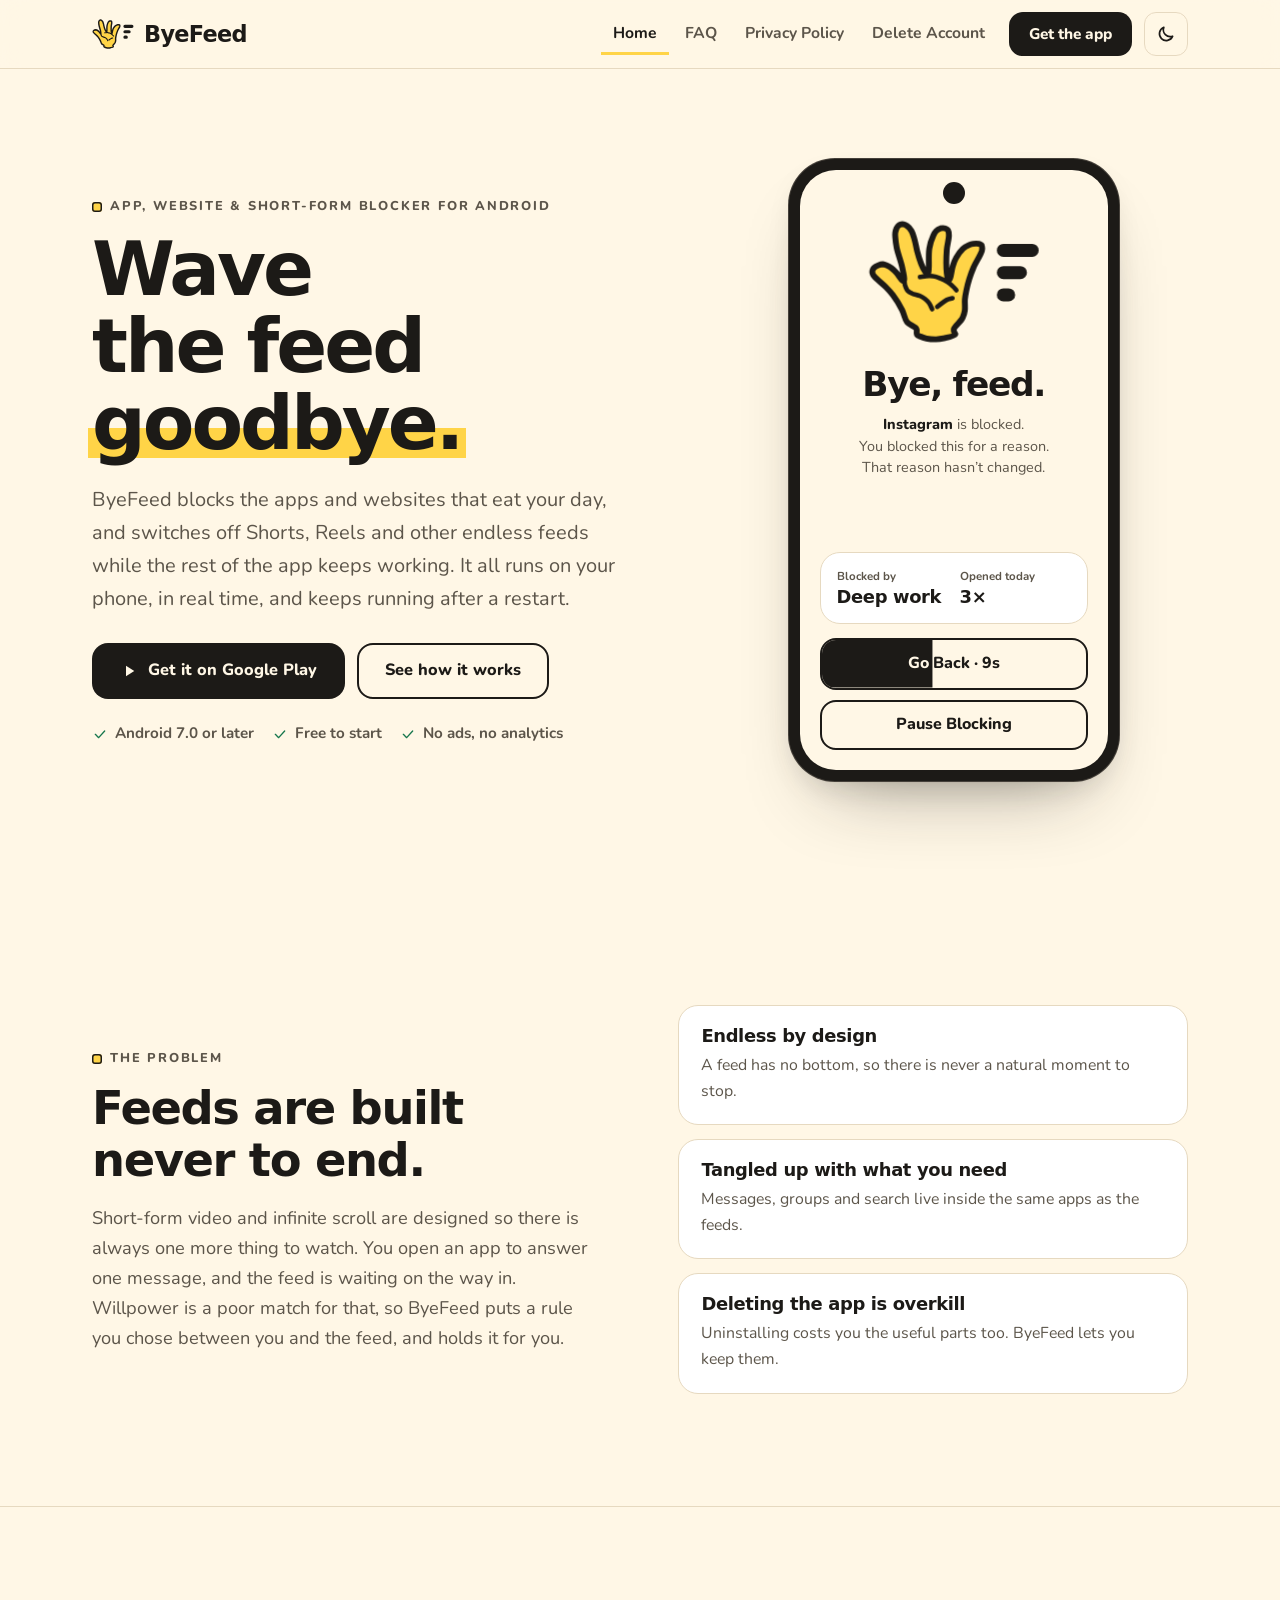
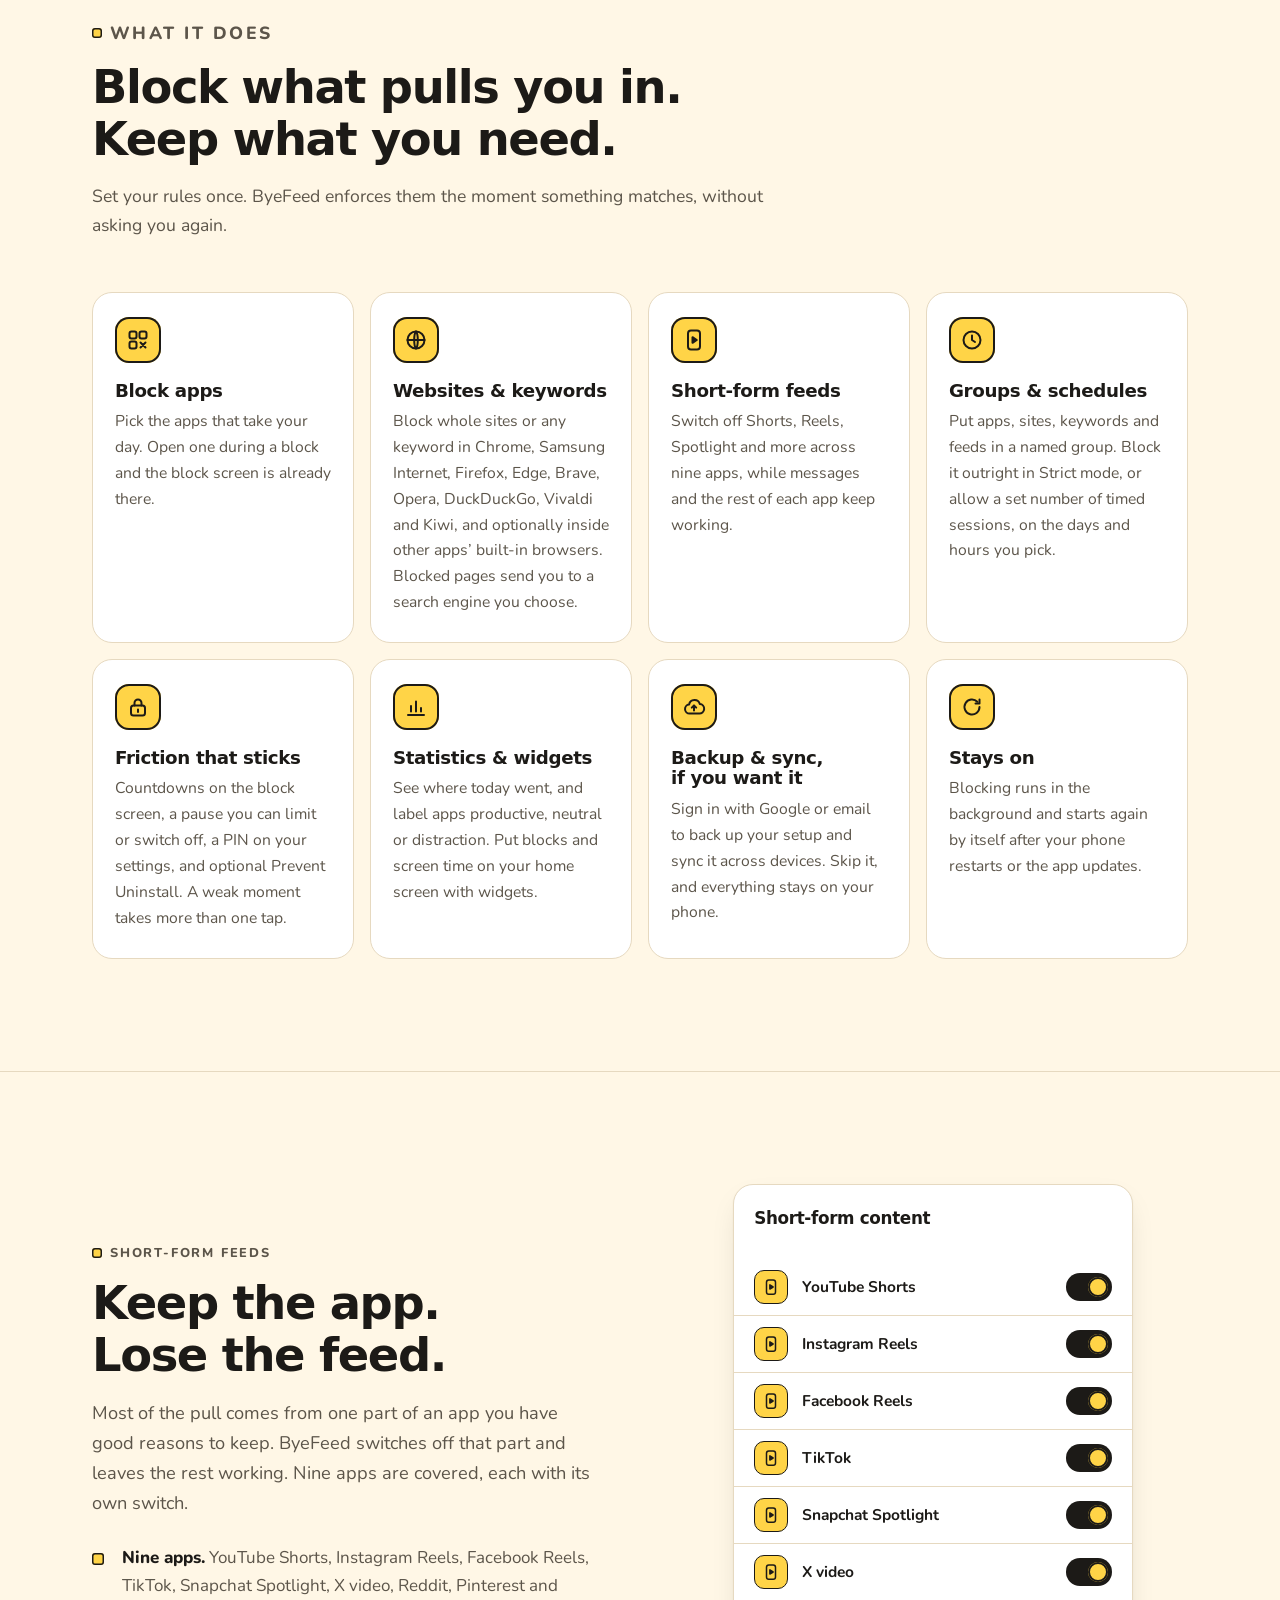
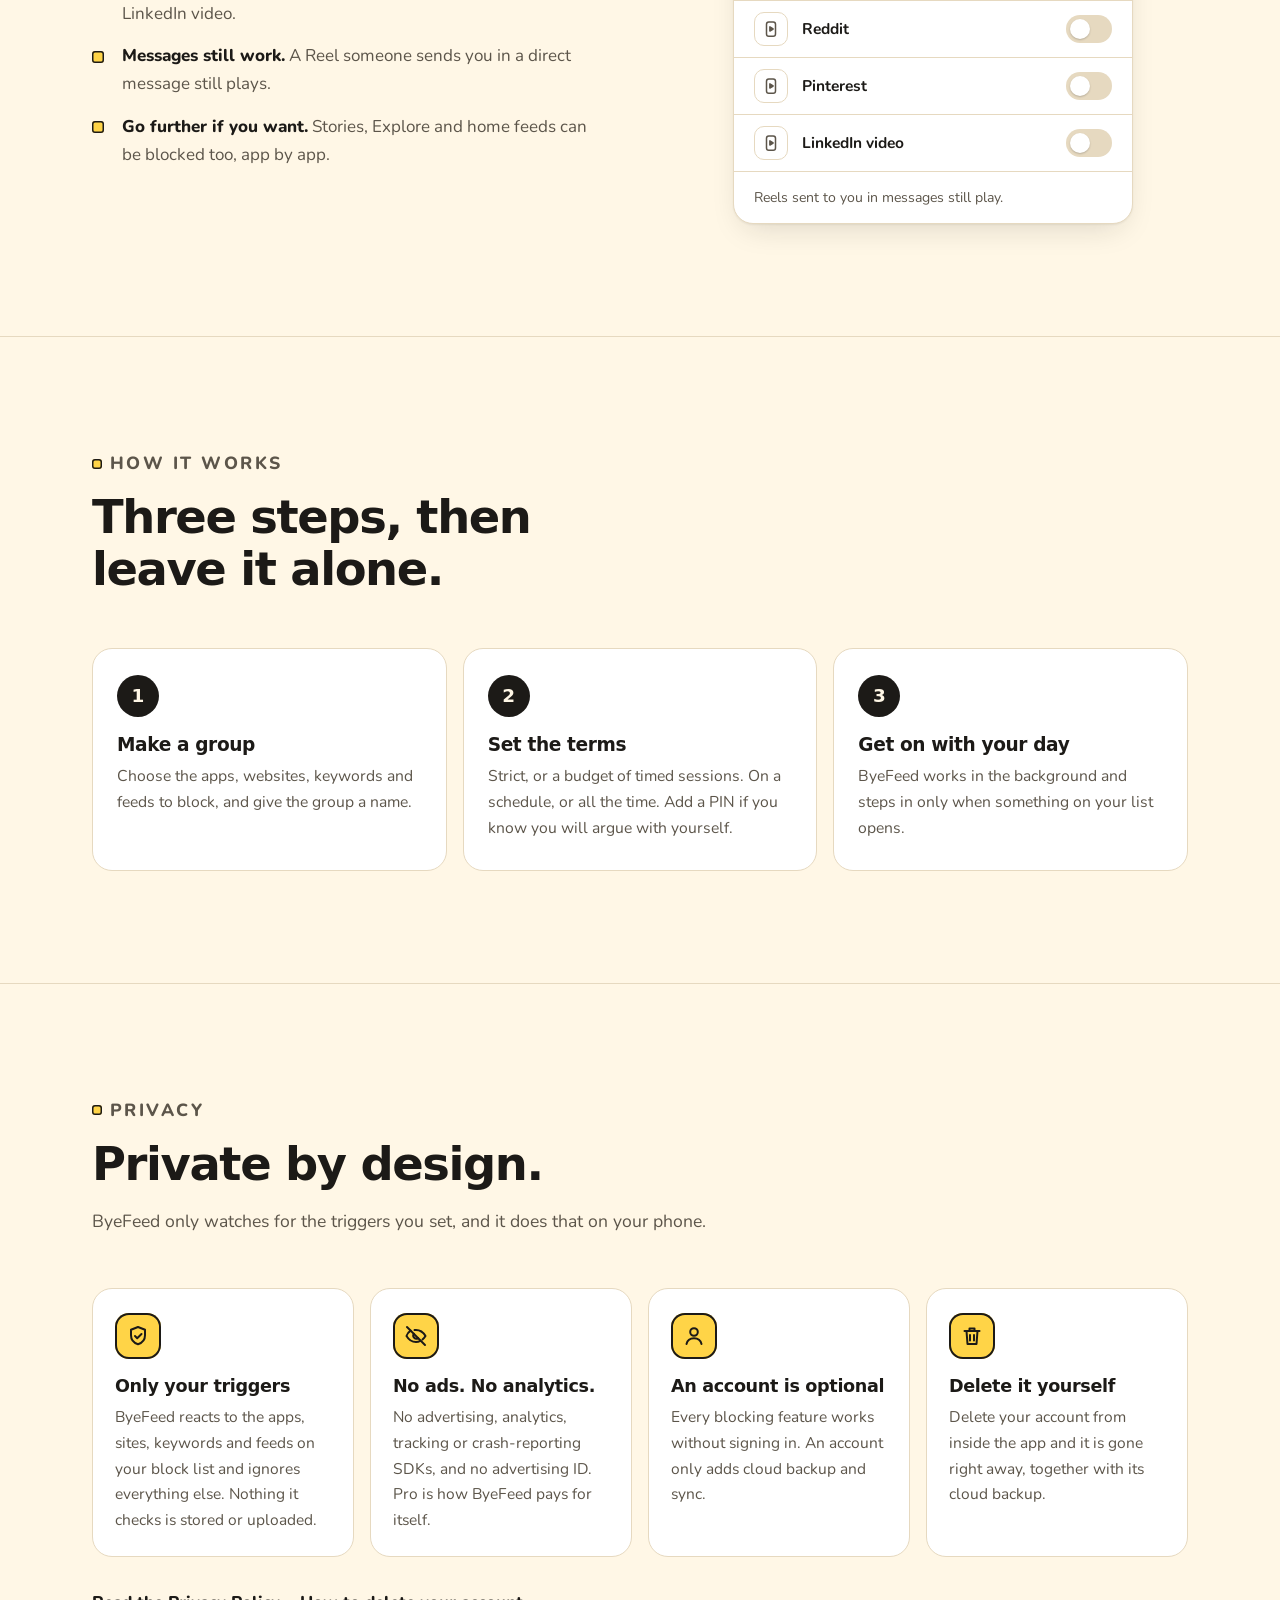
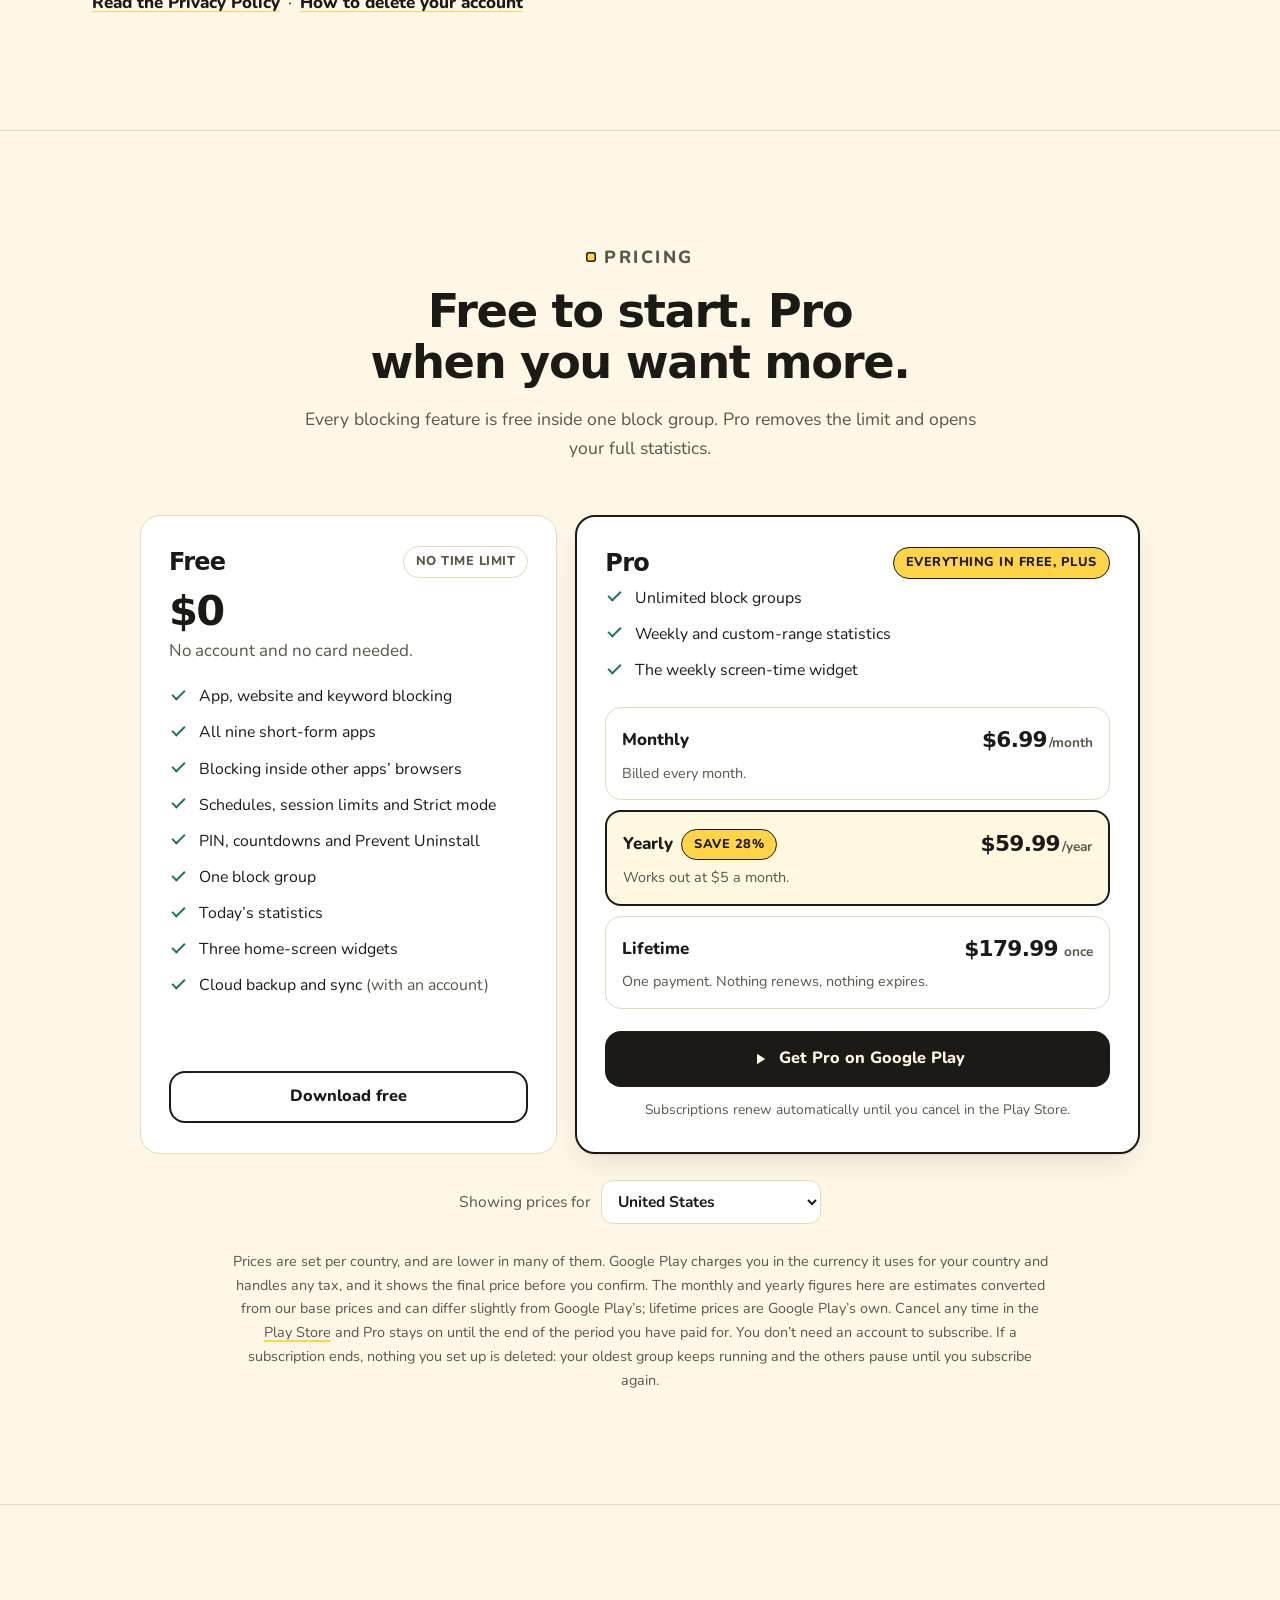
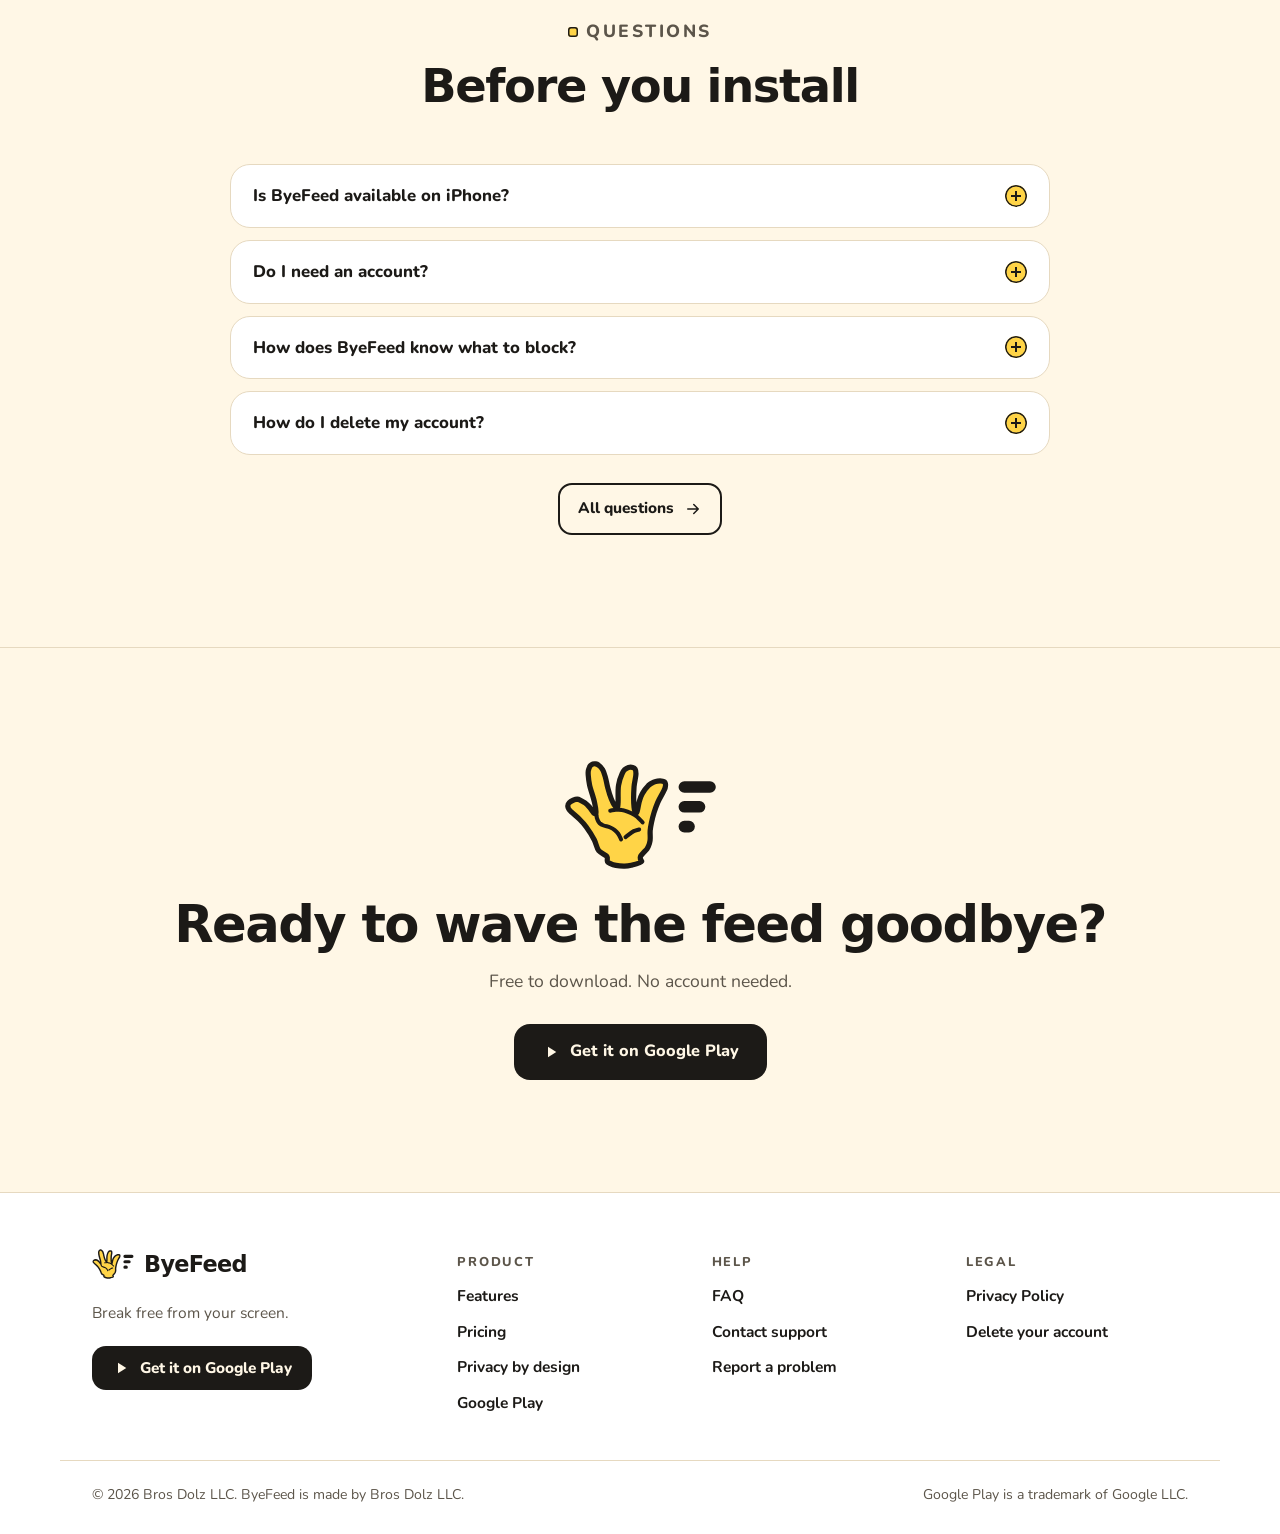
<file: index.html>
<!DOCTYPE html>
<html lang="en">
<head>
<meta charset="utf-8">
<meta name="viewport" content="width=device-width, initial-scale=1">
<title>ByeFeed | Block distracting apps, websites and short-form feeds on Android</title>
<meta name="description" content="ByeFeed blocks distracting apps and websites and switches off Shorts, Reels and other endless feeds on Android, while the rest of the app keeps working. Checks run on your phone. No ads, no analytics.">
<link rel="canonical" href="https://byefeed.app/">
<meta name="color-scheme" content="light dark">
<meta name="theme-color" content="#FFF7E6" media="(prefers-color-scheme: light)">
<meta name="theme-color" content="#1C1A17" media="(prefers-color-scheme: dark)">
<link rel="icon" href="assets/img/favicon.svg" type="image/svg+xml">
<link rel="icon" href="assets/img/icon-192.png" type="image/png" sizes="192x192">
<link rel="apple-touch-icon" href="assets/img/apple-touch-icon.png">
<link rel="preload" href="assets/fonts/sora-700.woff2" as="font" type="font/woff2" crossorigin>
<link rel="preload" href="assets/fonts/nunito-400.woff2" as="font" type="font/woff2" crossorigin>
<link rel="stylesheet" href="assets/css/site.css">
<meta property="og:type" content="website">
<meta property="og:site_name" content="ByeFeed">
<meta property="og:title" content="ByeFeed | Wave the feed goodbye">
<meta property="og:description" content="ByeFeed blocks distracting apps and websites and switches off Shorts, Reels and other endless feeds on Android, while the rest of the app keeps working. Checks run on your phone. No ads, no analytics.">
<meta property="og:url" content="https://byefeed.app/">
<meta property="og:image" content="https://byefeed.app/assets/img/og-image.png">
<meta property="og:image:width" content="1200">
<meta property="og:image:height" content="630">
<meta property="og:image:alt" content="The ByeFeed logo, a waving yellow hand, with the words Wave the feed goodbye.">
<meta property="og:locale" content="en_US">
<meta name="twitter:card" content="summary_large_image">
<meta name="twitter:title" content="ByeFeed | Wave the feed goodbye">
<meta name="twitter:description" content="ByeFeed blocks distracting apps and websites and switches off Shorts, Reels and other endless feeds on Android, while the rest of the app keeps working. Checks run on your phone. No ads, no analytics.">
<meta name="twitter:image" content="https://byefeed.app/assets/img/og-image.png">
<script type="application/ld+json">
{
  "@context": "https://schema.org",
  "@type": "SoftwareApplication",
  "name": "ByeFeed",
  "operatingSystem": "Android 7.0 or later",
  "applicationCategory": "LifestyleApplication",
  "description": "Blocks distracting apps, websites, keywords and short-form video feeds on Android.",
  "url": "https://byefeed.app/",
  "downloadUrl": "https://play.google.com/store/apps/details?id=com.byefeed.app",
  "offers": {
    "@type": "Offer",
    "price": "0",
    "priceCurrency": "USD"
  },
  "publisher": {
    "@type": "Organization",
    "name": "Bros Dolz LLC"
  }
}
</script>
<script>(function(){var d=document.documentElement,t=null;d.classList.add("js");try{t=localStorage.getItem("bf-theme")}catch(e){}if(t!=="light"&&t!=="dark")t=window.matchMedia&&matchMedia("(prefers-color-scheme: dark)").matches?"dark":"light";d.setAttribute("data-theme",t)})();</script>
<script src="assets/js/site.js" defer></script>
<script src="assets/js/pricing.js" defer></script>
</head>
<body>
<a class="skip-link" href="#main">Skip to content</a>
<svg class="sprite" aria-hidden="true" focusable="false">
  <symbol id="bf-mark" viewBox="0 0 262.8 189">
    <path d="M104.1 182.3C99.5 182.4 93.5 181.9 89.2 181C85.6 180.2 82.4 179.1 79.8 177.9C77.7 177 75.6 176.5 74.6 174.8C73.4 172.8 75.4 168.8 73.9 166.2C71.7 162.3 63.2 160.4 59.6 155.9C55.8 151 55.3 143.9 52.1 137.5C48.4 130.2 42.6 120.9 37.9 114.6C34.3 109.6 31.2 106.4 27 102.2C22 97 12.5 89.8 9.5 86.1C8.2 84.5 7.7 83.6 7.2 82.3C6.7 80.8 6.3 79.1 6.6 77.6C6.8 76.1 7.7 74.6 8.9 73.3C10.4 71.7 13.2 70.2 15.6 69.2C17.8 68.3 20.4 67.4 22.6 67.4C24.6 67.5 26.4 68.3 28.4 69.2C30.6 70.2 33 71.5 35.3 73.1C37.9 75.1 40.7 77.7 43.3 80.5C46.4 83.8 50.1 90.7 52.4 92.1C53.4 92.7 54.4 93.1 54.9 92.6C56.5 91.2 53.7 79.2 52.1 71.7C50.2 62.7 45.5 50.8 43.8 42.4C42.5 36.2 41.9 30.2 41.6 25.9C41.4 23.2 41.3 21.5 41.6 19.4C42 17.2 42.7 14.7 43.5 12.9C44 11.6 44.6 10.6 45.5 9.6C46.5 8.5 48.1 7.3 49.6 6.8C51 6.3 52.7 6.4 54.3 6.6C56 6.9 57.6 7.5 59.2 8.7C61.6 10.3 64.5 13.4 66.4 16.7C68.7 20.5 69.9 25.8 71.3 30.7C72.9 36.1 73.6 42.1 75.2 47.9C76.8 54.1 79.1 61.5 81.2 66.8C82.8 70.7 84.3 74.2 86.1 76.9C87.6 79 89.7 81.9 90.8 82C91.3 82 91.7 81.6 92 81C92.8 79.6 92.6 76.3 92.9 72.6C93.3 65.8 92.2 52 93.7 43.3C94.8 36.1 97.5 28.7 99.7 23.9C101.1 20.8 102.3 18.6 104.2 16.7C106 14.9 108.4 13.5 110.7 12.8C113 12.2 115.9 12.2 118 12.8C119.7 13.3 121.3 14.2 122.2 15.6C123.4 17.5 123.6 20.2 123.6 23.6C123.7 29.2 120.9 37.8 120.3 46.1C119.6 56.4 119.4 72.4 120.3 80.6C120.8 85.3 121.4 90.7 122.6 91.5C123 91.8 123.7 91.5 124.2 91.2C124.8 90.7 125.2 89.7 125.7 88.3C126.9 85 127.9 76.2 129.4 70.9C130.8 66.3 132 62.3 134.4 58.1C137 53.3 141.2 47.4 144.9 43.9C147.9 41.2 151.3 39.5 154.2 38.2C156.5 37.2 158.3 36.6 160.6 36.3C163.3 35.9 167.4 35.9 169.6 36.4C171 36.7 172.1 37.2 172.9 37.9C173.5 38.5 173.9 39 174.1 39.9C174.6 41.6 174.6 44.1 173.9 47.2C172.3 53.3 164.4 65 161.1 72.8C158.4 79.1 156.5 84.4 154.7 90.2C152.9 96 151.3 102.4 150.2 107.9C149.2 112.6 148.4 116.6 148 121.3C147.6 126.6 148.6 133.4 147.9 138.2C147.4 142.1 146.1 145.7 145 148.3C144.3 150 143.9 150.6 142.8 152.3C140.5 155.6 132.6 162.6 131.3 166C130.7 167.7 131 168.9 131.3 170.3C131.6 171.7 133.8 173.2 133.3 174.5C132.2 177.1 120.7 179.6 115.4 180.9C111.3 181.9 108.2 182.3 104.1 182.3Z" fill="#FFD447" stroke="#1C1A17" stroke-width="9" stroke-linejoin="round"/>
    <path d="M79.4 87.1C82.6 86.6 85.7 85.8 89 85.6C92.4 85.3 96.1 85.2 99.5 85.8C102.8 86.3 105.8 87.3 109.1 88.6C113 90.1 117.9 92.4 121.5 94.7C124.6 96.7 127.2 99 129.5 101.3C131.6 103.2 133.2 105.2 135 107.2 M56 95.6C56.1 96.9 56 98.1 56.4 99.5C57 101.5 58.4 104.7 59.4 106.4C60.1 107.5 60.6 108.1 61.5 108.9C62.9 110 64.7 111.1 67 112.1C70.2 113.6 76 114.4 79.5 116C82.5 117.3 84.8 118.7 87.1 120.5C89.4 122.3 91.4 124.3 93.1 126.7C95.1 129.4 96.4 133.1 98 136.3 M129.1 119.4C126 120.4 123.1 120.6 119.8 122.3C115.4 124.5 110.4 129.2 105.7 132.6" fill="none" stroke="#1C1A17" stroke-width="7" stroke-linecap="round"/>
    <path d="M206.8 46.4H250.8 M206.8 80.4H232.8 M206.8 114.4H214.8" fill="none" stroke="#1C1A17" style="stroke:var(--mark-bars)" stroke-width="20" stroke-linecap="round"/>
  </symbol>
  <symbol id="i-menu" viewBox="0 0 24 24" fill="none" stroke="currentColor" stroke-width="2" stroke-linecap="round" stroke-linejoin="round"><path d="M4 7h16M4 12h16M4 17h16"/></symbol>
  <symbol id="i-close" viewBox="0 0 24 24" fill="none" stroke="currentColor" stroke-width="2" stroke-linecap="round" stroke-linejoin="round"><path d="M6 6l12 12M18 6 6 18"/></symbol>
  <symbol id="i-play" viewBox="0 0 24 24" fill="none" stroke="currentColor" stroke-width="2" stroke-linecap="round" stroke-linejoin="round"><path d="M8 5v14l11-7z" fill="currentColor" stroke="none"/></symbol>
  <symbol id="i-sun" viewBox="0 0 24 24" fill="none" stroke="currentColor" stroke-width="2" stroke-linecap="round" stroke-linejoin="round"><circle cx="12" cy="12" r="4"/><path d="M12 2.5v2M12 19.5v2M4.6 4.6l1.4 1.4M18 18l1.4 1.4M2.5 12h2M19.5 12h2M4.6 19.4 6 18M18 6l1.4-1.4"/></symbol>
  <symbol id="i-moon" viewBox="0 0 24 24" fill="none" stroke="currentColor" stroke-width="2" stroke-linecap="round" stroke-linejoin="round"><path d="M20 14.6A8.2 8.2 0 0 1 9.4 4a8.2 8.2 0 1 0 10.6 10.6z"/></symbol>
  <symbol id="i-check" viewBox="0 0 24 24" fill="none" stroke="currentColor" stroke-width="2" stroke-linecap="round" stroke-linejoin="round"><path d="M5 12.5 10 17.5 19 7.5"/></symbol>
  <symbol id="i-apps" viewBox="0 0 24 24" fill="none" stroke="currentColor" stroke-width="2" stroke-linecap="round" stroke-linejoin="round"><rect x="3.5" y="3.5" width="7" height="7" rx="2"/><rect x="13.5" y="3.5" width="7" height="7" rx="2"/><rect x="3.5" y="13.5" width="7" height="7" rx="2"/><path d="m14.5 14.5 5 5m0-5-5 5"/></symbol>
  <symbol id="i-globe" viewBox="0 0 24 24" fill="none" stroke="currentColor" stroke-width="2" stroke-linecap="round" stroke-linejoin="round"><circle cx="12" cy="12" r="8.5"/><path d="M3.5 12h17M12 3.5c2.4 2.5 2.4 14.5 0 17M12 3.5c-2.4 2.5-2.4 14.5 0 17"/></symbol>
  <symbol id="i-feed" viewBox="0 0 24 24" fill="none" stroke="currentColor" stroke-width="2" stroke-linecap="round" stroke-linejoin="round"><rect x="6" y="2.5" width="12" height="19" rx="3"/><path d="M10.5 9.2v5.6l4.3-2.8z" fill="currentColor"/></symbol>
  <symbol id="i-clock" viewBox="0 0 24 24" fill="none" stroke="currentColor" stroke-width="2" stroke-linecap="round" stroke-linejoin="round"><circle cx="12" cy="12" r="8.5"/><path d="M12 7.5V12l3 2"/></symbol>
  <symbol id="i-lock" viewBox="0 0 24 24" fill="none" stroke="currentColor" stroke-width="2" stroke-linecap="round" stroke-linejoin="round"><rect x="5" y="10.5" width="14" height="10" rx="2.5"/><path d="M8.5 10.5V8a3.5 3.5 0 0 1 7 0v2.5M12 14.5v2.5"/></symbol>
  <symbol id="i-chart" viewBox="0 0 24 24" fill="none" stroke="currentColor" stroke-width="2" stroke-linecap="round" stroke-linejoin="round"><path d="M4 20h16M7 16.5V11M12 16.5V6.5M17 16.5v-3.5"/></symbol>
  <symbol id="i-cloud" viewBox="0 0 24 24" fill="none" stroke="currentColor" stroke-width="2" stroke-linecap="round" stroke-linejoin="round"><path d="M7.5 18.5a4.5 4.5 0 0 1-.4-8.98A5.5 5.5 0 0 1 17.8 9a4.75 4.75 0 0 1-.8 9.5z"/><path d="M12 15.5v-5m-2.2 2.1L12 10.4l2.2 2.2"/></symbol>
  <symbol id="i-restart" viewBox="0 0 24 24" fill="none" stroke="currentColor" stroke-width="2" stroke-linecap="round" stroke-linejoin="round"><path d="M19.5 12a7.5 7.5 0 1 1-2.2-5.3"/><path d="M19.5 4.5v4h-4"/></symbol>
  <symbol id="i-shield" viewBox="0 0 24 24" fill="none" stroke="currentColor" stroke-width="2" stroke-linecap="round" stroke-linejoin="round"><path d="M12 3 5 5.8v5.4c0 4.4 2.9 7.7 7 9 4.1-1.3 7-4.6 7-9V5.8z"/><path d="m9 12 2.2 2.2L15.5 10"/></symbol>
  <symbol id="i-eyeoff" viewBox="0 0 24 24" fill="none" stroke="currentColor" stroke-width="2" stroke-linecap="round" stroke-linejoin="round"><path d="M3 3l18 18"/><path d="M10.6 6.1A9.6 9.6 0 0 1 12 6c5 0 8.5 4.3 9.5 6-.5.8-1.5 2.2-3 3.5M6.6 6.6C4.6 7.9 3.2 9.8 2.5 12c1 1.7 4.5 6 9.5 6 1.6 0 3-.4 4.3-1.1"/><path d="M9.9 9.9a3 3 0 0 0 4.2 4.2"/></symbol>
  <symbol id="i-user" viewBox="0 0 24 24" fill="none" stroke="currentColor" stroke-width="2" stroke-linecap="round" stroke-linejoin="round"><circle cx="12" cy="8" r="3.8"/><path d="M4.5 20c.8-3.6 3.9-5.8 7.5-5.8s6.7 2.2 7.5 5.8"/></symbol>
  <symbol id="i-trash" viewBox="0 0 24 24" fill="none" stroke="currentColor" stroke-width="2" stroke-linecap="round" stroke-linejoin="round"><path d="M4.5 7h15M9.5 7V4.5h5V7M6.5 7l1 13h9l1-13"/><path d="M10 11v5.5M14 11v5.5"/></symbol>
  <symbol id="i-arrow" viewBox="0 0 24 24" fill="none" stroke="currentColor" stroke-width="2" stroke-linecap="round" stroke-linejoin="round"><path d="M5 12h14M13 6l6 6-6 6"/></symbol>
</svg>
<header class="site-header">
  <div class="wrap header-inner">
    <a class="brand" href="./"><svg class="mark" width="42" height="30" viewBox="0 0 262.8 189" aria-hidden="true" focusable="false"><use href="#bf-mark"/></svg><span class="wordmark">ByeFeed</span><span class="sr-only"> home</span></a>
    <nav class="site-nav" id="site-menu" aria-label="Main">
      <ul>
        <li><a href="./" aria-current="page">Home</a></li>
        <li><a href="faq/">FAQ</a></li>
        <li><a href="privacy/">Privacy Policy</a></li>
        <li><a href="delete-account/">Delete Account</a></li>
        <li class="nav-cta-item"><a class="btn btn-primary btn-sm" href="https://play.google.com/store/apps/details?id=com.byefeed.app">Get the app</a></li>
      </ul>
    </nav>
    <div class="header-actions">
      <button class="theme-toggle" type="button" aria-pressed="false" title="Switch to dark theme">
        <span class="sr-only">Dark theme</span>
        <svg class="icon-moon" aria-hidden="true" focusable="false"><use href="#i-moon"/></svg>
        <svg class="icon-sun" aria-hidden="true" focusable="false"><use href="#i-sun"/></svg>
      </button>
      <button class="nav-toggle" type="button" aria-expanded="false" aria-controls="site-menu">
        <span class="sr-only">Menu</span>
        <svg class="icon-open" aria-hidden="true" focusable="false"><use href="#i-menu"/></svg>
        <svg class="icon-close" aria-hidden="true" focusable="false"><use href="#i-close"/></svg>
      </button>
    </div>
  </div>
</header>
<main id="main">

  <!-- Hero -->
  <section class="hero" aria-labelledby="hero-title">
    <div class="wrap hero-grid">
      <div class="hero-copy">
        <p class="eyebrow">App, website &amp; short-form blocker for Android</p>
        <h1 class="hero-title" id="hero-title">Wave the feed <span class="hl">goodbye.</span></h1>
        <p class="hero-sub">
          ByeFeed blocks the apps and websites that eat your day, and switches off
          Shorts, Reels and other endless feeds while the rest of the app keeps
          working. It all runs on your phone, in real time, and keeps running
          after a restart.
        </p>
        <div class="cta-row">
          <a class="btn btn-primary" href="https://play.google.com/store/apps/details?id=com.byefeed.app"><svg aria-hidden="true" focusable="false"><use href="#i-play"/></svg> Get it on Google Play</a>
          <a class="btn btn-outline" href="#how">See how it works</a>
        </div>
        <ul class="hero-note">
          <li><svg aria-hidden="true" focusable="false"><use href="#i-check"/></svg> Android 7.0 or later</li>
          <li><svg aria-hidden="true" focusable="false"><use href="#i-check"/></svg> Free to start</li>
          <li><svg aria-hidden="true" focusable="false"><use href="#i-check"/></svg> No ads, no analytics</li>
        </ul>
      </div>

      <div class="hero-visual">
        <div class="phone" role="img" aria-label="ByeFeed's block screen. A waving hand above the headline Bye, feed. Instagram is blocked. It was blocked by the group Deep work and has been opened 3 times today. Below are a Go Back button counting down from 9 seconds and a Pause Blocking button.">
          <div class="phone-screen" aria-hidden="true">
            <div class="bs-moment">
              <svg class="bs-mark wave" viewBox="0 0 262.8 189" aria-hidden="true" focusable="false">
                <g class="wave-bars"><path d="M206.8 46.4H250.8 M206.8 80.4H232.8 M206.8 114.4H214.8" fill="none" style="stroke:var(--mark-bars)" stroke-width="20" stroke-linecap="round"/></g>
                <g class="wave-hand">
                  <path d="M104.1 182.3C99.5 182.4 93.5 181.9 89.2 181C85.6 180.2 82.4 179.1 79.8 177.9C77.7 177 75.6 176.5 74.6 174.8C73.4 172.8 75.4 168.8 73.9 166.2C71.7 162.3 63.2 160.4 59.6 155.9C55.8 151 55.3 143.9 52.1 137.5C48.4 130.2 42.6 120.9 37.9 114.6C34.3 109.6 31.2 106.4 27 102.2C22 97 12.5 89.8 9.5 86.1C8.2 84.5 7.7 83.6 7.2 82.3C6.7 80.8 6.3 79.1 6.6 77.6C6.8 76.1 7.7 74.6 8.9 73.3C10.4 71.7 13.2 70.2 15.6 69.2C17.8 68.3 20.4 67.4 22.6 67.4C24.6 67.5 26.4 68.3 28.4 69.2C30.6 70.2 33 71.5 35.3 73.1C37.9 75.1 40.7 77.7 43.3 80.5C46.4 83.8 50.1 90.7 52.4 92.1C53.4 92.7 54.4 93.1 54.9 92.6C56.5 91.2 53.7 79.2 52.1 71.7C50.2 62.7 45.5 50.8 43.8 42.4C42.5 36.2 41.9 30.2 41.6 25.9C41.4 23.2 41.3 21.5 41.6 19.4C42 17.2 42.7 14.7 43.5 12.9C44 11.6 44.6 10.6 45.5 9.6C46.5 8.5 48.1 7.3 49.6 6.8C51 6.3 52.7 6.4 54.3 6.6C56 6.9 57.6 7.5 59.2 8.7C61.6 10.3 64.5 13.4 66.4 16.7C68.7 20.5 69.9 25.8 71.3 30.7C72.9 36.1 73.6 42.1 75.2 47.9C76.8 54.1 79.1 61.5 81.2 66.8C82.8 70.7 84.3 74.2 86.1 76.9C87.6 79 89.7 81.9 90.8 82C91.3 82 91.7 81.6 92 81C92.8 79.6 92.6 76.3 92.9 72.6C93.3 65.8 92.2 52 93.7 43.3C94.8 36.1 97.5 28.7 99.7 23.9C101.1 20.8 102.3 18.6 104.2 16.7C106 14.9 108.4 13.5 110.7 12.8C113 12.2 115.9 12.2 118 12.8C119.7 13.3 121.3 14.2 122.2 15.6C123.4 17.5 123.6 20.2 123.6 23.6C123.7 29.2 120.9 37.8 120.3 46.1C119.6 56.4 119.4 72.4 120.3 80.6C120.8 85.3 121.4 90.7 122.6 91.5C123 91.8 123.7 91.5 124.2 91.2C124.8 90.7 125.2 89.7 125.7 88.3C126.9 85 127.9 76.2 129.4 70.9C130.8 66.3 132 62.3 134.4 58.1C137 53.3 141.2 47.4 144.9 43.9C147.9 41.2 151.3 39.5 154.2 38.2C156.5 37.2 158.3 36.6 160.6 36.3C163.3 35.9 167.4 35.9 169.6 36.4C171 36.7 172.1 37.2 172.9 37.9C173.5 38.5 173.9 39 174.1 39.9C174.6 41.6 174.6 44.1 173.9 47.2C172.3 53.3 164.4 65 161.1 72.8C158.4 79.1 156.5 84.4 154.7 90.2C152.9 96 151.3 102.4 150.2 107.9C149.2 112.6 148.4 116.6 148 121.3C147.6 126.6 148.6 133.4 147.9 138.2C147.4 142.1 146.1 145.7 145 148.3C144.3 150 143.9 150.6 142.8 152.3C140.5 155.6 132.6 162.6 131.3 166C130.7 167.7 131 168.9 131.3 170.3C131.6 171.7 133.8 173.2 133.3 174.5C132.2 177.1 120.7 179.6 115.4 180.9C111.3 181.9 108.2 182.3 104.1 182.3Z" fill="#FFD447" stroke="#1C1A17" stroke-width="9" stroke-linejoin="round"/>
                  <path d="M79.4 87.1C82.6 86.6 85.7 85.8 89 85.6C92.4 85.3 96.1 85.2 99.5 85.8C102.8 86.3 105.8 87.3 109.1 88.6C113 90.1 117.9 92.4 121.5 94.7C124.6 96.7 127.2 99 129.5 101.3C131.6 103.2 133.2 105.2 135 107.2 M56 95.6C56.1 96.9 56 98.1 56.4 99.5C57 101.5 58.4 104.7 59.4 106.4C60.1 107.5 60.6 108.1 61.5 108.9C62.9 110 64.7 111.1 67 112.1C70.2 113.6 76 114.4 79.5 116C82.5 117.3 84.8 118.7 87.1 120.5C89.4 122.3 91.4 124.3 93.1 126.7C95.1 129.4 96.4 133.1 98 136.3 M129.1 119.4C126 120.4 123.1 120.6 119.8 122.3C115.4 124.5 110.4 129.2 105.7 132.6" fill="none" stroke="#1C1A17" stroke-width="7" stroke-linecap="round"/>
                </g>
              </svg>
              <p class="bs-title">Bye, feed.</p>
              <p class="bs-copy"><b>Instagram</b> is blocked.<br>You blocked this for a reason.<br>That reason hasn&rsquo;t changed.</p>
            </div>
            <div class="bs-decision">
              <div class="facts">
                <div><span class="fact-label">Blocked by</span><span class="fact-value">Deep work</span></div>
                <div><span class="fact-label">Opened today</span><span class="fact-value">3&times;</span></div>
              </div>
              <div class="charge">
                <span class="charge-fill"></span>
                <span class="charge-label">Go Back &middot; 9s</span>
                <span class="charge-label on">Go Back &middot; 9s</span>
              </div>
              <div class="ghost-btn">Pause Blocking</div>
            </div>
          </div>
        </div>
      </div>
    </div>
  </section>

  <!-- The problem -->
  <section class="band" aria-labelledby="problem-title">
    <div class="wrap split">
      <div>
        <p class="eyebrow">The problem</p>
        <h2 class="section-title" id="problem-title">Feeds are built never to end.</h2>
        <p class="lede">
          Short-form video and infinite scroll are designed so there is always one
          more thing to watch. You open an app to answer one message, and the feed
          is waiting on the way in. Willpower is a poor match for that, so ByeFeed
          puts a rule you chose between you and the feed, and holds it for you.
        </p>
      </div>
      <ul class="points">
        <li>
          <h3>Endless by design</h3>
          <p>A feed has no bottom, so there is never a natural moment to stop.</p>
        </li>
        <li>
          <h3>Tangled up with what you need</h3>
          <p>Messages, groups and search live inside the same apps as the feeds.</p>
        </li>
        <li>
          <h3>Deleting the app is overkill</h3>
          <p>Uninstalling costs you the useful parts too. ByeFeed lets you keep them.</p>
        </li>
      </ul>
    </div>
  </section>

  <!-- Features -->
  <section class="band" id="features" aria-labelledby="features-title">
    <div class="wrap">
      <div class="section-head">
        <p class="eyebrow">What it does</p>
        <h2 class="section-title" id="features-title">Block what pulls you in. Keep what you need.</h2>
        <p>Set your rules once. ByeFeed enforces them the moment something matches, without asking you again.</p>
      </div>
      <ul class="features">
        <li class="card feature">
          <span class="ico"><svg aria-hidden="true" focusable="false"><use href="#i-apps"/></svg></span>
          <h3>Block apps</h3>
          <p>Pick the apps that take your day. Open one during a block and the block screen is already there.</p>
        </li>
        <li class="card feature">
          <span class="ico"><svg aria-hidden="true" focusable="false"><use href="#i-globe"/></svg></span>
          <h3>Websites &amp; keywords</h3>
          <p>Block whole sites or any keyword in Chrome, Samsung Internet, Firefox, Edge, Brave, Opera, DuckDuckGo, Vivaldi and Kiwi, and optionally inside other apps&rsquo; built-in browsers. Blocked pages send you to a search engine you choose.</p>
        </li>
        <li class="card feature">
          <span class="ico"><svg aria-hidden="true" focusable="false"><use href="#i-feed"/></svg></span>
          <h3>Short-form feeds</h3>
          <p>Switch off Shorts, Reels, Spotlight and more across nine apps, while messages and the rest of each app keep working.</p>
        </li>
        <li class="card feature">
          <span class="ico"><svg aria-hidden="true" focusable="false"><use href="#i-clock"/></svg></span>
          <h3>Groups &amp; schedules</h3>
          <p>Put apps, sites, keywords and feeds in a named group. Block it outright in Strict mode, or allow a set number of timed sessions, on the days and hours you pick.</p>
        </li>
        <li class="card feature">
          <span class="ico"><svg aria-hidden="true" focusable="false"><use href="#i-lock"/></svg></span>
          <h3>Friction that sticks</h3>
          <p>Countdowns on the block screen, a pause you can limit or switch off, a PIN on your settings, and optional Prevent Uninstall. A weak moment takes more than one tap.</p>
        </li>
        <li class="card feature">
          <span class="ico"><svg aria-hidden="true" focusable="false"><use href="#i-chart"/></svg></span>
          <h3>Statistics &amp; widgets</h3>
          <p>See where today went, and label apps productive, neutral or distraction. Put blocks and screen time on your home screen with widgets.</p>
        </li>
        <li class="card feature">
          <span class="ico"><svg aria-hidden="true" focusable="false"><use href="#i-cloud"/></svg></span>
          <h3>Backup &amp; sync, if you want it</h3>
          <p>Sign in with Google or email to back up your setup and sync it across devices. Skip it, and everything stays on your phone.</p>
        </li>
        <li class="card feature">
          <span class="ico"><svg aria-hidden="true" focusable="false"><use href="#i-restart"/></svg></span>
          <h3>Stays on</h3>
          <p>Blocking runs in the background and starts again by itself after your phone restarts or the app updates.</p>
        </li>
      </ul>
    </div>
  </section>

  <!-- Short-form feeds -->
  <section class="band" id="feeds" aria-labelledby="feeds-title">
    <div class="wrap split">
      <div>
        <p class="eyebrow">Short-form feeds</p>
        <h2 class="section-title" id="feeds-title">Keep the app. Lose the feed.</h2>
        <p class="lede">
          Most of the pull comes from one part of an app you have good reasons to
          keep. ByeFeed switches off that part and leaves the rest working. Nine
          apps are covered, each with its own switch.
        </p>
        <ul class="feed-list">
          <li><strong>Nine apps.</strong> YouTube Shorts, Instagram Reels, Facebook Reels, TikTok, Snapchat Spotlight, X video, Reddit, Pinterest and LinkedIn video.</li>
          <li><strong>Messages still work.</strong> A Reel someone sends you in a direct message still plays.</li>
          <li><strong>Go further if you want.</strong> Stories, Explore and home feeds can be blocked too, app by app.</li>
        </ul>
      </div>
      <div class="split-media">
        <div class="card feeds" role="img" aria-label="ByeFeed's short-form settings: a list of nine apps, each with its own switch. Six are switched on and three are off.">
          <div aria-hidden="true">
            <p class="feeds-title">Short-form content</p>
            <div class="feed-row on"><span class="feed-tile"><svg aria-hidden="true" focusable="false"><use href="#i-feed"/></svg></span><span class="feed-name">YouTube Shorts</span><span class="toggle"></span></div>
            <div class="feed-row on"><span class="feed-tile"><svg aria-hidden="true" focusable="false"><use href="#i-feed"/></svg></span><span class="feed-name">Instagram Reels</span><span class="toggle"></span></div>
            <div class="feed-row on"><span class="feed-tile"><svg aria-hidden="true" focusable="false"><use href="#i-feed"/></svg></span><span class="feed-name">Facebook Reels</span><span class="toggle"></span></div>
            <div class="feed-row on"><span class="feed-tile"><svg aria-hidden="true" focusable="false"><use href="#i-feed"/></svg></span><span class="feed-name">TikTok</span><span class="toggle"></span></div>
            <div class="feed-row on"><span class="feed-tile"><svg aria-hidden="true" focusable="false"><use href="#i-feed"/></svg></span><span class="feed-name">Snapchat Spotlight</span><span class="toggle"></span></div>
            <div class="feed-row on"><span class="feed-tile"><svg aria-hidden="true" focusable="false"><use href="#i-feed"/></svg></span><span class="feed-name">X video</span><span class="toggle"></span></div>
            <div class="feed-row"><span class="feed-tile"><svg aria-hidden="true" focusable="false"><use href="#i-feed"/></svg></span><span class="feed-name">Reddit</span><span class="toggle"></span></div>
            <div class="feed-row"><span class="feed-tile"><svg aria-hidden="true" focusable="false"><use href="#i-feed"/></svg></span><span class="feed-name">Pinterest</span><span class="toggle"></span></div>
            <div class="feed-row"><span class="feed-tile"><svg aria-hidden="true" focusable="false"><use href="#i-feed"/></svg></span><span class="feed-name">LinkedIn video</span><span class="toggle"></span></div>
            <p class="feeds-foot">Reels sent to you in messages still play.</p>
          </div>
        </div>
      </div>
    </div>
  </section>

  <!-- How it works -->
  <section class="band" id="how" aria-labelledby="how-title">
    <div class="wrap">
      <div class="section-head">
        <p class="eyebrow">How it works</p>
        <h2 class="section-title" id="how-title">Three steps, then leave it alone.</h2>
      </div>
      <ol class="steps">
        <li class="card step">
          <h3>Make a group</h3>
          <p>Choose the apps, websites, keywords and feeds to block, and give the group a name.</p>
        </li>
        <li class="card step">
          <h3>Set the terms</h3>
          <p>Strict, or a budget of timed sessions. On a schedule, or all the time. Add a PIN if you know you will argue with yourself.</p>
        </li>
        <li class="card step">
          <h3>Get on with your day</h3>
          <p>ByeFeed works in the background and steps in only when something on your list opens.</p>
        </li>
      </ol>
    </div>
  </section>

  <!-- Privacy -->
  <section class="band band-contrast" id="privacy" aria-labelledby="privacy-title">
    <div class="wrap">
      <div class="section-head">
        <p class="eyebrow">Privacy</p>
        <h2 class="section-title" id="privacy-title">Private by design.</h2>
        <p>ByeFeed only watches for the triggers you set, and it does that on your phone.</p>
      </div>
      <ul class="privacy-grid">
        <li class="card privacy-item">
          <span class="ico"><svg aria-hidden="true" focusable="false"><use href="#i-shield"/></svg></span>
          <h3>Only your triggers</h3>
          <p>ByeFeed reacts to the apps, sites, keywords and feeds on your block list and ignores everything else. Nothing it checks is stored or uploaded.</p>
        </li>
        <li class="card privacy-item">
          <span class="ico"><svg aria-hidden="true" focusable="false"><use href="#i-eyeoff"/></svg></span>
          <h3>No ads. No analytics.</h3>
          <p>No advertising, analytics, tracking or crash-reporting SDKs, and no advertising ID. Pro is how ByeFeed pays for itself.</p>
        </li>
        <li class="card privacy-item">
          <span class="ico"><svg aria-hidden="true" focusable="false"><use href="#i-user"/></svg></span>
          <h3>An account is optional</h3>
          <p>Every blocking feature works without signing in. An account only adds cloud backup and sync.</p>
        </li>
        <li class="card privacy-item">
          <span class="ico"><svg aria-hidden="true" focusable="false"><use href="#i-trash"/></svg></span>
          <h3>Delete it yourself</h3>
          <p>Delete your account from inside the app and it is gone right away, together with its cloud backup.</p>
        </li>
      </ul>
      <p class="band-foot"><a class="text-link" href="privacy/index.html">Read the Privacy Policy</a> &nbsp;&middot;&nbsp; <a class="text-link" href="delete-account/index.html">How to delete your account</a></p>
    </div>
  </section>

  <!-- Pricing -->
  <section class="band" id="pricing" aria-labelledby="pricing-title">
    <div class="wrap">
      <div class="section-head center">
        <p class="eyebrow">Pricing</p>
        <h2 class="section-title" id="pricing-title">Free to start. Pro when you want more.</h2>
        <p>Every blocking feature is free inside one block group. Pro removes the limit and opens your full statistics.</p>
      </div>

      <div class="pricing-grid">
        <article class="card plan" aria-labelledby="plan-free">
          <div class="plan-head">
            <h3 class="plan-name" id="plan-free">Free</h3>
            <span class="chip">No time limit</span>
          </div>
          <p class="price-free"><span data-price-zero>$0</span></p>
          <p class="plan-lead">No account and no card needed.</p>
          <ul class="checks">
            <li>App, website and keyword blocking</li>
            <li>All nine short-form apps</li>
            <li>Blocking inside other apps&rsquo; browsers</li>
            <li>Schedules, session limits and Strict mode</li>
            <li>PIN, countdowns and Prevent Uninstall</li>
            <li>One block group</li>
            <li>Today&rsquo;s statistics</li>
            <li>Three home-screen widgets</li>
            <li>Cloud backup and sync <span class="muted">(with an account)</span></li>
          </ul>
          <a class="btn btn-outline" href="https://play.google.com/store/apps/details?id=com.byefeed.app">Download free</a>
        </article>

        <article class="card plan plan-pro" aria-labelledby="plan-pro">
          <div class="plan-head">
            <h3 class="plan-name" id="plan-pro">Pro</h3>
            <span class="chip chip-brand">Everything in Free, plus</span>
          </div>
          <ul class="checks">
            <li>Unlimited block groups</li>
            <li>Weekly and custom-range statistics</li>
            <li>The weekly screen-time widget</li>
          </ul>
          <ul class="plan-options" aria-label="Pro plans">
            <li class="option">
              <span class="option-name">Monthly</span>
              <span class="option-price"><span data-price-monthly>$6.99</span><small>/month</small></span>
              <span class="option-note">Billed every month.</span>
            </li>
            <li class="option option-best">
              <span class="option-name">Yearly <span class="chip chip-brand save" data-price-save>Save 28%</span></span>
              <span class="option-price"><span data-price-yearly>$59.99</span><small>/year</small></span>
              <span class="option-note">Works out at <span data-price-effective>$5.00</span> a month.</span>
            </li>
            <li class="option">
              <span class="option-name">Lifetime</span>
              <span class="option-price"><span data-price-lifetime>$179.99</span><small> once</small></span>
              <span class="option-note">One payment. Nothing renews, nothing expires.</span>
            </li>
          </ul>
          <a class="btn btn-primary" href="https://play.google.com/store/apps/details?id=com.byefeed.app"><svg aria-hidden="true" focusable="false"><use href="#i-play"/></svg> Get Pro on Google Play</a>
          <p class="plan-fine">Subscriptions renew automatically until you cancel in the Play Store.</p>
        </article>
      </div>

      <p class="price-country">
        <span data-price-static>Prices shown for <strong data-price-country>United States</strong>.</span>
        <span data-price-picker hidden></span>
      </p>

      <p class="fine-print">
        Prices are set per country, and are lower in many of them. Google Play
        charges you in the currency it uses for your country and handles any
        tax, and it shows the final price before you confirm. The monthly and
        yearly figures here are estimates converted from our base prices and can
        differ slightly from Google Play&rsquo;s; lifetime prices are Google
        Play&rsquo;s own. Cancel any time in the
        <a href="https://play.google.com/store/account/subscriptions">Play Store</a>
        and Pro stays on until the end of the period you have paid for. You don&rsquo;t
        need an account to subscribe. If a subscription ends, nothing you set up is
        deleted: your oldest group keeps running and the others pause until you
        subscribe again.
      </p>
    </div>
  </section>

  <!-- FAQ teaser -->
  <section class="band" aria-labelledby="faq-title">
    <div class="wrap">
      <div class="section-head center">
        <p class="eyebrow">Questions</p>
        <h2 class="section-title" id="faq-title">Before you install</h2>
      </div>
      <div class="faq-list">
        <details class="faq-item">
          <summary>Is ByeFeed available on iPhone?</summary>
          <div class="answer">
            <p>Not at the moment. ByeFeed is Android only (Android 7.0 or later), and there is no App Store version.</p>
          </div>
        </details>
        <details class="faq-item">
          <summary>Do I need an account?</summary>
          <div class="answer">
            <p>No. Choose <strong>Continue without an account</strong> during setup and every blocking feature still works. Nothing is created on our servers and your setup stays on your phone. An account only adds cloud backup and sync across devices.</p>
          </div>
        </details>
        <details class="faq-item">
          <summary>How does ByeFeed know what to block?</summary>
          <div class="answer">
            <p>It watches only for the triggers you set: a blocked app opening, a blocked site or keyword in your browser, or a short-form feed you switched off. Everything else is ignored, and the check happens on your phone without storing anything. <a href="faq/index.html#detection">Exactly how it works</a>.</p>
          </div>
        </details>
        <details class="faq-item">
          <summary>How do I delete my account?</summary>
          <div class="answer">
            <p>In the app, open <strong>Settings</strong>, tap your account under <strong>Account</strong>, then <strong>Delete account</strong>. It takes effect immediately and removes your cloud backup. The <a href="delete-account/index.html">Delete Account page</a> covers every case, including what to do if you can&rsquo;t open the app.</p>
          </div>
        </details>
      </div>
      <p class="more-link"><a class="btn btn-outline btn-sm" href="faq/index.html">All questions <svg aria-hidden="true" focusable="false"><use href="#i-arrow"/></svg></a></p>
    </div>
  </section>

  <!-- Closing call to action -->
  <section class="band band-contrast closer" aria-labelledby="closer-title">
    <div class="wrap">
      <svg class="mark" width="153" height="110" viewBox="0 0 262.8 189" aria-hidden="true" focusable="false"><use href="#bf-mark"/></svg>
      <h2 id="closer-title">Ready to wave the feed goodbye?</h2>
      <p>Free to download. No account needed.</p>
      <div class="cta-row">
        <a class="btn btn-primary" href="https://play.google.com/store/apps/details?id=com.byefeed.app"><svg aria-hidden="true" focusable="false"><use href="#i-play"/></svg> Get it on Google Play</a>
      </div>
    </div>
  </section>

</main>
<footer class="site-footer">
  <div class="wrap footer-grid">
    <div class="footer-brand">
      <a class="brand" href="index.html"><svg class="mark" width="42" height="30" viewBox="0 0 262.8 189" aria-hidden="true" focusable="false"><use href="#bf-mark"/></svg><span class="wordmark">ByeFeed</span><span class="sr-only"> home</span></a>
      <p>Break free from your screen.</p>
      <a class="btn btn-primary btn-sm" href="https://play.google.com/store/apps/details?id=com.byefeed.app"><svg aria-hidden="true" focusable="false"><use href="#i-play"/></svg> Get it on Google Play</a>
    </div>
    <nav aria-labelledby="f-product">
      <h2 class="footer-title" id="f-product">Product</h2>
      <ul class="footer-links">
        <li><a href="#features">Features</a></li>
        <li><a href="#pricing">Pricing</a></li>
        <li><a href="#privacy">Privacy by design</a></li>
        <li><a href="https://play.google.com/store/apps/details?id=com.byefeed.app">Google Play</a></li>
      </ul>
    </nav>
    <nav aria-labelledby="f-help">
      <h2 class="footer-title" id="f-help">Help</h2>
      <ul class="footer-links">
        <li><a href="faq/index.html">FAQ</a></li>
        <li><a href="mailto:support@brosdolz.com">Contact support</a></li>
        <li><a href="faq/index.html#report-a-bug">Report a problem</a></li>
      </ul>
    </nav>
    <nav aria-labelledby="f-legal">
      <h2 class="footer-title" id="f-legal">Legal</h2>
      <ul class="footer-links">
        <li><a href="privacy/index.html">Privacy Policy</a></li>
        <li><a href="delete-account/index.html">Delete your account</a></li>
      </ul>
    </nav>
  </div>
  <div class="wrap footer-bottom">
    <p>&copy; <span data-year>2026</span> Bros Dolz LLC. ByeFeed is made by Bros Dolz LLC.</p>
    <p>Google Play is a trademark of Google LLC.</p>
  </div>
</footer>
</body>
</html>
</file>
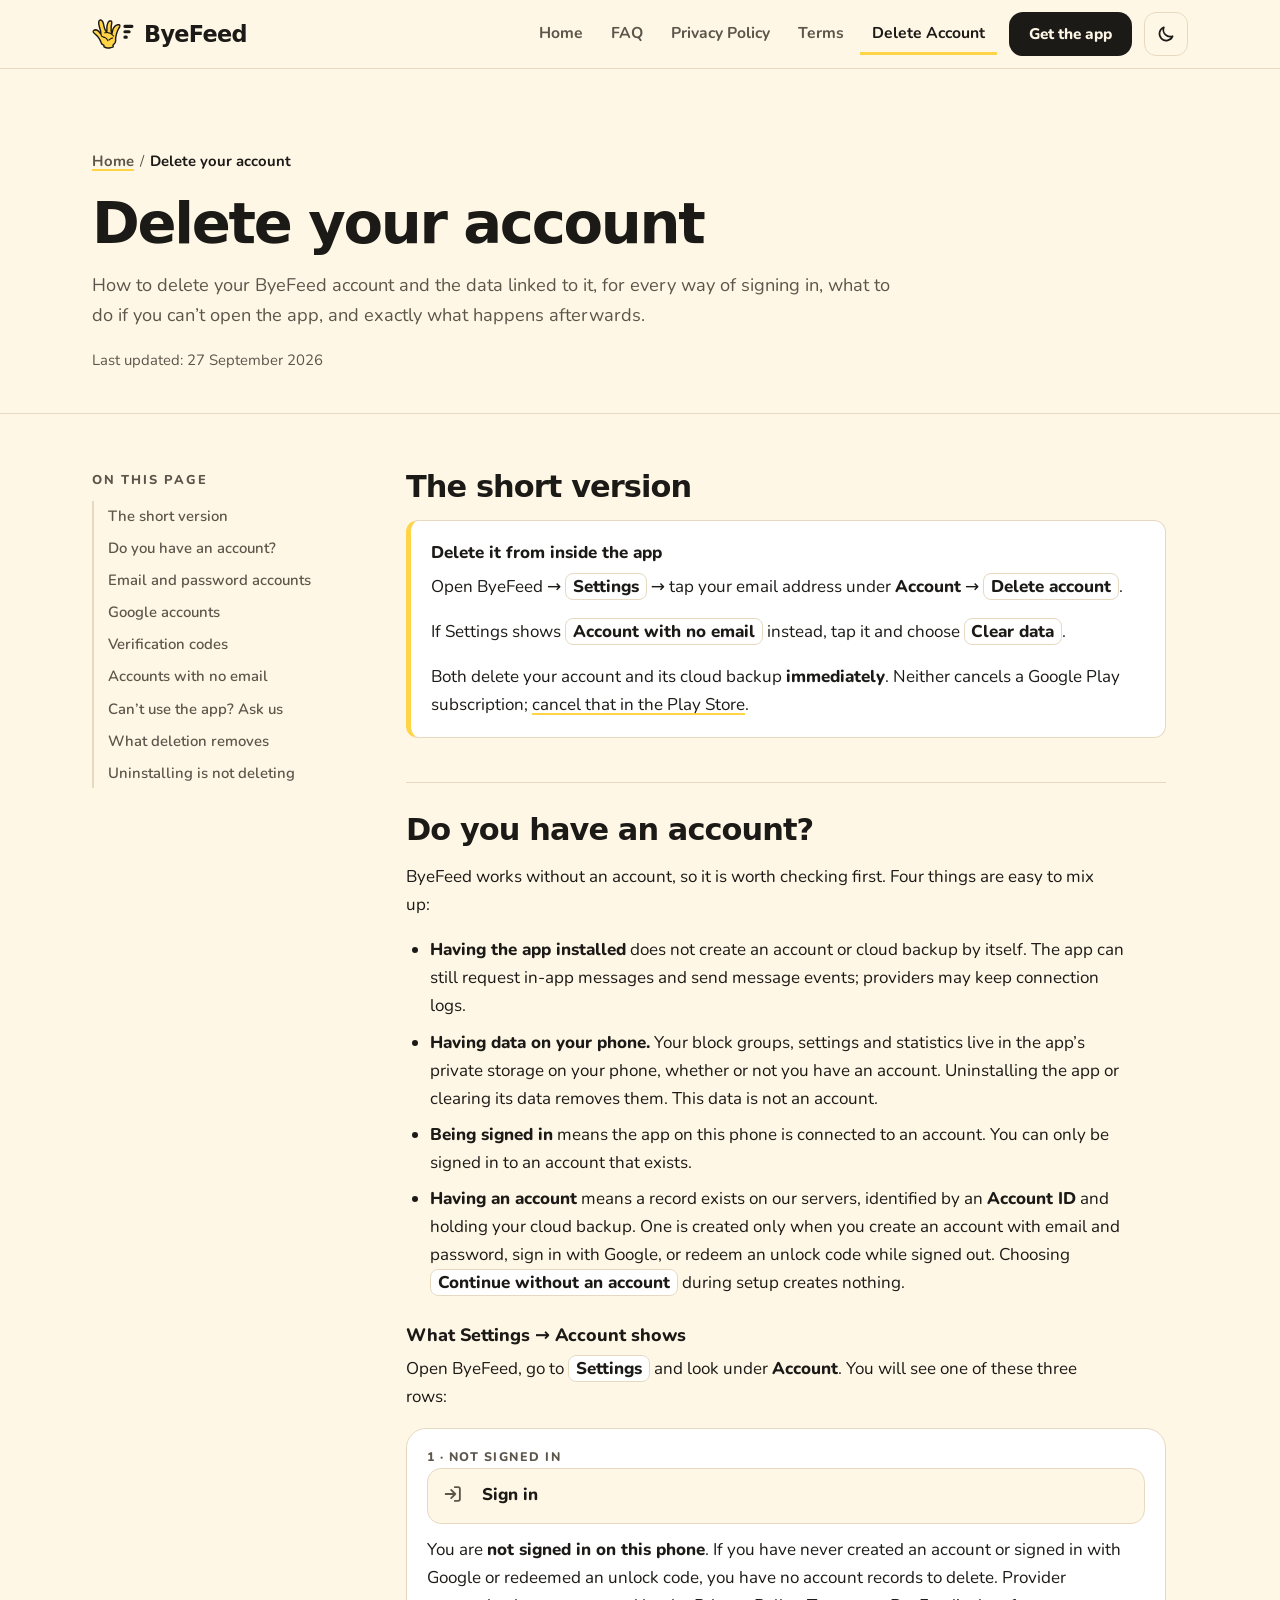
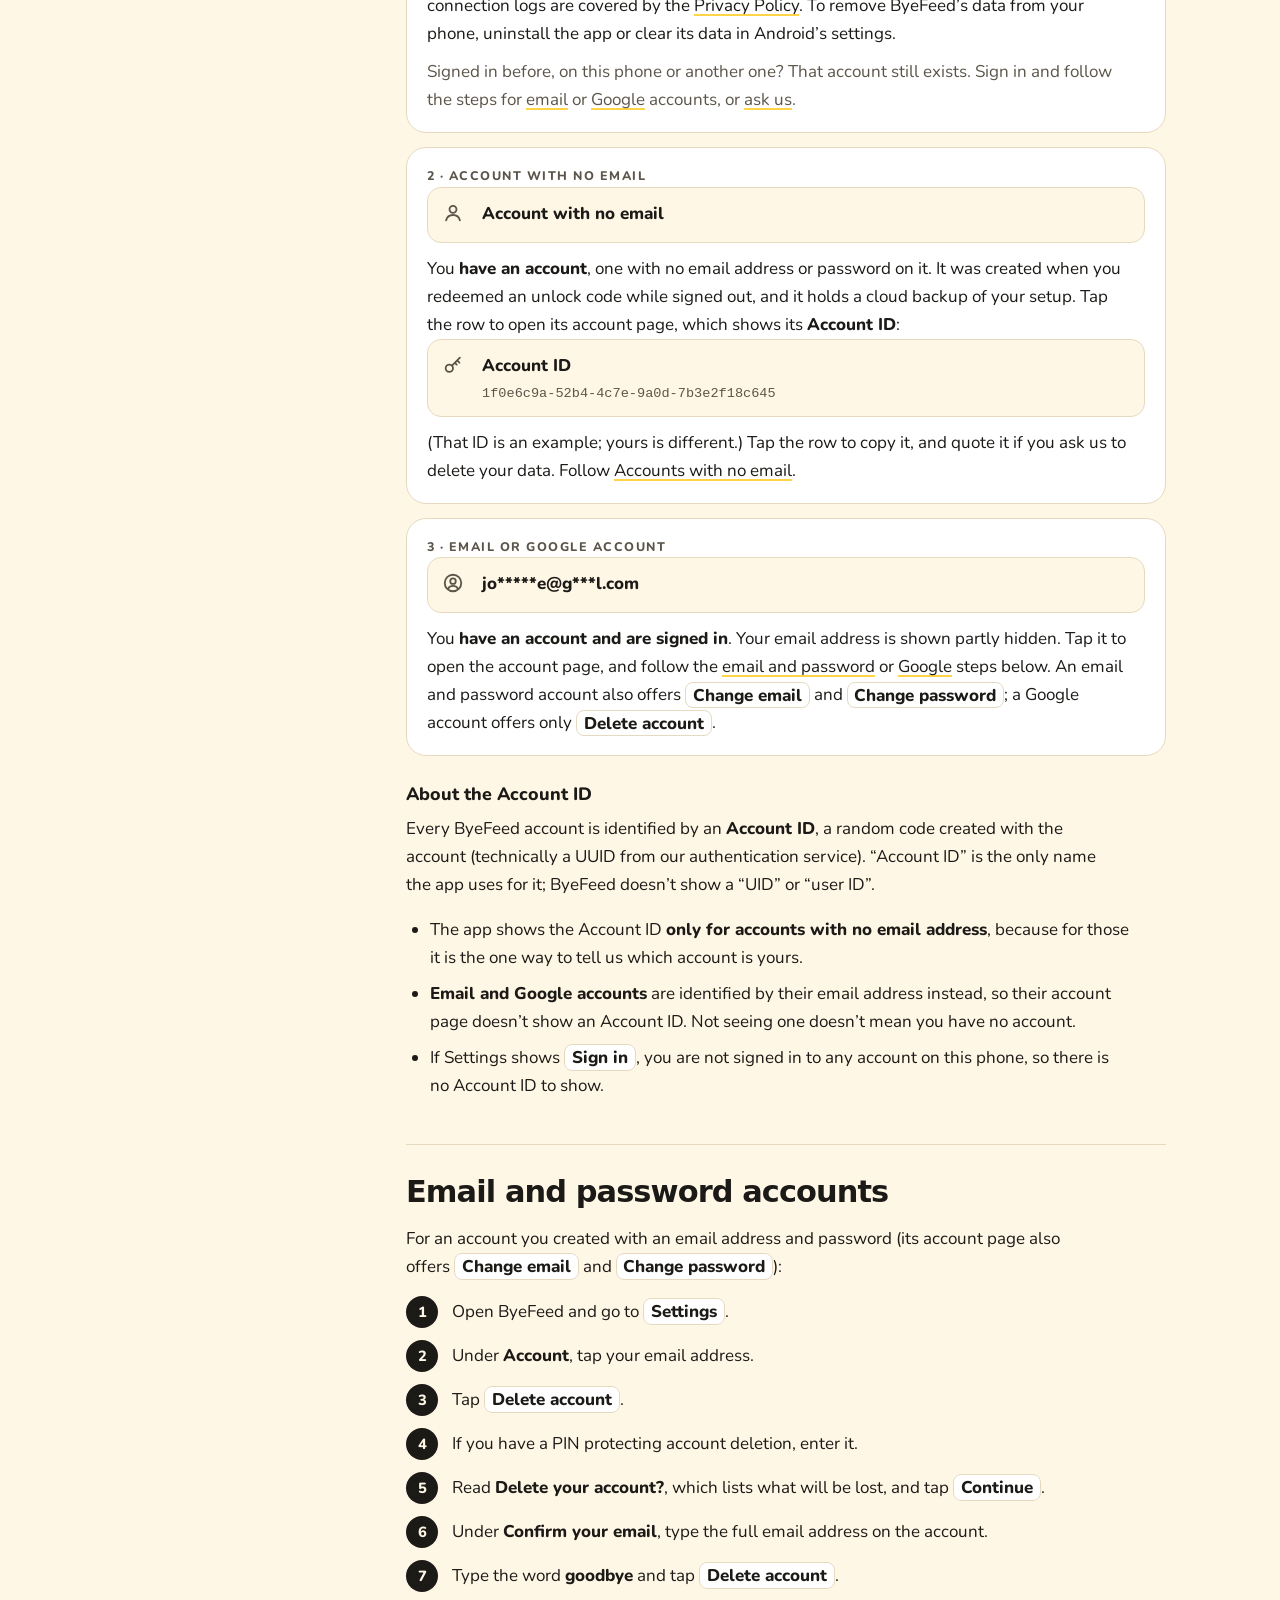
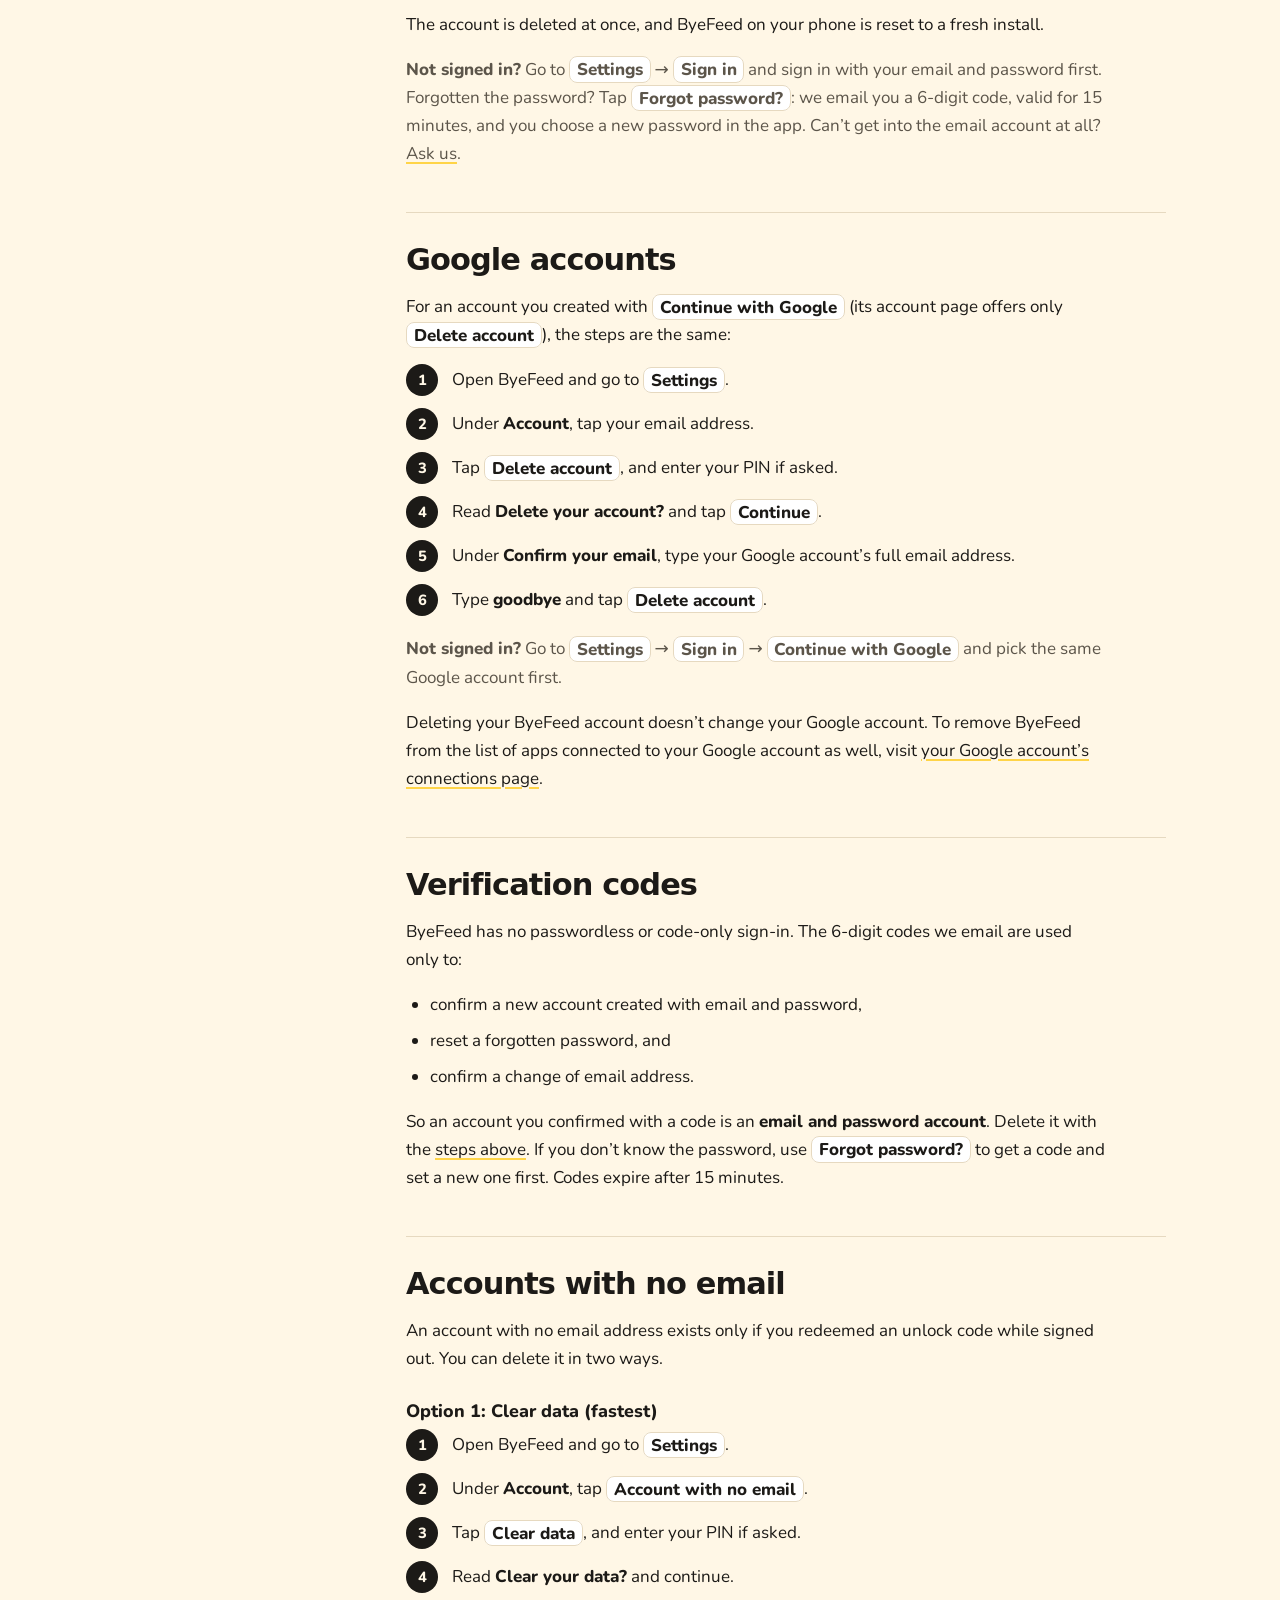
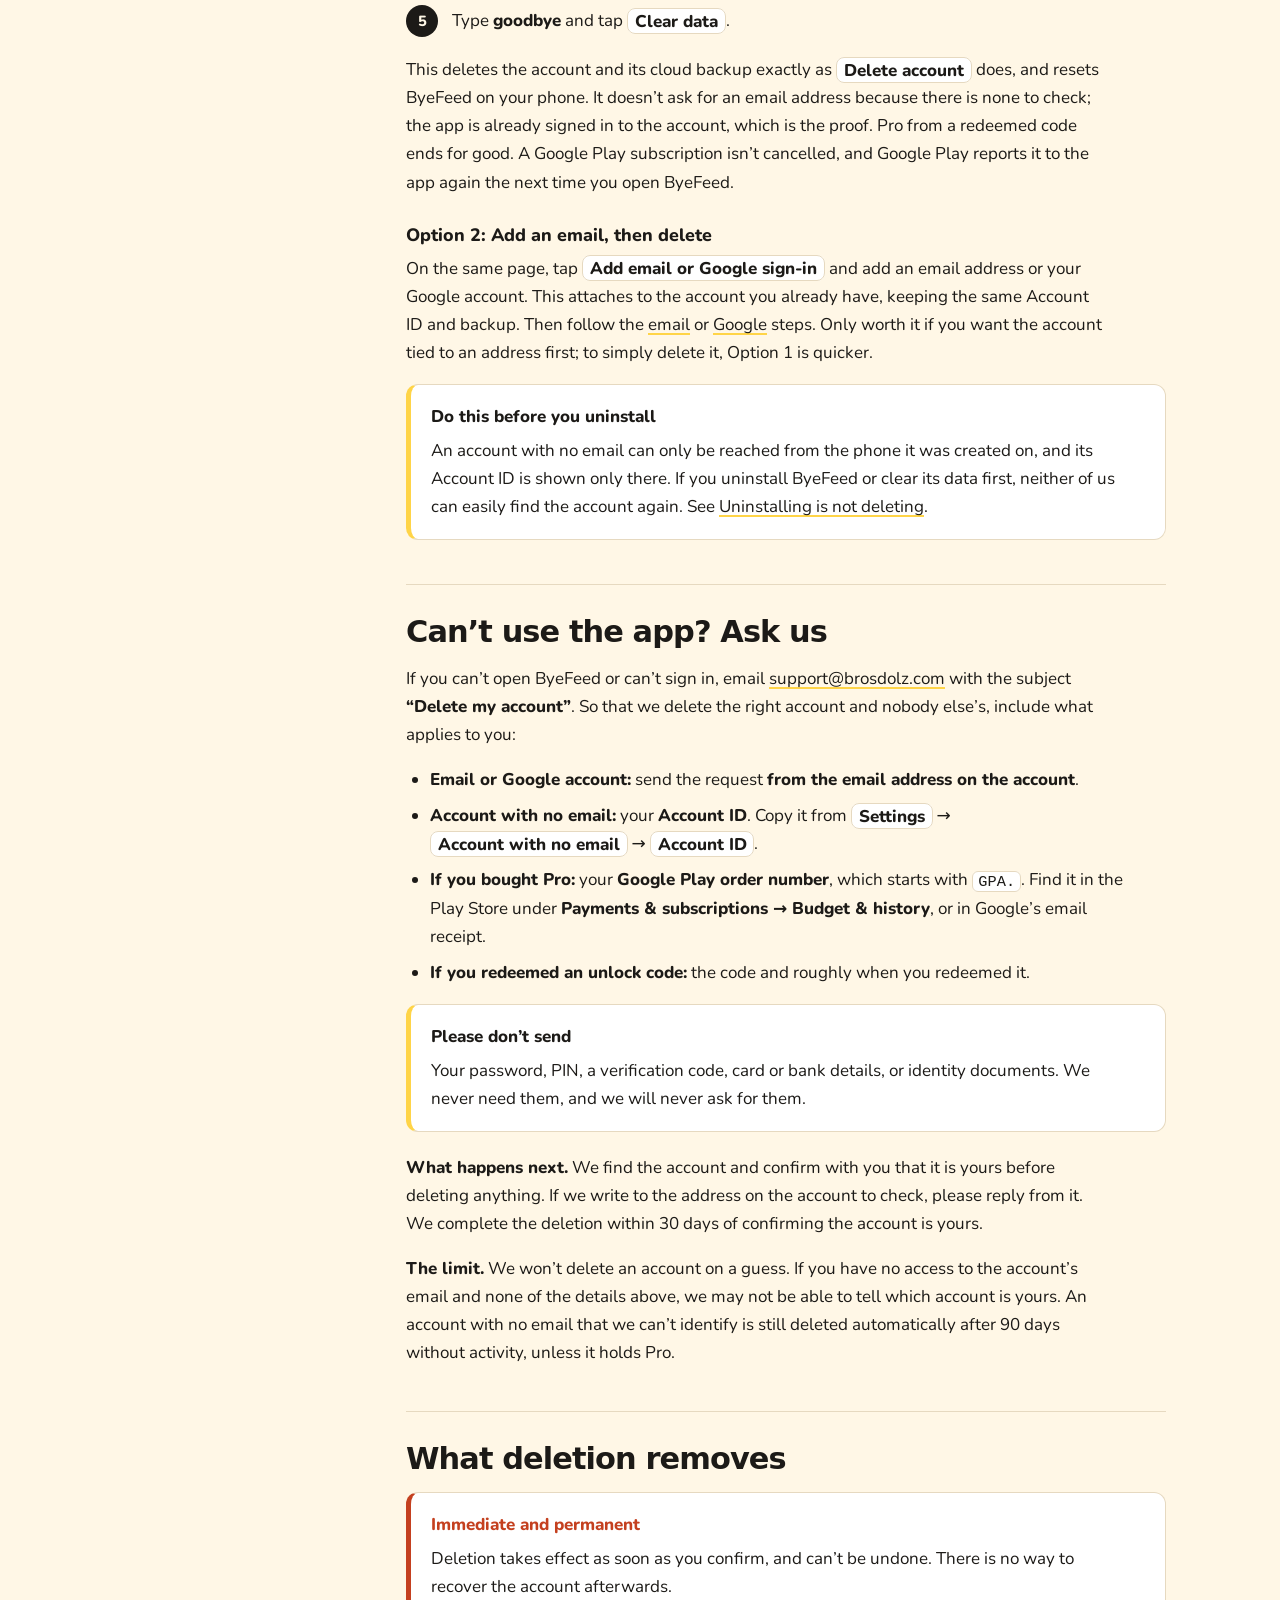
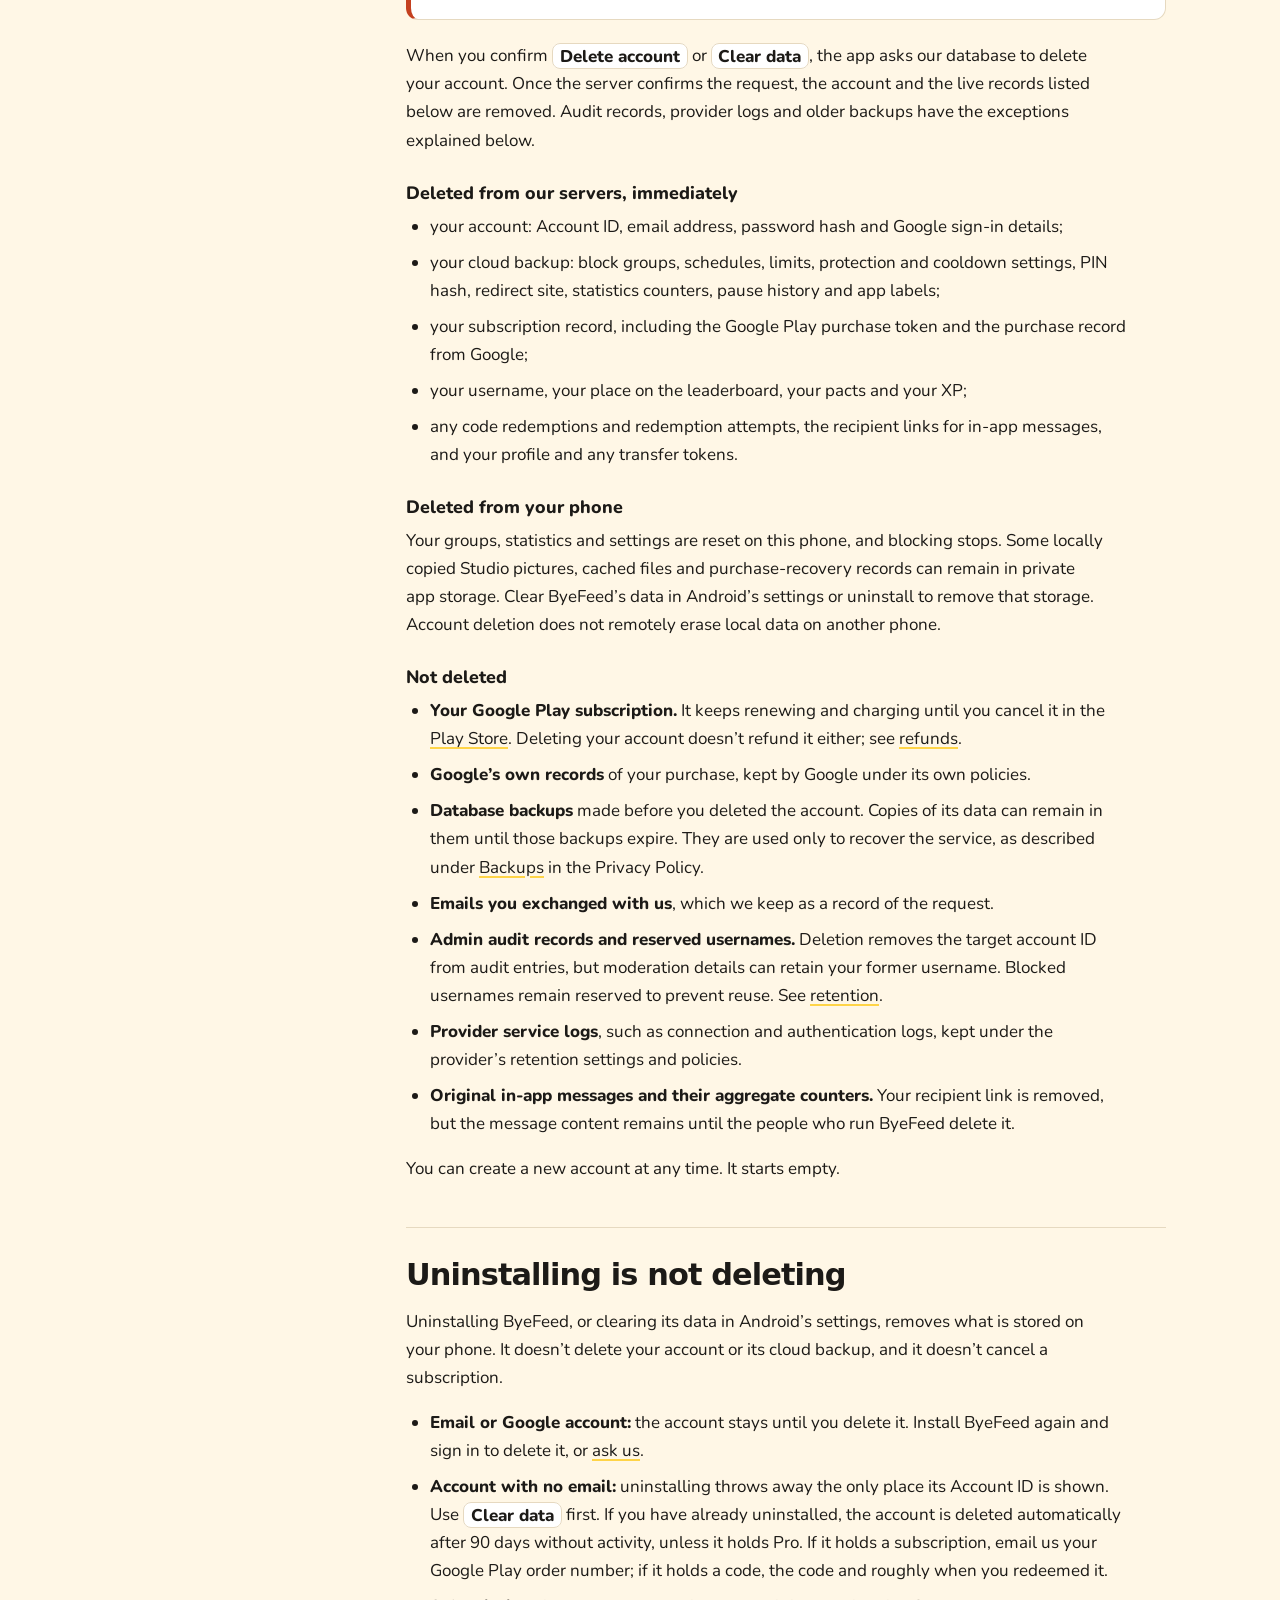
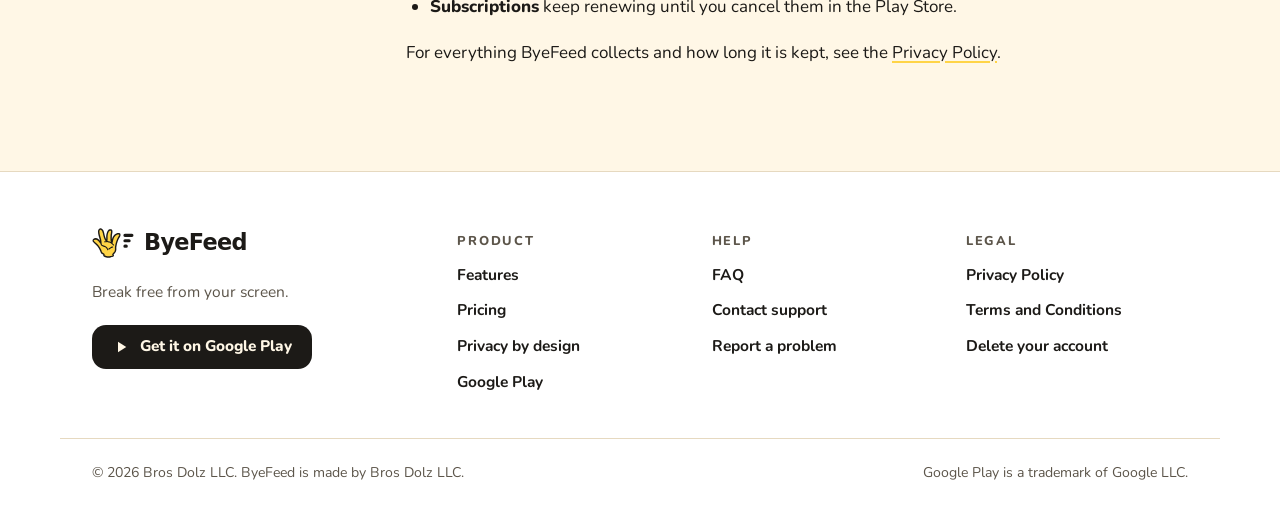
<file: delete-account/index.html>
<!DOCTYPE html>
<html lang="en">

<head>
  <meta charset="utf-8">
  <meta name="viewport" content="width=device-width, initial-scale=1">
  <title>Delete your ByeFeed account</title>
  <meta name="description"
    content="How to delete your ByeFeed account and its cloud backup: for email and Google accounts, accounts with no email, and by email if you can't open the app. What is deleted, and what isn't.">
  <link rel="canonical" href="https://byefeed.app/delete-account/">
  <meta name="color-scheme" content="light dark">
  <meta name="theme-color" content="#FFF7E6" media="(prefers-color-scheme: light)">
  <meta name="theme-color" content="#1C1A17" media="(prefers-color-scheme: dark)">
  <link rel="icon" href="../assets/img/favicon.svg" type="image/svg+xml">
  <link rel="icon" href="../assets/img/icon-192.png" type="image/png" sizes="192x192">
  <link rel="apple-touch-icon" href="../assets/img/apple-touch-icon.png">
  <link rel="preload" href="../assets/fonts/sora-700.woff2" as="font" type="font/woff2" crossorigin>
  <link rel="preload" href="../assets/fonts/nunito-400.woff2" as="font" type="font/woff2" crossorigin>
  <link rel="stylesheet" href="../assets/css/site.css">
  <meta property="og:type" content="website">
  <meta property="og:site_name" content="ByeFeed">
  <meta property="og:title" content="ByeFeed | Delete your account">
  <meta property="og:description"
    content="How to delete your ByeFeed account and its cloud backup: for email and Google accounts, accounts with no email, and by email if you can't open the app. What is deleted, and what isn't.">
  <meta property="og:url" content="https://byefeed.app/delete-account/">
  <meta property="og:image" content="https://byefeed.app/assets/img/og-image.png">
  <meta property="og:image:width" content="1200">
  <meta property="og:image:height" content="630">
  <meta property="og:image:alt" content="The ByeFeed logo, a waving yellow hand, with the words Wave the feed goodbye.">
  <meta property="og:locale" content="en_US">
  <meta name="twitter:card" content="summary_large_image">
  <meta name="twitter:title" content="ByeFeed | Delete your account">
  <meta name="twitter:description"
    content="How to delete your ByeFeed account and its cloud backup: for email and Google accounts, accounts with no email, and by email if you can't open the app. What is deleted, and what isn't.">
  <meta name="twitter:image" content="https://byefeed.app/assets/img/og-image.png">
  <script>(function () { var d = document.documentElement, t = null; d.classList.add("js"); try { t = localStorage.getItem("bf-theme") } catch (e) { } if (t !== "light" && t !== "dark") t = window.matchMedia && matchMedia("(prefers-color-scheme: dark)").matches ? "dark" : "light"; d.setAttribute("data-theme", t) })();</script>
  <script src="../assets/js/site.js" defer></script>
</head>

<body>
  <a class="skip-link" href="#main">Skip to content</a>
  <svg class="sprite" aria-hidden="true" focusable="false">
    <symbol id="bf-mark" viewBox="0 0 262.8 189">
      <path
        d="M104.1 182.3C99.5 182.4 93.5 181.9 89.2 181C85.6 180.2 82.4 179.1 79.8 177.9C77.7 177 75.6 176.5 74.6 174.8C73.4 172.8 75.4 168.8 73.9 166.2C71.7 162.3 63.2 160.4 59.6 155.9C55.8 151 55.3 143.9 52.1 137.5C48.4 130.2 42.6 120.9 37.9 114.6C34.3 109.6 31.2 106.4 27 102.2C22 97 12.5 89.8 9.5 86.1C8.2 84.5 7.7 83.6 7.2 82.3C6.7 80.8 6.3 79.1 6.6 77.6C6.8 76.1 7.7 74.6 8.9 73.3C10.4 71.7 13.2 70.2 15.6 69.2C17.8 68.3 20.4 67.4 22.6 67.4C24.6 67.5 26.4 68.3 28.4 69.2C30.6 70.2 33 71.5 35.3 73.1C37.9 75.1 40.7 77.7 43.3 80.5C46.4 83.8 50.1 90.7 52.4 92.1C53.4 92.7 54.4 93.1 54.9 92.6C56.5 91.2 53.7 79.2 52.1 71.7C50.2 62.7 45.5 50.8 43.8 42.4C42.5 36.2 41.9 30.2 41.6 25.9C41.4 23.2 41.3 21.5 41.6 19.4C42 17.2 42.7 14.7 43.5 12.9C44 11.6 44.6 10.6 45.5 9.6C46.5 8.5 48.1 7.3 49.6 6.8C51 6.3 52.7 6.4 54.3 6.6C56 6.9 57.6 7.5 59.2 8.7C61.6 10.3 64.5 13.4 66.4 16.7C68.7 20.5 69.9 25.8 71.3 30.7C72.9 36.1 73.6 42.1 75.2 47.9C76.8 54.1 79.1 61.5 81.2 66.8C82.8 70.7 84.3 74.2 86.1 76.9C87.6 79 89.7 81.9 90.8 82C91.3 82 91.7 81.6 92 81C92.8 79.6 92.6 76.3 92.9 72.6C93.3 65.8 92.2 52 93.7 43.3C94.8 36.1 97.5 28.7 99.7 23.9C101.1 20.8 102.3 18.6 104.2 16.7C106 14.9 108.4 13.5 110.7 12.8C113 12.2 115.9 12.2 118 12.8C119.7 13.3 121.3 14.2 122.2 15.6C123.4 17.5 123.6 20.2 123.6 23.6C123.7 29.2 120.9 37.8 120.3 46.1C119.6 56.4 119.4 72.4 120.3 80.6C120.8 85.3 121.4 90.7 122.6 91.5C123 91.8 123.7 91.5 124.2 91.2C124.8 90.7 125.2 89.7 125.7 88.3C126.9 85 127.9 76.2 129.4 70.9C130.8 66.3 132 62.3 134.4 58.1C137 53.3 141.2 47.4 144.9 43.9C147.9 41.2 151.3 39.5 154.2 38.2C156.5 37.2 158.3 36.6 160.6 36.3C163.3 35.9 167.4 35.9 169.6 36.4C171 36.7 172.1 37.2 172.9 37.9C173.5 38.5 173.9 39 174.1 39.9C174.6 41.6 174.6 44.1 173.9 47.2C172.3 53.3 164.4 65 161.1 72.8C158.4 79.1 156.5 84.4 154.7 90.2C152.9 96 151.3 102.4 150.2 107.9C149.2 112.6 148.4 116.6 148 121.3C147.6 126.6 148.6 133.4 147.9 138.2C147.4 142.1 146.1 145.7 145 148.3C144.3 150 143.9 150.6 142.8 152.3C140.5 155.6 132.6 162.6 131.3 166C130.7 167.7 131 168.9 131.3 170.3C131.6 171.7 133.8 173.2 133.3 174.5C132.2 177.1 120.7 179.6 115.4 180.9C111.3 181.9 108.2 182.3 104.1 182.3Z"
        fill="#FFD447" stroke="#1C1A17" stroke-width="9" stroke-linejoin="round" />
      <path
        d="M79.4 87.1C82.6 86.6 85.7 85.8 89 85.6C92.4 85.3 96.1 85.2 99.5 85.8C102.8 86.3 105.8 87.3 109.1 88.6C113 90.1 117.9 92.4 121.5 94.7C124.6 96.7 127.2 99 129.5 101.3C131.6 103.2 133.2 105.2 135 107.2 M56 95.6C56.1 96.9 56 98.1 56.4 99.5C57 101.5 58.4 104.7 59.4 106.4C60.1 107.5 60.6 108.1 61.5 108.9C62.9 110 64.7 111.1 67 112.1C70.2 113.6 76 114.4 79.5 116C82.5 117.3 84.8 118.7 87.1 120.5C89.4 122.3 91.4 124.3 93.1 126.7C95.1 129.4 96.4 133.1 98 136.3 M129.1 119.4C126 120.4 123.1 120.6 119.8 122.3C115.4 124.5 110.4 129.2 105.7 132.6"
        fill="none" stroke="#1C1A17" stroke-width="7" stroke-linecap="round" />
      <path d="M206.8 46.4H250.8 M206.8 80.4H232.8 M206.8 114.4H214.8" fill="none" stroke="#1C1A17"
        style="stroke:var(--mark-bars)" stroke-width="20" stroke-linecap="round" />
    </symbol>
    <symbol id="i-menu" viewBox="0 0 24 24" fill="none" stroke="currentColor" stroke-width="2" stroke-linecap="round"
      stroke-linejoin="round">
      <path d="M4 7h16M4 12h16M4 17h16" />
    </symbol>
    <symbol id="i-close" viewBox="0 0 24 24" fill="none" stroke="currentColor" stroke-width="2" stroke-linecap="round"
      stroke-linejoin="round">
      <path d="M6 6l12 12M18 6 6 18" />
    </symbol>
    <symbol id="i-play" viewBox="0 0 24 24" fill="none" stroke="currentColor" stroke-width="2" stroke-linecap="round"
      stroke-linejoin="round">
      <path d="M8 5v14l11-7z" fill="currentColor" stroke="none" />
    </symbol>
    <symbol id="i-sun" viewBox="0 0 24 24" fill="none" stroke="currentColor" stroke-width="2" stroke-linecap="round"
      stroke-linejoin="round">
      <circle cx="12" cy="12" r="4" />
      <path d="M12 2.5v2M12 19.5v2M4.6 4.6l1.4 1.4M18 18l1.4 1.4M2.5 12h2M19.5 12h2M4.6 19.4 6 18M18 6l1.4-1.4" />
    </symbol>
    <symbol id="i-moon" viewBox="0 0 24 24" fill="none" stroke="currentColor" stroke-width="2" stroke-linecap="round"
      stroke-linejoin="round">
      <path d="M20 14.6A8.2 8.2 0 0 1 9.4 4a8.2 8.2 0 1 0 10.6 10.6z" />
    </symbol>
    <symbol id="i-login" viewBox="0 0 24 24" fill="none" stroke="currentColor" stroke-width="2" stroke-linecap="round"
      stroke-linejoin="round">
      <path d="M14 4.5h3.5a2 2 0 0 1 2 2v11a2 2 0 0 1-2 2H14" />
      <path d="M10 16.5 14.5 12 10 7.5M14.5 12H4" />
    </symbol>
    <symbol id="i-user" viewBox="0 0 24 24" fill="none" stroke="currentColor" stroke-width="2" stroke-linecap="round"
      stroke-linejoin="round">
      <circle cx="12" cy="8" r="3.8" />
      <path d="M4.5 20c.8-3.6 3.9-5.8 7.5-5.8s6.7 2.2 7.5 5.8" />
    </symbol>
    <symbol id="i-key" viewBox="0 0 24 24" fill="none" stroke="currentColor" stroke-width="2" stroke-linecap="round"
      stroke-linejoin="round">
      <circle cx="8" cy="15.5" r="4" />
      <path d="m10.9 12.6 8.6-8.6M16.5 7l2.5 2.5M14 9.5l2 2" />
    </symbol>
    <symbol id="i-account" viewBox="0 0 24 24" fill="none" stroke="currentColor" stroke-width="2" stroke-linecap="round"
      stroke-linejoin="round">
      <circle cx="12" cy="12" r="9" />
      <circle cx="12" cy="10" r="3" />
      <path d="M6.5 18.2c1.3-2 3.2-3 5.5-3s4.2 1 5.5 3" />
    </symbol>
  </svg>
  <header class="site-header">
    <div class="wrap header-inner">
      <a class="brand" href="../"><svg class="mark" width="42" height="30" viewBox="0 0 262.8 189" aria-hidden="true"
          focusable="false">
          <use href="#bf-mark" />
        </svg><span class="wordmark">ByeFeed</span><span class="sr-only"> home</span></a>
      <nav class="site-nav" id="site-menu" aria-label="Main">
        <ul>
          <li><a href="../">Home</a></li>
          <li><a href="../faq/">FAQ</a></li>
          <li><a href="../privacy/">Privacy Policy</a></li>
          <li><a href="../terms/">Terms</a></li>
          <li><a href="../delete-account/" aria-current="page">Delete Account</a></li>
          <li class="nav-cta-item"><a class="btn btn-primary btn-sm"
              href="https://play.google.com/store/apps/details?id=com.byefeed.app">Get the app</a></li>
        </ul>
      </nav>
      <div class="header-actions">
        <button class="theme-toggle" type="button" aria-pressed="false" title="Switch to dark theme">
          <span class="sr-only">Dark theme</span>
          <svg class="icon-moon" aria-hidden="true" focusable="false">
            <use href="#i-moon" />
          </svg>
          <svg class="icon-sun" aria-hidden="true" focusable="false">
            <use href="#i-sun" />
          </svg>
        </button>
        <button class="nav-toggle" type="button" aria-expanded="false" aria-controls="site-menu">
          <span class="sr-only">Menu</span>
          <svg class="icon-open" aria-hidden="true" focusable="false">
            <use href="#i-menu" />
          </svg>
          <svg class="icon-close" aria-hidden="true" focusable="false">
            <use href="#i-close" />
          </svg>
        </button>
      </div>
    </div>
  </header>
  <main id="main">
    <div class="page-head">
      <div class="wrap">
        <nav class="breadcrumb" aria-label="Breadcrumb">
          <ol>
            <li><a href="../index.html">Home</a></li>
            <li><span aria-current="page">Delete your account</span></li>
          </ol>
        </nav>
        <h1>Delete your account</h1>
        <p class="lead">How to delete your ByeFeed account and the data linked to it, for every way of signing in, what
          to do if you can&rsquo;t open the app, and exactly what happens afterwards.</p>
        <p class="meta">Last updated: 27 September 2026</p>
      </div>
    </div>

    <div class="wrap doc-layout">
      <details class="toc" open>
        <summary>On this page</summary>
        <nav aria-label="Delete account sections">
          <ol>
            <li><a href="#quick">The short version</a></li>
            <li><a href="#check">Do you have an account?</a></li>
            <li><a href="#email">Email and password accounts</a></li>
            <li><a href="#google">Google accounts</a></li>
            <li><a href="#codes">Verification codes</a></li>
            <li><a href="#no-email">Accounts with no email</a></li>
            <li><a href="#by-email">Can&rsquo;t use the app? Ask us</a></li>
            <li><a href="#what-happens">What deletion removes</a></li>
            <li><a href="#uninstall">Uninstalling is not deleting</a></li>
          </ol>
        </nav>
      </details>

      <article class="doc">

        <section id="quick" aria-labelledby="h-quick">
          <h2 id="h-quick">The short version</h2>
          <div class="callout">
            <span class="callout-title">Delete it from inside the app</span>
            <p>Open ByeFeed &rarr; <span class="ui">Settings</span> &rarr; tap your email address under
              <strong>Account</strong> &rarr; <span class="ui">Delete account</span>.</p>
            <p>If Settings shows <span class="ui">Account with no email</span> instead, tap it and choose <span
                class="ui">Clear data</span>.</p>
            <p>Both delete your account and its cloud backup <strong>immediately</strong>. Neither cancels a Google Play
              subscription; <a href="https://play.google.com/store/account/subscriptions">cancel that in the Play
                Store</a>.</p>
          </div>
        </section>

        <section id="check" aria-labelledby="h-check">
          <h2 id="h-check">Do you have an account?</h2>
          <p>ByeFeed works without an account, so it is worth checking first. Four things are easy to mix up:</p>
          <ul>
            <li><strong>Having the app installed</strong> does not create an account or cloud backup by itself.
              The app can still request in-app messages and send message events; providers may keep connection logs.</li>
            <li><strong>Having data on your phone.</strong> Your block groups, settings and statistics live in the
              app&rsquo;s private storage on your phone, whether or not you have an account. Uninstalling the app or
              clearing its data removes them. This data is not an account.</li>
            <li><strong>Being signed in</strong> means the app on this phone is connected to an account. You can only be
              signed in to an account that exists.</li>
            <li><strong>Having an account</strong> means a record exists on our servers, identified by an
              <strong>Account ID</strong> and holding your cloud backup. One is created only when you create an account
              with email and password, sign in with Google, or redeem an unlock code while signed out. Choosing <span
                class="ui">Continue without an account</span> during setup creates nothing.</li>
          </ul>

          <h3>What Settings &rarr; Account shows</h3>
          <p>Open ByeFeed, go to <span class="ui">Settings</span> and look under <strong>Account</strong>. You will see
            one of these three rows:</p>

          <div class="state-grid">
            <div class="card state">
              <p class="state-label">1 &middot; Not signed in</p>
              <div class="row-mock" role="img" aria-label="Settings row: Sign in.">
                <svg aria-hidden="true" focusable="false">
                  <use href="#i-login" />
                </svg>
                <span class="row-title" aria-hidden="true">Sign in</span>
              </div>
              <p>You are <strong>not signed in on this phone</strong>. If you have never created an account or signed in
                with Google or redeemed an unlock code, you have no account records to delete. Provider connection
                logs are covered by the <a href="../privacy/index.html#retention">Privacy Policy</a>. To remove
                ByeFeed&rsquo;s data from your phone, uninstall the app or clear its data in Android&rsquo;s settings.
              </p>
              <p class="muted">Signed in before, on this phone or another one? That account still exists. Sign in and
                follow the steps for <a href="#email">email</a> or <a href="#google">Google</a> accounts, or <a
                  href="#by-email">ask us</a>.</p>
            </div>

            <div class="card state">
              <p class="state-label">2 &middot; Account with no email</p>
              <div class="row-mock" role="img" aria-label="Settings row: Account with no email.">
                <svg aria-hidden="true" focusable="false">
                  <use href="#i-user" />
                </svg>
                <span class="row-title" aria-hidden="true">Account with no email</span>
              </div>
              <p>You <strong>have an account</strong>, one with no email address or password on it. It was created when
                you redeemed an unlock code while signed out, and it holds a cloud backup of your setup. Tap the row to
                open its account page, which shows its <strong>Account ID</strong>:</p>
              <div class="row-mock" role="img"
                aria-label="Example of the Account ID row: a long code of letters, numbers and dashes.">
                <svg aria-hidden="true" focusable="false">
                  <use href="#i-key" />
                </svg>
                <span class="row-title" aria-hidden="true">Account ID</span>
                <span class="row-sub" aria-hidden="true"><span
                    class="row-id">1f0e6c9a-52b4-4c7e-9a0d-7b3e2f18c645</span></span>
              </div>
              <p>(That ID is an example; yours is different.) Tap the row to copy it, and quote it if you ask us to
                delete your data. Follow <a href="#no-email">Accounts with no email</a>.</p>
            </div>

            <div class="card state">
              <p class="state-label">3 &middot; Email or Google account</p>
              <div class="row-mock" role="img" aria-label="Settings row: your email address, partly hidden.">
                <svg aria-hidden="true" focusable="false">
                  <use href="#i-account" />
                </svg>
                <span class="row-title" aria-hidden="true">jo*****e@g***l.com</span>
              </div>
              <p>You <strong>have an account and are signed in</strong>. Your email address is shown partly hidden. Tap
                it to open the account page, and follow the <a href="#email">email and password</a> or <a
                  href="#google">Google</a> steps below. An email and password account also offers <span
                  class="ui">Change email</span> and <span class="ui">Change password</span>; a Google account offers
                only <span class="ui">Delete account</span>.</p>
            </div>
          </div>

          <h3>About the Account ID</h3>
          <p>Every ByeFeed account is identified by an <strong>Account ID</strong>, a random code created with the
            account (technically a UUID from our authentication service). &ldquo;Account ID&rdquo; is the only name the
            app uses for it; ByeFeed doesn&rsquo;t show a &ldquo;UID&rdquo; or &ldquo;user ID&rdquo;.</p>
          <ul>
            <li>The app shows the Account ID <strong>only for accounts with no email address</strong>, because for those
              it is the one way to tell us which account is yours.</li>
            <li><strong>Email and Google accounts</strong> are identified by their email address instead, so their
              account page doesn&rsquo;t show an Account ID. Not seeing one doesn&rsquo;t mean you have no account.</li>
            <li>If Settings shows <span class="ui">Sign in</span>, you are not signed in to any account on this phone,
              so there is no Account ID to show.</li>
          </ul>
        </section>

        <section id="email" aria-labelledby="h-email">
          <h2 id="h-email">Email and password accounts</h2>
          <p>For an account you created with an email address and password (its account page also offers <span
              class="ui">Change email</span> and <span class="ui">Change password</span>):</p>
          <ol class="steps-list">
            <li>Open ByeFeed and go to <span class="ui">Settings</span>.</li>
            <li>Under <strong>Account</strong>, tap your email address.</li>
            <li>Tap <span class="ui">Delete account</span>.</li>
            <li>If you have a PIN protecting account deletion, enter it.</li>
            <li>Read <strong>Delete your account?</strong>, which lists what will be lost, and tap <span
                class="ui">Continue</span>.</li>
            <li>Under <strong>Confirm your email</strong>, type the full email address on the account.</li>
            <li>Type the word <strong>goodbye</strong> and tap <span class="ui">Delete account</span>.</li>
          </ol>
          <p>The account is deleted at once, and ByeFeed on your phone is reset to a fresh install.</p>
          <p class="muted"><strong>Not signed in?</strong> Go to <span class="ui">Settings</span> &rarr; <span
              class="ui">Sign in</span> and sign in with your email and password first. Forgotten the password? Tap
            <span class="ui">Forgot password?</span>: we email you a 6-digit code, valid for 15 minutes, and you choose
            a new password in the app. Can&rsquo;t get into the email account at all? <a href="#by-email">Ask us</a>.
          </p>
        </section>

        <section id="google" aria-labelledby="h-google">
          <h2 id="h-google">Google accounts</h2>
          <p>For an account you created with <span class="ui">Continue with Google</span> (its account page offers only
            <span class="ui">Delete account</span>), the steps are the same:</p>
          <ol class="steps-list">
            <li>Open ByeFeed and go to <span class="ui">Settings</span>.</li>
            <li>Under <strong>Account</strong>, tap your email address.</li>
            <li>Tap <span class="ui">Delete account</span>, and enter your PIN if asked.</li>
            <li>Read <strong>Delete your account?</strong> and tap <span class="ui">Continue</span>.</li>
            <li>Under <strong>Confirm your email</strong>, type your Google account&rsquo;s full email address.</li>
            <li>Type <strong>goodbye</strong> and tap <span class="ui">Delete account</span>.</li>
          </ol>
          <p class="muted"><strong>Not signed in?</strong> Go to <span class="ui">Settings</span> &rarr; <span
              class="ui">Sign in</span> &rarr; <span class="ui">Continue with Google</span> and pick the same Google
            account first.</p>
          <p>Deleting your ByeFeed account doesn&rsquo;t change your Google account. To remove ByeFeed from the list of
            apps connected to your Google account as well, visit <a href="https://myaccount.google.com/connections">your
              Google account&rsquo;s connections page</a>.</p>
        </section>

        <section id="codes" aria-labelledby="h-codes">
          <h2 id="h-codes">Verification codes</h2>
          <p>ByeFeed has no passwordless or code-only sign-in. The 6-digit codes we email are used only to:</p>
          <ul>
            <li>confirm a new account created with email and password,</li>
            <li>reset a forgotten password, and</li>
            <li>confirm a change of email address.</li>
          </ul>
          <p>So an account you confirmed with a code is an <strong>email and password account</strong>. Delete it with
            the <a href="#email">steps above</a>. If you don&rsquo;t know the password, use <span class="ui">Forgot
              password?</span> to get a code and set a new one first. Codes expire after 15 minutes.</p>
        </section>

        <section id="no-email" aria-labelledby="h-no-email">
          <h2 id="h-no-email">Accounts with no email</h2>
          <p>An account with no email address exists only if you redeemed an unlock code while signed out. You can
            delete it in two ways.</p>

          <h3>Option 1: Clear data (fastest)</h3>
          <ol class="steps-list">
            <li>Open ByeFeed and go to <span class="ui">Settings</span>.</li>
            <li>Under <strong>Account</strong>, tap <span class="ui">Account with no email</span>.</li>
            <li>Tap <span class="ui">Clear data</span>, and enter your PIN if asked.</li>
            <li>Read <strong>Clear your data?</strong> and continue.</li>
            <li>Type <strong>goodbye</strong> and tap <span class="ui">Clear data</span>.</li>
          </ol>
          <p>This deletes the account and its cloud backup exactly as <span class="ui">Delete account</span> does, and
            resets ByeFeed on your phone. It doesn&rsquo;t ask for an email address because there is none to check; the
            app is already signed in to the account, which is the proof. Pro from a redeemed code ends for good. A
            Google Play subscription isn&rsquo;t cancelled, and Google Play reports it to the app again the next time
            you open ByeFeed.</p>

          <h3>Option 2: Add an email, then delete</h3>
          <p>On the same page, tap <span class="ui">Add email or Google sign-in</span> and add an email address or your Google
            account. This attaches to the account you already have, keeping the same Account ID and backup. Then follow
            the <a href="#email">email</a> or <a href="#google">Google</a> steps. Only worth it if you want the account
            tied to an address first; to simply delete it, Option 1 is quicker.</p>

          <div class="callout">
            <span class="callout-title">Do this before you uninstall</span>
            <p>An account with no email can only be reached from the phone it was created on, and its Account ID is
              shown only there. If you uninstall ByeFeed or clear its data first, neither of us can easily find the
              account again. See <a href="#uninstall">Uninstalling is not deleting</a>.</p>
          </div>
        </section>

        <section id="by-email" aria-labelledby="h-by-email">
          <h2 id="h-by-email">Can&rsquo;t use the app? Ask us</h2>
          <p>If you can&rsquo;t open ByeFeed or can&rsquo;t sign in, email <a
              href="mailto:support@brosdolz.com?subject=Delete%20my%20account">support@brosdolz.com</a> with the subject
            <strong>&ldquo;Delete my account&rdquo;</strong>. So that we delete the right account and nobody
            else&rsquo;s, include what applies to you:</p>
          <ul>
            <li><strong>Email or Google account:</strong> send the request <strong>from the email address on the
                account</strong>.</li>
            <li><strong>Account with no email:</strong> your <strong>Account ID</strong>. Copy it from <span
                class="ui">Settings</span> &rarr; <span class="ui">Account with no email</span> &rarr; <span
                class="ui">Account ID</span>.</li>
            <li><strong>If you bought Pro:</strong> your <strong>Google Play order number</strong>, which starts with
              <code>GPA.</code>. Find it in the Play Store under <strong>Payments &amp; subscriptions &rarr; Budget
                &amp; history</strong>, or in Google&rsquo;s email receipt.</li>
            <li><strong>If you redeemed an unlock code:</strong> the code and roughly when you redeemed it.</li>
          </ul>
          <div class="callout">
            <span class="callout-title">Please don&rsquo;t send</span>
            <p>Your password, PIN, a verification code, card or bank details, or identity documents. We never need them,
              and we will never ask for them.</p>
          </div>
          <p><strong>What happens next.</strong> We find the account and confirm with you that it is yours before
            deleting anything. If we write to the address on the account to check, please reply from it. We complete the
            deletion within 30 days of confirming the account is yours.</p>
          <p><strong>The limit.</strong> We won&rsquo;t delete an account on a guess. If you have no access to the
            account&rsquo;s email and none of the details above, we may not be able to tell which account is yours. An
            account with no email that we can&rsquo;t identify is still deleted automatically after 90 days without
            activity, unless it holds Pro.</p>
        </section>

        <section id="what-happens" aria-labelledby="h-what-happens">
          <h2 id="h-what-happens">What deletion removes</h2>
          <div class="callout callout-danger">
            <span class="callout-title">Immediate and permanent</span>
            <p>Deletion takes effect as soon as you confirm, and can&rsquo;t be undone. There is no way to recover the
              account afterwards.</p>
          </div>
          <p>When you confirm <span class="ui">Delete account</span> or <span class="ui">Clear data</span>, the app asks
            our database to delete your account. Once the server confirms the request, the account and the live
            records listed below are removed. Audit records, provider logs and older backups have the exceptions
            explained below.</p>
          <h3>Deleted from our servers, immediately</h3>
          <ul>
            <li>your account: Account ID, email address, password hash and Google sign-in details;</li>
            <li>your cloud backup: block groups, schedules, limits, protection and cooldown settings, PIN hash, redirect
              site, statistics counters, pause history and app labels;</li>
            <li>your subscription record, including the Google Play purchase token and the purchase record from Google;
            </li>
            <li>your username, your place on the leaderboard, your pacts and your XP;</li>
            <li>any code redemptions and redemption attempts, the recipient links for in-app messages, and your
              profile and any transfer tokens.</li>
          </ul>
          <h3>Deleted from your phone</h3>
          <p>Your groups, statistics and settings are reset on this phone, and blocking stops. Some locally copied
            Studio pictures, cached files and purchase-recovery records can remain in private app storage. Clear
            ByeFeed&rsquo;s data in Android&rsquo;s settings or uninstall to remove that storage. Account deletion
            does not remotely erase local data on another phone.</p>
          <h3>Not deleted</h3>
          <ul>
            <li><strong>Your Google Play subscription.</strong> It keeps renewing and charging until you cancel it in
              the <a href="https://play.google.com/store/account/subscriptions">Play Store</a>. Deleting your account
              doesn&rsquo;t refund it either; see <a href="../faq/index.html#refund">refunds</a>.</li>
            <li><strong>Google&rsquo;s own records</strong> of your purchase, kept by Google under its own policies.
            </li>
            <li><strong>Database backups</strong> made before you deleted the account. Copies of its data can remain in
              them until those backups expire. They are used only to recover the service, as described under <a
                href="../privacy/index.html#backups">Backups</a> in the Privacy Policy.</li>
            <li><strong>Emails you exchanged with us</strong>, which we keep as a record of the request.</li>
            <li><strong>Admin audit records and reserved usernames.</strong> Deletion removes the target account ID
              from audit entries, but moderation details can retain your former username. Blocked usernames remain
              reserved to prevent reuse. See <a href="../privacy/index.html#retention">retention</a>.</li>
            <li><strong>Provider service logs</strong>, such as connection and authentication logs, kept under the
              provider&rsquo;s retention settings and policies.</li>
            <li><strong>Original in-app messages and their aggregate counters.</strong> Your recipient link is removed,
              but the message content remains until the people who run ByeFeed delete it.</li>
          </ul>
          <p>You can create a new account at any time. It starts empty.</p>
        </section>

        <section id="uninstall" aria-labelledby="h-uninstall">
          <h2 id="h-uninstall">Uninstalling is not deleting</h2>
          <p>Uninstalling ByeFeed, or clearing its data in Android&rsquo;s settings, removes what is stored on your
            phone. It doesn&rsquo;t delete your account or its cloud backup, and it doesn&rsquo;t cancel a subscription.
          </p>
          <ul>
            <li><strong>Email or Google account:</strong> the account stays until you delete it. Install ByeFeed again
              and sign in to delete it, or <a href="#by-email">ask us</a>.</li>
            <li><strong>Account with no email:</strong> uninstalling throws away the only place its Account ID is shown.
              Use <span class="ui">Clear data</span> first. If you have already uninstalled, the account is deleted
              automatically after 90 days without activity, unless it holds Pro. If it holds a subscription, email us
              your Google Play order number; if it holds a code, the code and roughly when you redeemed it.</li>
            <li><strong>Subscriptions</strong> keep renewing until you cancel them in the Play Store.</li>
          </ul>
          <p>For everything ByeFeed collects and how long it is kept, see the <a href="../privacy/index.html">Privacy
              Policy</a>.</p>
        </section>

      </article>
    </div>
  </main>
  <footer class="site-footer">
    <div class="wrap footer-grid">
      <div class="footer-brand">
        <a class="brand" href="../index.html"><svg class="mark" width="42" height="30" viewBox="0 0 262.8 189"
            aria-hidden="true" focusable="false">
            <use href="#bf-mark" />
          </svg><span class="wordmark">ByeFeed</span><span class="sr-only"> home</span></a>
        <p>Break free from your screen.</p>
        <a class="btn btn-primary btn-sm" href="https://play.google.com/store/apps/details?id=com.byefeed.app"><svg
            aria-hidden="true" focusable="false">
            <use href="#i-play" />
          </svg> Get it on Google Play</a>
      </div>
      <nav aria-labelledby="f-product">
        <h2 class="footer-title" id="f-product">Product</h2>
        <ul class="footer-links">
          <li><a href="../index.html#features">Features</a></li>
          <li><a href="../index.html#pricing">Pricing</a></li>
          <li><a href="../index.html#privacy">Privacy by design</a></li>
          <li><a href="https://play.google.com/store/apps/details?id=com.byefeed.app">Google Play</a></li>
        </ul>
      </nav>
      <nav aria-labelledby="f-help">
        <h2 class="footer-title" id="f-help">Help</h2>
        <ul class="footer-links">
          <li><a href="../faq/index.html">FAQ</a></li>
          <li><a href="mailto:support@brosdolz.com">Contact support</a></li>
          <li><a href="../faq/index.html#report-a-bug">Report a problem</a></li>
        </ul>
      </nav>
      <nav aria-labelledby="f-legal">
        <h2 class="footer-title" id="f-legal">Legal</h2>
        <ul class="footer-links">
          <li><a href="../privacy/index.html">Privacy Policy</a></li>
          <li><a href="../terms/index.html">Terms and Conditions</a></li>
          <li><a href="../delete-account/index.html">Delete your account</a></li>
        </ul>
      </nav>
    </div>
    <div class="wrap footer-bottom">
      <p>&copy; <span data-year>2026</span> Bros Dolz LLC. ByeFeed is made by Bros Dolz LLC.</p>
      <p>Google Play is a trademark of Google LLC.</p>
    </div>
  </footer>
</body>

</html>
</file>
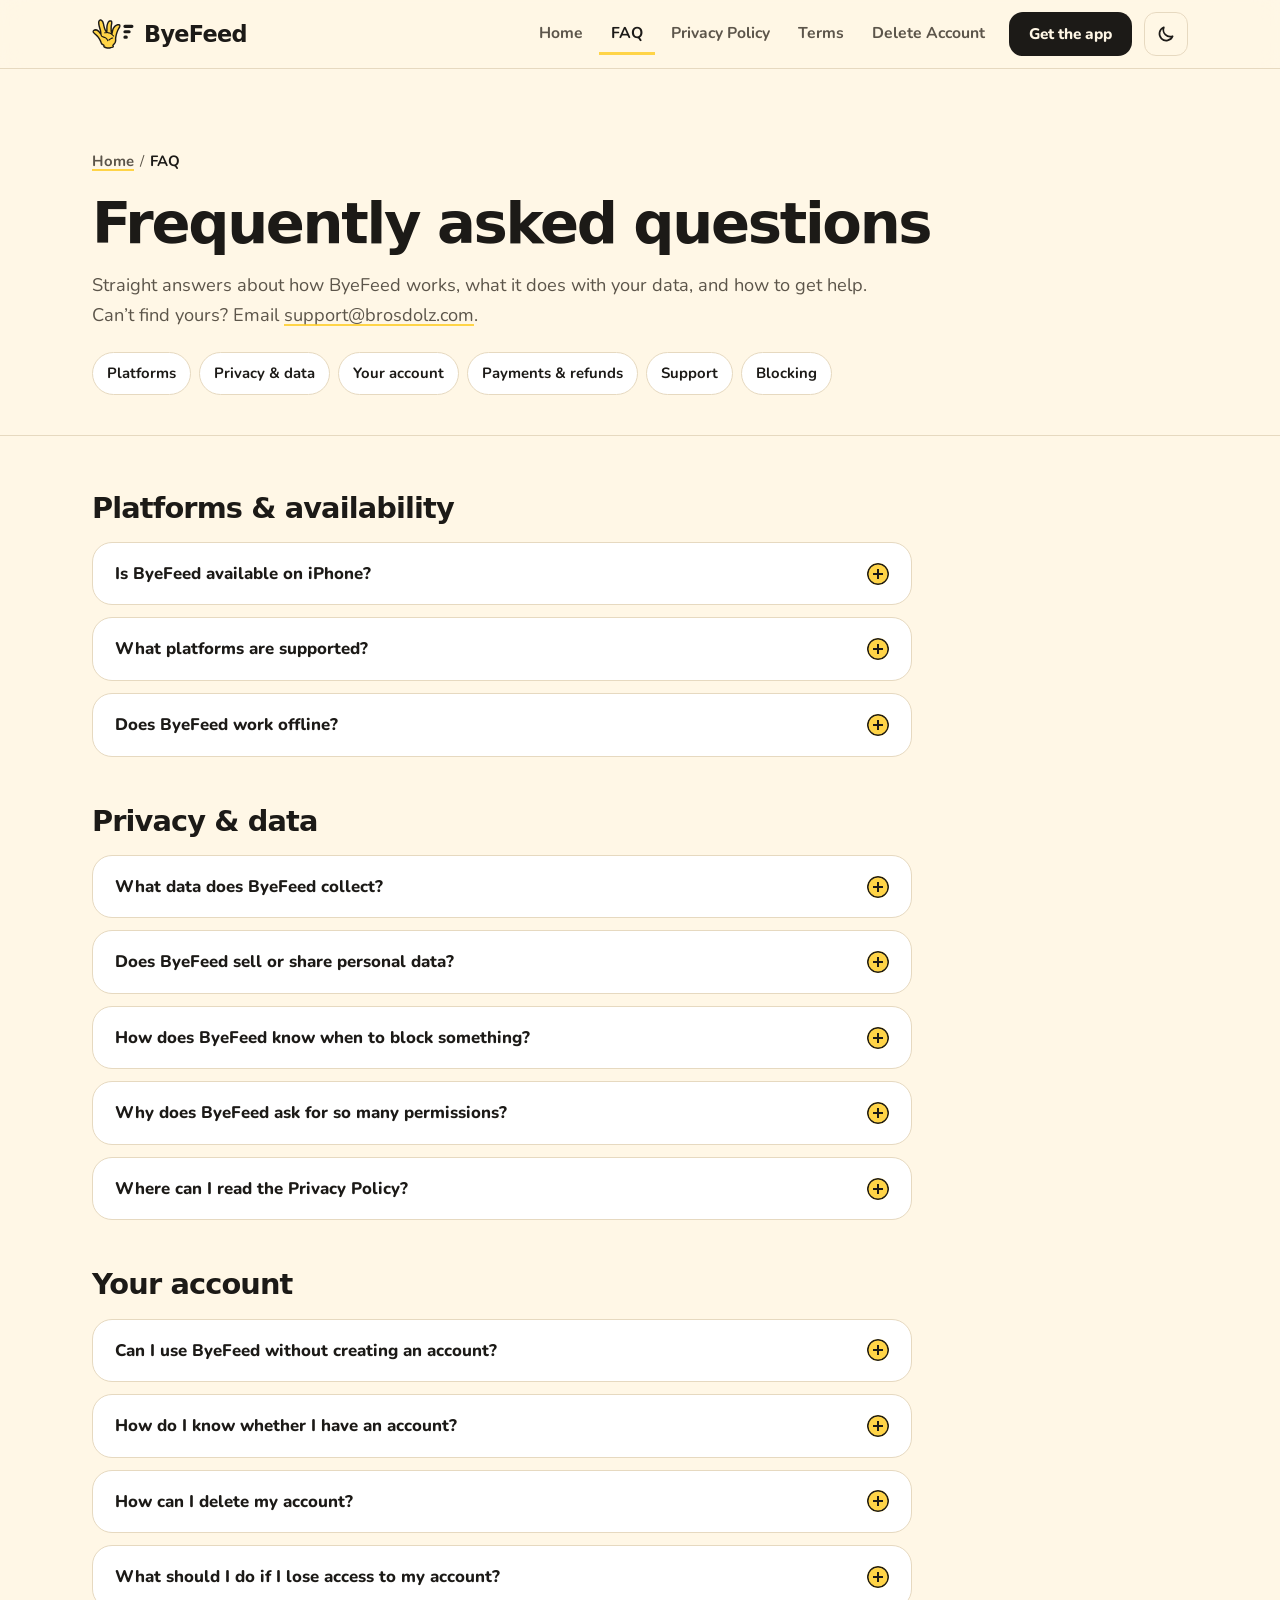
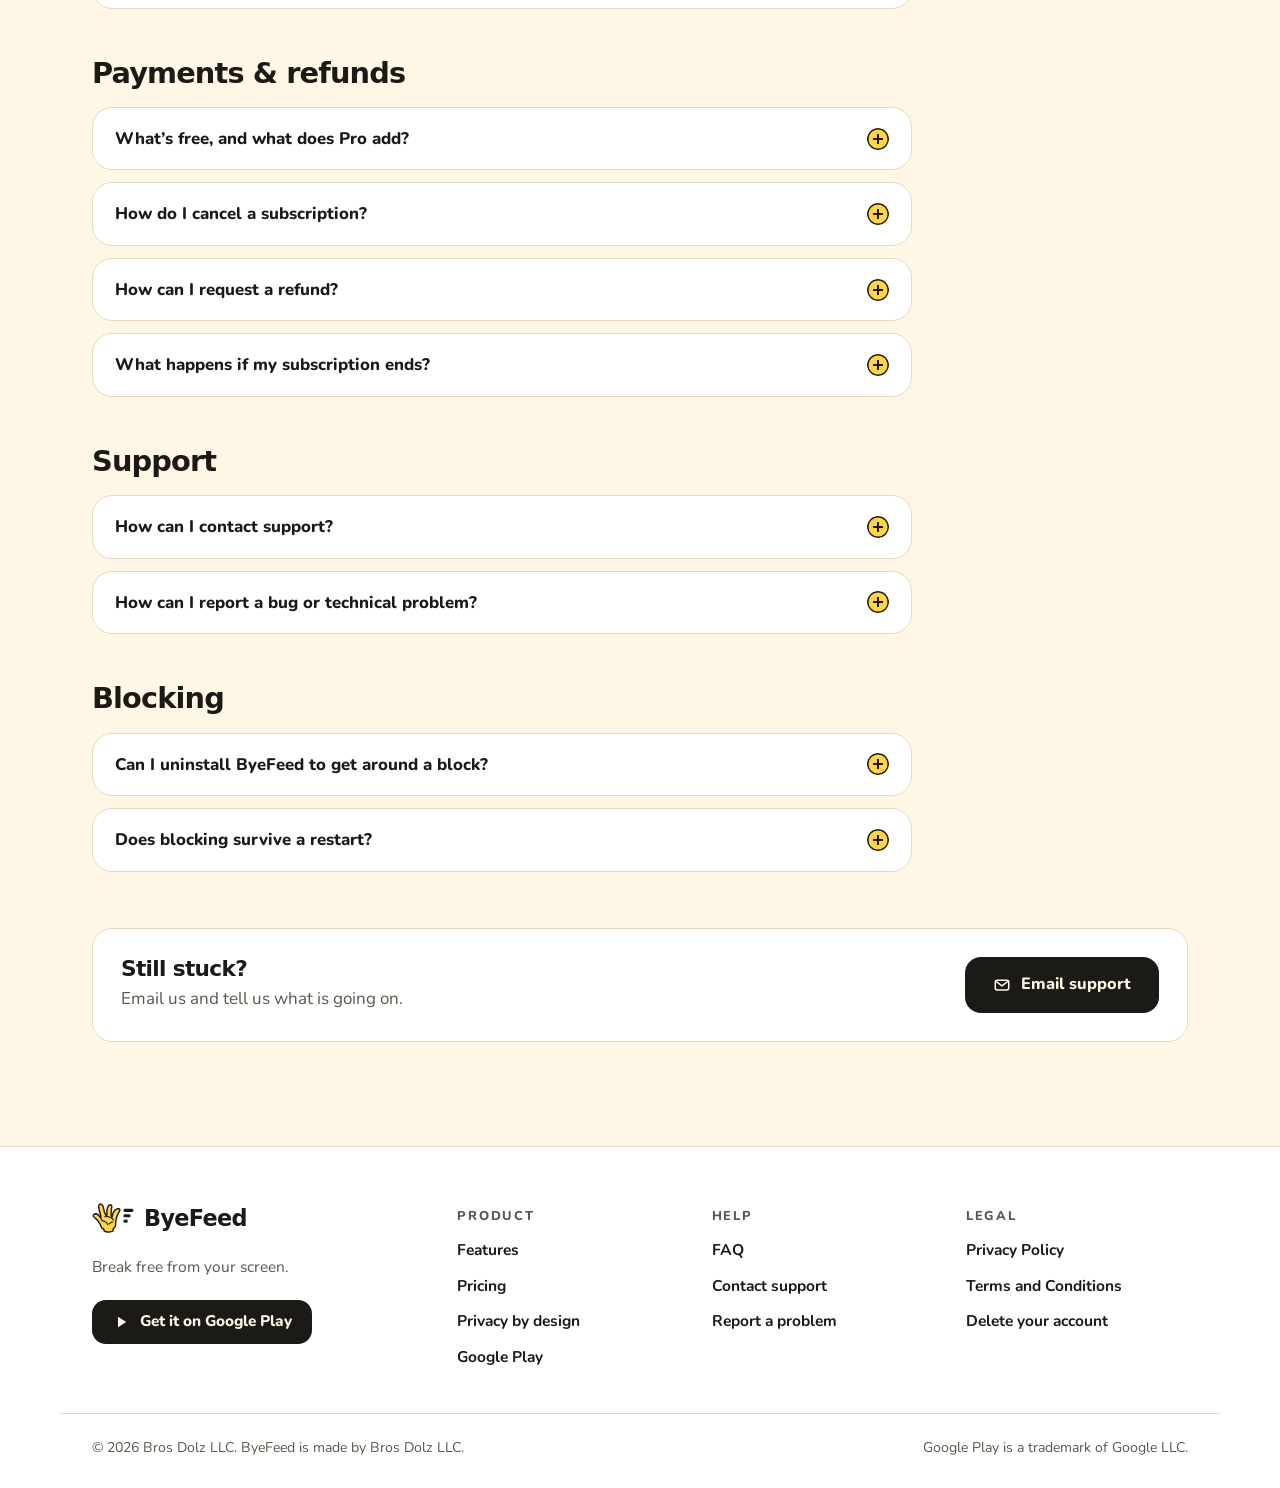
<file: faq/index.html>
<!DOCTYPE html>
<html lang="en">

<head>
  <meta charset="utf-8">
  <meta name="viewport" content="width=device-width, initial-scale=1">
  <title>ByeFeed FAQ | Platforms, privacy, accounts, payments and support</title>
  <meta name="description"
    content="Answers about ByeFeed: supported platforms, what data it collects, using it without an account, deleting your account, cancelling, refunds, and how to get help.">
  <link rel="canonical" href="https://byefeed.app/faq/">
  <meta name="color-scheme" content="light dark">
  <meta name="theme-color" content="#FFF7E6" media="(prefers-color-scheme: light)">
  <meta name="theme-color" content="#1C1A17" media="(prefers-color-scheme: dark)">
  <link rel="icon" href="../assets/img/favicon.svg" type="image/svg+xml">
  <link rel="icon" href="../assets/img/icon-192.png" type="image/png" sizes="192x192">
  <link rel="apple-touch-icon" href="../assets/img/apple-touch-icon.png">
  <link rel="preload" href="../assets/fonts/sora-700.woff2" as="font" type="font/woff2" crossorigin>
  <link rel="preload" href="../assets/fonts/nunito-400.woff2" as="font" type="font/woff2" crossorigin>
  <link rel="stylesheet" href="../assets/css/site.css">
  <meta property="og:type" content="website">
  <meta property="og:site_name" content="ByeFeed">
  <meta property="og:title" content="ByeFeed | Frequently asked questions">
  <meta property="og:description"
    content="Answers about ByeFeed: supported platforms, what data it collects, using it without an account, deleting your account, cancelling, refunds, and how to get help.">
  <meta property="og:url" content="https://byefeed.app/faq/">
  <meta property="og:image" content="https://byefeed.app/assets/img/og-image.png">
  <meta property="og:image:width" content="1200">
  <meta property="og:image:height" content="630">
  <meta property="og:image:alt" content="The ByeFeed logo, a waving yellow hand, with the words Wave the feed goodbye.">
  <meta property="og:locale" content="en_US">
  <meta name="twitter:card" content="summary_large_image">
  <meta name="twitter:title" content="ByeFeed | Frequently asked questions">
  <meta name="twitter:description"
    content="Answers about ByeFeed: supported platforms, what data it collects, using it without an account, deleting your account, cancelling, refunds, and how to get help.">
  <meta name="twitter:image" content="https://byefeed.app/assets/img/og-image.png">
  <script>(function () { var d = document.documentElement, t = null; d.classList.add("js"); try { t = localStorage.getItem("bf-theme") } catch (e) { } if (t !== "light" && t !== "dark") t = window.matchMedia && matchMedia("(prefers-color-scheme: dark)").matches ? "dark" : "light"; d.setAttribute("data-theme", t) })();</script>
  <script src="../assets/js/site.js" defer></script>
</head>

<body>
  <a class="skip-link" href="#main">Skip to content</a>
  <svg class="sprite" aria-hidden="true" focusable="false">
    <symbol id="bf-mark" viewBox="0 0 262.8 189">
      <path
        d="M104.1 182.3C99.5 182.4 93.5 181.9 89.2 181C85.6 180.2 82.4 179.1 79.8 177.9C77.7 177 75.6 176.5 74.6 174.8C73.4 172.8 75.4 168.8 73.9 166.2C71.7 162.3 63.2 160.4 59.6 155.9C55.8 151 55.3 143.9 52.1 137.5C48.4 130.2 42.6 120.9 37.9 114.6C34.3 109.6 31.2 106.4 27 102.2C22 97 12.5 89.8 9.5 86.1C8.2 84.5 7.7 83.6 7.2 82.3C6.7 80.8 6.3 79.1 6.6 77.6C6.8 76.1 7.7 74.6 8.9 73.3C10.4 71.7 13.2 70.2 15.6 69.2C17.8 68.3 20.4 67.4 22.6 67.4C24.6 67.5 26.4 68.3 28.4 69.2C30.6 70.2 33 71.5 35.3 73.1C37.9 75.1 40.7 77.7 43.3 80.5C46.4 83.8 50.1 90.7 52.4 92.1C53.4 92.7 54.4 93.1 54.9 92.6C56.5 91.2 53.7 79.2 52.1 71.7C50.2 62.7 45.5 50.8 43.8 42.4C42.5 36.2 41.9 30.2 41.6 25.9C41.4 23.2 41.3 21.5 41.6 19.4C42 17.2 42.7 14.7 43.5 12.9C44 11.6 44.6 10.6 45.5 9.6C46.5 8.5 48.1 7.3 49.6 6.8C51 6.3 52.7 6.4 54.3 6.6C56 6.9 57.6 7.5 59.2 8.7C61.6 10.3 64.5 13.4 66.4 16.7C68.7 20.5 69.9 25.8 71.3 30.7C72.9 36.1 73.6 42.1 75.2 47.9C76.8 54.1 79.1 61.5 81.2 66.8C82.8 70.7 84.3 74.2 86.1 76.9C87.6 79 89.7 81.9 90.8 82C91.3 82 91.7 81.6 92 81C92.8 79.6 92.6 76.3 92.9 72.6C93.3 65.8 92.2 52 93.7 43.3C94.8 36.1 97.5 28.7 99.7 23.9C101.1 20.8 102.3 18.6 104.2 16.7C106 14.9 108.4 13.5 110.7 12.8C113 12.2 115.9 12.2 118 12.8C119.7 13.3 121.3 14.2 122.2 15.6C123.4 17.5 123.6 20.2 123.6 23.6C123.7 29.2 120.9 37.8 120.3 46.1C119.6 56.4 119.4 72.4 120.3 80.6C120.8 85.3 121.4 90.7 122.6 91.5C123 91.8 123.7 91.5 124.2 91.2C124.8 90.7 125.2 89.7 125.7 88.3C126.9 85 127.9 76.2 129.4 70.9C130.8 66.3 132 62.3 134.4 58.1C137 53.3 141.2 47.4 144.9 43.9C147.9 41.2 151.3 39.5 154.2 38.2C156.5 37.2 158.3 36.6 160.6 36.3C163.3 35.9 167.4 35.9 169.6 36.4C171 36.7 172.1 37.2 172.9 37.9C173.5 38.5 173.9 39 174.1 39.9C174.6 41.6 174.6 44.1 173.9 47.2C172.3 53.3 164.4 65 161.1 72.8C158.4 79.1 156.5 84.4 154.7 90.2C152.9 96 151.3 102.4 150.2 107.9C149.2 112.6 148.4 116.6 148 121.3C147.6 126.6 148.6 133.4 147.9 138.2C147.4 142.1 146.1 145.7 145 148.3C144.3 150 143.9 150.6 142.8 152.3C140.5 155.6 132.6 162.6 131.3 166C130.7 167.7 131 168.9 131.3 170.3C131.6 171.7 133.8 173.2 133.3 174.5C132.2 177.1 120.7 179.6 115.4 180.9C111.3 181.9 108.2 182.3 104.1 182.3Z"
        fill="#FFD447" stroke="#1C1A17" stroke-width="9" stroke-linejoin="round" />
      <path
        d="M79.4 87.1C82.6 86.6 85.7 85.8 89 85.6C92.4 85.3 96.1 85.2 99.5 85.8C102.8 86.3 105.8 87.3 109.1 88.6C113 90.1 117.9 92.4 121.5 94.7C124.6 96.7 127.2 99 129.5 101.3C131.6 103.2 133.2 105.2 135 107.2 M56 95.6C56.1 96.9 56 98.1 56.4 99.5C57 101.5 58.4 104.7 59.4 106.4C60.1 107.5 60.6 108.1 61.5 108.9C62.9 110 64.7 111.1 67 112.1C70.2 113.6 76 114.4 79.5 116C82.5 117.3 84.8 118.7 87.1 120.5C89.4 122.3 91.4 124.3 93.1 126.7C95.1 129.4 96.4 133.1 98 136.3 M129.1 119.4C126 120.4 123.1 120.6 119.8 122.3C115.4 124.5 110.4 129.2 105.7 132.6"
        fill="none" stroke="#1C1A17" stroke-width="7" stroke-linecap="round" />
      <path d="M206.8 46.4H250.8 M206.8 80.4H232.8 M206.8 114.4H214.8" fill="none" stroke="#1C1A17"
        style="stroke:var(--mark-bars)" stroke-width="20" stroke-linecap="round" />
    </symbol>
    <symbol id="i-menu" viewBox="0 0 24 24" fill="none" stroke="currentColor" stroke-width="2" stroke-linecap="round"
      stroke-linejoin="round">
      <path d="M4 7h16M4 12h16M4 17h16" />
    </symbol>
    <symbol id="i-close" viewBox="0 0 24 24" fill="none" stroke="currentColor" stroke-width="2" stroke-linecap="round"
      stroke-linejoin="round">
      <path d="M6 6l12 12M18 6 6 18" />
    </symbol>
    <symbol id="i-play" viewBox="0 0 24 24" fill="none" stroke="currentColor" stroke-width="2" stroke-linecap="round"
      stroke-linejoin="round">
      <path d="M8 5v14l11-7z" fill="currentColor" stroke="none" />
    </symbol>
    <symbol id="i-sun" viewBox="0 0 24 24" fill="none" stroke="currentColor" stroke-width="2" stroke-linecap="round"
      stroke-linejoin="round">
      <circle cx="12" cy="12" r="4" />
      <path d="M12 2.5v2M12 19.5v2M4.6 4.6l1.4 1.4M18 18l1.4 1.4M2.5 12h2M19.5 12h2M4.6 19.4 6 18M18 6l1.4-1.4" />
    </symbol>
    <symbol id="i-moon" viewBox="0 0 24 24" fill="none" stroke="currentColor" stroke-width="2" stroke-linecap="round"
      stroke-linejoin="round">
      <path d="M20 14.6A8.2 8.2 0 0 1 9.4 4a8.2 8.2 0 1 0 10.6 10.6z" />
    </symbol>
    <symbol id="i-mail" viewBox="0 0 24 24" fill="none" stroke="currentColor" stroke-width="2" stroke-linecap="round"
      stroke-linejoin="round">
      <rect x="3" y="5.5" width="18" height="13" rx="2.5" />
      <path d="m3.8 7 8.2 6.2L20.2 7" />
    </symbol>
  </svg>
  <header class="site-header">
    <div class="wrap header-inner">
      <a class="brand" href="../"><svg class="mark" width="42" height="30" viewBox="0 0 262.8 189" aria-hidden="true"
          focusable="false">
          <use href="#bf-mark" />
        </svg><span class="wordmark">ByeFeed</span><span class="sr-only"> home</span></a>
      <nav class="site-nav" id="site-menu" aria-label="Main">
        <ul>
          <li><a href="../">Home</a></li>
          <li><a href="../faq/" aria-current="page">FAQ</a></li>
          <li><a href="../privacy/">Privacy Policy</a></li>
          <li><a href="../terms/">Terms</a></li>
          <li><a href="../delete-account/">Delete Account</a></li>
          <li class="nav-cta-item"><a class="btn btn-primary btn-sm"
              href="https://play.google.com/store/apps/details?id=com.byefeed.app">Get the app</a></li>
        </ul>
      </nav>
      <div class="header-actions">
        <button class="theme-toggle" type="button" aria-pressed="false" title="Switch to dark theme">
          <span class="sr-only">Dark theme</span>
          <svg class="icon-moon" aria-hidden="true" focusable="false">
            <use href="#i-moon" />
          </svg>
          <svg class="icon-sun" aria-hidden="true" focusable="false">
            <use href="#i-sun" />
          </svg>
        </button>
        <button class="nav-toggle" type="button" aria-expanded="false" aria-controls="site-menu">
          <span class="sr-only">Menu</span>
          <svg class="icon-open" aria-hidden="true" focusable="false">
            <use href="#i-menu" />
          </svg>
          <svg class="icon-close" aria-hidden="true" focusable="false">
            <use href="#i-close" />
          </svg>
        </button>
      </div>
    </div>
  </header>
  <main id="main">
    <div class="page-head">
      <div class="wrap">
        <nav class="breadcrumb" aria-label="Breadcrumb">
          <ol>
            <li><a href="../index.html">Home</a></li>
            <li><span aria-current="page">FAQ</span></li>
          </ol>
        </nav>
        <h1>Frequently asked questions</h1>
        <p class="lead">Straight answers about how ByeFeed works, what it does with your data, and how to get help.
          Can&rsquo;t find yours? Email <a href="mailto:support@brosdolz.com">support@brosdolz.com</a>.</p>
        <ul class="pill-nav" aria-label="Topics">
          <li><a href="#platforms">Platforms</a></li>
          <li><a href="#privacy-data">Privacy &amp; data</a></li>
          <li><a href="#account">Your account</a></li>
          <li><a href="#payments">Payments &amp; refunds</a></li>
          <li><a href="#help">Support</a></li>
          <li><a href="#blocking">Blocking</a></li>
        </ul>
      </div>
    </div>

    <div class="wrap page-body">

      <section class="faq-group" id="platforms" aria-labelledby="h-platforms">
        <h2 id="h-platforms">Platforms &amp; availability</h2>
        <div class="faq-list left">
          <details class="faq-item" id="iphone">
            <summary>Is ByeFeed available on iPhone?</summary>
            <div class="answer">
              <p>No. ByeFeed is Android only right now, and there is no App Store version for iPhone or iPad. We
                don&rsquo;t have a date to share for one, so we won&rsquo;t promise it.</p>
            </div>
          </details>
          <details class="faq-item" id="platforms-supported">
            <summary>What platforms are supported?</summary>
            <div class="answer">
              <p>Android devices running <strong>Android 7.0 or later</strong>, with the app installed from <a
                  href="https://play.google.com/store/apps/details?id=com.byefeed.app">Google Play</a>.</p>
              <p>There is no iPhone, web or desktop version. This website is for information, account help and legal
                pages; you can&rsquo;t sign in or use ByeFeed here.</p>
            </div>
          </details>
          <details class="faq-item" id="offline">
            <summary>Does ByeFeed work offline?</summary>
            <div class="answer">
              <p>Yes. Every blocking decision is made on your phone and never needs a connection.</p>
              <p>A connection is only needed to sign in, to back up or sync, and to check a subscription with Google
                Play. If you are offline, a Pro subscription keeps working for up to 7 days before it needs to be
                checked again.</p>
            </div>
          </details>
        </div>
      </section>

      <section class="faq-group" id="privacy-data" aria-labelledby="h-privacy">
        <h2 id="h-privacy">Privacy &amp; data</h2>
        <div class="faq-list left">
          <details class="faq-item" id="data">
            <summary>What data does ByeFeed collect?</summary>
            <div class="answer">
              <p>It depends on whether you have an account:</p>
              <ul>
                <li><strong>Without an account:</strong> your block groups, settings and statistics stay on your phone.
                  The app still requests in-app messages and reports events to their aggregate counters. Update checks
                  and adult-site list downloads also use outside services, which can receive your IP address.</li>
                <li><strong>With an account:</strong> your email address (if you signed up with email or Google) and one
                  backup of your ByeFeed setup: block groups, schedules and limits, settings, statistics counters, and a
                  history of when you paused blocking. Your PIN is only ever stored as a one-way hash, never as the
                  digits.</li>
                <li><strong>If you join the leaderboard:</strong> the username you choose, your current streak of days
                  won and your trophies, plus the hand you dressed in ByeFeed (never a photo), shown to
                  other people who use ByeFeed. Nothing else about you goes with them. The
                  leaderboard is off until you join, joining needs an account with an email address, and joining
                  is for good: you can&rsquo;t leave it, only delete your account.</li>
                <li><strong>If you make a pact:</strong> when it started and ends, how it went, and a fingerprint of
                  your blocking group&rsquo;s settings, the group&rsquo;s local number and a random installation ID.
                  Our server uses them to decide whether you kept it and to pay its trophies once. The fingerprint
                  hides the settings within pact requests; your cloud backup stores those settings separately. On a
                  new phone you can move the pact there within 24 hours of the old one last checking in.</li>
                <li><strong>If you start a preset while signed in:</strong> which preset, when it started and ends, and
                  how it went, so our server can pay its trophies once a day. Never the apps or sites it blocks.</li>
                <li><strong>If you answer how you heard about ByeFeed:</strong> setup asks once, and you can skip it.
                  With an account, we keep the answer you picked (or that you skipped) and look at it only as totals.
                  You can change or remove it on your account page.</li>
                <li><strong>If you buy Pro:</strong> the Google Play purchase details needed to confirm it, such as the
                  purchase token, plan and renewal status. Never your card details.</li>
              </ul>
              <p>The checks that decide whether to block something happen on your phone. Screen content used for
                detection is not uploaded. Local block events record progress, and account backups include daily
                totals and pause history. The <a href="../privacy/index.html#collect">Privacy
                  Policy</a> lists everything, field by field.</p>
            </div>
          </details>
          <details class="faq-item" id="selling">
            <summary>Does ByeFeed sell or share personal data?</summary>
            <div class="answer">
              <p>We don&rsquo;t sell or rent personal data, and we don&rsquo;t share it for advertising. ByeFeed
                contains no advertising, analytics or tracking SDKs.</p>
              <p>Data is shared only with the services needed to run ByeFeed: Supabase (accounts and cloud backup),
                Google (Google sign-in and Google Play purchases) and our email provider (the sign-in codes we email
                you). The <a href="../privacy/index.html#third-parties">Privacy Policy</a> explains what each one
                handles. If you join the leaderboard, other users can also see your username, your hand, your
                rank, streak and trophies.
                Joining is for good: only deleting your account takes you off the board.</p>
            </div>
          </details>
          <details class="faq-item" id="detection">
            <summary>How does ByeFeed know when to block something?</summary>
            <div class="answer">
              <p>It watches only for the triggers you set up, and ignores everything else. ByeFeed uses Android&rsquo;s
                accessibility service, which lets it know when the app or screen in front of you changes. Each time, it
                runs only the checks your block list needs:</p>
              <ul>
                <li><strong>Blocked apps:</strong> is the app that just opened on your list?</li>
                <li><strong>Blocked websites and keywords:</strong> in supported browsers, does the address in the
                  address bar match a site or keyword you blocked? While you are typing there, it waits, so a half-typed
                  address never counts.</li>
                <li><strong>Short-form feeds:</strong> in apps where you switched a feed off, is the feed itself on
                  screen? It looks for the screen elements that mark the feed, such as the Reels player, and stops as
                  soon as it finds one.</li>
                <li><strong>Other apps&rsquo; built-in browsers</strong> (only if you turn this on): does the page you
                  opened contain a site or keyword you blocked?</li>
              </ul>
              <p>If something matches, the block screen appears. If not, ByeFeed does nothing. Detection runs on your
                phone, and screen content is not uploaded. A temporary local queue includes the matched app or configured
                blocking target. Once processed, it is cleared and the saved block history keeps only the time, group
                and your choice. Daily totals and pause history can be backed up with your account. ByeFeed does not
                record what you type in other apps.</p>
            </div>
          </details>
          <details class="faq-item" id="permissions">
            <summary>Why does ByeFeed ask for so many permissions?</summary>
            <div class="answer">
              <p>A blocker has to notice when a blocked app or site opens and put something in front of it. That needs
                the accessibility service, permission to display over other apps, and a background service that keeps
                running. Usage access powers your statistics. Each permission is asked for when a feature needs it, and
                the app tells you whether that feature needs it or just works better with it.</p>
              <p>ByeFeed never asks for your location, camera, microphone, contacts, SMS, call logs, photos or files.
                See <a href="../privacy/index.html#permissions">App permissions</a> for the full list.</p>
            </div>
          </details>
          <details class="faq-item" id="privacy-policy">
            <summary>Where can I read the Privacy Policy?</summary>
            <div class="answer">
              <p>Here: <a href="../privacy/index.html">byefeed.app/privacy</a>. It is also linked inside the app under
                <strong>Settings &rarr; About &rarr; Privacy Policy</strong>, and from the notice you see before turning
                on the accessibility service.</p>
            </div>
          </details>
        </div>
      </section>

      <section class="faq-group" id="account" aria-labelledby="h-account">
        <h2 id="h-account">Your account</h2>
        <div class="faq-list left">
          <details class="faq-item" id="no-account">
            <summary>Can I use ByeFeed without creating an account?</summary>
            <div class="answer">
              <p>Yes. Choose <strong>Continue without an account</strong> during setup and every blocking feature works.
                Nothing is created on our servers, and your setup stays on your phone.</p>
              <p>An account adds cloud backup and sync across devices. You can add one at any time under
                <strong>Settings &rarr; Account &rarr; Sign in</strong>, with Google or with an email address and
                password. You can also subscribe to Pro without an account: Google Play confirms the purchase on your
                phone.</p>
              <p>One exception: if you redeem an unlock code while signed out, the app creates an account with no email
                address on it, because the code has to belong to an account. It asks you first.</p>
            </div>
          </details>
          <details class="faq-item" id="have-account">
            <summary>How do I know whether I have an account?</summary>
            <div class="answer">
              <p>Open ByeFeed and look under <strong>Account</strong> in <strong>Settings</strong>. You will see one of
                three things:</p>
              <ul>
                <li><strong>Sign in</strong>: you are not signed in on this phone. An account you created earlier
                  still exists until you delete it.</li>
                <li><strong>Account with no email</strong>: you have an account with no email address, created when you
                  redeemed a code. Tap it to see its <strong>Account ID</strong>.</li>
                <li><strong>Your email address</strong> (partly hidden): you have an email or Google account.</li>
              </ul>
              <p>The <a href="../delete-account/index.html#check">Delete Account page</a> explains each one.</p>
            </div>
          </details>
          <details class="faq-item" id="delete">
            <summary>How can I delete my account?</summary>
            <div class="answer">
              <p>In the app, open <strong>Settings</strong>, tap your email address under <strong>Account</strong>, then
                choose <strong>Delete account</strong>. If you see <strong>Account with no email</strong> instead, tap it
                and choose <strong>Clear data</strong>.</p>
              <p>Deletion takes effect immediately and removes your cloud backup. It does <strong>not</strong> cancel a
                Google Play subscription; cancel that in the Play Store. If you can&rsquo;t open the app, the <a
                  href="../delete-account/index.html">Delete Account page</a> explains how to ask us instead.</p>
            </div>
          </details>
          <details class="faq-item" id="lost-access">
            <summary>What should I do if I lose access to my account?</summary>
            <div class="answer">
              <ul>
                <li><strong>Forgot your password?</strong> On the sign-in screen, tap <strong>Forgot password?</strong>.
                  We email you a 6-digit code, valid for 15 minutes. Type it into the app, then choose a new password.
                </li>
                <li><strong>Signed in with Google?</strong> Your ByeFeed account follows your Google account. If you
                  can&rsquo;t sign in to Google, recover that account with Google first.</li>
                <li><strong>Lost access to your email address?</strong> If you are still signed in on a phone, go to
                  <strong>Settings</strong>, tap your email address, then <strong>Change email</strong> to move the
                  account to an address you can use. If you are signed out everywhere and can&rsquo;t receive email
                  there, we have no way to confirm the account is yours, so we can&rsquo;t hand it over. Email <a
                    href="mailto:support@brosdolz.com">support@brosdolz.com</a> anyway: if you subscribed, your Google
                  Play order number can help us find the account, and we will tell you what we can do.</li>
                <li><strong>Account with no email?</strong> It can only be reached from the phone it was created on. If
                  the app was uninstalled or its data cleared, the account can&rsquo;t be recovered.</li>
              </ul>
              <p>Your Pro subscription belongs to your Google Play account, not your ByeFeed account. Install ByeFeed on
                a phone signed in to the same Google Play account and it is recognised again.</p>
            </div>
          </details>
        </div>
      </section>

      <section class="faq-group" id="payments" aria-labelledby="h-payments">
        <h2 id="h-payments">Payments &amp; refunds</h2>
        <div class="faq-list left">
          <details class="faq-item" id="free-vs-pro">
            <summary>What&rsquo;s free, and what does Pro add?</summary>
            <div class="answer">
              <p><strong>Free:</strong> every blocking feature (apps, websites, keywords, all nine short-form apps,
                schedules, session limits, Strict mode, PIN, countdowns and Prevent Uninstall) inside one block group,
                the seven presets, plus today&rsquo;s statistics, three home-screen widgets, and cloud backup if you sign in.</p>
              <p><strong>Pro</strong> adds unlimited block groups, weekly and custom-range statistics, the weekly
                screen-time widget, and presets set up your way (which apps, and a longer length). It comes as a monthly or yearly subscription, or a one-time lifetime purchase. See
                <a href="../index.html#pricing">prices in your currency</a>.</p>
            </div>
          </details>
          <details class="faq-item" id="cancel">
            <summary>How do I cancel a subscription?</summary>
            <div class="answer">
              <p>Subscriptions are managed by Google Play. Open the Play Store, tap your profile picture, then
                <strong>Payments &amp; subscriptions &rarr; Subscriptions</strong>, choose ByeFeed and cancel. You can
                also go straight to <a
                  href="https://play.google.com/store/account/subscriptions">play.google.com/store/account/subscriptions</a>,
                or use <strong>Manage subscription</strong> inside ByeFeed.</p>
              <p>Pro stays on until the end of the period you have paid for. Uninstalling ByeFeed or deleting your
                ByeFeed account does <strong>not</strong> cancel a subscription.</p>
            </div>
          </details>
          <details class="faq-item" id="refund">
            <summary>How can I request a refund?</summary>
            <div class="answer">
              <p>ByeFeed is sold through Google Play, so refunds are handled under Google Play&rsquo;s refund policy. To
                ask for one, open your <a href="https://play.google.com/store/account/orderhistory">Google Play order
                  history</a>, find the ByeFeed purchase and choose <strong>Request a refund</strong>, or follow
                Google&rsquo;s guide, <a href="https://support.google.com/googleplay/answer/2479637">Get refunds on
                  Google Play purchases</a>.</p>
              <p>If you think you were charged by mistake, or Google can&rsquo;t help, email <a
                  href="mailto:support@brosdolz.com">support@brosdolz.com</a> with your Google Play order number (it
                starts with <code>GPA.</code>). Never send us card details. More in the Privacy Policy under <a
                  href="../privacy/index.html#payments">Payments and refunds</a>.</p>
            </div>
          </details>
          <details class="faq-item" id="lapse">
            <summary>What happens if my subscription ends?</summary>
            <div class="answer">
              <p>Nothing you set up is deleted. Your oldest block group keeps running, and any others pause until you
                subscribe again. Weekly and custom-range statistics and the weekly widget become Pro-only again.</p>
            </div>
          </details>
        </div>
      </section>

      <section class="faq-group" id="help" aria-labelledby="h-help">
        <h2 id="h-help">Support</h2>
        <div class="faq-list left">
          <details class="faq-item" id="contact">
            <summary>How can I contact support?</summary>
            <div class="answer">
              <p>Email <a href="mailto:support@brosdolz.com">support@brosdolz.com</a>. Tell us what you need help with,
                and for a technical problem, your phone model and Android version.</p>
              <p>Please never send your password, PIN, a verification code or card details. We will never ask for them.
              </p>
            </div>
          </details>
          <details class="faq-item" id="report-a-bug">
            <summary>How can I report a bug or technical problem?</summary>
            <div class="answer">
              <p>In ByeFeed, go to <strong>Settings &rarr; About &rarr; Report a problem</strong>. It opens a report
                containing the app version, your phone&rsquo;s make and model, your Android version, a short list of
                recent events inside the app and, if the app crashed, the crash details.</p>
              <ul>
                <li><strong>Email report</strong> opens a pre-filled email to us. You can read and edit it before
                  sending, and nothing is sent unless you send it. If the report is long, the email holds the start of
                  it and the full report is copied so you can paste it in.</li>
                <li><strong>Copy report</strong> copies it so you can paste it anywhere you like.</li>
              </ul>
              <p>If the app won&rsquo;t open, email <a href="mailto:support@brosdolz.com">support@brosdolz.com</a> with
                your phone model, Android version and what happened.</p>
            </div>
          </details>
        </div>
      </section>

      <section class="faq-group" id="blocking" aria-labelledby="h-blocking">
        <h2 id="h-blocking">Blocking</h2>
        <div class="faq-list left">
          <details class="faq-item" id="uninstall">
            <summary>Can I uninstall ByeFeed to get around a block?</summary>
            <div class="answer">
              <p>By default, yes. Nothing stops you removing the app.</p>
              <p>To close that loophole, turn on <strong>Prevent Uninstall</strong> in Settings. ByeFeed then uses
                Android&rsquo;s device admin feature to stop itself being uninstalled while the setting is on. If you
                have set a PIN, turning the setting off asks for it.</p>
              <p>That is all device admin is used for. ByeFeed cannot lock, wipe or otherwise control your phone.</p>
            </div>
          </details>
          <details class="faq-item" id="restart">
            <summary>Does blocking survive a restart?</summary>
            <div class="answer">
              <p>Yes. Blocking starts again by itself after your phone restarts or ByeFeed updates. To keep Android from
                stopping it in the background, allow ByeFeed to ignore battery optimisation when the app asks.</p>
            </div>
          </details>
        </div>
      </section>

      <aside class="card help-box" aria-labelledby="h-still">
        <div>
          <h2 id="h-still">Still stuck?</h2>
          <p>Email us and tell us what is going on.</p>
        </div>
        <a class="btn btn-primary" href="mailto:support@brosdolz.com"><svg aria-hidden="true" focusable="false">
            <use href="#i-mail" />
          </svg> Email support</a>
      </aside>
    </div>
  </main>
  <footer class="site-footer">
    <div class="wrap footer-grid">
      <div class="footer-brand">
        <a class="brand" href="../index.html"><svg class="mark" width="42" height="30" viewBox="0 0 262.8 189"
            aria-hidden="true" focusable="false">
            <use href="#bf-mark" />
          </svg><span class="wordmark">ByeFeed</span><span class="sr-only"> home</span></a>
        <p>Break free from your screen.</p>
        <a class="btn btn-primary btn-sm" href="https://play.google.com/store/apps/details?id=com.byefeed.app"><svg
            aria-hidden="true" focusable="false">
            <use href="#i-play" />
          </svg> Get it on Google Play</a>
      </div>
      <nav aria-labelledby="f-product">
        <h2 class="footer-title" id="f-product">Product</h2>
        <ul class="footer-links">
          <li><a href="../index.html#features">Features</a></li>
          <li><a href="../index.html#pricing">Pricing</a></li>
          <li><a href="../index.html#privacy">Privacy by design</a></li>
          <li><a href="https://play.google.com/store/apps/details?id=com.byefeed.app">Google Play</a></li>
        </ul>
      </nav>
      <nav aria-labelledby="f-help">
        <h2 class="footer-title" id="f-help">Help</h2>
        <ul class="footer-links">
          <li><a href="../faq/index.html">FAQ</a></li>
          <li><a href="mailto:support@brosdolz.com">Contact support</a></li>
          <li><a href="../faq/index.html#report-a-bug">Report a problem</a></li>
        </ul>
      </nav>
      <nav aria-labelledby="f-legal">
        <h2 class="footer-title" id="f-legal">Legal</h2>
        <ul class="footer-links">
          <li><a href="../privacy/index.html">Privacy Policy</a></li>
          <li><a href="../terms/index.html">Terms and Conditions</a></li>
          <li><a href="../delete-account/index.html">Delete your account</a></li>
        </ul>
      </nav>
    </div>
    <div class="wrap footer-bottom">
      <p>&copy; <span data-year>2026</span> Bros Dolz LLC. ByeFeed is made by Bros Dolz LLC.</p>
      <p>Google Play is a trademark of Google LLC.</p>
    </div>
  </footer>
</body>

</html>
</file>
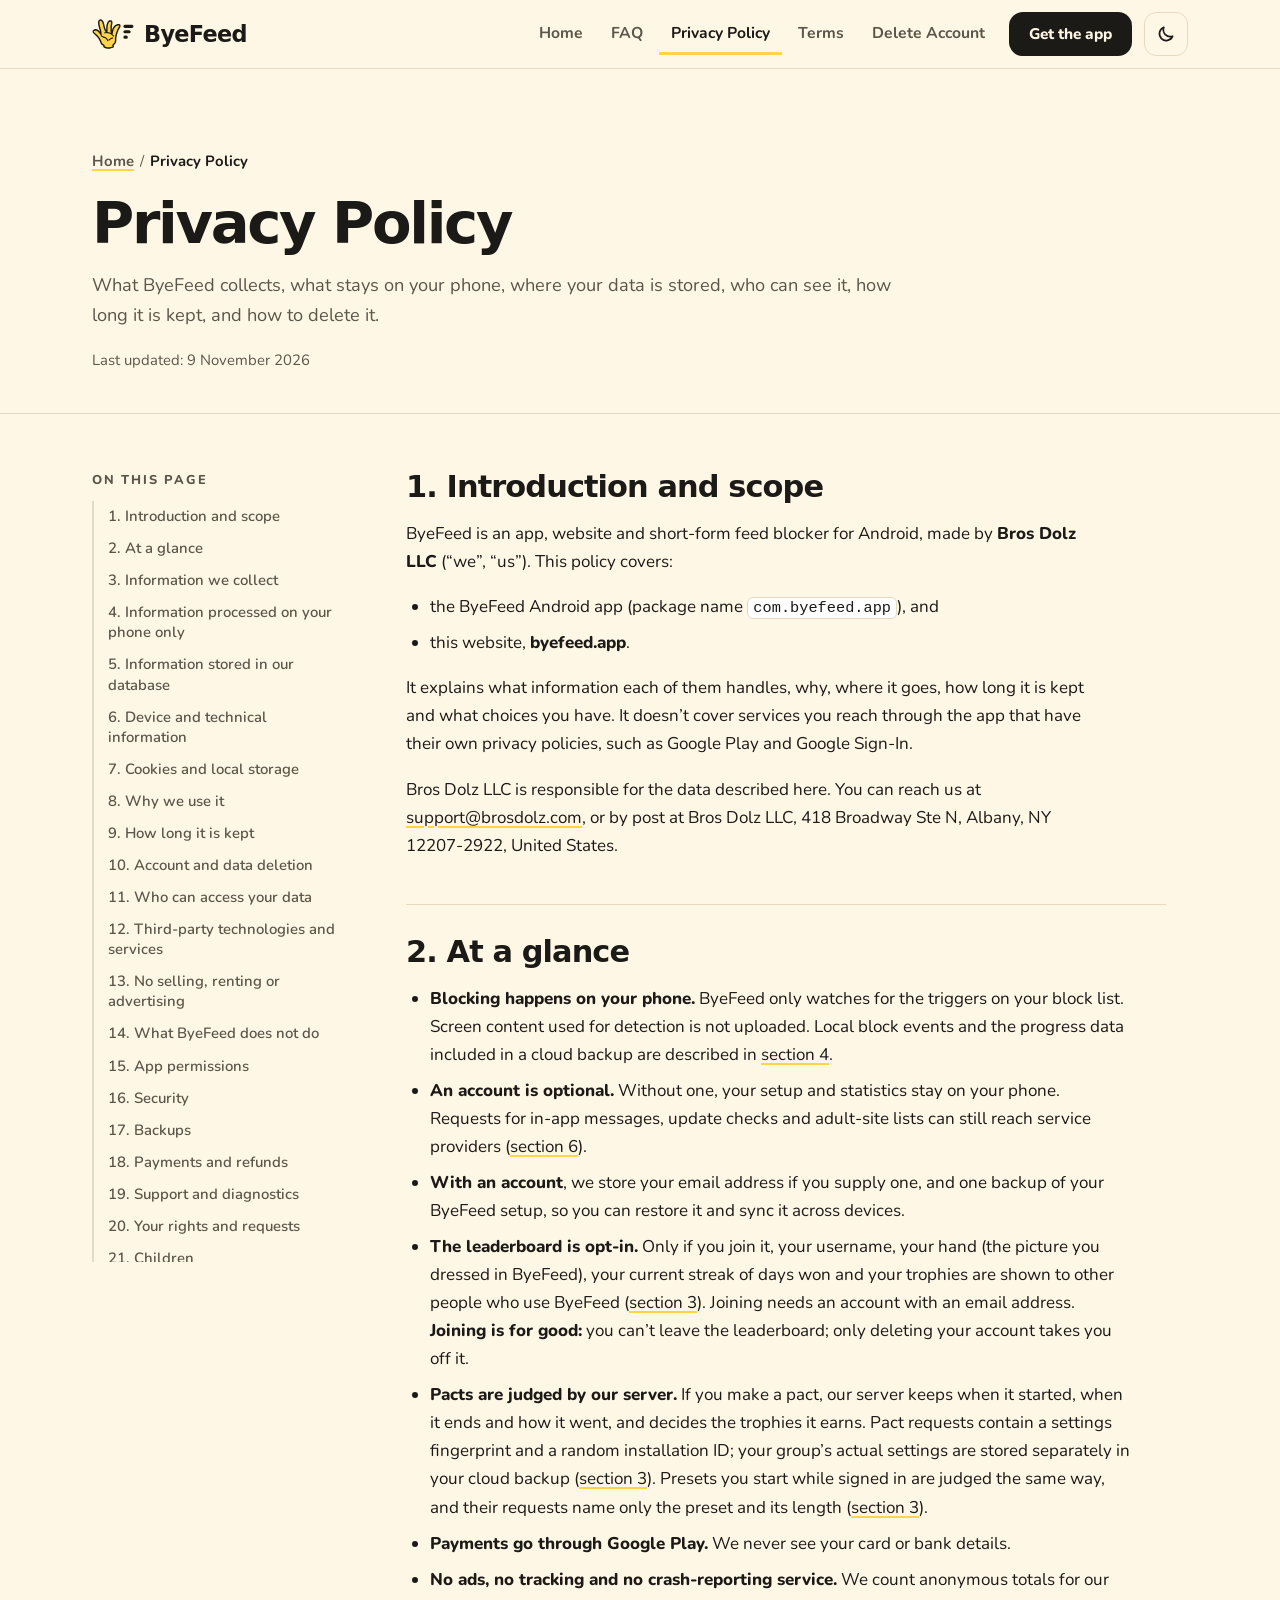
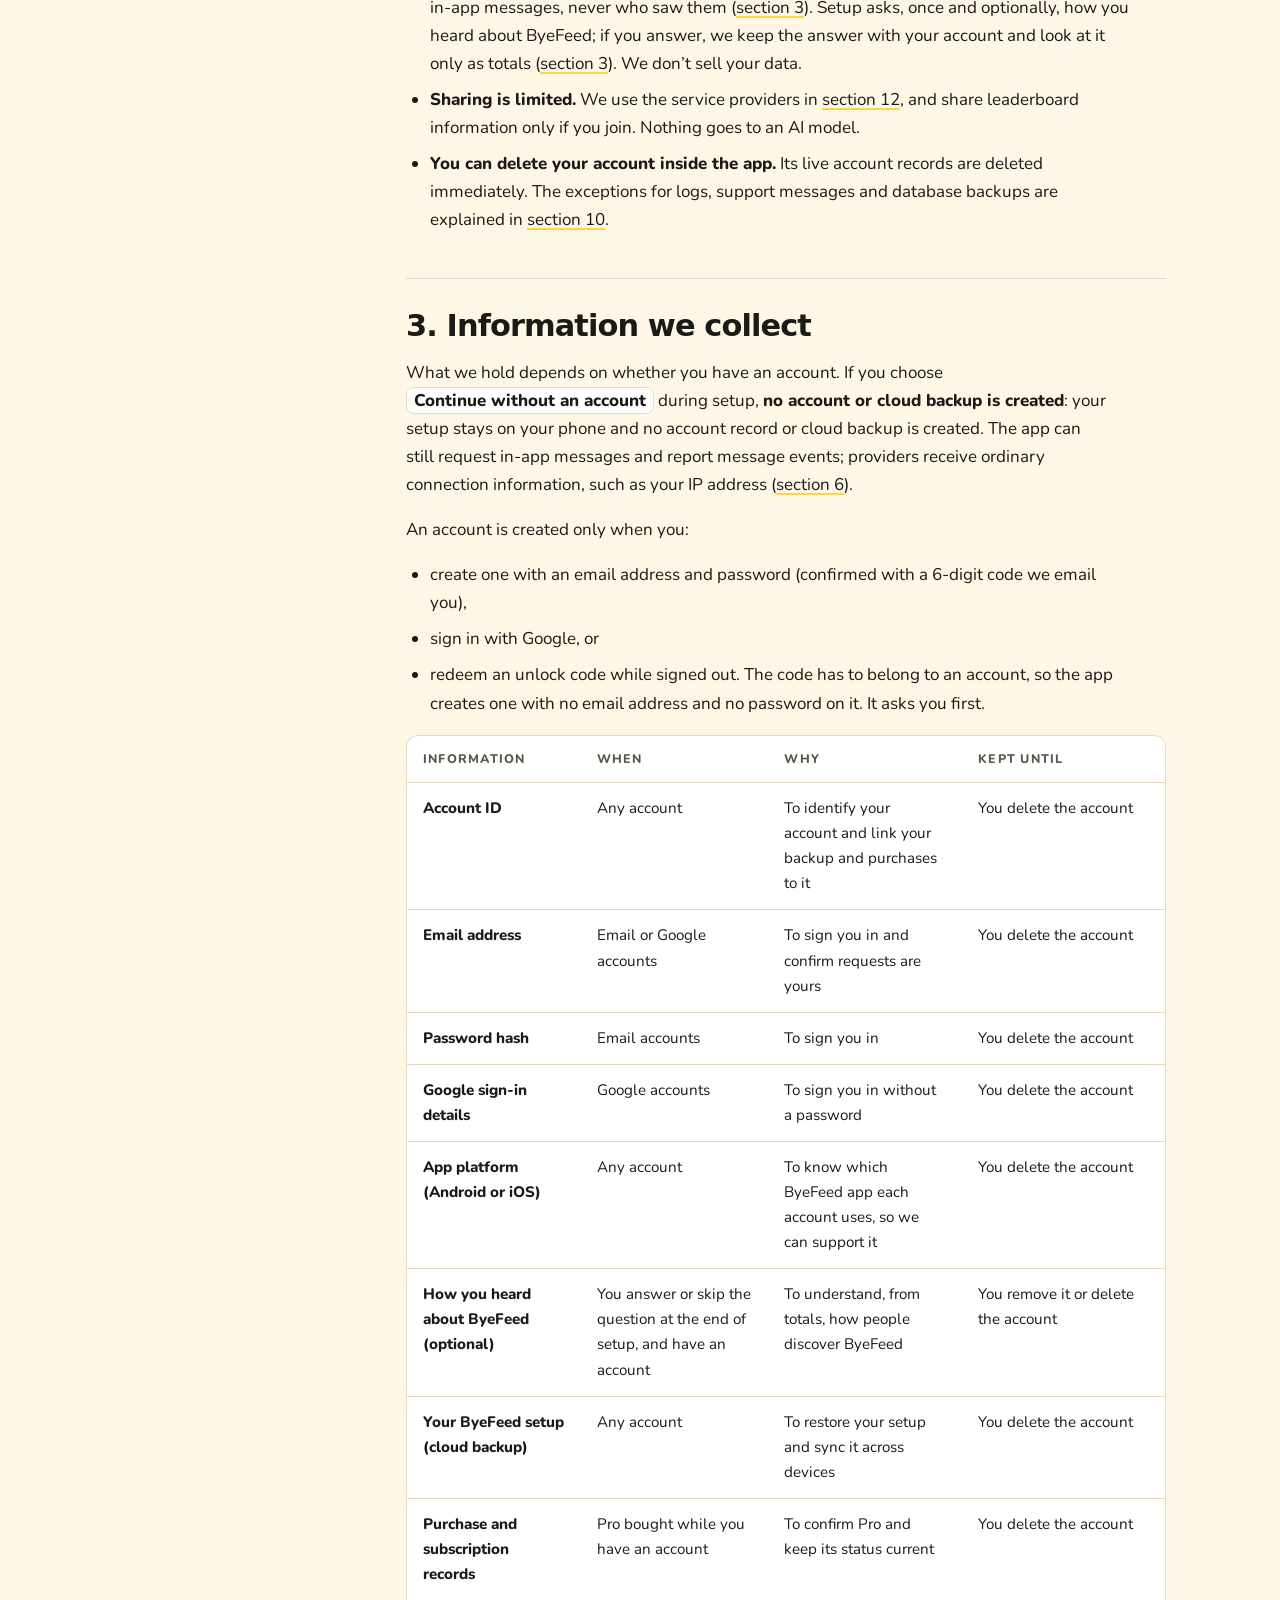
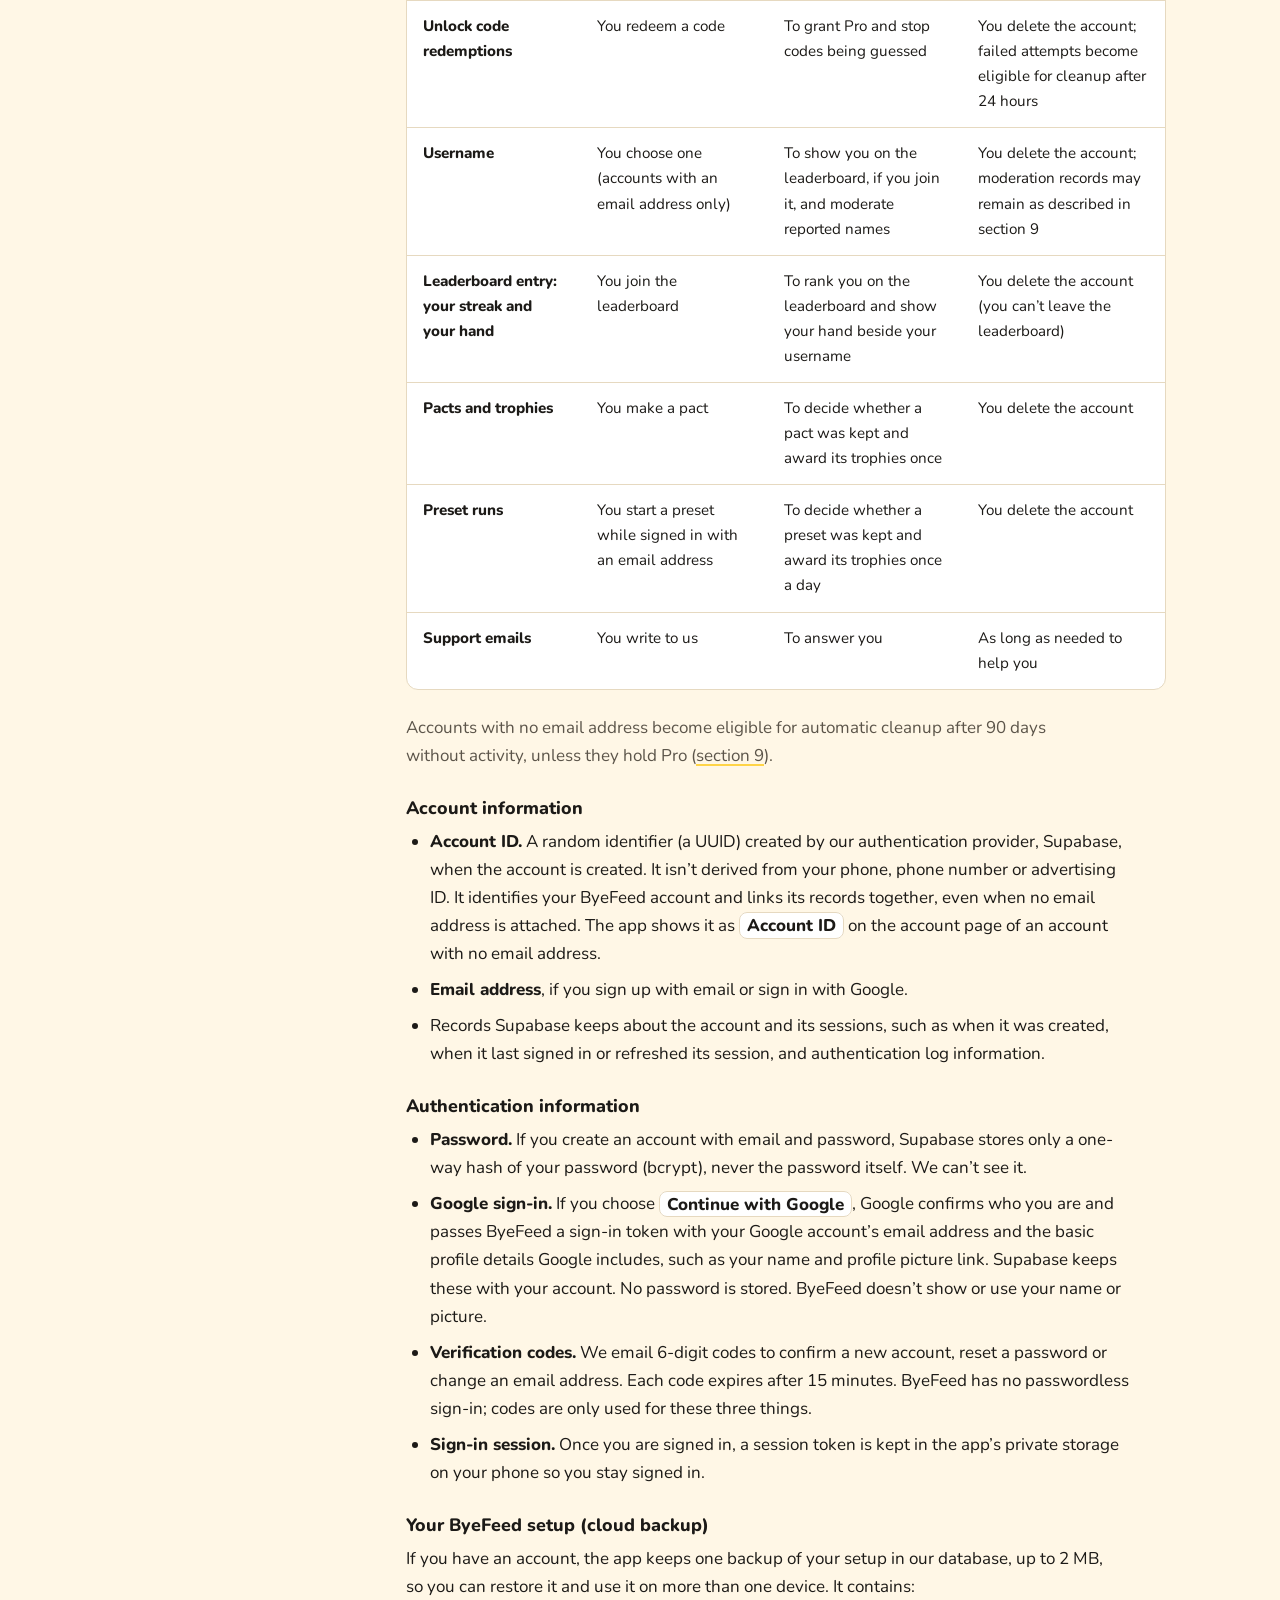
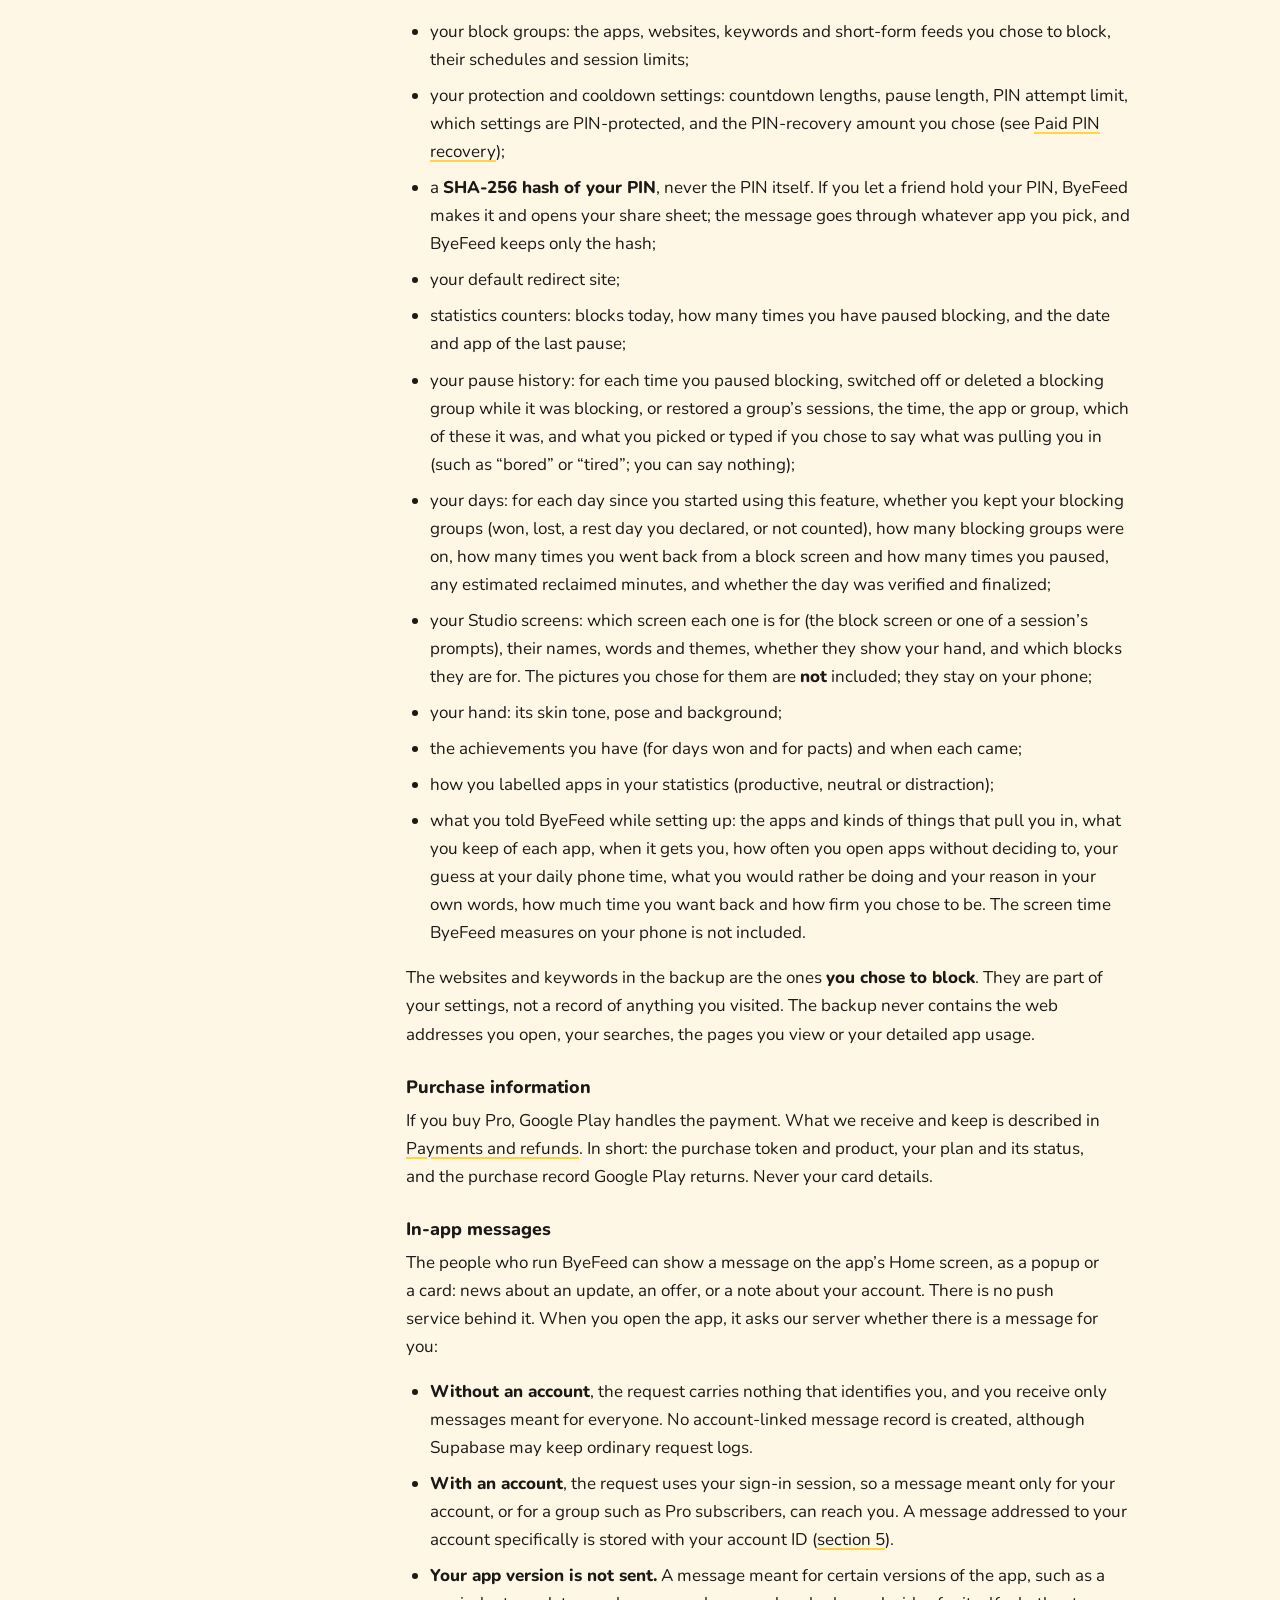
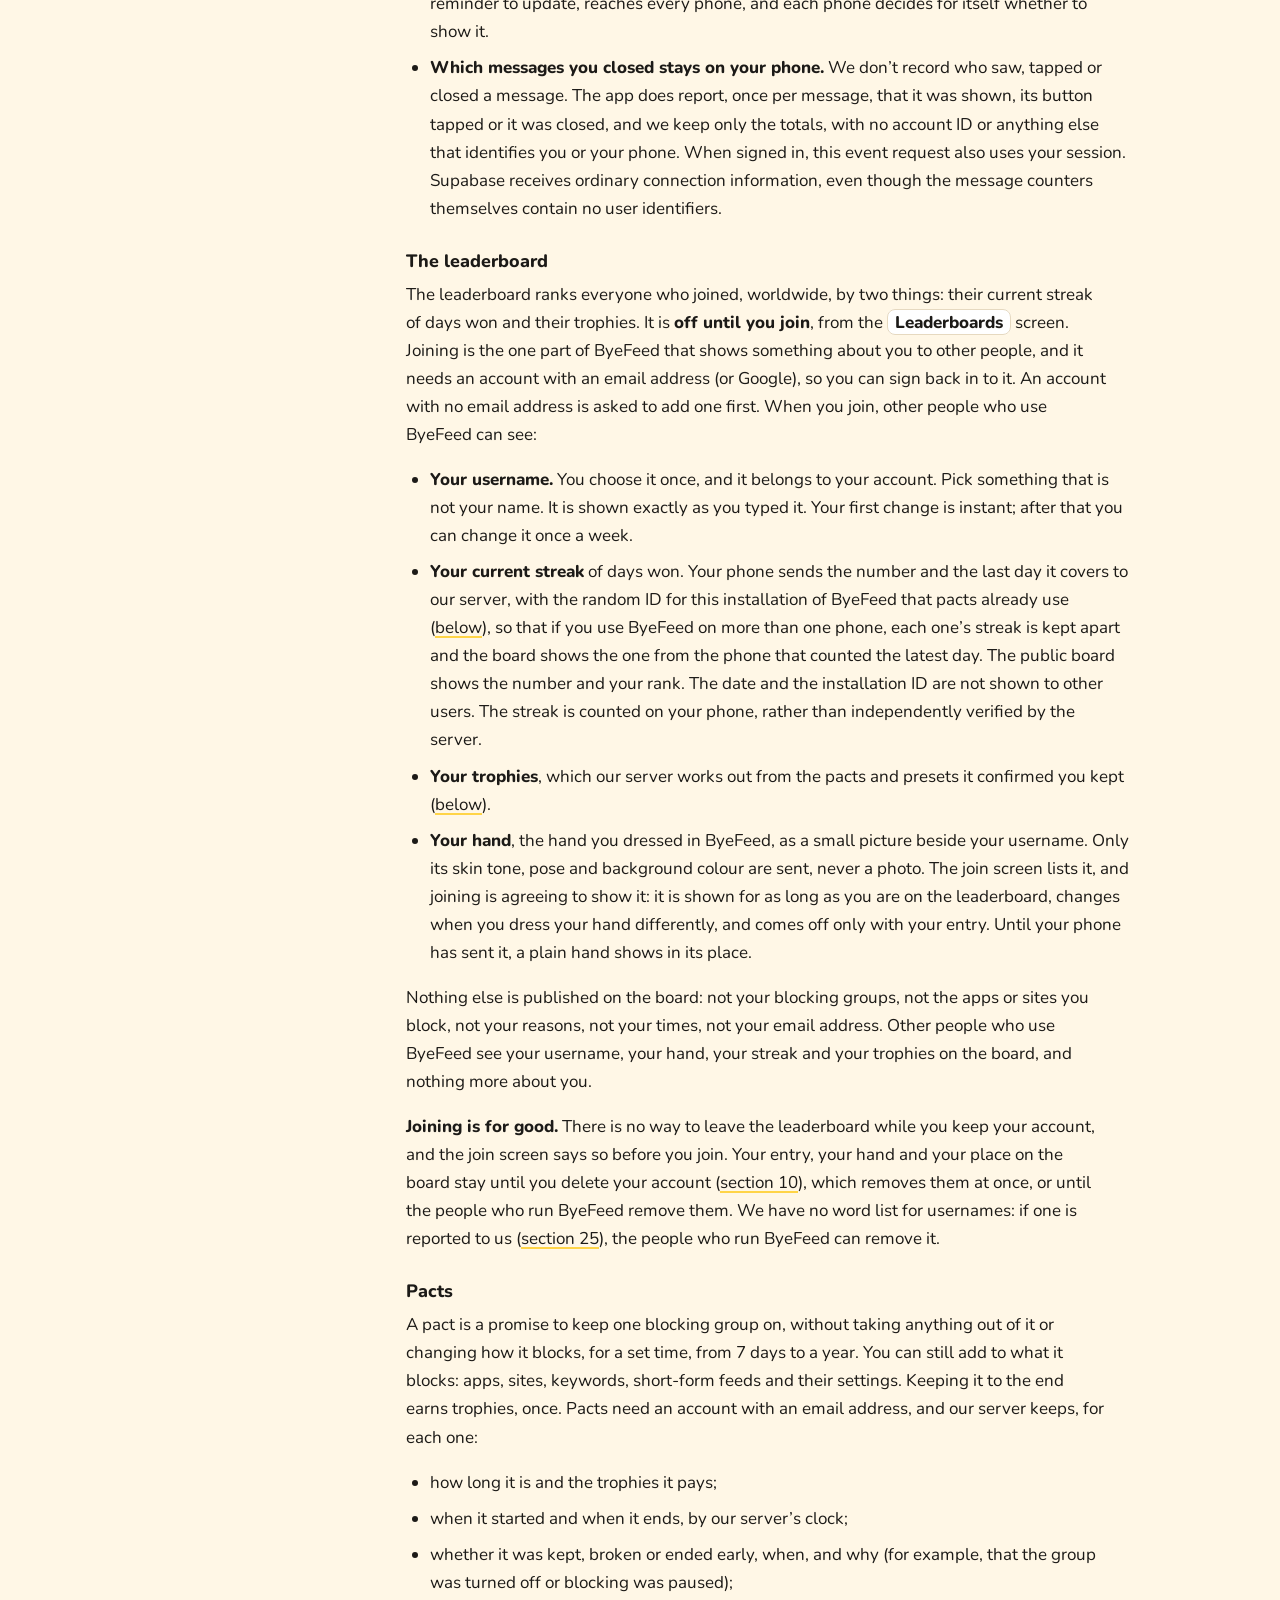
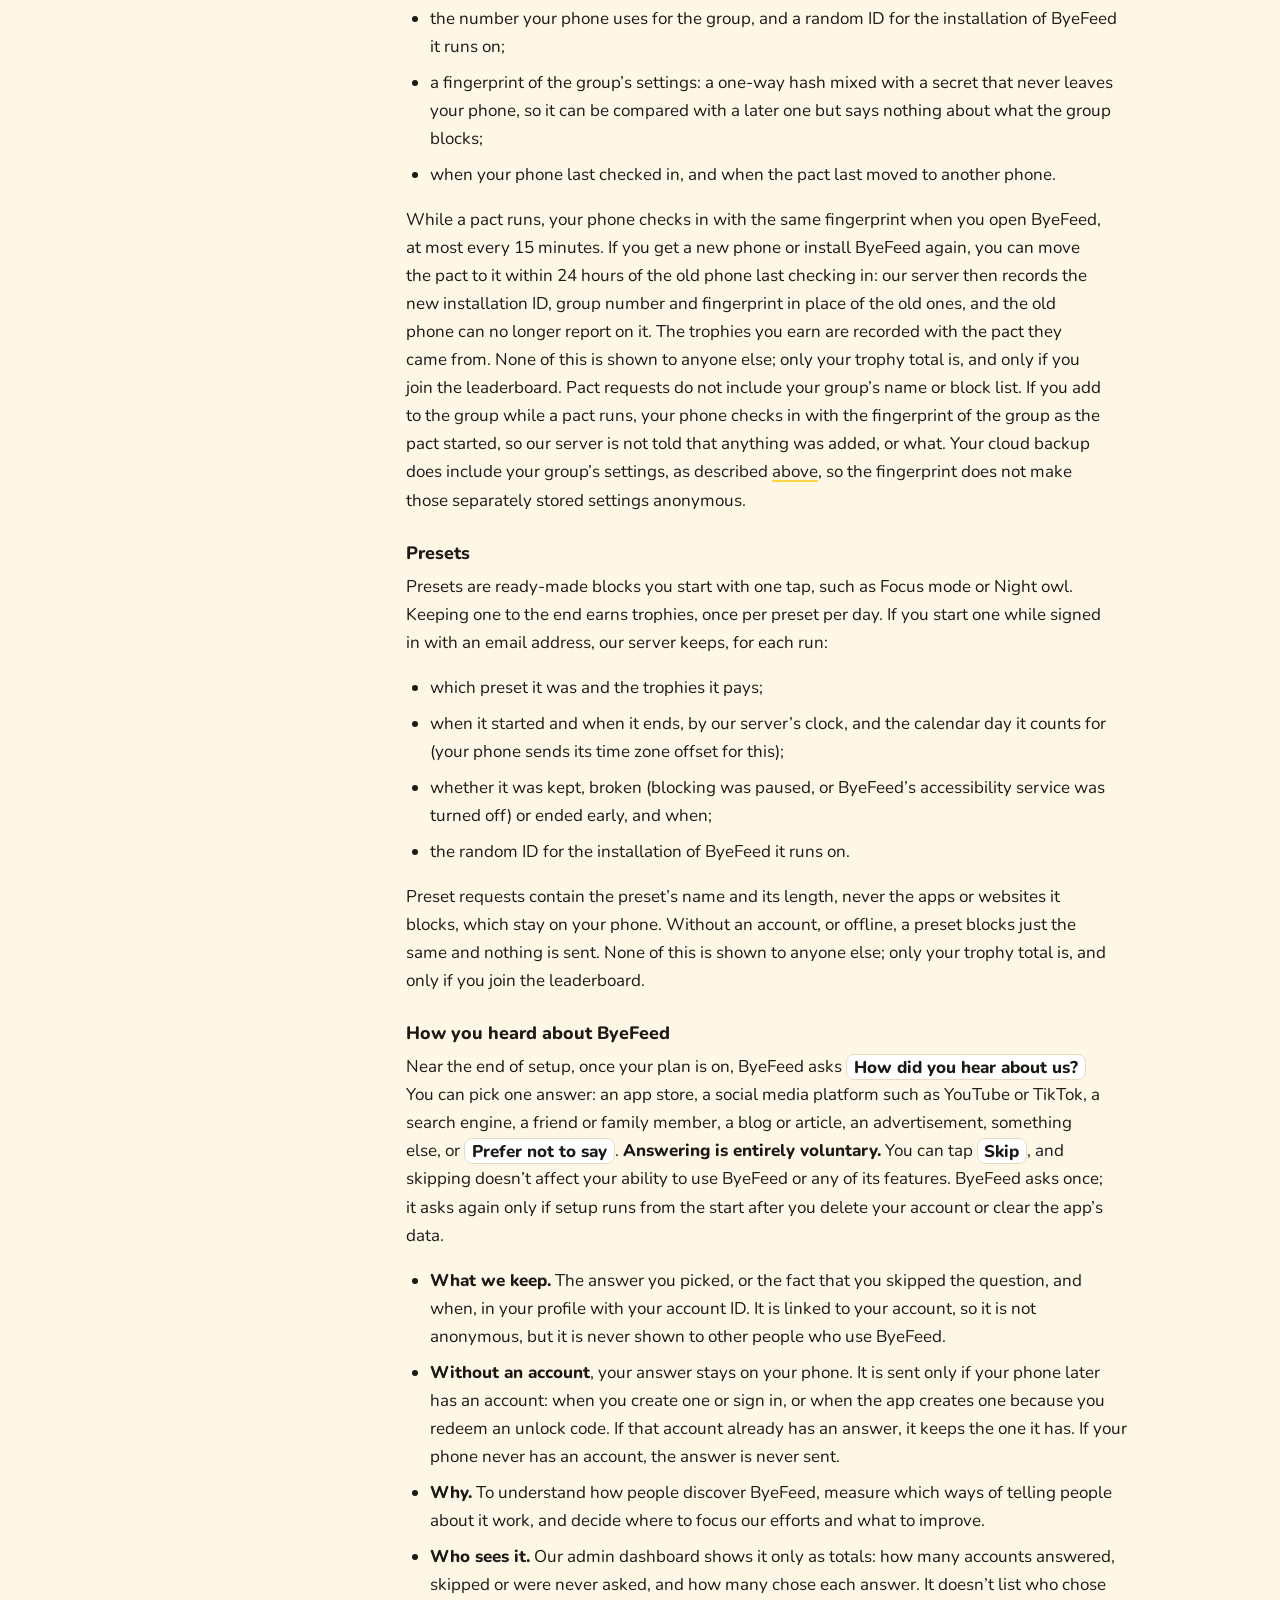
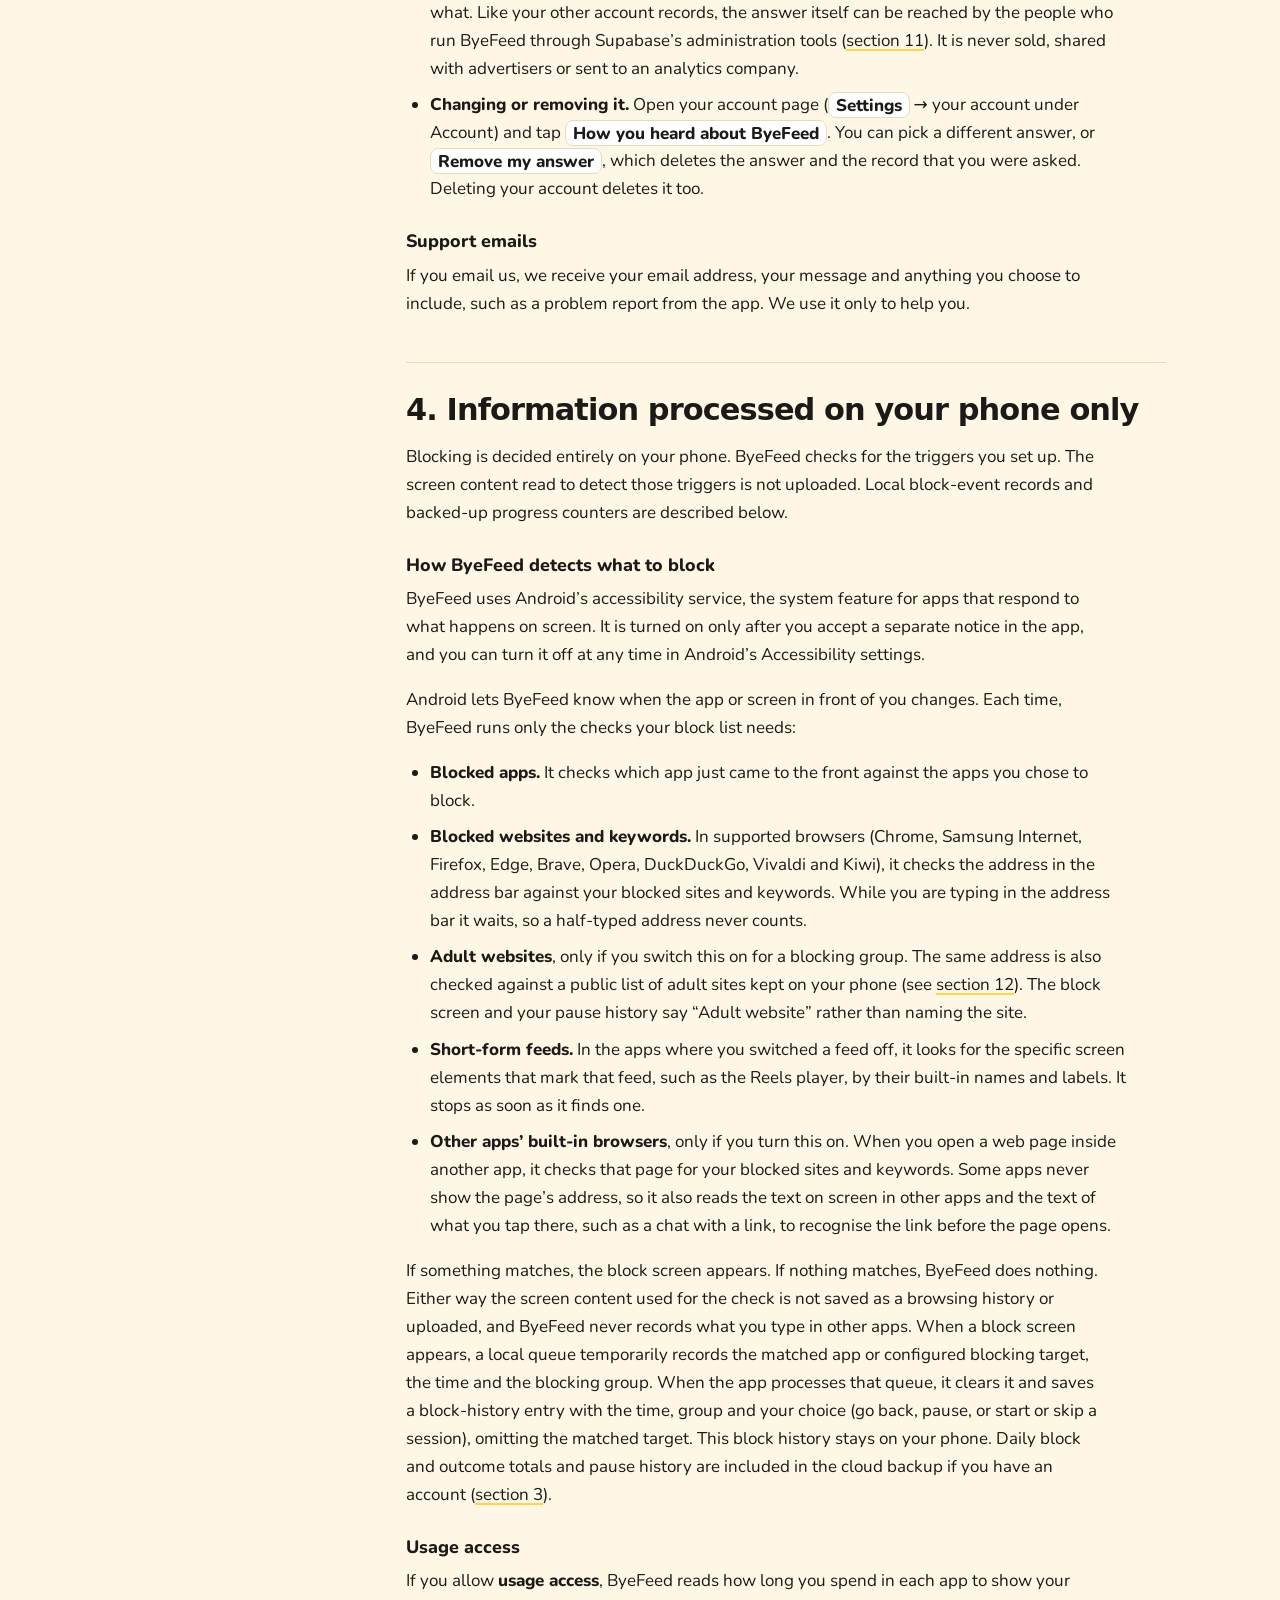
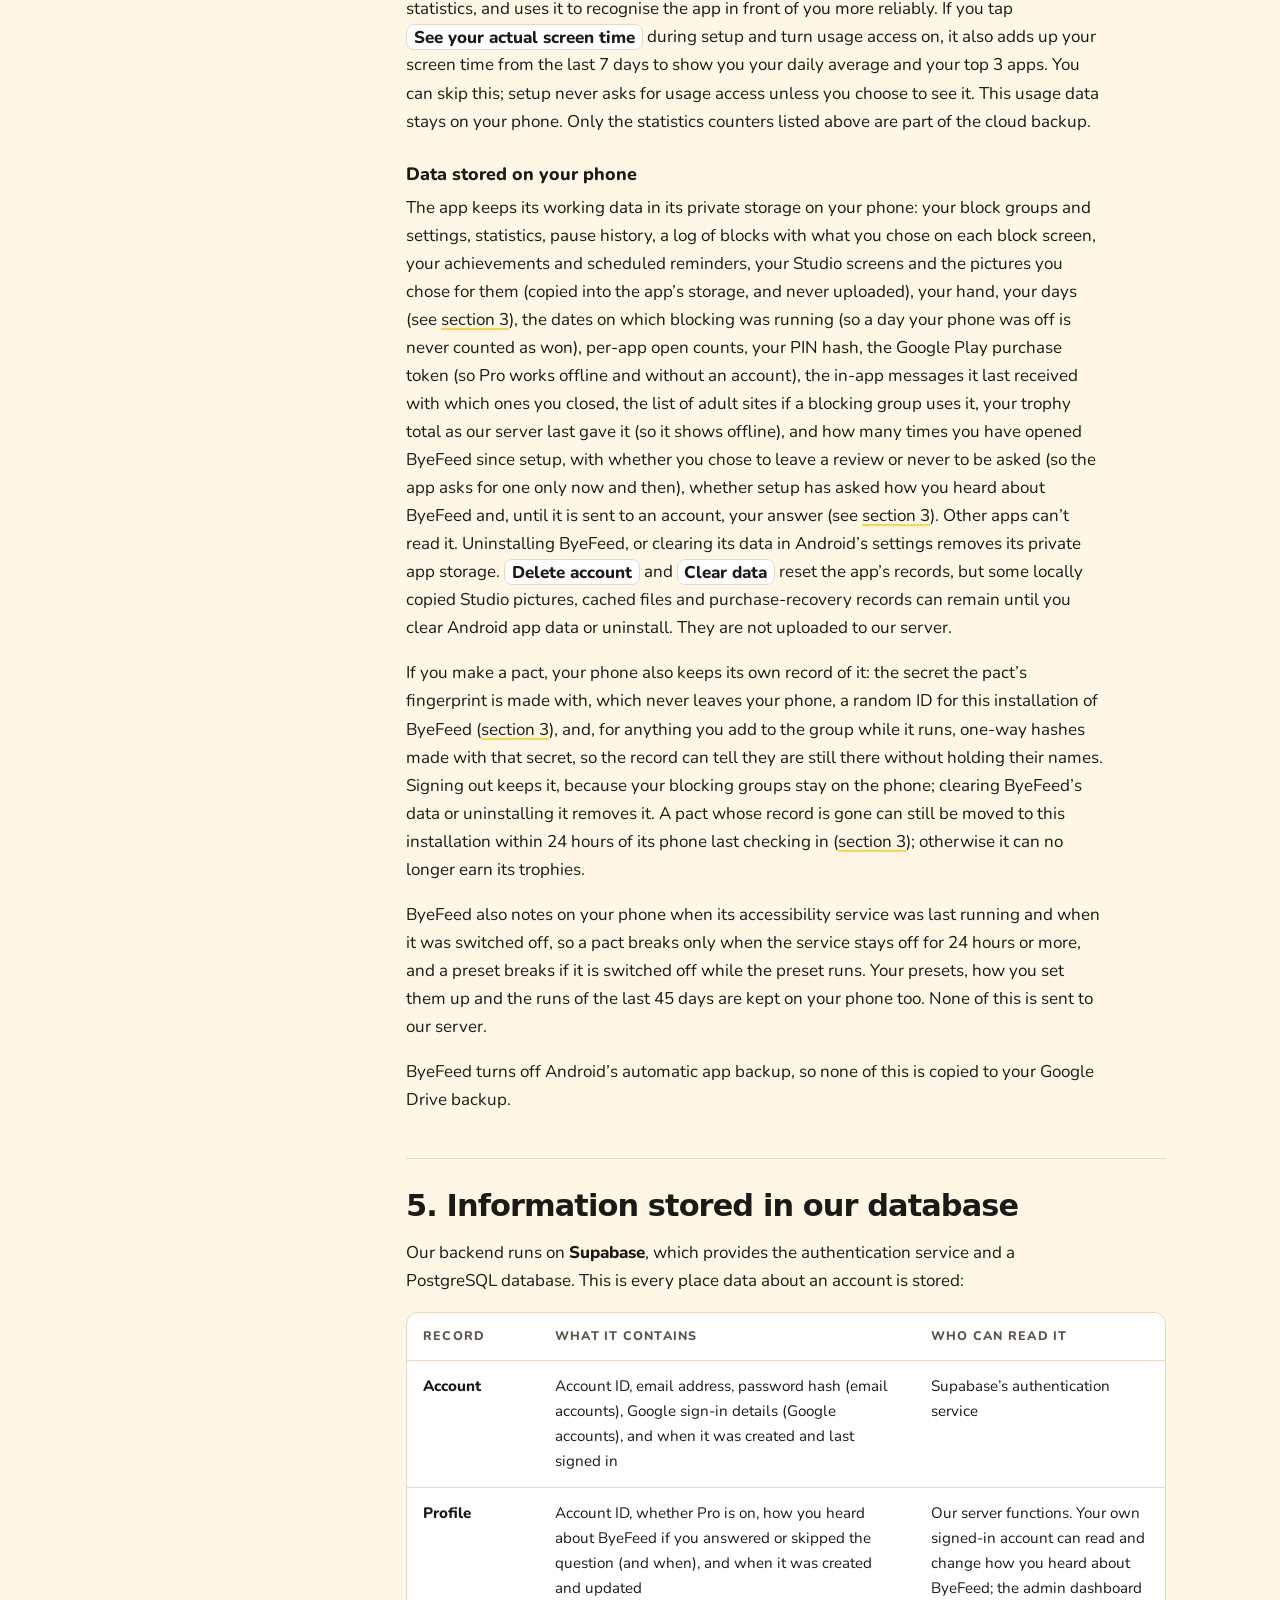
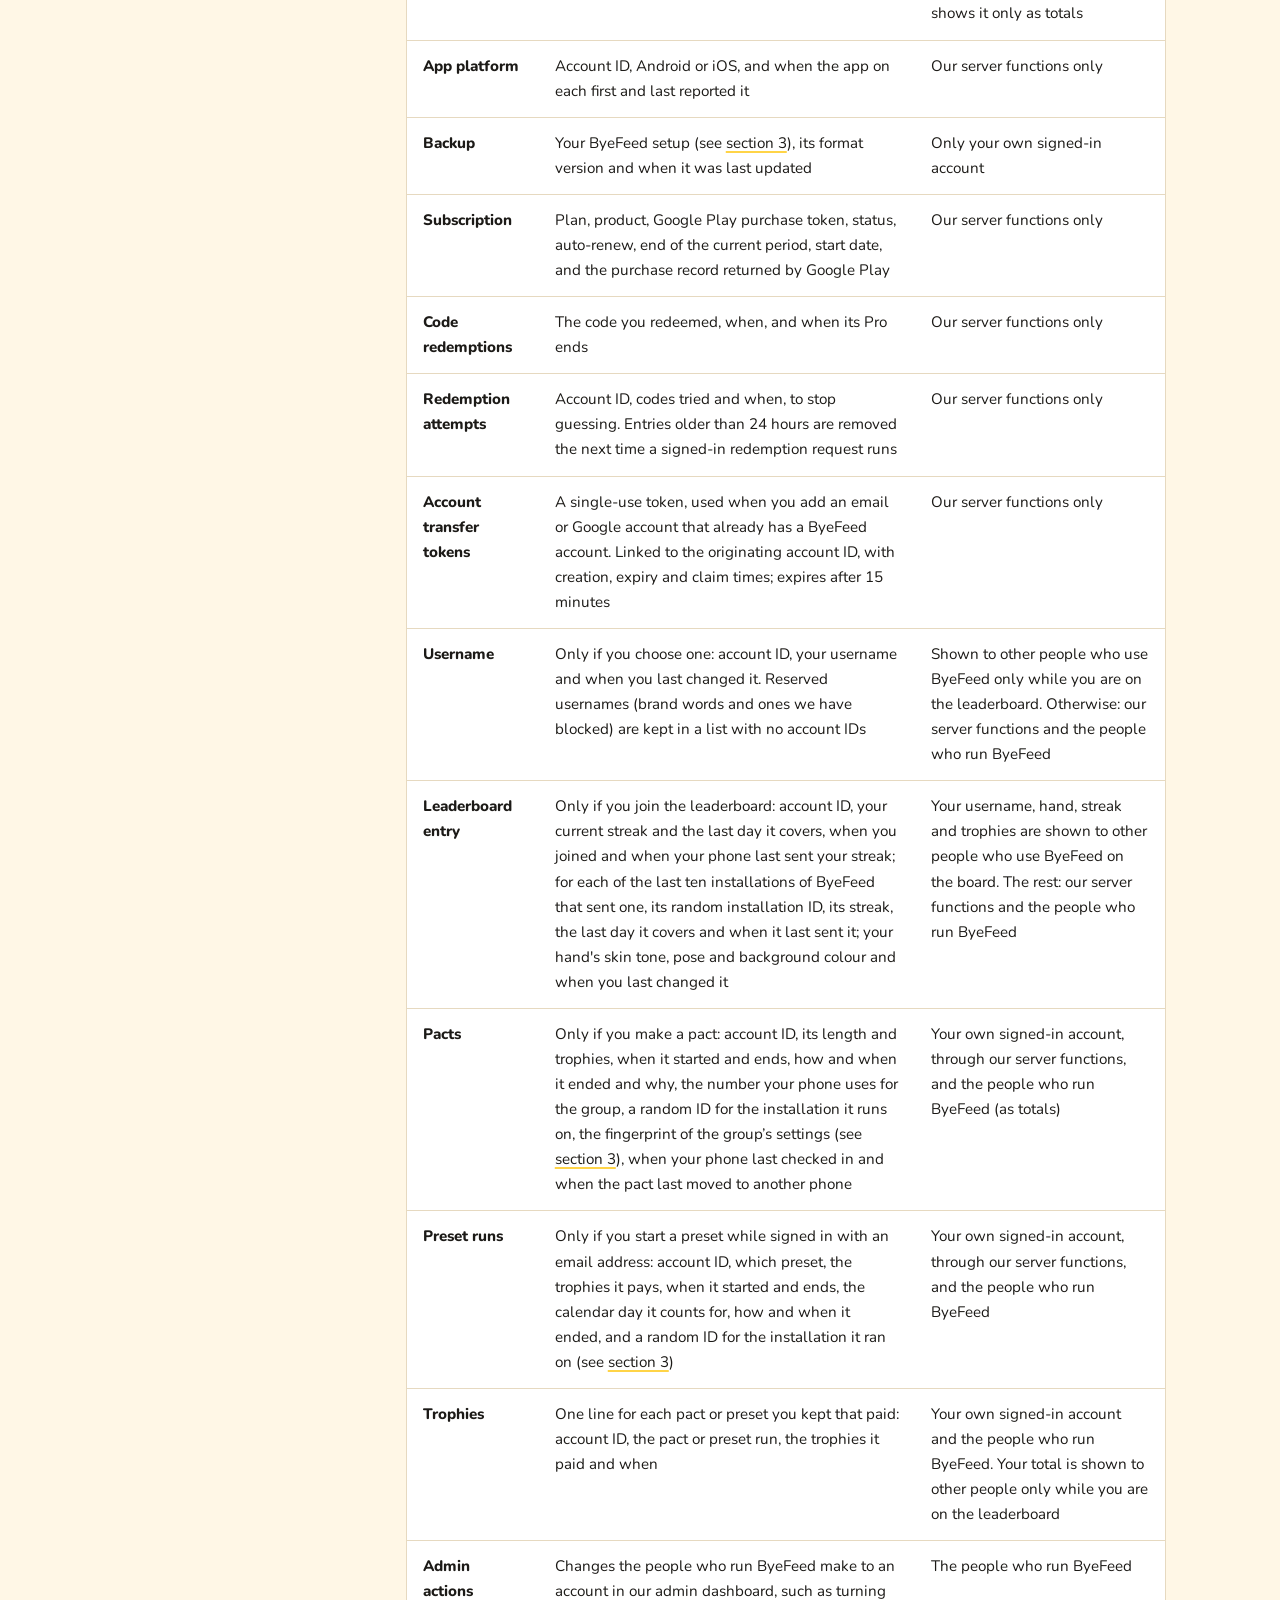
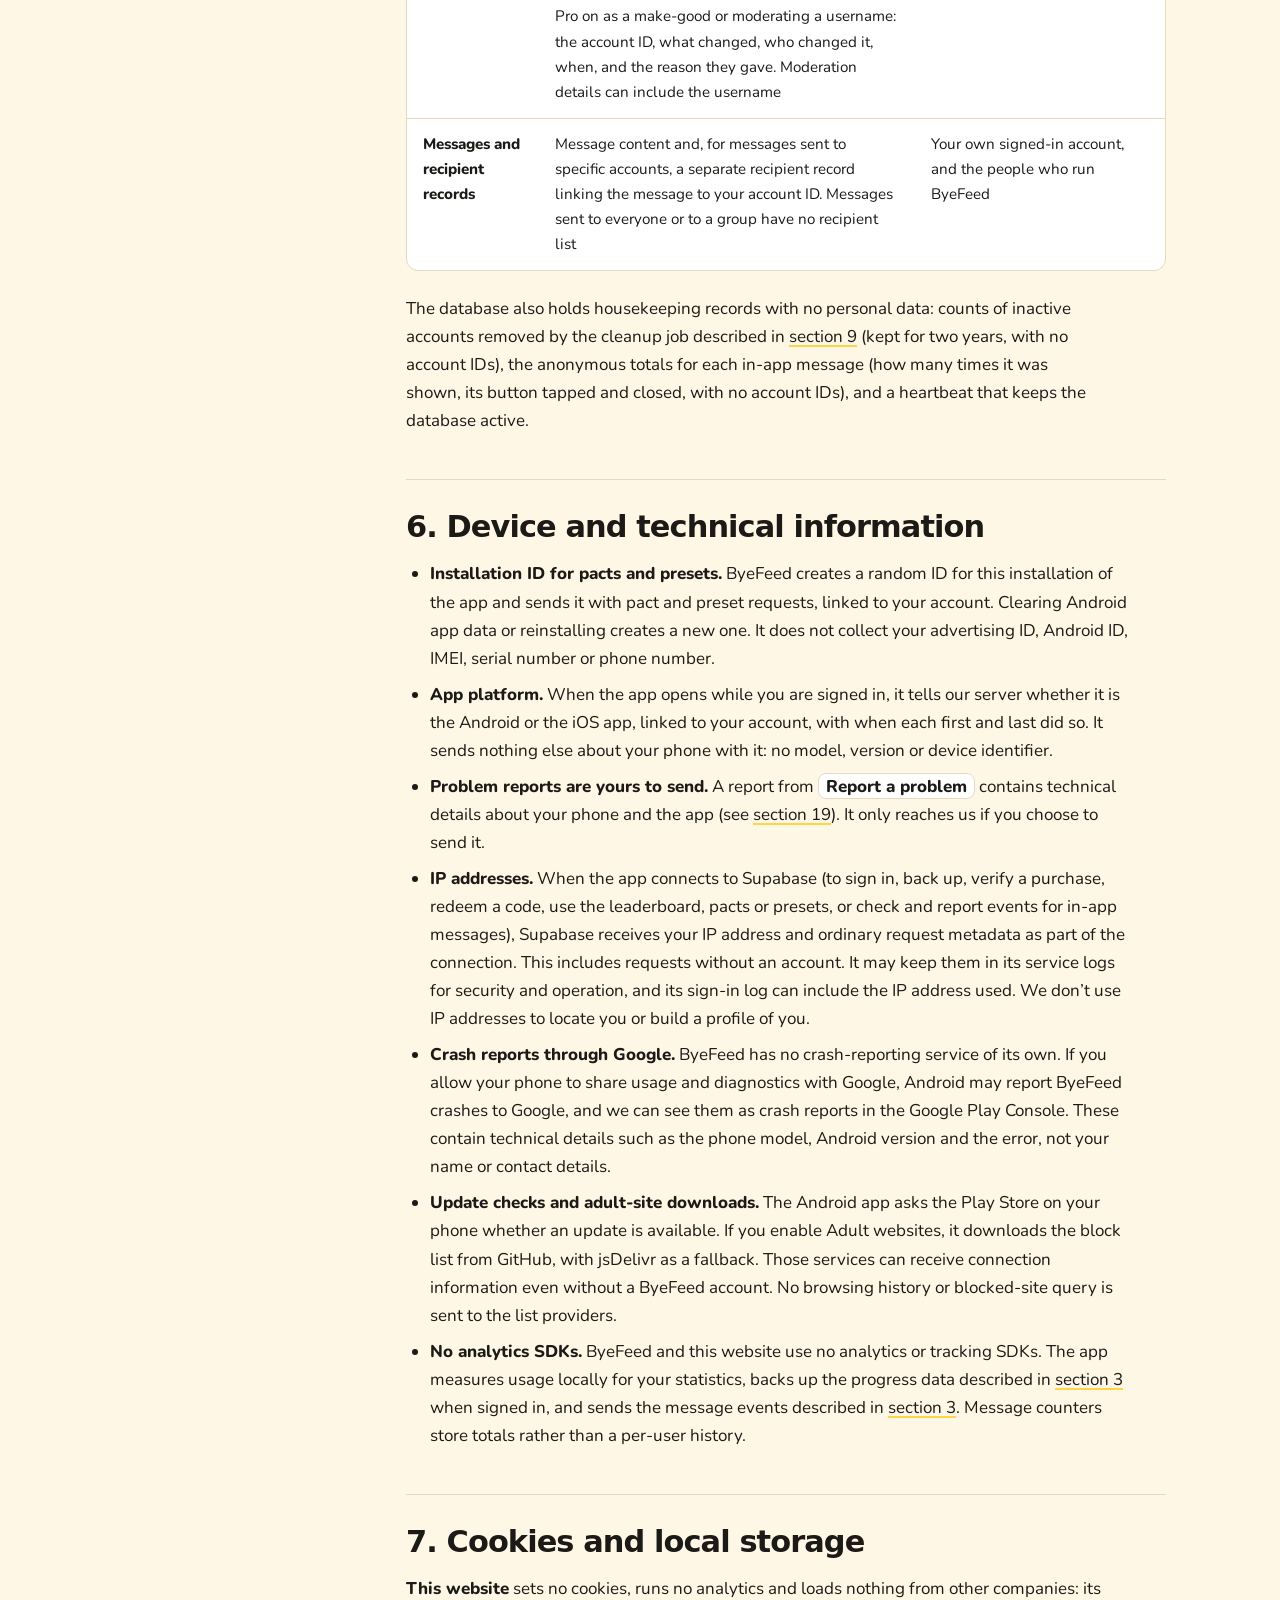
<file: privacy/index.html>
<!DOCTYPE html>
<html lang="en">

<head>
  <meta charset="utf-8">
  <meta name="viewport" content="width=device-width, initial-scale=1">
  <title>ByeFeed Privacy Policy</title>
  <meta name="description"
    content="What the ByeFeed app and website collect, what stays on your phone, what is stored in our database, who can see it, how long it is kept, and how to delete it.">
  <link rel="canonical" href="https://byefeed.app/privacy/">
  <meta name="color-scheme" content="light dark">
  <meta name="theme-color" content="#FFF7E6" media="(prefers-color-scheme: light)">
  <meta name="theme-color" content="#1C1A17" media="(prefers-color-scheme: dark)">
  <link rel="icon" href="../assets/img/favicon.svg" type="image/svg+xml">
  <link rel="icon" href="../assets/img/icon-192.png" type="image/png" sizes="192x192">
  <link rel="apple-touch-icon" href="../assets/img/apple-touch-icon.png">
  <link rel="preload" href="../assets/fonts/sora-700.woff2" as="font" type="font/woff2" crossorigin>
  <link rel="preload" href="../assets/fonts/nunito-400.woff2" as="font" type="font/woff2" crossorigin>
  <link rel="stylesheet" href="../assets/css/site.css">
  <meta property="og:type" content="website">
  <meta property="og:site_name" content="ByeFeed">
  <meta property="og:title" content="ByeFeed | Privacy Policy">
  <meta property="og:description"
    content="What the ByeFeed app and website collect, what stays on your phone, what is stored in our database, who can see it, how long it is kept, and how to delete it.">
  <meta property="og:url" content="https://byefeed.app/privacy/">
  <meta property="og:image" content="https://byefeed.app/assets/img/og-image.png">
  <meta property="og:image:width" content="1200">
  <meta property="og:image:height" content="630">
  <meta property="og:image:alt" content="The ByeFeed logo, a waving yellow hand, with the words Wave the feed goodbye.">
  <meta property="og:locale" content="en_US">
  <meta name="twitter:card" content="summary_large_image">
  <meta name="twitter:title" content="ByeFeed | Privacy Policy">
  <meta name="twitter:description"
    content="What the ByeFeed app and website collect, what stays on your phone, what is stored in our database, who can see it, how long it is kept, and how to delete it.">
  <meta name="twitter:image" content="https://byefeed.app/assets/img/og-image.png">
  <script>(function () { var d = document.documentElement, t = null; d.classList.add("js"); try { t = localStorage.getItem("bf-theme") } catch (e) { } if (t !== "light" && t !== "dark") t = window.matchMedia && matchMedia("(prefers-color-scheme: dark)").matches ? "dark" : "light"; d.setAttribute("data-theme", t) })();</script>
  <script src="../assets/js/site.js" defer></script>
</head>

<body>
  <a class="skip-link" href="#main">Skip to content</a>
  <svg class="sprite" aria-hidden="true" focusable="false">
    <symbol id="bf-mark" viewBox="0 0 262.8 189">
      <path
        d="M104.1 182.3C99.5 182.4 93.5 181.9 89.2 181C85.6 180.2 82.4 179.1 79.8 177.9C77.7 177 75.6 176.5 74.6 174.8C73.4 172.8 75.4 168.8 73.9 166.2C71.7 162.3 63.2 160.4 59.6 155.9C55.8 151 55.3 143.9 52.1 137.5C48.4 130.2 42.6 120.9 37.9 114.6C34.3 109.6 31.2 106.4 27 102.2C22 97 12.5 89.8 9.5 86.1C8.2 84.5 7.7 83.6 7.2 82.3C6.7 80.8 6.3 79.1 6.6 77.6C6.8 76.1 7.7 74.6 8.9 73.3C10.4 71.7 13.2 70.2 15.6 69.2C17.8 68.3 20.4 67.4 22.6 67.4C24.6 67.5 26.4 68.3 28.4 69.2C30.6 70.2 33 71.5 35.3 73.1C37.9 75.1 40.7 77.7 43.3 80.5C46.4 83.8 50.1 90.7 52.4 92.1C53.4 92.7 54.4 93.1 54.9 92.6C56.5 91.2 53.7 79.2 52.1 71.7C50.2 62.7 45.5 50.8 43.8 42.4C42.5 36.2 41.9 30.2 41.6 25.9C41.4 23.2 41.3 21.5 41.6 19.4C42 17.2 42.7 14.7 43.5 12.9C44 11.6 44.6 10.6 45.5 9.6C46.5 8.5 48.1 7.3 49.6 6.8C51 6.3 52.7 6.4 54.3 6.6C56 6.9 57.6 7.5 59.2 8.7C61.6 10.3 64.5 13.4 66.4 16.7C68.7 20.5 69.9 25.8 71.3 30.7C72.9 36.1 73.6 42.1 75.2 47.9C76.8 54.1 79.1 61.5 81.2 66.8C82.8 70.7 84.3 74.2 86.1 76.9C87.6 79 89.7 81.9 90.8 82C91.3 82 91.7 81.6 92 81C92.8 79.6 92.6 76.3 92.9 72.6C93.3 65.8 92.2 52 93.7 43.3C94.8 36.1 97.5 28.7 99.7 23.9C101.1 20.8 102.3 18.6 104.2 16.7C106 14.9 108.4 13.5 110.7 12.8C113 12.2 115.9 12.2 118 12.8C119.7 13.3 121.3 14.2 122.2 15.6C123.4 17.5 123.6 20.2 123.6 23.6C123.7 29.2 120.9 37.8 120.3 46.1C119.6 56.4 119.4 72.4 120.3 80.6C120.8 85.3 121.4 90.7 122.6 91.5C123 91.8 123.7 91.5 124.2 91.2C124.8 90.7 125.2 89.7 125.7 88.3C126.9 85 127.9 76.2 129.4 70.9C130.8 66.3 132 62.3 134.4 58.1C137 53.3 141.2 47.4 144.9 43.9C147.9 41.2 151.3 39.5 154.2 38.2C156.5 37.2 158.3 36.6 160.6 36.3C163.3 35.9 167.4 35.9 169.6 36.4C171 36.7 172.1 37.2 172.9 37.9C173.5 38.5 173.9 39 174.1 39.9C174.6 41.6 174.6 44.1 173.9 47.2C172.3 53.3 164.4 65 161.1 72.8C158.4 79.1 156.5 84.4 154.7 90.2C152.9 96 151.3 102.4 150.2 107.9C149.2 112.6 148.4 116.6 148 121.3C147.6 126.6 148.6 133.4 147.9 138.2C147.4 142.1 146.1 145.7 145 148.3C144.3 150 143.9 150.6 142.8 152.3C140.5 155.6 132.6 162.6 131.3 166C130.7 167.7 131 168.9 131.3 170.3C131.6 171.7 133.8 173.2 133.3 174.5C132.2 177.1 120.7 179.6 115.4 180.9C111.3 181.9 108.2 182.3 104.1 182.3Z"
        fill="#FFD447" stroke="#1C1A17" stroke-width="9" stroke-linejoin="round" />
      <path
        d="M79.4 87.1C82.6 86.6 85.7 85.8 89 85.6C92.4 85.3 96.1 85.2 99.5 85.8C102.8 86.3 105.8 87.3 109.1 88.6C113 90.1 117.9 92.4 121.5 94.7C124.6 96.7 127.2 99 129.5 101.3C131.6 103.2 133.2 105.2 135 107.2 M56 95.6C56.1 96.9 56 98.1 56.4 99.5C57 101.5 58.4 104.7 59.4 106.4C60.1 107.5 60.6 108.1 61.5 108.9C62.9 110 64.7 111.1 67 112.1C70.2 113.6 76 114.4 79.5 116C82.5 117.3 84.8 118.7 87.1 120.5C89.4 122.3 91.4 124.3 93.1 126.7C95.1 129.4 96.4 133.1 98 136.3 M129.1 119.4C126 120.4 123.1 120.6 119.8 122.3C115.4 124.5 110.4 129.2 105.7 132.6"
        fill="none" stroke="#1C1A17" stroke-width="7" stroke-linecap="round" />
      <path d="M206.8 46.4H250.8 M206.8 80.4H232.8 M206.8 114.4H214.8" fill="none" stroke="#1C1A17"
        style="stroke:var(--mark-bars)" stroke-width="20" stroke-linecap="round" />
    </symbol>
    <symbol id="i-menu" viewBox="0 0 24 24" fill="none" stroke="currentColor" stroke-width="2" stroke-linecap="round"
      stroke-linejoin="round">
      <path d="M4 7h16M4 12h16M4 17h16" />
    </symbol>
    <symbol id="i-close" viewBox="0 0 24 24" fill="none" stroke="currentColor" stroke-width="2" stroke-linecap="round"
      stroke-linejoin="round">
      <path d="M6 6l12 12M18 6 6 18" />
    </symbol>
    <symbol id="i-play" viewBox="0 0 24 24" fill="none" stroke="currentColor" stroke-width="2" stroke-linecap="round"
      stroke-linejoin="round">
      <path d="M8 5v14l11-7z" fill="currentColor" stroke="none" />
    </symbol>
    <symbol id="i-sun" viewBox="0 0 24 24" fill="none" stroke="currentColor" stroke-width="2" stroke-linecap="round"
      stroke-linejoin="round">
      <circle cx="12" cy="12" r="4" />
      <path d="M12 2.5v2M12 19.5v2M4.6 4.6l1.4 1.4M18 18l1.4 1.4M2.5 12h2M19.5 12h2M4.6 19.4 6 18M18 6l1.4-1.4" />
    </symbol>
    <symbol id="i-moon" viewBox="0 0 24 24" fill="none" stroke="currentColor" stroke-width="2" stroke-linecap="round"
      stroke-linejoin="round">
      <path d="M20 14.6A8.2 8.2 0 0 1 9.4 4a8.2 8.2 0 1 0 10.6 10.6z" />
    </symbol>
  </svg>
  <header class="site-header">
    <div class="wrap header-inner">
      <a class="brand" href="../"><svg class="mark" width="42" height="30" viewBox="0 0 262.8 189" aria-hidden="true"
          focusable="false">
          <use href="#bf-mark" />
        </svg><span class="wordmark">ByeFeed</span><span class="sr-only"> home</span></a>
      <nav class="site-nav" id="site-menu" aria-label="Main">
        <ul>
          <li><a href="../">Home</a></li>
          <li><a href="../faq/">FAQ</a></li>
          <li><a href="../privacy/" aria-current="page">Privacy Policy</a></li>
          <li><a href="../terms/">Terms</a></li>
          <li><a href="../delete-account/">Delete Account</a></li>
          <li class="nav-cta-item"><a class="btn btn-primary btn-sm"
              href="https://play.google.com/store/apps/details?id=com.byefeed.app">Get the app</a></li>
        </ul>
      </nav>
      <div class="header-actions">
        <button class="theme-toggle" type="button" aria-pressed="false" title="Switch to dark theme">
          <span class="sr-only">Dark theme</span>
          <svg class="icon-moon" aria-hidden="true" focusable="false">
            <use href="#i-moon" />
          </svg>
          <svg class="icon-sun" aria-hidden="true" focusable="false">
            <use href="#i-sun" />
          </svg>
        </button>
        <button class="nav-toggle" type="button" aria-expanded="false" aria-controls="site-menu">
          <span class="sr-only">Menu</span>
          <svg class="icon-open" aria-hidden="true" focusable="false">
            <use href="#i-menu" />
          </svg>
          <svg class="icon-close" aria-hidden="true" focusable="false">
            <use href="#i-close" />
          </svg>
        </button>
      </div>
    </div>
  </header>
  <main id="main">
    <div class="page-head">
      <div class="wrap">
        <nav class="breadcrumb" aria-label="Breadcrumb">
          <ol>
            <li><a href="../index.html">Home</a></li>
            <li><span aria-current="page">Privacy Policy</span></li>
          </ol>
        </nav>
        <h1>Privacy Policy</h1>
        <p class="lead">What ByeFeed collects, what stays on your phone, where your data is stored, who can see it,
          how long it is kept, and how to delete it.</p>
        <p class="meta">Last updated: 9 November 2026</p>
      </div>
    </div>

    <div class="wrap doc-layout">
      <details class="toc" open>
        <summary>On this page</summary>
        <nav aria-label="Privacy Policy sections">
          <ol>
            <li><a href="#scope">1. Introduction and scope</a></li>
            <li><a href="#summary">2. At a glance</a></li>
            <li><a href="#collect">3. Information we collect</a></li>
            <li><a href="#on-device">4. Information processed on your phone only</a></li>
            <li><a href="#database">5. Information stored in our database</a></li>
            <li><a href="#technical">6. Device and technical information</a></li>
            <li><a href="#cookies">7. Cookies and local storage</a></li>
            <li><a href="#purposes">8. Why we use it</a></li>
            <li><a href="#retention">9. How long it is kept</a></li>
            <li><a href="#deletion">10. Account and data deletion</a></li>
            <li><a href="#access">11. Who can access your data</a></li>
            <li><a href="#third-parties">12. Third-party technologies and services</a></li>
            <li><a href="#no-selling">13. No selling, renting or advertising</a></li>
            <li><a href="#does-not">14. What ByeFeed does not do</a></li>
            <li><a href="#permissions">15. App permissions</a></li>
            <li><a href="#security">16. Security</a></li>
            <li><a href="#backups">17. Backups</a></li>
            <li><a href="#payments">18. Payments and refunds</a></li>
            <li><a href="#support">19. Support and diagnostics</a></li>
            <li><a href="#rights">20. Your rights and requests</a></li>
            <li><a href="#children">21. Children</a></li>
            <li><a href="#international">22. Where data is processed</a></li>
            <li><a href="#changes">23. Changes to this policy</a></li>
            <li><a href="#ai">24. AI disclosure</a></li>
            <li><a href="#contact">25. Contact</a></li>
          </ol>
        </nav>
      </details>

      <article class="doc">

        <section id="scope" aria-labelledby="h-scope">
          <h2 id="h-scope">1. Introduction and scope</h2>
          <p>ByeFeed is an app, website and short-form feed blocker for Android, made by <strong>Bros Dolz LLC</strong>
            (&ldquo;we&rdquo;, &ldquo;us&rdquo;). This policy covers:</p>
          <ul>
            <li>the ByeFeed Android app (package name <code>com.byefeed.app</code>), and</li>
            <li>this website, <strong>byefeed.app</strong>.</li>
          </ul>
          <p>It explains what information each of them handles, why, where it goes, how long it is kept and what choices
            you have. It doesn&rsquo;t cover services you reach through the app that have their own privacy policies,
            such as Google Play and Google Sign-In.</p>
          <p>Bros Dolz LLC is responsible for the data described here. You can reach us at <a
              href="mailto:support@brosdolz.com">support@brosdolz.com</a>, or by post at Bros Dolz LLC, 418 Broadway Ste
            N, Albany, NY 12207-2922, United States.</p>
        </section>

        <section id="summary" aria-labelledby="h-summary">
          <h2 id="h-summary">2. At a glance</h2>
          <ul>
            <li><strong>Blocking happens on your phone.</strong> ByeFeed only watches for the triggers on your block
              list. Screen content used for detection is not uploaded. Local block events and the progress data
              included in a cloud backup are described in <a href="#on-device">section 4</a>.</li>
            <li><strong>An account is optional.</strong> Without one, your setup and statistics stay on your phone.
              Requests for in-app messages, update checks and adult-site lists can still reach service providers
              (<a href="#technical">section 6</a>).</li>
            <li><strong>With an account</strong>, we store your email address if you supply one, and one backup of your ByeFeed setup, so
              you can restore it and sync it across devices.</li>
            <li><strong>The leaderboard is opt-in.</strong> Only if you join it, your username, your hand (the picture
              you dressed in ByeFeed), your current streak of days won and your trophies are shown to
              other people who use ByeFeed (<a href="#leaderboard-info">section 3</a>). Joining needs an account with an
              email address. <strong>Joining is for good:</strong> you can&rsquo;t leave the leaderboard; only
              deleting your account takes you off it.</li>
            <li><strong>Pacts are judged by our server.</strong> If you make a pact, our server keeps when it started,
              when it ends and how it went, and decides the trophies it earns. Pact requests contain a settings
              fingerprint and a random installation ID; your group&rsquo;s actual settings are stored separately in
              your cloud backup (<a href="#pact-info">section 3</a>). Presets you start while signed in are judged the
              same way, and their requests name only the preset and its length (<a href="#preset-info">section
                3</a>).</li>
            <li><strong>Payments go through Google Play.</strong> We never see your card or bank details.</li>
            <li><strong>No ads, no tracking and no crash-reporting service.</strong> We count anonymous totals for
              our in-app messages, never who saw them (<a href="#in-app-messages">section 3</a>). Setup asks, once
              and optionally, how you heard about ByeFeed; if you answer, we keep the answer with your account and
              look at it only as totals (<a href="#discovery-info">section 3</a>). We don&rsquo;t sell your
              data.</li>
            <li><strong>Sharing is limited.</strong> We use the service providers in <a href="#third-parties">section
                12</a>, and share leaderboard information only if you join. Nothing goes to an AI model.</li>
            <li><strong>You can delete your account inside the app.</strong> Its live account records are deleted
              immediately. The exceptions for logs, support messages and database backups are explained in
              <a href="#deletion">section 10</a>.</li>
          </ul>
        </section>

        <section id="collect" aria-labelledby="h-collect">
          <h2 id="h-collect">3. Information we collect</h2>
          <p>What we hold depends on whether you have an account. If you choose <span class="ui">Continue without an
              account</span> during setup, <strong>no account or cloud backup is created</strong>: your setup stays on your
            phone and no account record or cloud backup is created. The app can still request in-app messages and
            report message events; providers receive ordinary connection information, such as your IP address
            (<a href="#technical">section 6</a>).</p>
          <p>An account is created only when you:</p>
          <ul>
            <li>create one with an email address and password (confirmed with a 6-digit code we email you),</li>
            <li>sign in with Google, or</li>
            <li>redeem an unlock code while signed out. The code has to belong to an account, so the app creates one
              with no email address and no password on it. It asks you first.</li>
          </ul>

          <div class="table-wrap" tabindex="0" role="region" aria-label="Summary of information collected">
            <table>
              <thead>
                <tr>
                  <th scope="col">Information</th>
                  <th scope="col">When</th>
                  <th scope="col">Why</th>
                  <th scope="col">Kept until</th>
                </tr>
              </thead>
              <tbody>
                <tr>
                  <th scope="row">Account ID</th>
                  <td>Any account</td>
                  <td>To identify your account and link your backup and purchases to it</td>
                  <td>You delete the account</td>
                </tr>
                <tr>
                  <th scope="row">Email address</th>
                  <td>Email or Google accounts</td>
                  <td>To sign you in and confirm requests are yours</td>
                  <td>You delete the account</td>
                </tr>
                <tr>
                  <th scope="row">Password hash</th>
                  <td>Email accounts</td>
                  <td>To sign you in</td>
                  <td>You delete the account</td>
                </tr>
                <tr>
                  <th scope="row">Google sign-in details</th>
                  <td>Google accounts</td>
                  <td>To sign you in without a password</td>
                  <td>You delete the account</td>
                </tr>
                <tr>
                  <th scope="row">App platform (Android or iOS)</th>
                  <td>Any account</td>
                  <td>To know which ByeFeed app each account uses, so we can support it</td>
                  <td>You delete the account</td>
                </tr>
                <tr>
                  <th scope="row">How you heard about ByeFeed (optional)</th>
                  <td>You answer or skip the question at the end of setup, and have an account</td>
                  <td>To understand, from totals, how people discover ByeFeed</td>
                  <td>You remove it or delete the account</td>
                </tr>
                <tr>
                  <th scope="row">Your ByeFeed setup (cloud backup)</th>
                  <td>Any account</td>
                  <td>To restore your setup and sync it across devices</td>
                  <td>You delete the account</td>
                </tr>
                <tr>
                  <th scope="row">Purchase and subscription records</th>
                  <td>Pro bought while you have an account</td>
                  <td>To confirm Pro and keep its status current</td>
                  <td>You delete the account</td>
                </tr>
                <tr>
                  <th scope="row">Unlock code redemptions</th>
                  <td>You redeem a code</td>
                  <td>To grant Pro and stop codes being guessed</td>
                  <td>You delete the account; failed attempts become eligible for cleanup after 24 hours</td>
                </tr>
                <tr>
                  <th scope="row">Username</th>
                  <td>You choose one (accounts with an email address only)</td>
                  <td>To show you on the leaderboard, if you join it, and moderate reported names</td>
                  <td>You delete the account; moderation records may remain as described in section 9</td>
                </tr>
                <tr>
                  <th scope="row">Leaderboard entry: your streak and your hand</th>
                  <td>You join the leaderboard</td>
                  <td>To rank you on the leaderboard and show your hand beside your username</td>
                  <td>You delete the account (you can&rsquo;t leave the leaderboard)</td>
                </tr>
                <tr>
                  <th scope="row">Pacts and trophies</th>
                  <td>You make a pact</td>
                  <td>To decide whether a pact was kept and award its trophies once</td>
                  <td>You delete the account</td>
                </tr>
                <tr>
                  <th scope="row">Preset runs</th>
                  <td>You start a preset while signed in with an email address</td>
                  <td>To decide whether a preset was kept and award its trophies once a day</td>
                  <td>You delete the account</td>
                </tr>
                <tr>
                  <th scope="row">Support emails</th>
                  <td>You write to us</td>
                  <td>To answer you</td>
                  <td>As long as needed to help you</td>
                </tr>
              </tbody>
            </table>
          </div>
          <p class="muted">Accounts with no email address become eligible for automatic cleanup after 90 days without
            activity, unless they hold Pro (<a href="#retention">section 9</a>).</p>

          <h3 id="account-info">Account information</h3>
          <ul>
            <li><strong>Account ID.</strong> A random identifier (a UUID) created by our authentication provider,
              Supabase, when the account is created. It isn&rsquo;t derived from your phone, phone number or advertising
              ID. It identifies your ByeFeed account and links its records together, even when no email address is
              attached. The app shows it as <span class="ui">Account ID</span> on the
              account page of an account with no email address.</li>
            <li><strong>Email address</strong>, if you sign up with email or sign in with Google.</li>
            <li>Records Supabase keeps about the account and its sessions, such as when it was created, when it last
              signed in or refreshed its session, and authentication log information.
            </li>
          </ul>

          <h3 id="auth-info">Authentication information</h3>
          <ul>
            <li><strong>Password.</strong> If you create an account with email and password, Supabase stores only a
              one-way hash of your password (bcrypt), never the password itself. We can&rsquo;t see it.</li>
            <li><strong>Google sign-in.</strong> If you choose <span class="ui">Continue with Google</span>, Google
              confirms who you are and passes ByeFeed a sign-in token with your Google account&rsquo;s email address and
              the basic profile details Google includes, such as your name and profile picture link. Supabase keeps
              these with your account. No password is stored. ByeFeed doesn&rsquo;t show or use your name or picture.
            </li>
            <li><strong>Verification codes.</strong> We email 6-digit codes to confirm a new account, reset a password
              or change an email address. Each code expires after 15 minutes. ByeFeed has no passwordless sign-in; codes
              are only used for these three things.</li>
            <li><strong>Sign-in session.</strong> Once you are signed in, a session token is kept in the app&rsquo;s
              private storage on your phone so you stay signed in.</li>
          </ul>

          <h3 id="backup-data">Your ByeFeed setup (cloud backup)</h3>
          <p>If you have an account, the app keeps one backup of your setup in our database, up to 2&nbsp;MB, so you can
            restore it and use it on more than one device. It contains:</p>
          <ul>
            <li>your block groups: the apps, websites, keywords and short-form feeds you chose to block, their schedules
              and session limits;</li>
            <li>your protection and cooldown settings: countdown lengths, pause length, PIN attempt limit, which
              settings are PIN-protected, and the PIN-recovery amount you chose (see <a href="#pin-recovery">Paid PIN
                recovery</a>);</li>
            <li>a <strong>SHA-256 hash of your PIN</strong>, never the PIN itself. If you let a friend hold your
              PIN, ByeFeed makes it and opens your share sheet; the message goes through whatever app you pick, and
              ByeFeed keeps only the hash;</li>
            <li>your default redirect site;</li>
            <li>statistics counters: blocks today, how many times you have paused blocking, and the date and app of
              the last pause;</li>
            <li>your pause history: for each time you paused blocking, switched off or deleted a blocking group while it
              was blocking, or restored a group&rsquo;s sessions, the time, the app or group, which of these it
              was, and what you picked or typed if you chose to say what was pulling you in (such as
              &ldquo;bored&rdquo; or &ldquo;tired&rdquo;; you can say nothing);</li>
            <li>your days: for each day since you started using this feature, whether you kept your blocking groups
              (won, lost, a rest day you declared, or not counted), how many blocking groups were on, how many times
              you went back from a block screen and how many times you paused, any estimated reclaimed minutes, and
              whether the day was verified and finalized;</li>
            <li>your Studio screens: which screen each one is for (the block screen or one of a session&rsquo;s
              prompts), their names, words and themes, whether they show your hand, and which blocks they are for. The
              pictures you chose for them are <strong>not</strong> included; they stay on your phone;</li>
            <li>your hand: its skin tone, pose and background;</li>
            <li>the achievements you have (for days won and for pacts) and when each came;</li>
            <li>how you labelled apps in your statistics (productive, neutral or distraction);</li>
            <li>what you told ByeFeed while setting up: the apps and kinds of things that pull you in, what you keep of
              each app, when it gets you, how often you open apps without deciding to, your guess at your daily phone
              time, what you would rather be doing and your reason in your own words, how much time you want back and
              how firm you chose to be. The screen time ByeFeed measures on your
              phone is not included.</li>
          </ul>
          <p>The websites and keywords in the backup are the ones <strong>you chose to block</strong>. They are part of
            your settings, not a record of anything you visited. The backup never contains the web addresses you open,
            your searches, the pages you view or your detailed app usage.</p>

          <h3 id="purchase-info">Purchase information</h3>
          <p>If you buy Pro, Google Play handles the payment. What we receive and keep is described in <a
              href="#payments">Payments and refunds</a>. In short: the purchase token and product, your plan and its
            status, and the purchase record Google Play returns. Never your card details.</p>

          <h3 id="in-app-messages">In-app messages</h3>
          <p>The people who run ByeFeed can show a message on the app&rsquo;s Home screen, as a popup or a card: news
            about an update, an offer, or a note about your account. There is no push service behind it. When you
            open the app, it asks our server whether there is a message for you:</p>
          <ul>
            <li><strong>Without an account</strong>, the request carries nothing that identifies you, and you receive
              only messages meant for everyone. No account-linked message record is created, although Supabase may
              keep ordinary request logs.</li>
            <li><strong>With an account</strong>, the request uses your sign-in session, so a message meant only for
              your account, or for a group such as Pro subscribers, can reach you. A message addressed to your account
              specifically is stored with your account ID (<a href="#database">section 5</a>).</li>
            <li><strong>Your app version is not sent.</strong> A message meant for certain versions of the app, such
              as a reminder to update, reaches every phone, and each phone decides for itself whether to show it.</li>
            <li><strong>Which messages you closed stays on your phone.</strong> We don&rsquo;t record who saw, tapped
              or closed a message. The app does report, once per message, that it was shown, its button tapped or it
              was closed, and we keep only the totals, with no account ID or anything else that identifies you or your
              phone. When signed in, this event request also uses your session. Supabase receives ordinary connection
              information, even though the message counters themselves contain no user identifiers.</li>
          </ul>

          <h3 id="leaderboard-info">The leaderboard</h3>
          <p>The leaderboard ranks everyone who joined, worldwide, by two things: their current streak of days won and
            their trophies. It is <strong>off until you join</strong>, from the <span class="ui">Leaderboards</span> screen.
            Joining is the one part of ByeFeed that shows something about you to other people, and it needs an account
            with an email address (or Google), so you can sign back in to it. An account with no email address is asked
            to add one first. When you join, other people who use ByeFeed can see:</p>
          <ul>
            <li><strong>Your username.</strong> You choose it once, and it belongs to your account. Pick something that
              is not your name. It is shown exactly as you typed it. Your first change is instant; after that you can
              change it once a week.</li>
            <li><strong>Your current streak</strong> of days won. Your phone sends the number and the last day it
              covers to our server, with the random ID for this installation of ByeFeed that pacts already use
              (<a href="#pact-info">below</a>), so that if you use ByeFeed on more than one phone, each one&rsquo;s
              streak is kept apart and the board shows the one from the phone that counted the latest day. The
              public board shows the number and your rank. The date and the installation ID are not shown to other
              users. The streak is counted on your phone, rather than independently verified by the server.</li>
            <li><strong>Your trophies</strong>, which our server works out from the pacts and presets it confirmed
              you kept (<a href="#pact-info">below</a>).</li>
            <li><strong>Your hand</strong>, the hand you dressed in ByeFeed, as a small picture beside your username.
              Only its skin tone, pose and background colour are sent, never a photo. The join screen lists it, and
              joining is agreeing to show it: it is shown for as long as you are on the leaderboard, changes when you
              dress your hand differently, and comes off only with your entry. Until your phone has sent it, a plain hand
              shows in its place.</li>
          </ul>
          <p>Nothing else is published on the board: not your blocking groups, not the apps or sites you block, not your reasons, not your
            times, not your email address. Other people who use ByeFeed see your username, your hand,
            your streak and your trophies on the board, and nothing more about you.</p>
          <p><strong>Joining is for good.</strong> There is no way to leave the leaderboard while you keep your
            account, and the join screen says so before you join. Your entry, your hand and your place on the board
            stay until you delete your account (<a href="#deletion">section 10</a>), which removes them at once, or
            until the people who run ByeFeed remove them. We have no word list for usernames: if one is reported to
            us (<a href="#contact">section 25</a>), the people who run ByeFeed can remove it.</p>

          <h3 id="pact-info">Pacts</h3>
          <p>A pact is a promise to keep one blocking group on, without taking anything out of it or changing how
            it blocks, for a set time, from 7 days to a year. You can still add to what it blocks: apps, sites,
            keywords, short-form feeds and their settings.
            Keeping it to the end earns trophies, once. Pacts need an account with an email address, and our server
            keeps, for each one:</p>
          <ul>
            <li>how long it is and the trophies it pays;</li>
            <li>when it started and when it ends, by our server&rsquo;s clock;</li>
            <li>whether it was kept, broken or ended early, when, and why (for example, that the group was turned off or
              blocking was paused);</li>
            <li>the number your phone uses for the group, and a random ID for the installation of ByeFeed it runs on;
            </li>
            <li>a fingerprint of the group&rsquo;s settings: a one-way hash mixed with a secret that never leaves your
              phone, so it can be compared with a later one but says nothing about what the group blocks;</li>
            <li>when your phone last checked in, and when the pact last moved to another phone.</li>
          </ul>
          <p>While a pact runs, your phone checks in with the same fingerprint when you open ByeFeed, at most every 15
            minutes. If you get a new phone or install ByeFeed again, you can move the pact to it within 24 hours of
            the old phone last checking in: our server then records the new installation ID, group number and
            fingerprint in place of the old ones, and the old phone can no longer report on it. The trophies you earn
            are recorded with the pact they came from. None of this is shown to anyone else; only your trophy total
            is, and only if you join the leaderboard. Pact requests do not include your group&rsquo;s name or block list.
            If you add to the group while a pact runs, your phone checks in with the fingerprint of the
            group as the pact started, so our server is not told that anything was added, or what. Your
            cloud backup does include your group&rsquo;s settings, as described <a href="#backup-data">above</a>, so
            the fingerprint does not make those separately stored settings anonymous.</p>

          <h3 id="preset-info">Presets</h3>
          <p>Presets are ready-made blocks you start with one tap, such as Focus mode or Night owl. Keeping one to the
            end earns trophies, once per preset per day. If you start one while signed in with an email address, our
            server keeps, for each run:</p>
          <ul>
            <li>which preset it was and the trophies it pays;</li>
            <li>when it started and when it ends, by our server&rsquo;s clock, and the calendar day it counts for (your
              phone sends its time zone offset for this);</li>
            <li>whether it was kept, broken (blocking was paused, or ByeFeed&rsquo;s accessibility service was turned
              off) or ended early, and when;</li>
            <li>the random ID for the installation of ByeFeed it runs on.</li>
          </ul>
          <p>Preset requests contain the preset&rsquo;s name and its length, never the apps or websites it blocks,
            which stay on your phone. Without an account, or offline, a preset blocks just the same and nothing is sent.
            None of this is shown to anyone else; only your trophy total is, and only if you join the leaderboard.</p>

          <h3 id="discovery-info">How you heard about ByeFeed</h3>
          <p>Near the end of setup, once your plan is on, ByeFeed asks <span class="ui">How did you hear about
              us?</span> You can pick one answer: an app store, a social media platform such as YouTube or TikTok, a
            search engine, a friend or family member, a blog or article, an advertisement, something else, or
            <span class="ui">Prefer not to say</span>. <strong>Answering is entirely voluntary.</strong> You can tap
            <span class="ui">Skip</span>, and skipping doesn&rsquo;t affect your ability to use ByeFeed or any of
            its features. ByeFeed asks once; it asks again only if setup runs from the start after you delete your
            account or clear the app&rsquo;s data.</p>
          <ul>
            <li><strong>What we keep.</strong> The answer you picked, or the fact that you skipped the question, and
              when, in your profile with your account ID. It is linked to your account, so it is not anonymous, but it
              is never shown to other people who use ByeFeed.</li>
            <li><strong>Without an account</strong>, your answer stays on your phone. It is sent only if your phone
              later has an account: when you create one or sign in, or when the app creates one because you redeem an
              unlock code. If that account already has an answer, it keeps the one it has. If your phone never has an
              account, the answer is never sent.</li>
            <li><strong>Why.</strong> To understand how people discover ByeFeed, measure which ways of telling people
              about it work, and decide where to focus our efforts and what to improve.</li>
            <li><strong>Who sees it.</strong> Our admin dashboard shows it only as totals: how many accounts answered,
              skipped or were never asked, and how many chose each answer. It doesn&rsquo;t list who chose what. Like
              your other account records, the answer itself can be reached by the people who run ByeFeed through
              Supabase&rsquo;s administration tools (<a href="#access">section 11</a>). It is never sold, shared with
              advertisers or sent to an analytics company.</li>
            <li><strong>Changing or removing it.</strong> Open your account page (<span class="ui">Settings</span>
              &rarr; your account under Account) and tap <span class="ui">How you heard about ByeFeed</span>. You can
              pick a different answer, or <span class="ui">Remove my answer</span>, which deletes the answer and the
              record that you were asked. Deleting your account deletes it too.</li>
          </ul>

          <h3 id="support-info">Support emails</h3>
          <p>If you email us, we receive your email address, your message and anything you choose to include, such as a
            problem report from the app. We use it only to help you.</p>
        </section>

        <section id="on-device" aria-labelledby="h-on-device">
          <h2 id="h-on-device">4. Information processed on your phone only</h2>
          <p>Blocking is decided entirely on your phone. ByeFeed checks for the triggers you set up. The screen content
            read to detect those triggers is not uploaded. Local block-event records and backed-up progress counters
            are described below.</p>

          <h3 id="detection">How ByeFeed detects what to block</h3>
          <p>ByeFeed uses Android&rsquo;s accessibility service, the system feature for apps that respond to what
            happens on screen. It is turned on only after you accept a separate notice in the app, and you can turn it
            off at any time in Android&rsquo;s Accessibility settings.</p>
          <p>Android lets ByeFeed know when the app or screen in front of you changes. Each time, ByeFeed runs only the
            checks your block list needs:</p>
          <ul>
            <li><strong>Blocked apps.</strong> It checks which app just came to the front against the apps you chose to
              block.</li>
            <li><strong>Blocked websites and keywords.</strong> In supported browsers (Chrome, Samsung Internet,
              Firefox, Edge, Brave, Opera, DuckDuckGo, Vivaldi and Kiwi), it checks the address in the address bar
              against your blocked sites and keywords. While you are typing in the address bar it waits, so a half-typed
              address never counts.</li>
            <li><strong>Adult websites</strong>, only if you switch this on for a blocking group. The same address is
              also checked against a public list of adult sites kept on your phone (see <a
                href="#third-parties">section 12</a>). The block screen and your pause history say &ldquo;Adult
              website&rdquo; rather than naming the site.</li>
            <li><strong>Short-form feeds.</strong> In the apps where you switched a feed off, it looks for the specific
              screen elements that mark that feed, such as the Reels player, by their built-in names and labels. It
              stops as soon as it finds one.</li>
            <li><strong>Other apps&rsquo; built-in browsers</strong>, only if you turn this on. When you open a web page
              inside another app, it checks that page for your blocked sites and keywords. Some apps never show the
              page&rsquo;s address, so it also reads the text on screen in other apps and the text of what you tap there,
              such as a chat with a link, to recognise the link before the page opens.</li>
          </ul>
          <p>If something matches, the block screen appears. If nothing matches, ByeFeed does nothing. Either way the
            screen content used for the check is not saved as a browsing history or uploaded, and ByeFeed never records
            what you type in other apps. When a block screen appears, a local queue temporarily records the matched
            app or configured blocking target, the time and the blocking group. When the app processes that queue,
            it clears it and saves a block-history entry with the time, group and your choice (go back, pause, or start
            or skip a session), omitting the matched target. This block history stays on your phone. Daily block and
            outcome totals and pause history are included in the cloud backup if you have an account
            (<a href="#backup-data">section 3</a>).</p>

          <h3>Usage access</h3>
          <p>If you allow <strong>usage access</strong>, ByeFeed reads how long you spend in each app to show your
            statistics, and uses it to recognise the app in front of you more reliably. If you tap <span
              class="ui">See your actual screen time</span> during setup and turn usage access on, it also adds up
            your screen time from the last 7 days to show you your daily average and your top 3 apps. You can skip
            this; setup never asks for usage access unless you choose to see it. This usage data stays on your phone. Only the
            statistics counters listed above are part of the cloud backup.</p>

          <h3>Data stored on your phone</h3>
          <p>The app keeps its working data in its private storage on your phone: your block groups and settings,
            statistics, pause history, a log of blocks with what you chose on each block screen, your achievements and
            scheduled reminders, your Studio screens and the pictures you chose for them (copied into the app&rsquo;s storage, and never uploaded), your hand, your
            days (see
            <a href="#backup-data">section 3</a>), the dates on which blocking was running (so a day your phone was
            off is never counted as won), per-app open counts, your PIN hash, the Google Play purchase
            token (so Pro works offline and without an account), the in-app messages it last received with which
            ones you closed, the list of adult sites if a blocking group uses it, your trophy total as our server
            last gave it (so it shows offline), and how many times you have opened ByeFeed since setup, with
            whether you chose to leave a review or never to be asked (so the app asks for one only now and then),
            whether setup has asked how you heard about ByeFeed and, until it is sent to an account, your answer
            (see <a href="#discovery-info">section 3</a>). Other apps can&rsquo;t read it. Uninstalling ByeFeed,
            or clearing its data in Android&rsquo;s settings removes its private app storage. <span class="ui">Delete
              account</span> and <span class="ui">Clear data</span> reset the app&rsquo;s records, but some locally
            copied Studio pictures, cached files and purchase-recovery records can remain until you clear Android app
            data or uninstall. They are not uploaded to our server.</p>
          <p>If you make a pact, your phone also keeps its own record of it: the secret the pact&rsquo;s fingerprint
            is made with, which never leaves your phone, a random ID for this installation of ByeFeed (<a
              href="#pact-info">section 3</a>), and, for anything you add to the group while it runs,
            one-way hashes made with that secret, so the record can tell they are still there without holding their
            names. Signing out keeps it, because your blocking groups stay on the phone;
            clearing ByeFeed&rsquo;s data or uninstalling it removes it. A pact whose record is gone can still be moved
            to this installation within 24 hours of its phone last checking in (<a href="#pact-info">section 3</a>);
            otherwise it can no longer earn its trophies.</p>
          <p>ByeFeed also notes on your phone when its accessibility service was last running and when it was switched
            off, so a pact breaks only when the service stays off for 24 hours or more, and a preset breaks if it is
            switched off while the preset runs. Your presets, how you set them up and the runs of the last 45 days
            are kept on your phone too. None of this is sent to our server.</p>
          <p>ByeFeed turns off Android&rsquo;s automatic app backup, so none of this is copied to your Google Drive
            backup.</p>
        </section>

        <section id="database" aria-labelledby="h-database">
          <h2 id="h-database">5. Information stored in our database</h2>
          <p>Our backend runs on <strong>Supabase</strong>, which provides the authentication service and a PostgreSQL
            database. This is every place data about an account is stored:</p>
          <div class="table-wrap" tabindex="0" role="region" aria-label="Database records">
            <table>
              <thead>
                <tr>
                  <th scope="col">Record</th>
                  <th scope="col">What it contains</th>
                  <th scope="col">Who can read it</th>
                </tr>
              </thead>
              <tbody>
                <tr>
                  <th scope="row">Account</th>
                  <td>Account ID, email address, password hash (email accounts), Google sign-in details (Google
                    accounts), and when it was created and last signed in</td>
                  <td>Supabase&rsquo;s authentication service</td>
                </tr>
                <tr>
                  <th scope="row">Profile</th>
                  <td>Account ID, whether Pro is on, how you heard about ByeFeed if you answered or skipped the
                    question (and when), and when it was created and updated</td>
                  <td>Our server functions. Your own signed-in account can read and change how you heard about
                    ByeFeed; the admin dashboard shows it only as totals</td>
                </tr>
                <tr>
                  <th scope="row">App platform</th>
                  <td>Account ID, Android or iOS, and when the app on each first and last reported it</td>
                  <td>Our server functions only</td>
                </tr>
                <tr>
                  <th scope="row">Backup</th>
                  <td>Your ByeFeed setup (see <a href="#backup-data">section 3</a>), its format version and when it was
                    last updated</td>
                  <td>Only your own signed-in account</td>
                </tr>
                <tr>
                  <th scope="row">Subscription</th>
                  <td>Plan, product, Google Play purchase token, status, auto-renew, end of the current period, start
                    date, and the purchase record returned by Google Play</td>
                  <td>Our server functions only</td>
                </tr>
                <tr>
                  <th scope="row">Code redemptions</th>
                  <td>The code you redeemed, when, and when its Pro ends</td>
                  <td>Our server functions only</td>
                </tr>
                <tr>
                  <th scope="row">Redemption attempts</th>
                  <td>Account ID, codes tried and when, to stop guessing. Entries older than 24 hours are removed the
                    next time a signed-in redemption request runs</td>
                  <td>Our server functions only</td>
                </tr>
                <tr>
                  <th scope="row">Account transfer tokens</th>
                  <td>A single-use token, used when you add an email or Google account that already has a ByeFeed
                    account. Linked to the originating account ID, with creation, expiry and claim times; expires
                    after 15 minutes</td>
                  <td>Our server functions only</td>
                </tr>
                <tr>
                  <th scope="row">Username</th>
                  <td>Only if you choose one: account ID, your username and when you last changed it. Reserved
                    usernames (brand words and ones we have blocked) are kept in a list with no account IDs</td>
                  <td>Shown to other people who use ByeFeed only while you are on the leaderboard. Otherwise: our
                    server functions and the people who run ByeFeed</td>
                </tr>
                <tr>
                  <th scope="row">Leaderboard entry</th>
                  <td>Only if you join the leaderboard: account ID, your current streak and the last day it covers,
                    when you joined and when your phone last sent your streak; for each of the last ten
                    installations of ByeFeed that sent one, its random installation ID, its streak, the last day it
                    covers and when it last sent it; your hand's skin tone, pose and background colour and when you
                    last changed it</td>
                  <td>Your username, hand, streak and trophies are shown to other people who use ByeFeed on the board. The
                    rest: our server functions and the people who run ByeFeed</td>
                </tr>
                <tr>
                  <th scope="row">Pacts</th>
                  <td>Only if you make a pact: account ID, its length and trophies, when it started and ends, how and
                    when it ended and why, the number your phone uses for the group, a random ID for the installation it
                    runs on, the fingerprint of the group&rsquo;s settings (see <a href="#pact-info">section 3</a>),
                    when your phone last checked in and when the pact last moved to another phone</td>
                  <td>Your own signed-in account, through our server functions, and the people who run ByeFeed (as
                    totals)</td>
                </tr>
                <tr>
                  <th scope="row">Preset runs</th>
                  <td>Only if you start a preset while signed in with an email address: account ID, which preset, the
                    trophies it pays, when it started and ends, the calendar day it counts for, how and when it ended,
                    and a random ID for the installation it ran on (see <a href="#preset-info">section 3</a>)</td>
                  <td>Your own signed-in account, through our server functions, and the people who run ByeFeed</td>
                </tr>
                <tr>
                  <th scope="row">Trophies</th>
                  <td>One line for each pact or preset you kept that paid: account ID, the pact or preset run, the
                    trophies it paid and when</td>
                  <td>Your own signed-in account and the people who run ByeFeed. Your total is shown to other people
                    only while you are on the leaderboard</td>
                </tr>
                <tr>
                  <th scope="row">Admin actions</th>
                  <td>Changes the people who run ByeFeed make to an account in our admin dashboard, such as turning Pro
                    on as a make-good or moderating a username: the account ID, what changed, who changed it, when,
                    and the reason they gave. Moderation details can include the username</td>
                  <td>The people who run ByeFeed</td>
                </tr>
                <tr>
                  <th scope="row">Messages and recipient records</th>
                  <td>Message content and, for messages sent to specific accounts, a separate recipient record linking
                    the message to your account ID. Messages sent to everyone or to a group have no recipient list</td>
                  <td>Your own signed-in account, and the people who run ByeFeed</td>
                </tr>
              </tbody>
            </table>
          </div>
          <p>The database also holds housekeeping records with no personal data: counts of inactive accounts removed by
            the cleanup job described in <a href="#retention">section 9</a> (kept for two years, with no account IDs),
            the anonymous totals for each in-app message (how many times it was shown, its button tapped and closed,
            with no account IDs), and a heartbeat that keeps the database active.</p>
        </section>

        <section id="technical" aria-labelledby="h-technical">
          <h2 id="h-technical">6. Device and technical information</h2>
          <ul>
            <li><strong>Installation ID for pacts and presets.</strong> ByeFeed creates a random ID for this
              installation of the app and sends it with pact and preset requests, linked to your account. Clearing Android app data or reinstalling
              creates a new one. It does not collect your advertising ID, Android ID, IMEI, serial number or phone
              number.</li>
            <li><strong>App platform.</strong> When the app opens while you are signed in, it tells our server whether
              it is the Android or the iOS app, linked to your account, with when each first and last did so. It
              sends nothing else about your phone with it: no model, version or device identifier.</li>
            <li><strong>Problem reports are yours to send.</strong> A report from <span class="ui">Report a
                problem</span> contains technical details about your phone and the app (see <a href="#support">section
                19</a>). It only reaches us if you choose to send it.</li>
            <li><strong>IP addresses.</strong> When the app connects to Supabase (to sign in, back up, verify a purchase,
              redeem a code, use the leaderboard, pacts or presets, or check and report events for in-app messages), Supabase
              receives your IP address and ordinary request metadata as part of the connection. This includes requests
              without an account. It may keep them in its
              service logs for security and operation, and its sign-in log can include the IP address used. We
              don&rsquo;t use IP addresses to locate you or build a profile of you.</li>
            <li><strong>Crash reports through Google.</strong> ByeFeed has no crash-reporting service of its own. If you
              allow your phone to share usage and diagnostics with Google, Android may report ByeFeed crashes to Google,
              and we can see them as crash reports in the Google Play Console. These contain technical details such as
              the phone model, Android version and the error, not your name or contact details.</li>
            <li><strong>Update checks and adult-site downloads.</strong> The Android app asks the Play Store on your
              phone whether an update is available. If you enable Adult websites, it downloads the block list from
              GitHub, with jsDelivr as a fallback. Those services can receive connection information even without a
              ByeFeed account. No browsing history or blocked-site query is sent to the list providers.</li>
            <li><strong>No analytics SDKs.</strong> ByeFeed and this website use no analytics or tracking SDKs. The
              app measures usage locally for your statistics, backs up the progress data described in
              <a href="#backup-data">section 3</a> when signed in, and sends the message events described in
              <a href="#in-app-messages">section 3</a>. Message counters store totals rather than a per-user history.</li>
          </ul>
        </section>

        <section id="cookies" aria-labelledby="h-cookies">
          <h2 id="h-cookies">7. Cookies and local storage</h2>
          <p><strong>This website</strong> sets no cookies, runs no analytics and loads nothing from other companies:
            its fonts, images and scripts are all served from byefeed.app. Your browser&rsquo;s local storage is used
            for two preferences, and only if you set them: the country you pick in the pricing section
            (<code>bf-country</code>) and the light or dark theme you choose with the theme button
            (<code>bf-theme</code>). They stay in your browser, are never sent to us, and you can clear them with your
            browser&rsquo;s site data. The website is hosted by GitHub (GitHub Pages), which receives the standard
            information any web server sees, such as your IP address and browser type, in order to deliver the pages and
            keep them secure, under <a
              href="https://docs.github.com/en/site-policy/privacy-policies/github-general-privacy-statement">GitHub&rsquo;s
              Privacy Statement</a>.</p>
          <p><strong>The app</strong> uses no cookies or advertising identifiers. It stores its own data on your phone
            as described in <a href="#on-device">section 4</a>, including your sign-in session if you have an account.
          </p>
        </section>

        <section id="purposes" aria-labelledby="h-purposes">
          <h2 id="h-purposes">8. Why we use it</h2>
          <div class="table-wrap" tabindex="0" role="region" aria-label="Purposes">
            <table>
              <thead>
                <tr>
                  <th scope="col">Information</th>
                  <th scope="col">What we use it for</th>
                </tr>
              </thead>
              <tbody>
                <tr>
                  <th scope="row">Account and sign-in details</th>
                  <td>Signing you in, keeping your backup private to you, and confirming that a request about the
                    account really comes from you</td>
                </tr>
                <tr>
                  <th scope="row">Cloud backup</th>
                  <td>Restoring your setup on a new phone or after reinstalling, and keeping your devices in sync</td>
                </tr>
                <tr>
                  <th scope="row">Purchase records</th>
                  <td>Confirming that a purchase is genuine and active, unlocking Pro, keeping its status current
                    through renewals, cancellations and refunds, and stopping one purchase being claimed by two accounts
                  </td>
                </tr>
                <tr>
                  <th scope="row">Code redemptions</th>
                  <td>Granting Pro for the code&rsquo;s period and limiting guessing</td>
                </tr>
                <tr>
                  <th scope="row">Username and leaderboard entry</th>
                  <td>Showing you, with the username you chose and your hand, on the leaderboard you joined, and
                    ranking you by your current streak and by your trophies</td>
                </tr>
                <tr>
                  <th scope="row">Pacts and trophies</th>
                  <td>Deciding, by our server&rsquo;s clock and with the group&rsquo;s fingerprint, whether a pact was
                    kept, and paying its trophies once</td>
                </tr>
                <tr>
                  <th scope="row">Preset runs</th>
                  <td>Deciding, by our server&rsquo;s clock, whether a preset was kept, and paying its trophies once a
                    day</td>
                </tr>
                <tr>
                  <th scope="row">In-app messages</th>
                  <td>Telling you about updates, offers and anything about your account, and seeing, in anonymous
                    totals, whether a message was useful</td>
                </tr>
                <tr>
                  <th scope="row">How you heard about ByeFeed</th>
                  <td>Understanding, from totals, how people discover ByeFeed, measuring which ways of telling people
                    about it work, and deciding where to focus our efforts and what to improve</td>
                </tr>
                <tr>
                  <th scope="row">On-phone blocking checks and usage time</th>
                  <td>Enforcing your blocks and limits and showing your own statistics</td>
                </tr>
                <tr>
                  <th scope="row">Support emails and problem reports</th>
                  <td>Answering you and fixing problems</td>
                </tr>
              </tbody>
            </table>
          </div>
          <p>We don&rsquo;t use any of it for advertising or to build profiles of you.</p>
        </section>

        <section id="retention" aria-labelledby="h-retention">
          <h2 id="h-retention">9. How long it is kept</h2>
          <ul>
            <li><strong>Email and Google accounts</strong>, with their backup, purchase and redemption records: until
              you delete the account.</li>
            <li><strong>Accounts with no email address</strong>: until you delete them with <span class="ui">Clear
                data</span>, or through <strong>automatic cleanup once they have been inactive for 90 days</strong>, unless the account holds
              Pro through a subscription or an unlock code. Activity means the app refreshing its
              sign-in, saving a backup or trying or redeeming a code. The cleanup is scheduled once a week and deletes
              eligible accounts in batches, so deletion may occur later than the 90-day threshold.</li>
            <li><strong>Leaderboard entry</strong>: until you delete the account; you can&rsquo;t leave the
              leaderboard. Your hand goes with it. A streak
              stops counting when its last covered day is more than 30 days behind the current UTC date; a fresh
              report can make it count again.</li>
            <li><strong>How you heard about ByeFeed</strong>: until you remove it on your account page or delete the
              account. An answer waiting on your phone for an account is deleted from the phone once it is sent, or
              when you sign out, delete your account or clear data.</li>
            <li><strong>Username, pacts, preset runs and trophies</strong>: until you delete the account. A broken or
              ended pact or preset run is kept too, so it can never be counted twice or brought back.</li>
            <li><strong>Failed code attempts</strong>: entries older than 24 hours are removed when the next signed-in
              redemption request runs, or when the account is deleted. Cleanup is request-driven, so they may remain
              longer than 24 hours if no further request runs.</li>
            <li><strong>Admin actions</strong>: entries older than two years are removed when the next admin action
              is logged. Account deletion removes the target account ID, but does not erase the action details or the
              administrator&rsquo;s reason. A username recorded during moderation can remain in those details.</li>
            <li><strong>Reserved usernames</strong>: brand names and blocked usernames are kept to prevent reuse.
              This list has no account IDs, but a blocked name can remain after its former account is deleted.</li>
            <li><strong>Account transfer tokens</strong>: they expire 15 minutes after they are created, and are deleted
              with the account they came from.</li>
            <li><strong>In-app messages</strong>: until the people who run ByeFeed delete the message. Account deletion
              deletes your recipient record, but not the original message content or its aggregate counters. The
              counters are deleted when the message itself is deleted.</li>
            <li><strong>Verification codes</strong>: they expire after 15 minutes.</li>
            <li><strong>Support emails</strong>: as long as needed to help you and to keep a record of requests we acted
              on, such as deletion requests.</li>
            <li><strong>Data on your phone</strong>: account deletion and <span class="ui">Clear data</span> reset
              the app&rsquo;s records. Some copied pictures, cached files and purchase-recovery records may remain in
              app storage. Clear the app&rsquo;s data in Android&rsquo;s settings or uninstall to remove that storage.</li>
            <li><strong>Provider service logs</strong>: according to the provider&rsquo;s retention settings and
              policies; account deletion does not necessarily remove existing connection or authentication logs.</li>
            <li><strong>Database backups</strong>: see <a href="#backups">section 17</a>.</li>
            <li><strong>Records Google keeps about your purchase</strong>: kept by Google under its own policies.</li>
          </ul>
        </section>

        <section id="deletion" aria-labelledby="h-deletion">
          <h2 id="h-deletion">10. Account and data deletion</h2>
          <p>You can delete your account yourself, inside the app, at any time:</p>
          <ul>
            <li><strong>Email or Google account:</strong> <span class="ui">Settings</span> &rarr; your email address
              under Account &rarr; <span class="ui">Delete account</span>.</li>
            <li><strong>Account with no email:</strong> <span class="ui">Settings</span> &rarr; <span class="ui">Account
                with no email</span> &rarr; <span class="ui">Clear data</span>.</li>
          </ul>
          <p>There is no way to leave the leaderboard without deleting your account: deleting it is what takes
            your entry, your streak and your hand off the board.</p>
          <p>Both delete your account <strong>immediately</strong> after the server confirms the request. Deleting the account also deletes the live records
            linked to it: your profile (with how you heard about ByeFeed), cloud backup, subscription record, code redemptions, username, leaderboard
            entry, pacts, preset runs, trophies, transfer tokens and message recipient records, and it removes the target account ID from
            admin action entries. The app then resets its records on the current phone.</p>
          <p>What deletion doesn&rsquo;t touch:</p>
          <ul>
            <li><strong>Your Google Play subscription.</strong> It isn&rsquo;t cancelled or refunded. Cancel it in the
              <a href="https://play.google.com/store/account/subscriptions">Play Store</a>.</li>
            <li><strong>Google&rsquo;s own records</strong> of your purchase, which Google keeps under its own policies.
            </li>
            <li><strong>Database backups</strong> made before the deletion, until they expire (see <a
                href="#backups">section 17</a>).</li>
            <li><strong>Original in-app messages and their aggregate counters.</strong> Your recipient link is removed,
              but the message itself remains until it is deleted by the people who run ByeFeed.</li>
            <li><strong>Admin audit and reserved-name records</strong>, including usernames captured during moderation;
              deleting the account removes the audit entry&rsquo;s target account ID but not its other details.</li>
            <li><strong>Support emails and provider service logs</strong>, subject to the retention described in
              <a href="#retention">section 9</a>.</li>
            <li><strong>Remaining local files</strong>, such as copied Studio pictures and purchase-recovery records.
              Clear Android app data or uninstall to remove the app&rsquo;s private storage. Deletion on this phone
              also does not remotely erase local data on another phone.</li>
          </ul>
          <p>Signing out or uninstalling the app does <strong>not</strong> delete your account. If you can&rsquo;t use
            the app, you can ask us to delete the account by email. The <a href="../delete-account/index.html">Delete
              Account page</a> explains every route step by step.</p>
        </section>

        <section id="access" aria-labelledby="h-access">
          <h2 id="h-access">11. Who can access your data</h2>
          <ul>
            <li><strong>You</strong>, through the app. The database only lets a signed-in account read and write its own
              backup.</li>
            <li><strong>Other people who use ByeFeed</strong>, but only if you join the leaderboard, and only your
              username, your hand, your current streak and your trophies. Nobody can read the rest of your
              entry, your pacts, your preset runs or any
              other record.</li>
            <li><strong>Bros Dolz LLC</strong>: the people who run ByeFeed can access the database through
              Supabase&rsquo;s administration tools and our own admin dashboard, and do so when needed to run the
              service, answer a support or privacy request, act on a deletion request, or look into a problem. The
              dashboard needs a password and a second sign-in step, shows only what those tasks need (it never shows
              what is inside your cloud backup, and shows how people heard about ByeFeed only as totals), and records
              every change made through it, including every in-app message it sends.</li>
            <li><strong>Our service providers</strong> (<a href="#third-parties">section 12</a>), only as needed to
              provide their service to us.</li>
            <li><strong>Authorities</strong>, only where the law requires us to disclose information.</li>
          </ul>
        </section>

        <section id="third-parties" aria-labelledby="h-third-parties">
          <h2 id="h-third-parties">12. Third-party technologies and services</h2>
          <p>ByeFeed uses a small number of outside services. Each receives only what it needs to do its job:</p>
          <div class="table-wrap" tabindex="0" role="region" aria-label="Third-party services">
            <table>
              <thead>
                <tr>
                  <th scope="col">Service</th>
                  <th scope="col">What it does for ByeFeed</th>
                  <th scope="col">What it may process</th>
                </tr>
              </thead>
              <tbody>
                <tr>
                  <th scope="row">Supabase</th>
                  <td>Accounts and sign-in, the PostgreSQL database, and the server functions that verify purchases and
                    receive Google Play updates</td>
                  <td>Account ID, email address, password hash, Google sign-in details, your cloud backup, purchase and
                    redemption records, usernames, leaderboard entries, pacts, preset runs and trophies,
                    installation IDs and pact fingerprints, message requests and events, and connection information such as IP addresses</td>
                </tr>
                <tr>
                  <th scope="row">Google Sign-In</th>
                  <td>Lets you sign in with your Google account, using the account picker on your phone</td>
                  <td>Your Google account&rsquo;s email address and basic profile, and the sign-in token. Covered by <a
                      href="https://policies.google.com/privacy">Google&rsquo;s Privacy Policy</a></td>
                </tr>
                <tr>
                  <th scope="row">Google Play Billing and the Google Play Developer API</th>
                  <td>Takes payments and runs subscriptions. Our server asks Google Play whether a purchase is genuine,
                    and Google Play tells our server about renewals, cancellations and refunds</td>
                  <td>Google handles your payment details. We exchange the purchase token and product with Google, and
                    the app gives Google Play your Account ID with each purchase so Google can link the purchase to your
                    account</td>
                </tr>
                <tr>
                  <th scope="row">Google Play and Android</th>
                  <td>Distribute and update the app, and may send crash reports if you allow it</td>
                  <td>As described by Google; see <a href="#technical">section 6</a></td>
                </tr>
                <tr>
                  <th scope="row">Google Workspace (email)</th>
                  <td>Delivers the 6-digit codes we email you for sign-up, password reset and email changes</td>
                  <td>Your email address and the email it delivers</td>
                </tr>
                <tr>
                  <th scope="row">GitHub (GitHub Pages)</th>
                  <td>Hosts this website, byefeed.app</td>
                  <td>Standard web request information, such as IP address and browser type. Covered by <a
                      href="https://docs.github.com/en/site-policy/privacy-policies/github-general-privacy-statement">GitHub&rsquo;s
                      Privacy Statement</a></td>
                </tr>
                <tr>
                  <th scope="row">GitHub and jsDelivr (adult sites list)</th>
                  <td>Serve the public list of adult sites (HaGeZi&rsquo;s NSFW list) that the app downloads about once
                    a week, only while a blocking group has Adult websites switched on. The app tries GitHub first and
                    jsDelivr if GitHub can&rsquo;t be reached</td>
                  <td>Standard web request information, such as IP address. The request carries nothing about you or
                    your blocking groups, and the list is checked on your phone. Covered by <a
                      href="https://docs.github.com/en/site-policy/privacy-policies/github-general-privacy-statement">GitHub&rsquo;s
                      Privacy Statement</a> and <a href="https://www.jsdelivr.com/terms/privacy-policy">jsDelivr&rsquo;s
                      Privacy Policy</a></td>
                </tr>
              </tbody>
            </table>
          </div>
          <p>Email you send to support@brosdolz.com is received and handled by Bros Dolz LLC itself. ByeFeed also
            includes open-source libraries that run only on your phone and send nothing anywhere, for example its local
            database and its network-status check.</p>
          <p><strong>Not used:</strong> ByeFeed contains no analytics services (such as Firebase Analytics or Google
            Analytics), no crash-reporting services (such as Crashlytics or Sentry), no push notification services, no
            AI services, no advertising networks or SDKs and no social-media SDKs.</p>
          <p>Apart from the services in this table, which only do a job for ByeFeed or for you, ByeFeed doesn&rsquo;t
            share information about you with any third party.</p>
        </section>

        <section id="no-selling" aria-labelledby="h-no-selling">
          <h2 id="h-no-selling">13. No selling, renting or advertising</h2>
          <p>We don&rsquo;t sell, rent or trade personal data. We don&rsquo;t share it with anyone for advertising or
            marketing. There is no advertising in ByeFeed and no advertising identifier is collected. ByeFeed is paid
            for by Pro, not by your data.</p>
        </section>

        <section id="does-not" aria-labelledby="h-does-not">
          <h2 id="h-does-not">14. What ByeFeed does not do</h2>
          <ul>
            <li>It doesn&rsquo;t show ads or include any advertising SDK.</li>
            <li>It doesn&rsquo;t include analytics, tracking or crash-reporting SDKs.</li>
            <li>It doesn&rsquo;t collect your advertising ID, Android ID, IMEI, serial number or phone number.</li>
            <li>It doesn&rsquo;t keep or upload your browsing history, searches or the pages you view.</li>
            <li>It doesn&rsquo;t upload the screen content read for blocking checks. Local block events and backed-up
              progress and pause records are described in <a href="#on-device">section 4</a>.</li>
            <li>It doesn&rsquo;t record what you type in other apps.</li>
            <li>It doesn&rsquo;t access your location, camera, microphone, contacts, SMS or call logs. It opens a
              photo or file only when you pick one yourself for a Studio screen, and then only that one.</li>
            <li>It doesn&rsquo;t use your fingerprint, face or any other biometric data.</li>
            <li>It doesn&rsquo;t sell your data or share it for advertising.</li>
            <li>It doesn&rsquo;t send your data to AI services.</li>
            <li>It doesn&rsquo;t lock, wipe or otherwise control your phone.</li>
            <li>It doesn&rsquo;t copy its data into your Google Drive backup.</li>
          </ul>
        </section>

        <section id="permissions" aria-labelledby="h-permissions">
          <h2 id="h-permissions">15. App permissions</h2>
          <p>ByeFeed is a blocker, so it asks for some powerful permissions. Each is asked for when a feature you are
            using needs it, and the app tells you whether that feature needs it or just works better with it. This is
            every permission the app declares:</p>
          <div class="table-wrap" tabindex="0" role="region" aria-label="App permissions">
            <table>
              <thead>
                <tr>
                  <th scope="col">Permission</th>
                  <th scope="col">What ByeFeed uses it for</th>
                  <th scope="col">Needed?</th>
                </tr>
              </thead>
              <tbody>
                <tr>
                  <th scope="row">Accessibility service</th>
                  <td>Detecting the triggers you set (a blocked app opening, a blocked website or keyword in your
                    browser, a short-form feed you switched off) and showing the block screen. <a href="#detection">How
                      it works</a></td>
                  <td>Yes, for blocking. You turn it on yourself after a separate notice</td>
                </tr>
                <tr>
                  <th scope="row">Usage access</th>
                  <td>Measuring time in each app for your statistics, and recognising the app in front of you more
                    reliably</td>
                  <td>For statistics. Blocking works without it</td>
                </tr>
                <tr>
                  <th scope="row">Display over other apps</th>
                  <td>Showing the block screen, session prompts and the session timer on top of other apps</td>
                  <td>Yes</td>
                </tr>
                <tr>
                  <th scope="row">Foreground service</th>
                  <td>Keeping blocking running in the background, with the ongoing notification Android requires</td>
                  <td>Yes</td>
                </tr>
                <tr>
                  <th scope="row">Notifications</th>
                  <td>The &ldquo;blocking is on&rdquo; notification, time left in a session, blocking paused,
                    reminders about missing permissions, and your progress: the weekly
                    recap, the evening before a rest day, and a pact or preset you kept. They are all made on your
                    phone; none is sent from our
                    servers. Each can be switched off in your phone&rsquo;s settings</td>
                  <td>Optional</td>
                </tr>
                <tr>
                  <th scope="row">Ignore battery optimisation</th>
                  <td>Stopping Android from shutting down blocking in the background</td>
                  <td>Optional, recommended</td>
                </tr>
                <tr>
                  <th scope="row">Run at startup</th>
                  <td>Starting blocking again after your phone restarts or the app updates</td>
                  <td>Granted automatically</td>
                </tr>
                <tr>
                  <th scope="row">Device admin</th>
                  <td>Only for <span class="ui">Prevent Uninstall</span>: stopping ByeFeed being uninstalled while that
                    setting is on. It declares no other device-admin powers</td>
                  <td>Optional, off unless you turn it on</td>
                </tr>
                <tr>
                  <th scope="row">Internet and network state</th>
                  <td>Signing in, backing up, verifying purchases, redeeming codes, fetching in-app messages and
                    reporting their events, using the leaderboard, pacts and presets, downloading adult-site lists, and
                    retrying a backup when your connection comes back
                  </td>
                  <td>Granted automatically</td>
                </tr>
                <tr>
                  <th scope="row">Google Play billing</th>
                  <td>Buying Pro and paid PIN recovery</td>
                  <td>Granted automatically</td>
                </tr>
                <tr>
                  <th scope="row">Visibility of launchable apps</th>
                  <td>Listing the apps on your phone that have a launcher icon, so you can pick which to block. ByeFeed
                    doesn&rsquo;t request access to the full list of installed packages</td>
                  <td>Granted automatically</td>
                </tr>
                <tr>
                  <th scope="row">Biometric and fingerprint</th>
                  <td>Added automatically by Android&rsquo;s Credential Manager library, which Google sign-in uses.
                    ByeFeed itself never shows a fingerprint or face prompt and never uses your biometric data</td>
                  <td>Not used by ByeFeed</td>
                </tr>
                <tr>
                  <th scope="row">Internal app permission</th>
                  <td>Created automatically by an Android support library so ByeFeed&rsquo;s own components can signal
                    each other privately. Only ByeFeed holds it, and it gives no access to your data</td>
                  <td>Granted automatically</td>
                </tr>
              </tbody>
            </table>
          </div>
          <p><strong>Never requested:</strong> location, camera, microphone, contacts, SMS, call logs, calendar, photos,
            files or storage, and the full list of installed apps (<code>QUERY_ALL_PACKAGES</code>). A Studio picture
            is picked with Android&rsquo;s own picker, which needs no permission and gives ByeFeed only the one picture
            you choose.</p>
        </section>

        <section id="security" aria-labelledby="h-security">
          <h2 id="h-security">16. Security</h2>
          <ul>
            <li><strong>Encryption.</strong> Everything the app sends to our backend travels over HTTPS (TLS). Supabase
              encrypts the database at rest.</li>
            <li><strong>Row-level security.</strong> Every table in the database has row-level security turned on. A
              signed-in account can read and write only its own backup. Purchase, profile and redemption records
              are available to the app only through server functions that check its session; the app cannot directly
              read or change those tables. Leaderboard functions expose only the board information described above.</li>
            <li><strong>Least privilege.</strong> The app&rsquo;s database roles hold only the permissions they use, and
              functions that run with extra rights are locked down. The administrative key for the database is never
              included in the app.</li>
            <li><strong>Verified purchases.</strong> Google Play confirms purchases on your phone. If you have a
              ByeFeed account, our server also verifies the Pro purchase with Google Play before granting a cloud
              entitlement; the same purchase token cannot be claimed by two accounts.</li>
            <li><strong>Limits.</strong> Each backup is capped at 2&nbsp;MB, and sign-in and code redemption are
              rate-limited.</li>
            <li><strong>Passwords and PIN.</strong> Passwords are stored as bcrypt hashes by Supabase. Your PIN is
              stored as a SHA-256 hash, never as the digits.</li>
            <li><strong>Reviews.</strong> We audited the backend&rsquo;s access controls in July 2026 and fixed what we
              found.</li>
          </ul>
          <p>No system is perfectly secure. If you believe you have found a security problem, please email <a
              href="mailto:support@brosdolz.com">support@brosdolz.com</a>.</p>
        </section>

        <section id="backups" aria-labelledby="h-backups">
          <h2 id="h-backups">17. Backups</h2>
          <p>&ldquo;Backup&rdquo; means two different things here:</p>
          <ul>
            <li><strong>Cloud backup</strong> is the app feature: the copy of your ByeFeed setup kept with your account
              (<a href="#backup-data">section 3</a>). For an account with no email address, created by redeeming a code,
              it is removed with the account by the weekly cleanup after 90 days without activity (unless the account
              holds Pro); batch limits can delay that cleanup. For an email or Google
              account, it is kept until you decide to delete the account. Either way, it is deleted the moment the
              account is.</li>
            <li><strong>Database backups</strong> are copies of the whole database that exist so it can be recovered
              after a hardware failure, a mistake or a security incident.</li>
          </ul>
          <p>Our database is hosted by Supabase, and database backups are made by Supabase as part of its hosting
            service, according to the service plan we use. Before we change the structure of the database, we may also
            take a one-off backup through Supabase.</p>
          <!-- CONFIRM (optional): the exact number of days Supabase keeps database backups on the plan in use. -->
          <p>Database backups are kept only for a limited period and then expire on their own. If you delete your
            account, copies of its data can remain in database backups made before the deletion until those backups
            expire. Backups exist only so the service can be recovered.</p>
        </section>

        <section id="payments" aria-labelledby="h-payments">
          <h2 id="h-payments">18. Payments and refunds</h2>
          <h3>Who processes payments</h3>
          <p>ByeFeed Pro and paid PIN recovery are sold only through <strong>Google Play</strong>, using Google Play
            Billing. There is no other
            payment provider. Google processes the payment and holds your payment details under <a
              href="https://payments.google.com/payments/apis-secure/u/0/get_legal_document?ldo=0&amp;ldt=privacynotice">Google
              Payments&rsquo; privacy notice</a>.</p>
          <h3>What ByeFeed receives</h3>
          <p><strong>We never receive or store your card number, bank details or billing address.</strong> When you buy
            Pro:</p>
          <ul>
            <li>Google Play gives the app a <strong>purchase token</strong> and the product you bought. The app keeps
              them on your phone, which lets Pro work offline and without an account. Without a network connection, Pro
              keeps working for up to 7 days before the purchase is checked again.</li>
            <li>If you have an account, the app sends the token and product to our server, which asks Google Play
              whether the purchase is genuine and active. We then store your plan (monthly, yearly or lifetime), the
              product, the purchase token, its status (for example active, cancelled, expired or refunded), whether it
              auto-renews, the end of the current period and when it started, together with the <strong>purchase record
                Google Play returns</strong>. That record includes details such as the order number, the country of
              purchase, and the purchase, renewal and expiry times.</li>
            <li>Google Play keeps our server informed about renewals, cancellations, refunds and other changes to that
              purchase.</li>
            <li>With each purchase, the app gives Google Play your <strong>Account ID</strong> (if you have an account),
              so the purchase can be linked to your account.</li>
          </ul>
          <p>You can buy Pro without an account. In that case nothing about the purchase is sent to us; Google Play
            confirms it on your phone.</p>
          <h3>Subscriptions and one-time purchases</h3>
          <p>Pro is available as a monthly or yearly subscription, or as a one-time lifetime purchase that doesn&rsquo;t
            renew or expire. Subscriptions renew automatically until you cancel. Prices are set per country and shown by
            Google Play before you confirm; if Google Play offers you a free trial, it shows its length and when you
            will be charged.</p>
          <h3 id="pin-recovery">Paid PIN recovery</h3>
          <p>In PIN settings you can choose an amount you will have to pay to reset a forgotten PIN, or leave it free.
            If you chose an amount, tapping <span class="ui">Forgot PIN?</span> asks Google Play to charge it, shown in
            your local price, and your PIN is cleared once Google Play confirms the payment. Each reset is a separate
            one-time purchase. The purchase is handled entirely on your phone: the app keeps its purchase token only to
            make sure one payment resets your PIN once, and <strong>nothing about it is sent to our server</strong>, with
            or without an account. Like any purchase, the app gives Google Play your Account ID with it if you have
            one.</p>
          <h3>Cancellation</h3>
          <p>Cancel at any time in the Play Store (<strong>Payments &amp; subscriptions &rarr; Subscriptions</strong>)
            or at <a
              href="https://play.google.com/store/account/subscriptions">play.google.com/store/account/subscriptions</a>.
            <span class="ui">Manage subscription</span> in the app opens the same page. Pro stays on until the end of
            the period you have paid for. Uninstalling ByeFeed or deleting your ByeFeed account doesn&rsquo;t cancel a
            subscription.</p>
          <h3>Refunds</h3>
          <p>Refunds are handled under <strong>Google Play&rsquo;s refund policy</strong>. To request one, find the
            purchase in your <a href="https://play.google.com/store/account/orderhistory">Google Play order history</a>
            and choose <strong>Request a refund</strong>, or follow Google&rsquo;s guide, <a
              href="https://support.google.com/googleplay/answer/2479637">Get refunds on Google Play purchases</a>. If a
            purchase is refunded, Google Play tells our server and the purchase is marked as refunded, so Pro ends for
            that purchase.</p>
          <p>Our <a href="../terms/index.html#refunds">Terms and Conditions</a> explain purchases and refunds. Your
            rights under applicable consumer law still apply. If you think you were charged by mistake,
            or Google can&rsquo;t help, email <a href="mailto:support@brosdolz.com">support@brosdolz.com</a> with your
            Google Play order number (it starts with <code>GPA.</code>) and we will look into it. Never send us card
            details.</p>
        </section>

        <section id="support" aria-labelledby="h-support">
          <h2 id="h-support">19. Support and diagnostics</h2>
          <h3>Contacting support</h3>
          <p>Email <a href="mailto:support@brosdolz.com">support@brosdolz.com</a>. Include what is needed to help you: a
            description of the problem, your phone model and Android version, and for account or purchase questions, the
            email address on the account, your Account ID if you have one, or your Google Play order number.
            <strong>Never send your password, PIN, a verification code or card details.</strong> We will never ask for
            them.</p>
          <h3>Problem reports</h3>
          <p>In the app, <span class="ui">Settings</span> &rarr; <span class="ui">About</span> &rarr; <span
              class="ui">Report a problem</span> builds a report you can read before doing anything with it. It
            contains:</p>
          <ul>
            <li>the date and time, the app version and build number;</li>
            <li>your phone&rsquo;s manufacturer and model, Android version, and technical build details (build
              fingerprint and processor type);</li>
            <li>up to 20 recent events inside the app, such as a sign-in error message;</li>
            <li>the details of the last crash, if there was one.</li>
          </ul>
          <p><span class="ui">Email report</span> opens a pre-filled email to us in your own email app, and <span
              class="ui">Copy report</span> copies the report. <strong>Nothing is sent unless you send it.</strong></p>
          <h3>What is collected automatically</h3>
          <p>ByeFeed doesn&rsquo;t send diagnostic information automatically. If the app crashes, the crash details are
            saved only on your phone, so they can go into the next problem report you choose to send. Separately,
            Android may report crashes to Google if you allow your phone to share diagnostics (<a
              href="#technical">section 6</a>).</p>
          <h3>How diagnostic information is used</h3>
          <p>Only to understand and fix the problem you reported, and to reply to you.</p>
        </section>

        <section id="rights" aria-labelledby="h-rights">
          <h2 id="h-rights">20. Your rights and requests</h2>
          <p>Depending on where you live, you may have the right to access the personal data we hold about you, correct
            it, delete it, receive a copy of it, object to or restrict how we use it, and complain to your local data
            protection authority.</p>
          <ul>
            <li><strong>Delete:</strong> do it yourself in the app, immediately (<a href="#deletion">section 10</a>), or
              ask us.</li>
            <li><strong>Correct:</strong> change your email address or password in the app under your account, or ask
              us.</li>
            <li><strong>Change or remove how you heard about ByeFeed:</strong> on your account page in the app
              (<a href="#discovery-info">section 3</a>), or ask us.</li>
            <li><strong>Access or copy:</strong> the app has no export feature, so email us and we will send you the
              data held about your account.</li>
            <li><strong>Other requests:</strong> email <a href="mailto:support@brosdolz.com">support@brosdolz.com</a>.
            </li>
          </ul>
          <p>So that we act only for the account holder, we reply to the email address on the account. An account with
            no email address can be identified by the <span class="ui">Account ID</span> shown on its account page, or
            by a Google Play order number if you bought Pro with it. We will ask for nothing more than we need to find
            the right account.</p>
        </section>

        <section id="children" aria-labelledby="h-children">
          <h2 id="h-children">21. Children</h2>
          <p>ByeFeed is intended for a general audience. Content ratings on Google Play vary by region. If you are a
            parent or guardian with questions about a child&rsquo;s personal data, or want to request its deletion,
            email <a href="mailto:support@brosdolz.com">support@brosdolz.com</a>.</p>
        </section>

        <section id="international" aria-labelledby="h-international">
          <h2 id="h-international">22. Where data is processed</h2>
          <p>Bros Dolz LLC is based in the United States. ByeFeed&rsquo;s accounts and database are hosted by Supabase
            in its East US (Ohio) region, <code>us-east-2</code>, in the United States. If you use ByeFeed from another
            country, your account data is transferred to and stored in the United States. Google and GitHub may
            process data in other countries under their own privacy policies.</p>
        </section>

        <section id="changes" aria-labelledby="h-changes">
          <h2 id="h-changes">23. Changes to this policy</h2>
          <p>We may update this policy as ByeFeed changes. The &ldquo;Last updated&rdquo; date at the top shows when it
            last changed.</p>
        </section>

        <section id="ai" aria-labelledby="h-ai">
          <h2 id="h-ai">24. AI disclosure</h2>
          <p>ByeFeed was built with the help of AI-assisted development tools. This does not change what data the app
            collects or how it is handled; those practices are described above.</p>
        </section>

        <section id="contact" aria-labelledby="h-contact">
          <h2 id="h-contact">25. Contact</h2>
          <p>Questions, requests or concerns about privacy: <a
              href="mailto:support@brosdolz.com">support@brosdolz.com</a>.</p>
          <p>By post: Bros Dolz LLC, 418 Broadway Ste N, Albany, NY 12207-2922, United States.</p>
        </section>

      </article>
    </div>
  </main>
  <footer class="site-footer">
    <div class="wrap footer-grid">
      <div class="footer-brand">
        <a class="brand" href="../index.html"><svg class="mark" width="42" height="30" viewBox="0 0 262.8 189"
            aria-hidden="true" focusable="false">
            <use href="#bf-mark" />
          </svg><span class="wordmark">ByeFeed</span><span class="sr-only"> home</span></a>
        <p>Break free from your screen.</p>
        <a class="btn btn-primary btn-sm" href="https://play.google.com/store/apps/details?id=com.byefeed.app"><svg
            aria-hidden="true" focusable="false">
            <use href="#i-play" />
          </svg> Get it on Google Play</a>
      </div>
      <nav aria-labelledby="f-product">
        <h2 class="footer-title" id="f-product">Product</h2>
        <ul class="footer-links">
          <li><a href="../index.html#features">Features</a></li>
          <li><a href="../index.html#pricing">Pricing</a></li>
          <li><a href="../index.html#privacy">Privacy by design</a></li>
          <li><a href="https://play.google.com/store/apps/details?id=com.byefeed.app">Google Play</a></li>
        </ul>
      </nav>
      <nav aria-labelledby="f-help">
        <h2 class="footer-title" id="f-help">Help</h2>
        <ul class="footer-links">
          <li><a href="../faq/index.html">FAQ</a></li>
          <li><a href="mailto:support@brosdolz.com">Contact support</a></li>
          <li><a href="../faq/index.html#report-a-bug">Report a problem</a></li>
        </ul>
      </nav>
      <nav aria-labelledby="f-legal">
        <h2 class="footer-title" id="f-legal">Legal</h2>
        <ul class="footer-links">
          <li><a href="../privacy/index.html">Privacy Policy</a></li>
          <li><a href="../terms/index.html">Terms and Conditions</a></li>
          <li><a href="../delete-account/index.html">Delete your account</a></li>
        </ul>
      </nav>
    </div>
    <div class="wrap footer-bottom">
      <p>&copy; <span data-year>2026</span> Bros Dolz LLC. ByeFeed is made by Bros Dolz LLC.</p>
      <p>Google Play is a trademark of Google LLC.</p>
    </div>
  </footer>
</body>

</html>
</file>
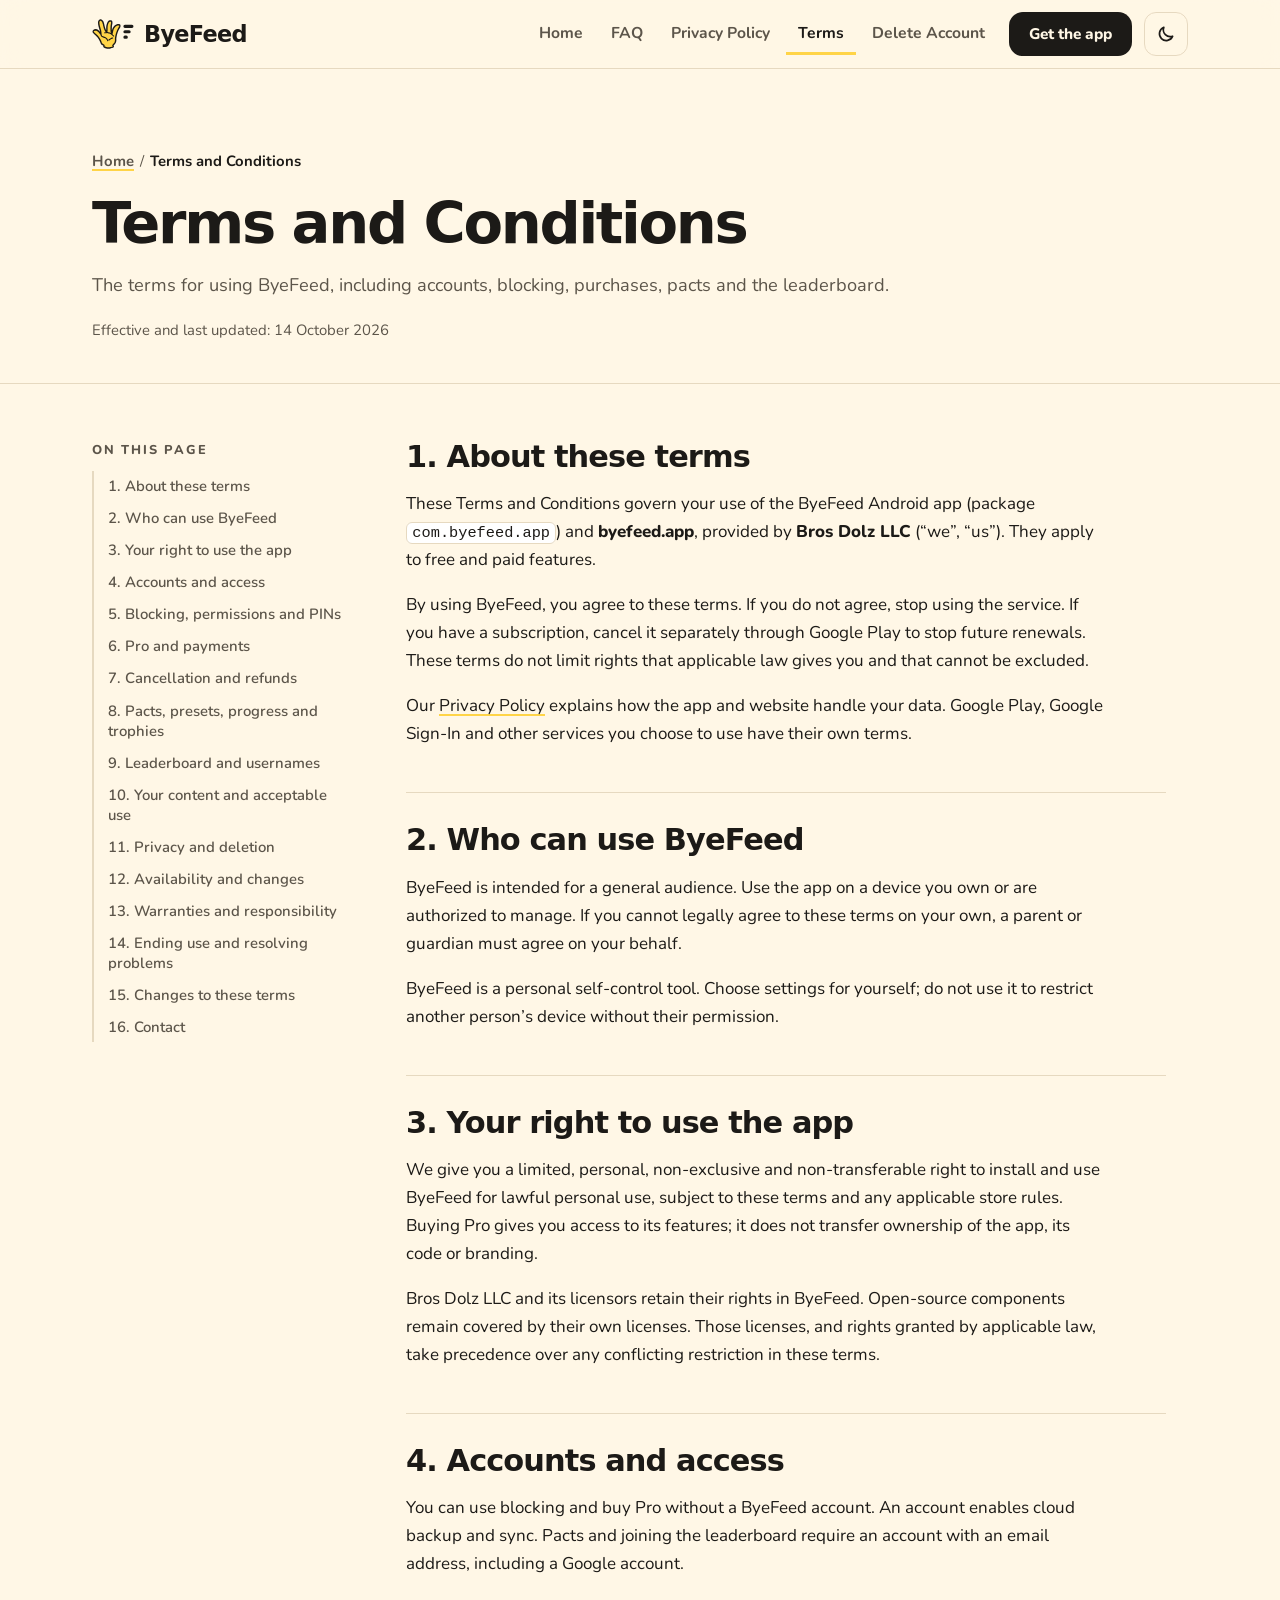
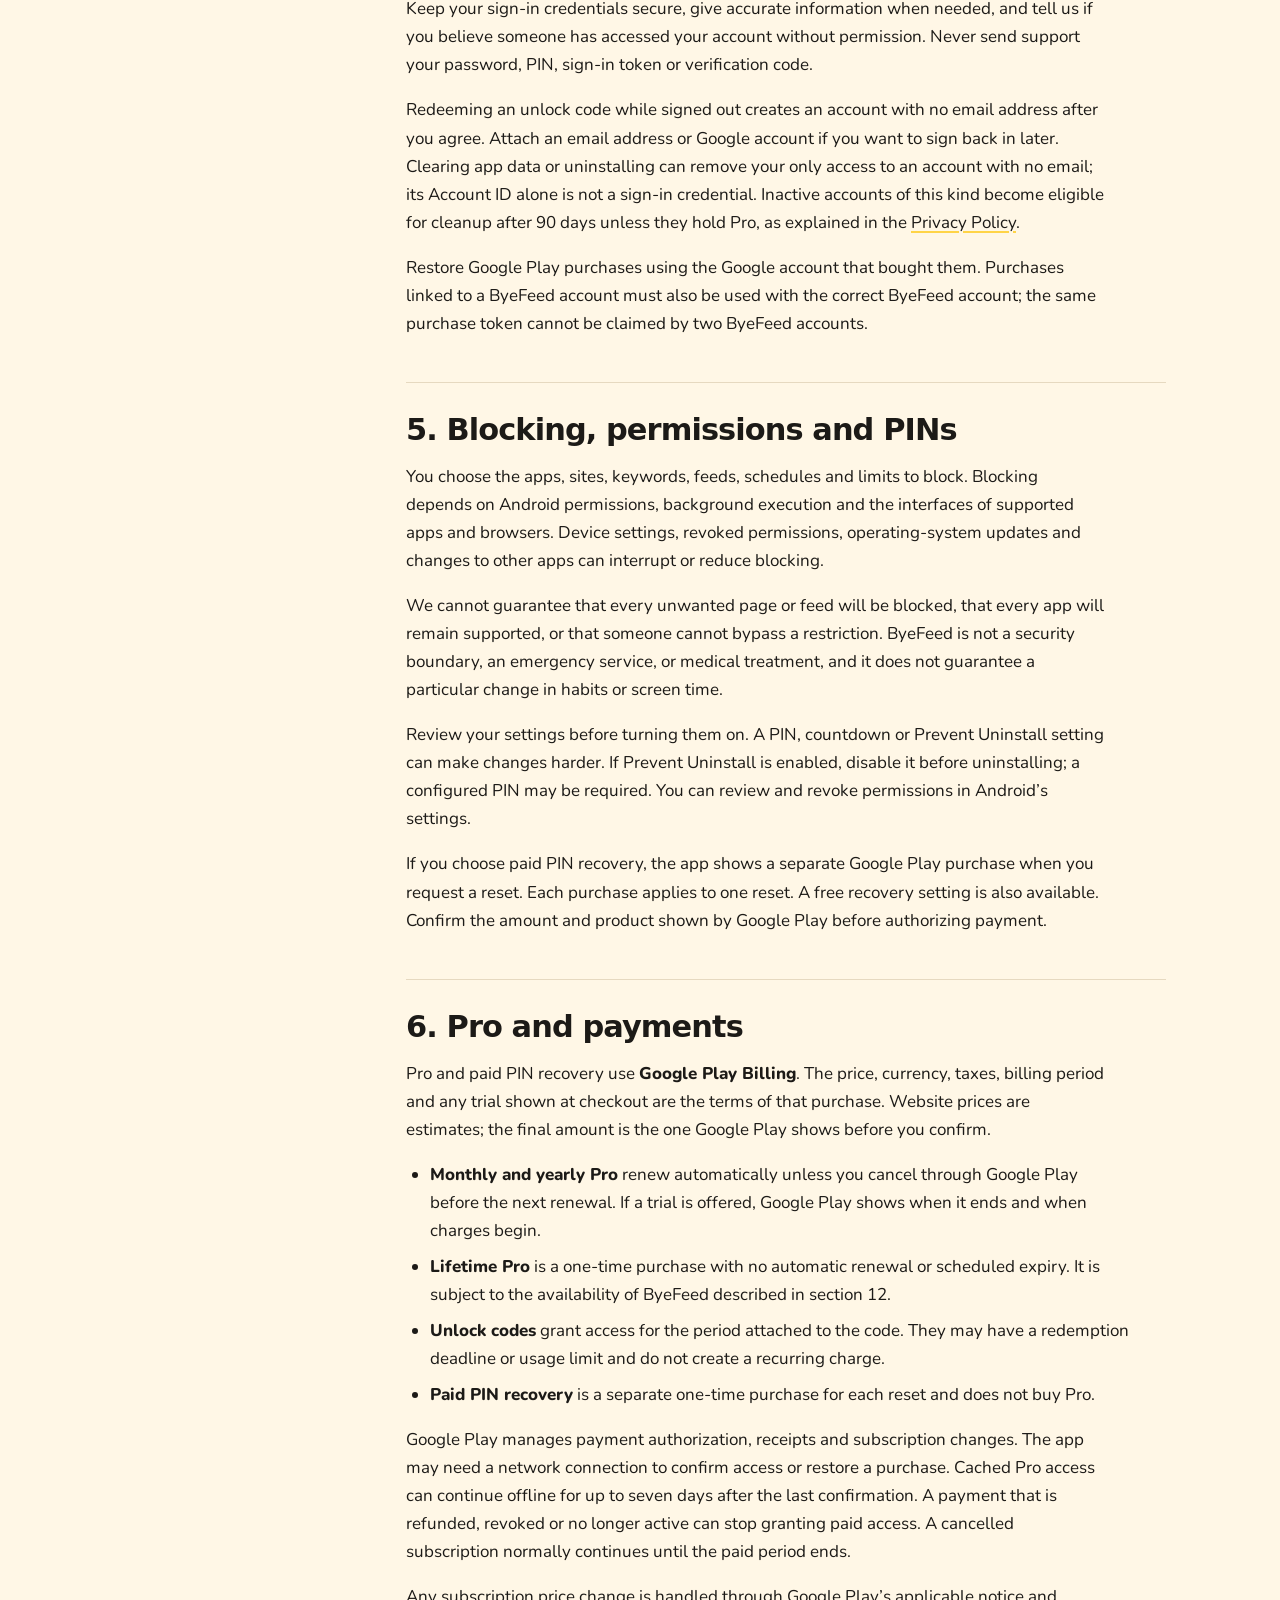
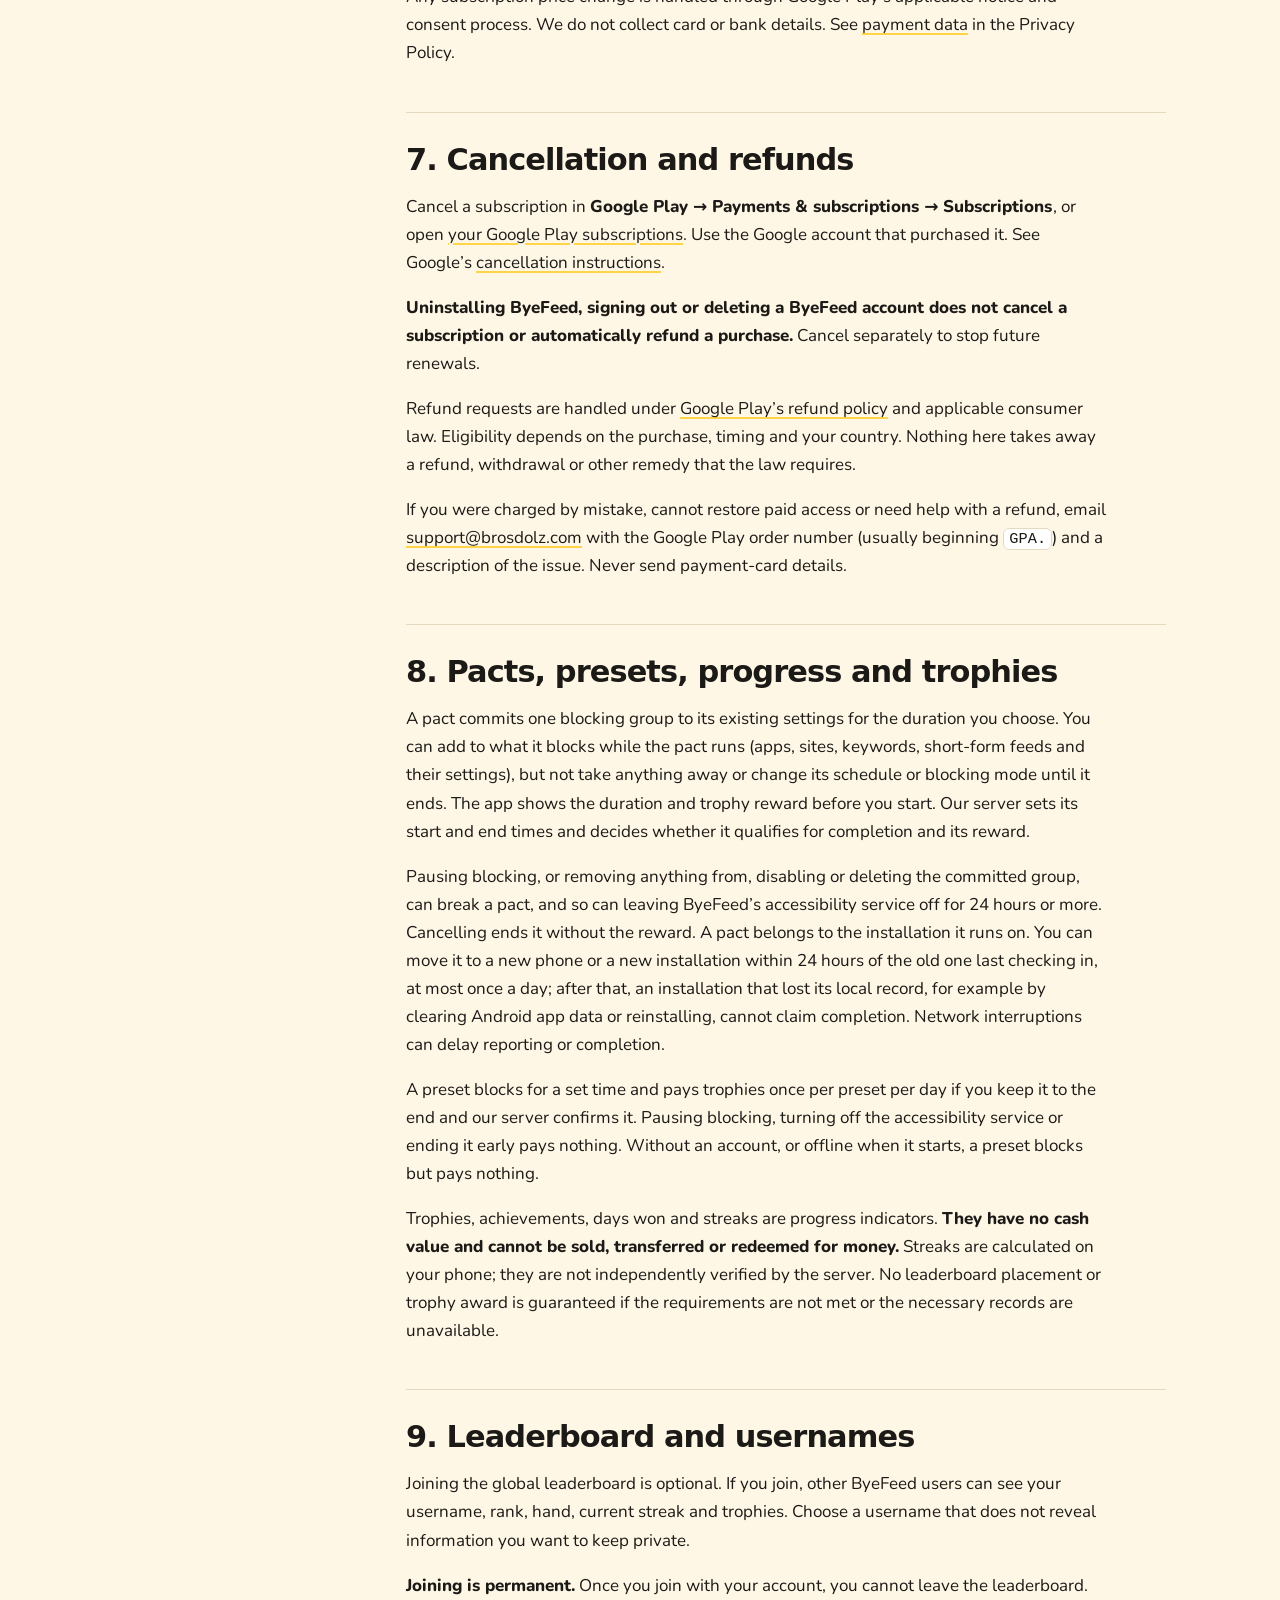
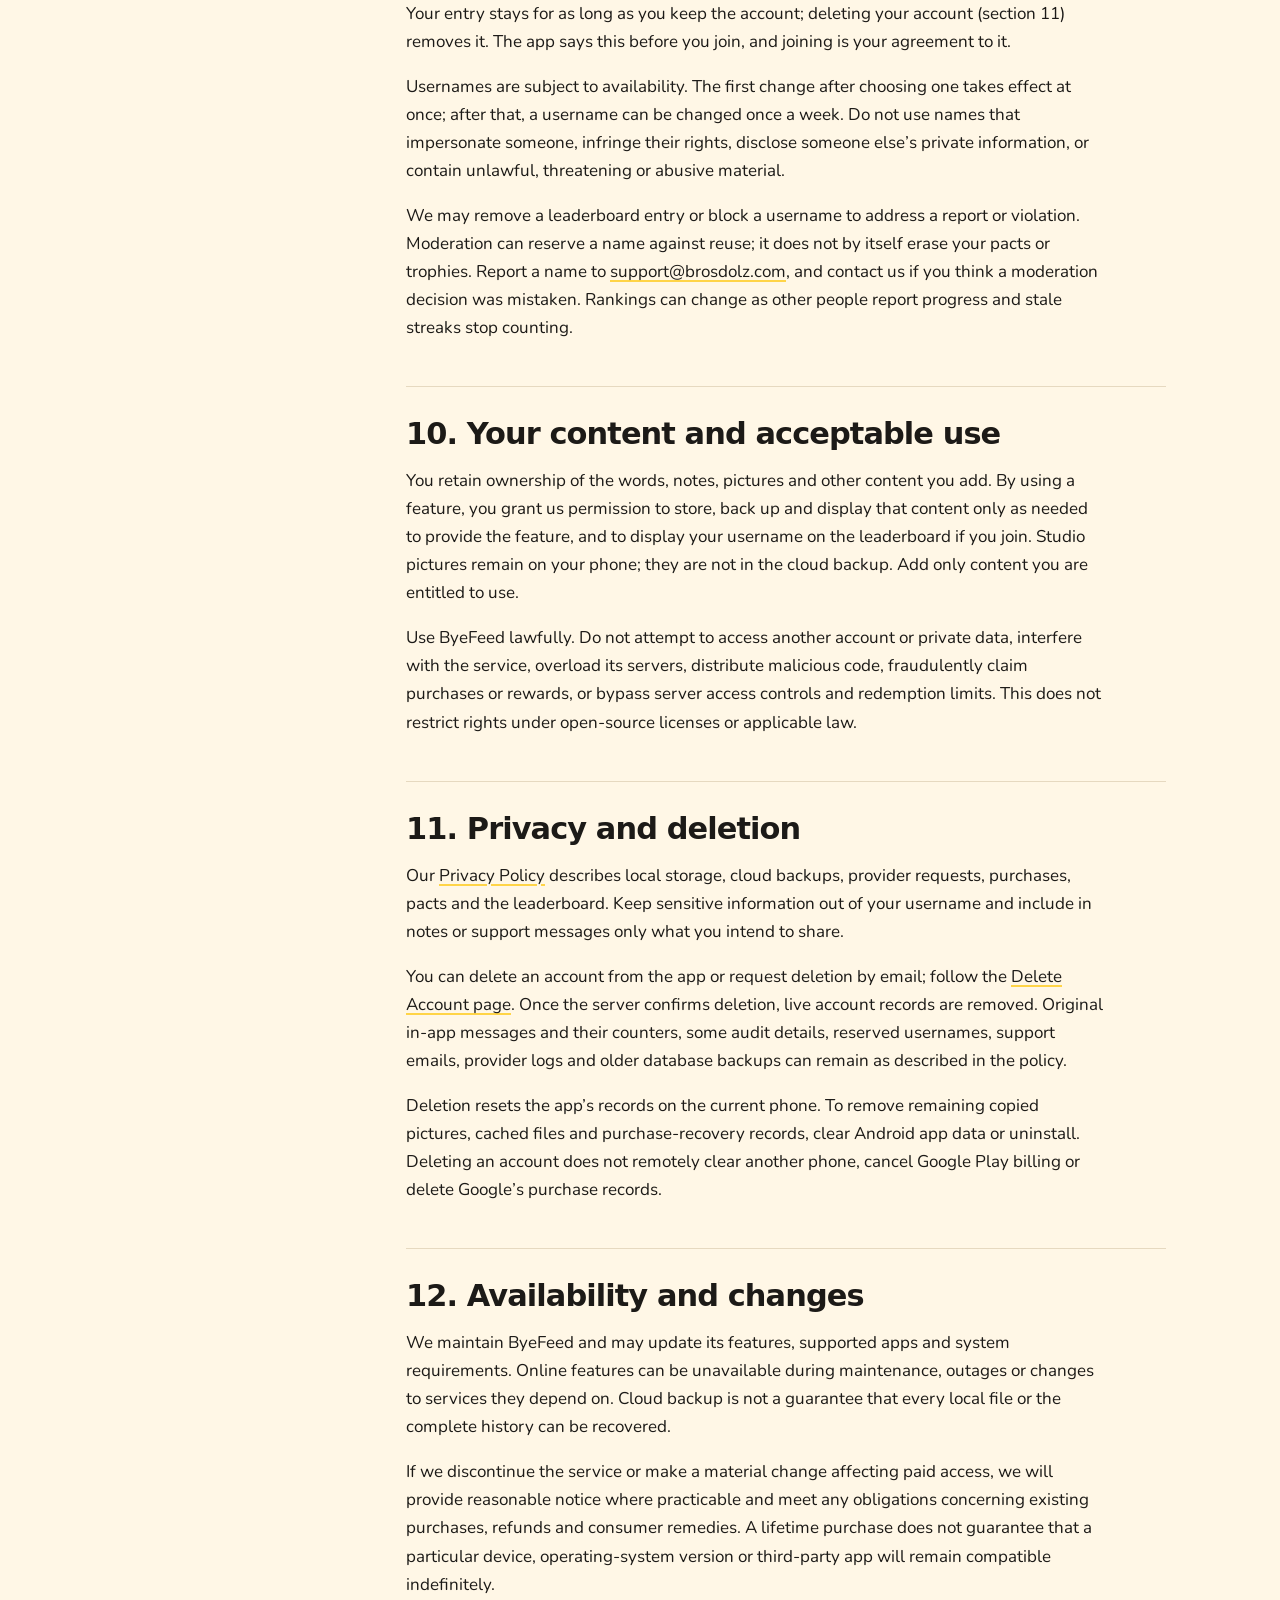
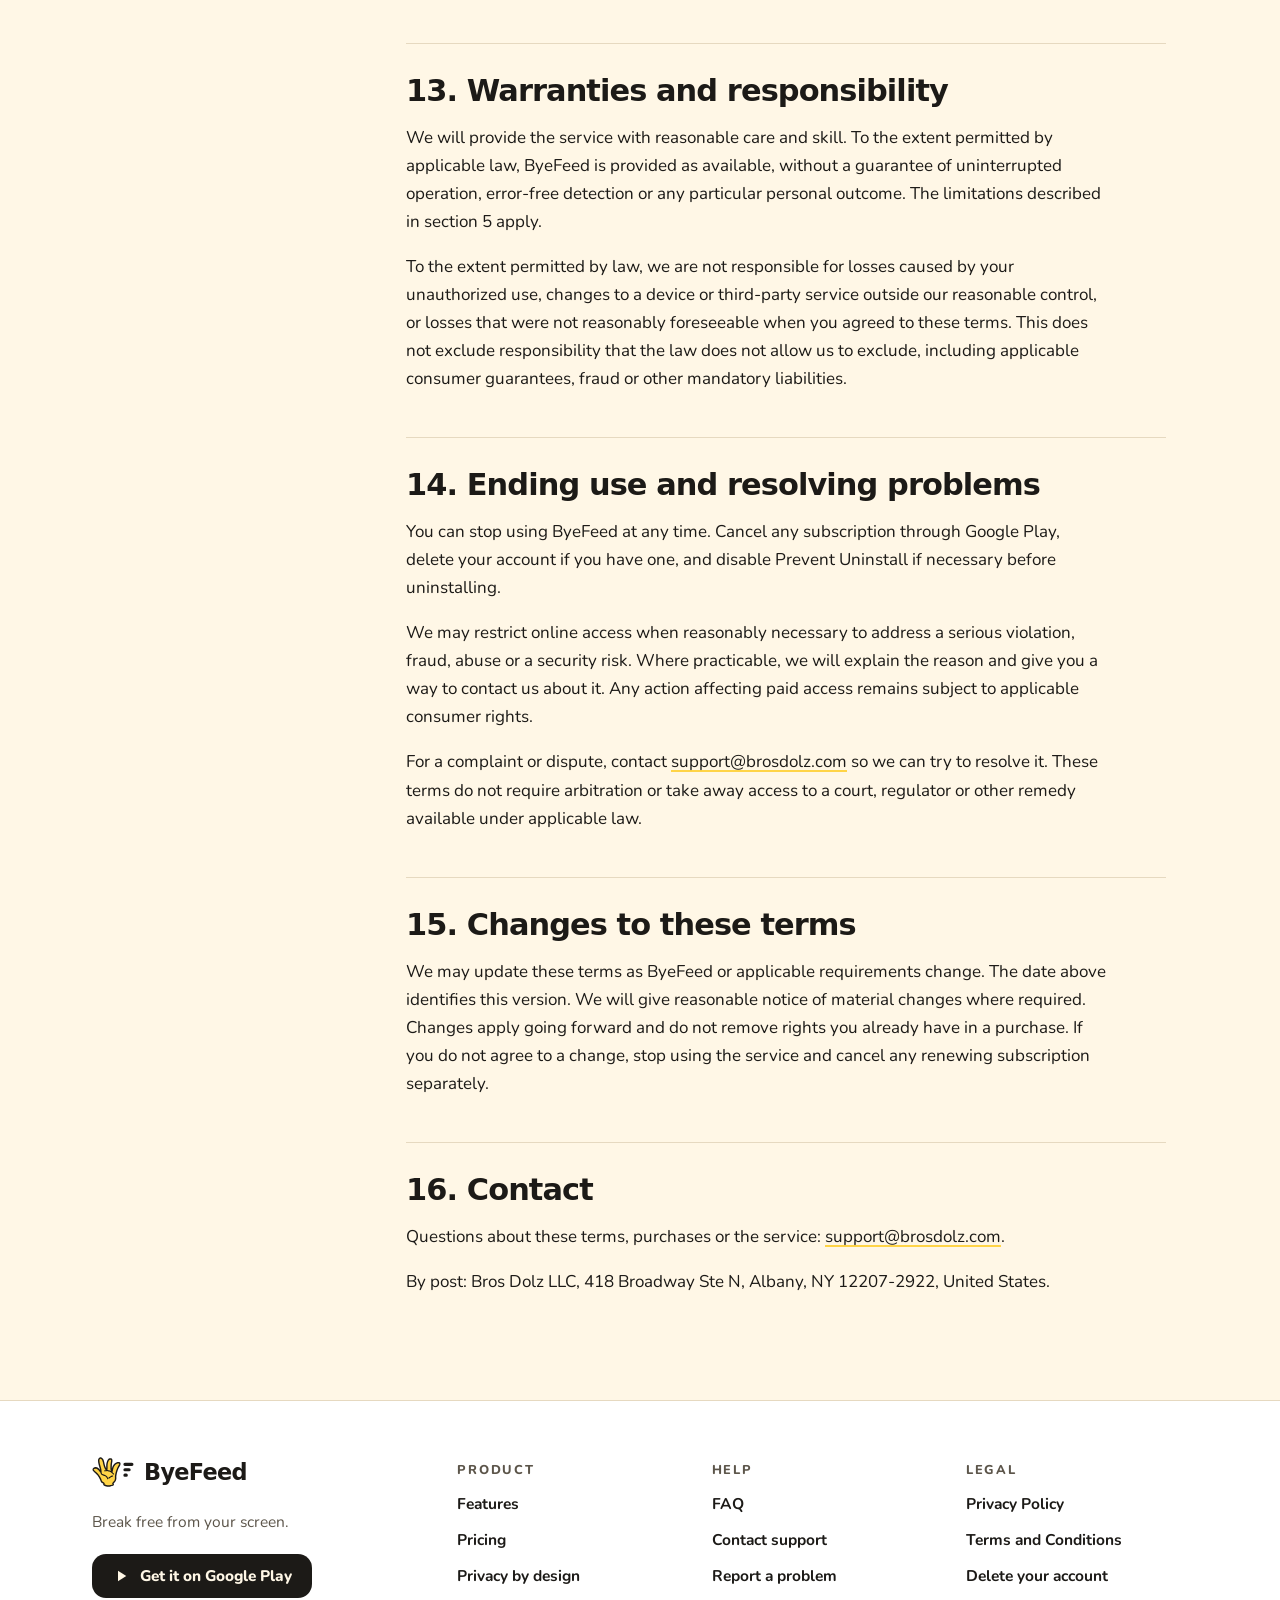
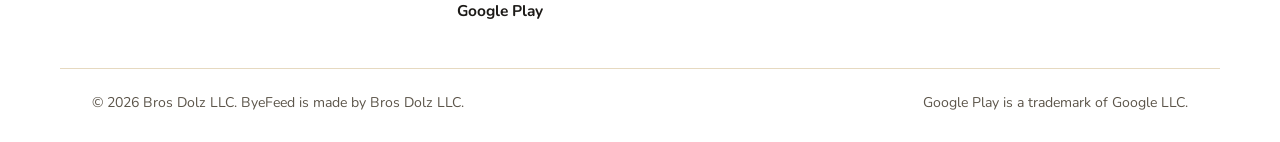
<file: terms/index.html>
<!DOCTYPE html>
<html lang="en">

<head>
  <meta charset="utf-8">
  <meta name="viewport" content="width=device-width, initial-scale=1">
  <title>ByeFeed Terms and Conditions</title>
  <meta name="description"
    content="The terms for using ByeFeed: accounts, blocking, Pro purchases, subscriptions, refunds, pacts, the leaderboard and your rights.">
  <link rel="canonical" href="https://byefeed.app/terms/">
  <meta name="color-scheme" content="light dark">
  <meta name="theme-color" content="#FFF7E6" media="(prefers-color-scheme: light)">
  <meta name="theme-color" content="#1C1A17" media="(prefers-color-scheme: dark)">
  <link rel="icon" href="../assets/img/favicon.svg" type="image/svg+xml">
  <link rel="icon" href="../assets/img/icon-192.png" type="image/png" sizes="192x192">
  <link rel="apple-touch-icon" href="../assets/img/apple-touch-icon.png">
  <link rel="preload" href="../assets/fonts/sora-700.woff2" as="font" type="font/woff2" crossorigin>
  <link rel="preload" href="../assets/fonts/nunito-400.woff2" as="font" type="font/woff2" crossorigin>
  <link rel="stylesheet" href="../assets/css/site.css">
  <meta property="og:type" content="website">
  <meta property="og:site_name" content="ByeFeed">
  <meta property="og:title" content="ByeFeed | Terms and Conditions">
  <meta property="og:description"
    content="The terms for using ByeFeed: accounts, blocking, Pro purchases, subscriptions, refunds, pacts, the leaderboard and your rights.">
  <meta property="og:url" content="https://byefeed.app/terms/">
  <meta property="og:image" content="https://byefeed.app/assets/img/og-image.png">
  <meta property="og:image:width" content="1200">
  <meta property="og:image:height" content="630">
  <meta property="og:image:alt" content="The ByeFeed logo, a waving yellow hand, with the words Wave the feed goodbye.">
  <meta property="og:locale" content="en_US">
  <meta name="twitter:card" content="summary_large_image">
  <meta name="twitter:title" content="ByeFeed | Terms and Conditions">
  <meta name="twitter:description"
    content="The terms for using ByeFeed: accounts, blocking, Pro purchases, subscriptions, refunds, pacts, the leaderboard and your rights.">
  <meta name="twitter:image" content="https://byefeed.app/assets/img/og-image.png">
  <script>(function () { var d = document.documentElement, t = null; d.classList.add("js"); try { t = localStorage.getItem("bf-theme") } catch (e) { } if (t !== "light" && t !== "dark") t = window.matchMedia && matchMedia("(prefers-color-scheme: dark)").matches ? "dark" : "light"; d.setAttribute("data-theme", t) })();</script>
  <script src="../assets/js/site.js" defer></script>
</head>

<body>
  <a class="skip-link" href="#main">Skip to content</a>
  <svg class="sprite" aria-hidden="true" focusable="false">
    <symbol id="bf-mark" viewBox="0 0 262.8 189">
      <path
        d="M104.1 182.3C99.5 182.4 93.5 181.9 89.2 181C85.6 180.2 82.4 179.1 79.8 177.9C77.7 177 75.6 176.5 74.6 174.8C73.4 172.8 75.4 168.8 73.9 166.2C71.7 162.3 63.2 160.4 59.6 155.9C55.8 151 55.3 143.9 52.1 137.5C48.4 130.2 42.6 120.9 37.9 114.6C34.3 109.6 31.2 106.4 27 102.2C22 97 12.5 89.8 9.5 86.1C8.2 84.5 7.7 83.6 7.2 82.3C6.7 80.8 6.3 79.1 6.6 77.6C6.8 76.1 7.7 74.6 8.9 73.3C10.4 71.7 13.2 70.2 15.6 69.2C17.8 68.3 20.4 67.4 22.6 67.4C24.6 67.5 26.4 68.3 28.4 69.2C30.6 70.2 33 71.5 35.3 73.1C37.9 75.1 40.7 77.7 43.3 80.5C46.4 83.8 50.1 90.7 52.4 92.1C53.4 92.7 54.4 93.1 54.9 92.6C56.5 91.2 53.7 79.2 52.1 71.7C50.2 62.7 45.5 50.8 43.8 42.4C42.5 36.2 41.9 30.2 41.6 25.9C41.4 23.2 41.3 21.5 41.6 19.4C42 17.2 42.7 14.7 43.5 12.9C44 11.6 44.6 10.6 45.5 9.6C46.5 8.5 48.1 7.3 49.6 6.8C51 6.3 52.7 6.4 54.3 6.6C56 6.9 57.6 7.5 59.2 8.7C61.6 10.3 64.5 13.4 66.4 16.7C68.7 20.5 69.9 25.8 71.3 30.7C72.9 36.1 73.6 42.1 75.2 47.9C76.8 54.1 79.1 61.5 81.2 66.8C82.8 70.7 84.3 74.2 86.1 76.9C87.6 79 89.7 81.9 90.8 82C91.3 82 91.7 81.6 92 81C92.8 79.6 92.6 76.3 92.9 72.6C93.3 65.8 92.2 52 93.7 43.3C94.8 36.1 97.5 28.7 99.7 23.9C101.1 20.8 102.3 18.6 104.2 16.7C106 14.9 108.4 13.5 110.7 12.8C113 12.2 115.9 12.2 118 12.8C119.7 13.3 121.3 14.2 122.2 15.6C123.4 17.5 123.6 20.2 123.6 23.6C123.7 29.2 120.9 37.8 120.3 46.1C119.6 56.4 119.4 72.4 120.3 80.6C120.8 85.3 121.4 90.7 122.6 91.5C123 91.8 123.7 91.5 124.2 91.2C124.8 90.7 125.2 89.7 125.7 88.3C126.9 85 127.9 76.2 129.4 70.9C130.8 66.3 132 62.3 134.4 58.1C137 53.3 141.2 47.4 144.9 43.9C147.9 41.2 151.3 39.5 154.2 38.2C156.5 37.2 158.3 36.6 160.6 36.3C163.3 35.9 167.4 35.9 169.6 36.4C171 36.7 172.1 37.2 172.9 37.9C173.5 38.5 173.9 39 174.1 39.9C174.6 41.6 174.6 44.1 173.9 47.2C172.3 53.3 164.4 65 161.1 72.8C158.4 79.1 156.5 84.4 154.7 90.2C152.9 96 151.3 102.4 150.2 107.9C149.2 112.6 148.4 116.6 148 121.3C147.6 126.6 148.6 133.4 147.9 138.2C147.4 142.1 146.1 145.7 145 148.3C144.3 150 143.9 150.6 142.8 152.3C140.5 155.6 132.6 162.6 131.3 166C130.7 167.7 131 168.9 131.3 170.3C131.6 171.7 133.8 173.2 133.3 174.5C132.2 177.1 120.7 179.6 115.4 180.9C111.3 181.9 108.2 182.3 104.1 182.3Z"
        fill="#FFD447" stroke="#1C1A17" stroke-width="9" stroke-linejoin="round" />
      <path
        d="M79.4 87.1C82.6 86.6 85.7 85.8 89 85.6C92.4 85.3 96.1 85.2 99.5 85.8C102.8 86.3 105.8 87.3 109.1 88.6C113 90.1 117.9 92.4 121.5 94.7C124.6 96.7 127.2 99 129.5 101.3C131.6 103.2 133.2 105.2 135 107.2 M56 95.6C56.1 96.9 56 98.1 56.4 99.5C57 101.5 58.4 104.7 59.4 106.4C60.1 107.5 60.6 108.1 61.5 108.9C62.9 110 64.7 111.1 67 112.1C70.2 113.6 76 114.4 79.5 116C82.5 117.3 84.8 118.7 87.1 120.5C89.4 122.3 91.4 124.3 93.1 126.7C95.1 129.4 96.4 133.1 98 136.3 M129.1 119.4C126 120.4 123.1 120.6 119.8 122.3C115.4 124.5 110.4 129.2 105.7 132.6"
        fill="none" stroke="#1C1A17" stroke-width="7" stroke-linecap="round" />
      <path d="M206.8 46.4H250.8 M206.8 80.4H232.8 M206.8 114.4H214.8" fill="none" stroke="#1C1A17"
        style="stroke:var(--mark-bars)" stroke-width="20" stroke-linecap="round" />
    </symbol>
    <symbol id="i-menu" viewBox="0 0 24 24" fill="none" stroke="currentColor" stroke-width="2" stroke-linecap="round"
      stroke-linejoin="round">
      <path d="M4 7h16M4 12h16M4 17h16" />
    </symbol>
    <symbol id="i-close" viewBox="0 0 24 24" fill="none" stroke="currentColor" stroke-width="2" stroke-linecap="round"
      stroke-linejoin="round">
      <path d="M6 6l12 12M18 6 6 18" />
    </symbol>
    <symbol id="i-play" viewBox="0 0 24 24" fill="none" stroke="currentColor" stroke-width="2" stroke-linecap="round"
      stroke-linejoin="round">
      <path d="M8 5v14l11-7z" fill="currentColor" stroke="none" />
    </symbol>
    <symbol id="i-sun" viewBox="0 0 24 24" fill="none" stroke="currentColor" stroke-width="2" stroke-linecap="round"
      stroke-linejoin="round">
      <circle cx="12" cy="12" r="4" />
      <path d="M12 2.5v2M12 19.5v2M4.6 4.6l1.4 1.4M18 18l1.4 1.4M2.5 12h2M19.5 12h2M4.6 19.4 6 18M18 6l1.4-1.4" />
    </symbol>
    <symbol id="i-moon" viewBox="0 0 24 24" fill="none" stroke="currentColor" stroke-width="2" stroke-linecap="round"
      stroke-linejoin="round">
      <path d="M20 14.6A8.2 8.2 0 0 1 9.4 4a8.2 8.2 0 1 0 10.6 10.6z" />
    </symbol>
  </svg>
  <header class="site-header">
    <div class="wrap header-inner">
      <a class="brand" href="../"><svg class="mark" width="42" height="30" viewBox="0 0 262.8 189" aria-hidden="true"
          focusable="false">
          <use href="#bf-mark" />
        </svg><span class="wordmark">ByeFeed</span><span class="sr-only"> home</span></a>
      <nav class="site-nav" id="site-menu" aria-label="Main">
        <ul>
          <li><a href="../">Home</a></li>
          <li><a href="../faq/">FAQ</a></li>
          <li><a href="../privacy/">Privacy Policy</a></li>
          <li><a href="../terms/" aria-current="page">Terms</a></li>
          <li><a href="../delete-account/">Delete Account</a></li>
          <li class="nav-cta-item"><a class="btn btn-primary btn-sm"
              href="https://play.google.com/store/apps/details?id=com.byefeed.app">Get the app</a></li>
        </ul>
      </nav>
      <div class="header-actions">
        <button class="theme-toggle" type="button" aria-pressed="false" title="Switch to dark theme">
          <span class="sr-only">Dark theme</span>
          <svg class="icon-moon" aria-hidden="true" focusable="false">
            <use href="#i-moon" />
          </svg>
          <svg class="icon-sun" aria-hidden="true" focusable="false">
            <use href="#i-sun" />
          </svg>
        </button>
        <button class="nav-toggle" type="button" aria-expanded="false" aria-controls="site-menu">
          <span class="sr-only">Menu</span>
          <svg class="icon-open" aria-hidden="true" focusable="false">
            <use href="#i-menu" />
          </svg>
          <svg class="icon-close" aria-hidden="true" focusable="false">
            <use href="#i-close" />
          </svg>
        </button>
      </div>
    </div>
  </header>
  <main id="main">
    <div class="page-head">
      <div class="wrap">
        <nav class="breadcrumb" aria-label="Breadcrumb">
          <ol>
            <li><a href="../index.html">Home</a></li>
            <li><span aria-current="page">Terms and Conditions</span></li>
          </ol>
        </nav>
        <h1>Terms and Conditions</h1>
        <p class="lead">The terms for using ByeFeed, including accounts, blocking, purchases, pacts and the leaderboard.</p>
        <p class="meta">Effective and last updated: 14 October 2026</p>
      </div>
    </div>

    <div class="wrap doc-layout">
      <details class="toc" open>
        <summary>On this page</summary>
        <nav aria-label="Terms and Conditions sections">
          <ol>
            <li><a href="#agreement">1. About these terms</a></li>
            <li><a href="#eligibility">2. Who can use ByeFeed</a></li>
            <li><a href="#license">3. Your right to use the app</a></li>
            <li><a href="#accounts">4. Accounts and access</a></li>
            <li><a href="#blocking">5. Blocking, permissions and PINs</a></li>
            <li><a href="#payments">6. Pro and payments</a></li>
            <li><a href="#refunds">7. Cancellation and refunds</a></li>
            <li><a href="#pacts">8. Pacts, presets, progress and trophies</a></li>
            <li><a href="#leaderboard">9. Leaderboard and usernames</a></li>
            <li><a href="#content">10. Your content and acceptable use</a></li>
            <li><a href="#privacy">11. Privacy and deletion</a></li>
            <li><a href="#availability">12. Availability and changes</a></li>
            <li><a href="#responsibility">13. Warranties and responsibility</a></li>
            <li><a href="#ending">14. Ending use and resolving problems</a></li>
            <li><a href="#changes">15. Changes to these terms</a></li>
            <li><a href="#contact">16. Contact</a></li>
          </ol>
        </nav>
      </details>

      <article class="doc">
        <section id="agreement" aria-labelledby="h-agreement">
          <h2 id="h-agreement">1. About these terms</h2>
          <p>These Terms and Conditions govern your use of the ByeFeed Android app (package
            <code>com.byefeed.app</code>) and <strong>byefeed.app</strong>, provided by <strong>Bros Dolz LLC</strong>
            (&ldquo;we&rdquo;, &ldquo;us&rdquo;). They apply to free and paid features.</p>
          <p>By using ByeFeed, you agree to these terms. If you do not agree, stop using the service. If you have a
            subscription, cancel it separately through Google Play to stop future renewals. These terms do not
            limit rights that applicable law gives you and that cannot be excluded.</p>
          <p>Our <a href="../privacy/index.html">Privacy Policy</a> explains how the app and website handle your data.
            Google Play, Google Sign-In and other services you choose to use have their own terms.</p>
        </section>

        <section id="eligibility" aria-labelledby="h-eligibility">
          <h2 id="h-eligibility">2. Who can use ByeFeed</h2>
          <p>ByeFeed is intended for a general audience. Use the app on a device you own or are authorized to manage.
            If you cannot legally agree to these terms on your own, a parent or guardian must agree on your behalf.</p>
          <p>ByeFeed is a personal self-control tool. Choose settings for yourself; do not use it to restrict another
            person&rsquo;s device without their permission.</p>
        </section>

        <section id="license" aria-labelledby="h-license">
          <h2 id="h-license">3. Your right to use the app</h2>
          <p>We give you a limited, personal, non-exclusive and non-transferable right to install and use ByeFeed for
            lawful personal use, subject to these terms and any applicable store rules. Buying Pro gives you access
            to its features; it does not transfer ownership of the app, its code or branding.</p>
          <p>Bros Dolz LLC and its licensors retain their rights in ByeFeed. Open-source components remain covered by
            their own licenses. Those licenses, and rights granted by applicable law, take precedence over any
            conflicting restriction in these terms.</p>
        </section>

        <section id="accounts" aria-labelledby="h-accounts">
          <h2 id="h-accounts">4. Accounts and access</h2>
          <p>You can use blocking and buy Pro without a ByeFeed account. An account enables cloud backup and sync.
            Pacts and joining the leaderboard require an account with an email address, including a Google account.</p>
          <p>Keep your sign-in credentials secure, give accurate information when needed, and tell us if you believe
            someone has accessed your account without permission. Never send support your password, PIN, sign-in
            token or verification code.</p>
          <p>Redeeming an unlock code while signed out creates an account with no email address after you agree.
            Attach an email address or Google account if you want to sign back in later. Clearing app data or
            uninstalling can remove your only access to an account with no email; its Account ID alone is not a
            sign-in credential. Inactive accounts of this kind become eligible for cleanup after 90 days unless they
            hold Pro, as explained in the <a href="../privacy/index.html#retention">Privacy Policy</a>.</p>
          <p>Restore Google Play purchases using the Google account that bought them. Purchases linked to a ByeFeed
            account must also be used with the correct ByeFeed account; the same purchase token cannot be claimed by
            two ByeFeed accounts.</p>
        </section>

        <section id="blocking" aria-labelledby="h-blocking">
          <h2 id="h-blocking">5. Blocking, permissions and PINs</h2>
          <p>You choose the apps, sites, keywords, feeds, schedules and limits to block. Blocking depends on Android
            permissions, background execution and the interfaces of supported apps and browsers. Device settings,
            revoked permissions, operating-system updates and changes to other apps can interrupt or reduce blocking.</p>
          <p>We cannot guarantee that every unwanted page or feed will be blocked, that every app will remain supported,
            or that someone cannot bypass a restriction. ByeFeed is not a security boundary, an emergency service,
            or medical treatment, and it does not guarantee a particular change in habits or screen time.</p>
          <p>Review your settings before turning them on. A PIN, countdown or Prevent Uninstall setting can make
            changes harder. If Prevent Uninstall is enabled, disable it before uninstalling; a configured PIN may be
            required. You can review and revoke permissions in Android&rsquo;s settings.</p>
          <p>If you choose paid PIN recovery, the app shows a separate Google Play purchase when you request a reset.
            Each purchase applies to one reset. A free recovery setting is also available. Confirm the amount and
            product shown by Google Play before authorizing payment.</p>
        </section>

        <section id="payments" aria-labelledby="h-payments">
          <h2 id="h-payments">6. Pro and payments</h2>
          <p>Pro and paid PIN recovery use <strong>Google Play Billing</strong>. The price, currency, taxes, billing
            period and any trial shown at checkout are the terms of that purchase. Website prices are estimates;
            the final amount is the one Google Play shows before you confirm.</p>
          <ul>
            <li><strong>Monthly and yearly Pro</strong> renew automatically unless you cancel through Google Play
              before the next renewal. If a trial is offered, Google Play shows when it ends and when charges begin.</li>
            <li><strong>Lifetime Pro</strong> is a one-time purchase with no automatic renewal or scheduled expiry.
              It is subject to the availability of ByeFeed described in section 12.</li>
            <li><strong>Unlock codes</strong> grant access for the period attached to the code. They may have a
              redemption deadline or usage limit and do not create a recurring charge.</li>
            <li><strong>Paid PIN recovery</strong> is a separate one-time purchase for each reset and does not buy Pro.</li>
          </ul>
          <p>Google Play manages payment authorization, receipts and subscription changes. The app may need a network
            connection to confirm access or restore a purchase. Cached Pro access can continue offline for up to seven
            days after the last confirmation. A payment that is refunded, revoked or no longer active can stop granting
            paid access. A cancelled subscription normally continues until the paid period ends.</p>
          <p>Any subscription price change is handled through Google Play&rsquo;s applicable notice and consent process.
            We do not collect card or bank details. See <a href="../privacy/index.html#payments">payment data</a> in
            the Privacy Policy.</p>
        </section>

        <section id="refunds" aria-labelledby="h-refunds">
          <h2 id="h-refunds">7. Cancellation and refunds</h2>
          <p>Cancel a subscription in <strong>Google Play &rarr; Payments &amp; subscriptions &rarr; Subscriptions</strong>,
            or open <a href="https://play.google.com/store/account/subscriptions">your Google Play subscriptions</a>.
            Use the Google account that purchased it. See Google&rsquo;s
            <a href="https://support.google.com/googleplay/answer/7018481">cancellation instructions</a>.</p>
          <p><strong>Uninstalling ByeFeed, signing out or deleting a ByeFeed account does not cancel a subscription
            or automatically refund a purchase.</strong> Cancel separately to stop future renewals.</p>
          <p>Refund requests are handled under <a href="https://support.google.com/googleplay/answer/2479637">Google
            Play&rsquo;s refund policy</a> and applicable consumer law. Eligibility depends on the purchase, timing
            and your country. Nothing here takes away a refund, withdrawal or other remedy that the law requires.</p>
          <p>If you were charged by mistake, cannot restore paid access or need help with a refund, email
            <a href="mailto:support@brosdolz.com">support@brosdolz.com</a> with the Google Play order number
            (usually beginning <code>GPA.</code>) and a description of the issue. Never send payment-card details.</p>
        </section>

        <section id="pacts" aria-labelledby="h-pacts">
          <h2 id="h-pacts">8. Pacts, presets, progress and trophies</h2>
          <p>A pact commits one blocking group to its existing settings for the duration you choose. You can add
            to what it blocks while the pact runs (apps, sites, keywords, short-form feeds and their settings), but
            not take anything away or change its schedule or blocking mode until it ends. The app shows
            the duration and trophy reward before you start. Our server sets its start and end times and decides
            whether it qualifies for completion and its reward.</p>
          <p>Pausing blocking, or removing anything from, disabling or deleting the committed group, can break a pact, and so can
            leaving ByeFeed&rsquo;s accessibility service off for 24 hours or more. Cancelling ends it without the
            reward. A pact belongs to the installation it runs on. You can move it to a new phone or a new
            installation within 24 hours of the old one last checking in, at most once a day; after that, an
            installation that lost its local record, for example by clearing Android app data or reinstalling,
            cannot claim completion. Network interruptions can delay reporting or completion.</p>
          <p>A preset blocks for a set time and pays trophies once per preset per day if you keep it to the end and
            our server confirms it. Pausing blocking, turning off the accessibility service or ending it early pays
            nothing. Without an account, or offline when it starts, a preset blocks but pays nothing.</p>
          <p>Trophies, achievements, days won and streaks are progress indicators. <strong>They have no cash value
            and cannot be sold, transferred or redeemed for money.</strong> Streaks are calculated on your phone; they
            are not independently verified by the server. No leaderboard placement or trophy award is guaranteed if
            the requirements are not met or the necessary records are unavailable.</p>
        </section>

        <section id="leaderboard" aria-labelledby="h-leaderboard">
          <h2 id="h-leaderboard">9. Leaderboard and usernames</h2>
          <p>Joining the global leaderboard is optional. If you join, other ByeFeed users can see your username, rank,
            hand, current streak and trophies. Choose a username that does not reveal information you want to keep
            private.</p>
          <p><strong>Joining is permanent.</strong> Once you join with your account, you cannot leave the
            leaderboard. Your entry stays for as long as you keep the account; deleting your account (section 11)
            removes it. The app says this before you join, and joining is your agreement to it.</p>
          <p>Usernames are subject to availability. The first change after choosing one takes effect at once; after
            that, a username can be changed once a week. Do not use names that
            impersonate someone, infringe their rights, disclose someone else&rsquo;s private information, or contain
            unlawful, threatening or abusive material.</p>
          <p>We may remove a leaderboard entry or block a username to address a report or violation. Moderation can
            reserve a name against reuse; it does not by itself erase your pacts or trophies. Report a name to
            <a href="mailto:support@brosdolz.com">support@brosdolz.com</a>, and contact us if you think a moderation
            decision was mistaken. Rankings can change as other people report progress and stale streaks stop counting.</p>
        </section>

        <section id="content" aria-labelledby="h-content">
          <h2 id="h-content">10. Your content and acceptable use</h2>
          <p>You retain ownership of the words, notes, pictures and other content you add. By using a feature, you
            grant us permission to store, back up and display that content only as needed to provide the feature,
            and to display your username
            on the leaderboard if you join. Studio pictures remain on your phone; they are not in the cloud backup.
            Add only content you are entitled to use.</p>
          <p>Use ByeFeed lawfully. Do not attempt to access another account or private data, interfere with the service,
            overload its servers, distribute malicious code, fraudulently claim purchases or rewards, or bypass
            server access controls and redemption limits. This does not restrict rights under open-source licenses
            or applicable law.</p>
        </section>

        <section id="privacy" aria-labelledby="h-privacy">
          <h2 id="h-privacy">11. Privacy and deletion</h2>
          <p>Our <a href="../privacy/index.html">Privacy Policy</a> describes local storage, cloud backups, provider
            requests, purchases, pacts and the leaderboard. Keep sensitive information out of your username and
            include in notes or support messages only what you intend to share.</p>
          <p>You can delete an account from the app or request deletion by email; follow the
            <a href="../delete-account/index.html">Delete Account page</a>. Once the server confirms deletion, live
            account records are removed. Original in-app messages and their counters, some audit details, reserved
            usernames, support emails, provider logs and
            older database backups can remain as described in the policy.</p>
          <p>Deletion resets the app&rsquo;s records on the current phone. To remove remaining copied pictures, cached
            files and purchase-recovery records, clear Android app data or uninstall. Deleting an account does not
            remotely clear another phone, cancel Google Play billing or delete Google&rsquo;s purchase records.</p>
        </section>

        <section id="availability" aria-labelledby="h-availability">
          <h2 id="h-availability">12. Availability and changes</h2>
          <p>We maintain ByeFeed and may update its features, supported apps and system requirements. Online features
            can be unavailable during maintenance, outages or changes to services they depend on. Cloud backup is
            not a guarantee that every local file or the complete history can be recovered.</p>
          <p>If we discontinue the service or make a material change affecting paid access, we will provide reasonable
            notice where practicable and meet any obligations concerning existing purchases, refunds and consumer
            remedies. A lifetime purchase does not guarantee that a particular device, operating-system version or
            third-party app will remain compatible indefinitely.</p>
        </section>

        <section id="responsibility" aria-labelledby="h-responsibility">
          <h2 id="h-responsibility">13. Warranties and responsibility</h2>
          <p>We will provide the service with reasonable care and skill. To the extent permitted by applicable law,
            ByeFeed is provided as available, without a guarantee of uninterrupted operation, error-free detection
            or any particular personal outcome. The limitations described in section 5 apply.</p>
          <p>To the extent permitted by law, we are not responsible for losses caused by your unauthorized use, changes
            to a device or third-party service outside our reasonable control, or losses that were not reasonably
            foreseeable when you agreed to these terms. This does not exclude responsibility that the law does not
            allow us to exclude, including applicable consumer guarantees, fraud or other mandatory liabilities.</p>
        </section>

        <section id="ending" aria-labelledby="h-ending">
          <h2 id="h-ending">14. Ending use and resolving problems</h2>
          <p>You can stop using ByeFeed at any time. Cancel any subscription through Google Play, delete your account
            if you have one, and disable Prevent Uninstall if necessary before uninstalling.</p>
          <p>We may restrict online access when reasonably necessary to address a serious violation, fraud, abuse or
            a security risk. Where practicable, we will explain the reason and give you a way to contact us about it.
            Any action affecting paid access remains subject to applicable consumer rights.</p>
          <p>For a complaint or dispute, contact <a href="mailto:support@brosdolz.com">support@brosdolz.com</a> so we
            can try to resolve it. These terms do not require arbitration or take away access to a court, regulator
            or other remedy available under applicable law.</p>
        </section>

        <section id="changes" aria-labelledby="h-changes">
          <h2 id="h-changes">15. Changes to these terms</h2>
          <p>We may update these terms as ByeFeed or applicable requirements change. The date above identifies this
            version. We will give reasonable notice of material changes where required. Changes apply going forward
            and do not remove rights you already have in a purchase. If you do not agree to a change, stop using the
            service and cancel any renewing subscription separately.</p>
        </section>

        <section id="contact" aria-labelledby="h-contact">
          <h2 id="h-contact">16. Contact</h2>
          <p>Questions about these terms, purchases or the service: <a
            href="mailto:support@brosdolz.com">support@brosdolz.com</a>.</p>
          <p>By post: Bros Dolz LLC, 418 Broadway Ste N, Albany, NY 12207-2922, United States.</p>
        </section>
      </article>
    </div>
  </main>
  <footer class="site-footer">
    <div class="wrap footer-grid">
      <div class="footer-brand">
        <a class="brand" href="../index.html"><svg class="mark" width="42" height="30" viewBox="0 0 262.8 189"
            aria-hidden="true" focusable="false">
            <use href="#bf-mark" />
          </svg><span class="wordmark">ByeFeed</span><span class="sr-only"> home</span></a>
        <p>Break free from your screen.</p>
        <a class="btn btn-primary btn-sm" href="https://play.google.com/store/apps/details?id=com.byefeed.app"><svg
            aria-hidden="true" focusable="false">
            <use href="#i-play" />
          </svg> Get it on Google Play</a>
      </div>
      <nav aria-labelledby="f-product">
        <h2 class="footer-title" id="f-product">Product</h2>
        <ul class="footer-links">
          <li><a href="../index.html#features">Features</a></li>
          <li><a href="../index.html#pricing">Pricing</a></li>
          <li><a href="../index.html#privacy">Privacy by design</a></li>
          <li><a href="https://play.google.com/store/apps/details?id=com.byefeed.app">Google Play</a></li>
        </ul>
      </nav>
      <nav aria-labelledby="f-help">
        <h2 class="footer-title" id="f-help">Help</h2>
        <ul class="footer-links">
          <li><a href="../faq/index.html">FAQ</a></li>
          <li><a href="mailto:support@brosdolz.com">Contact support</a></li>
          <li><a href="../faq/index.html#report-a-bug">Report a problem</a></li>
        </ul>
      </nav>
      <nav aria-labelledby="f-legal">
        <h2 class="footer-title" id="f-legal">Legal</h2>
        <ul class="footer-links">
          <li><a href="../privacy/index.html">Privacy Policy</a></li>
          <li><a href="../terms/index.html">Terms and Conditions</a></li>
          <li><a href="../delete-account/index.html">Delete your account</a></li>
        </ul>
      </nav>
    </div>
    <div class="wrap footer-bottom">
      <p>&copy; <span data-year>2026</span> Bros Dolz LLC. ByeFeed is made by Bros Dolz LLC.</p>
      <p>Google Play is a trademark of Google LLC.</p>
    </div>
  </footer>
</body>

</html>
</file>
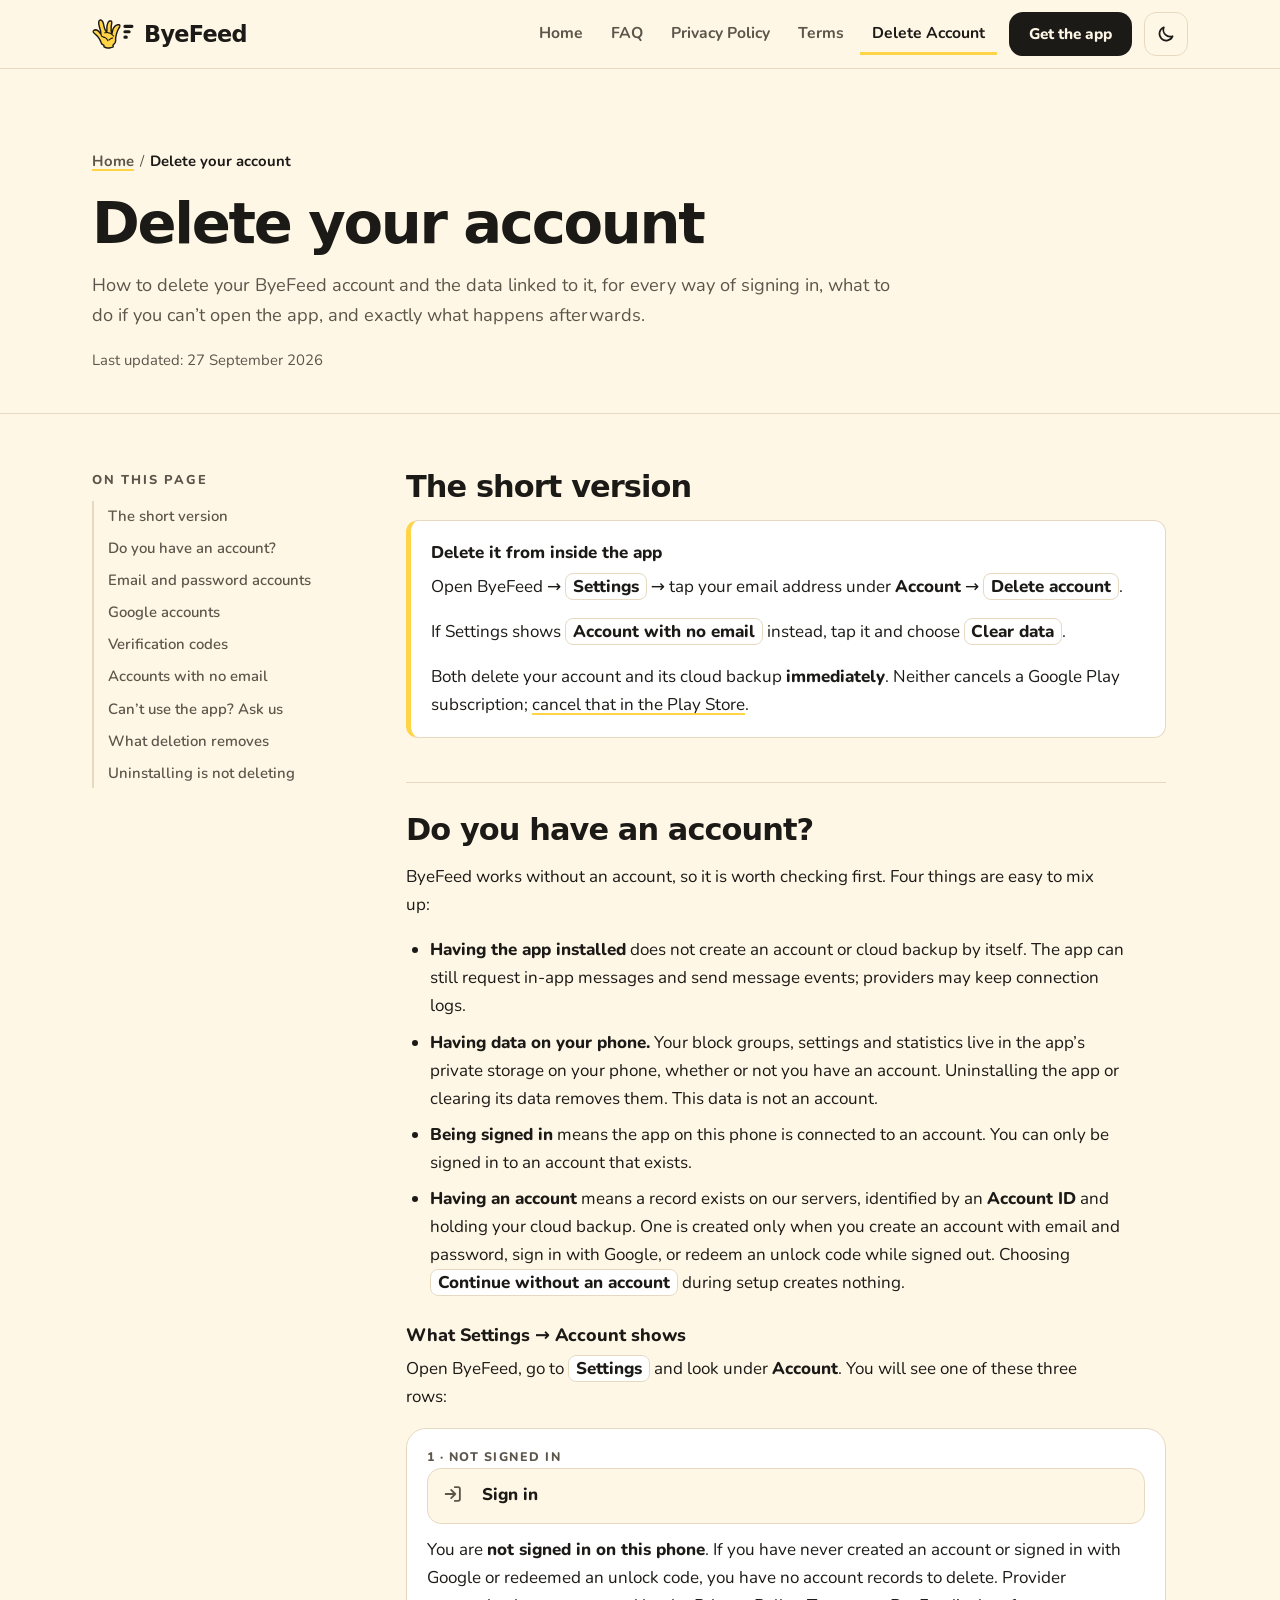
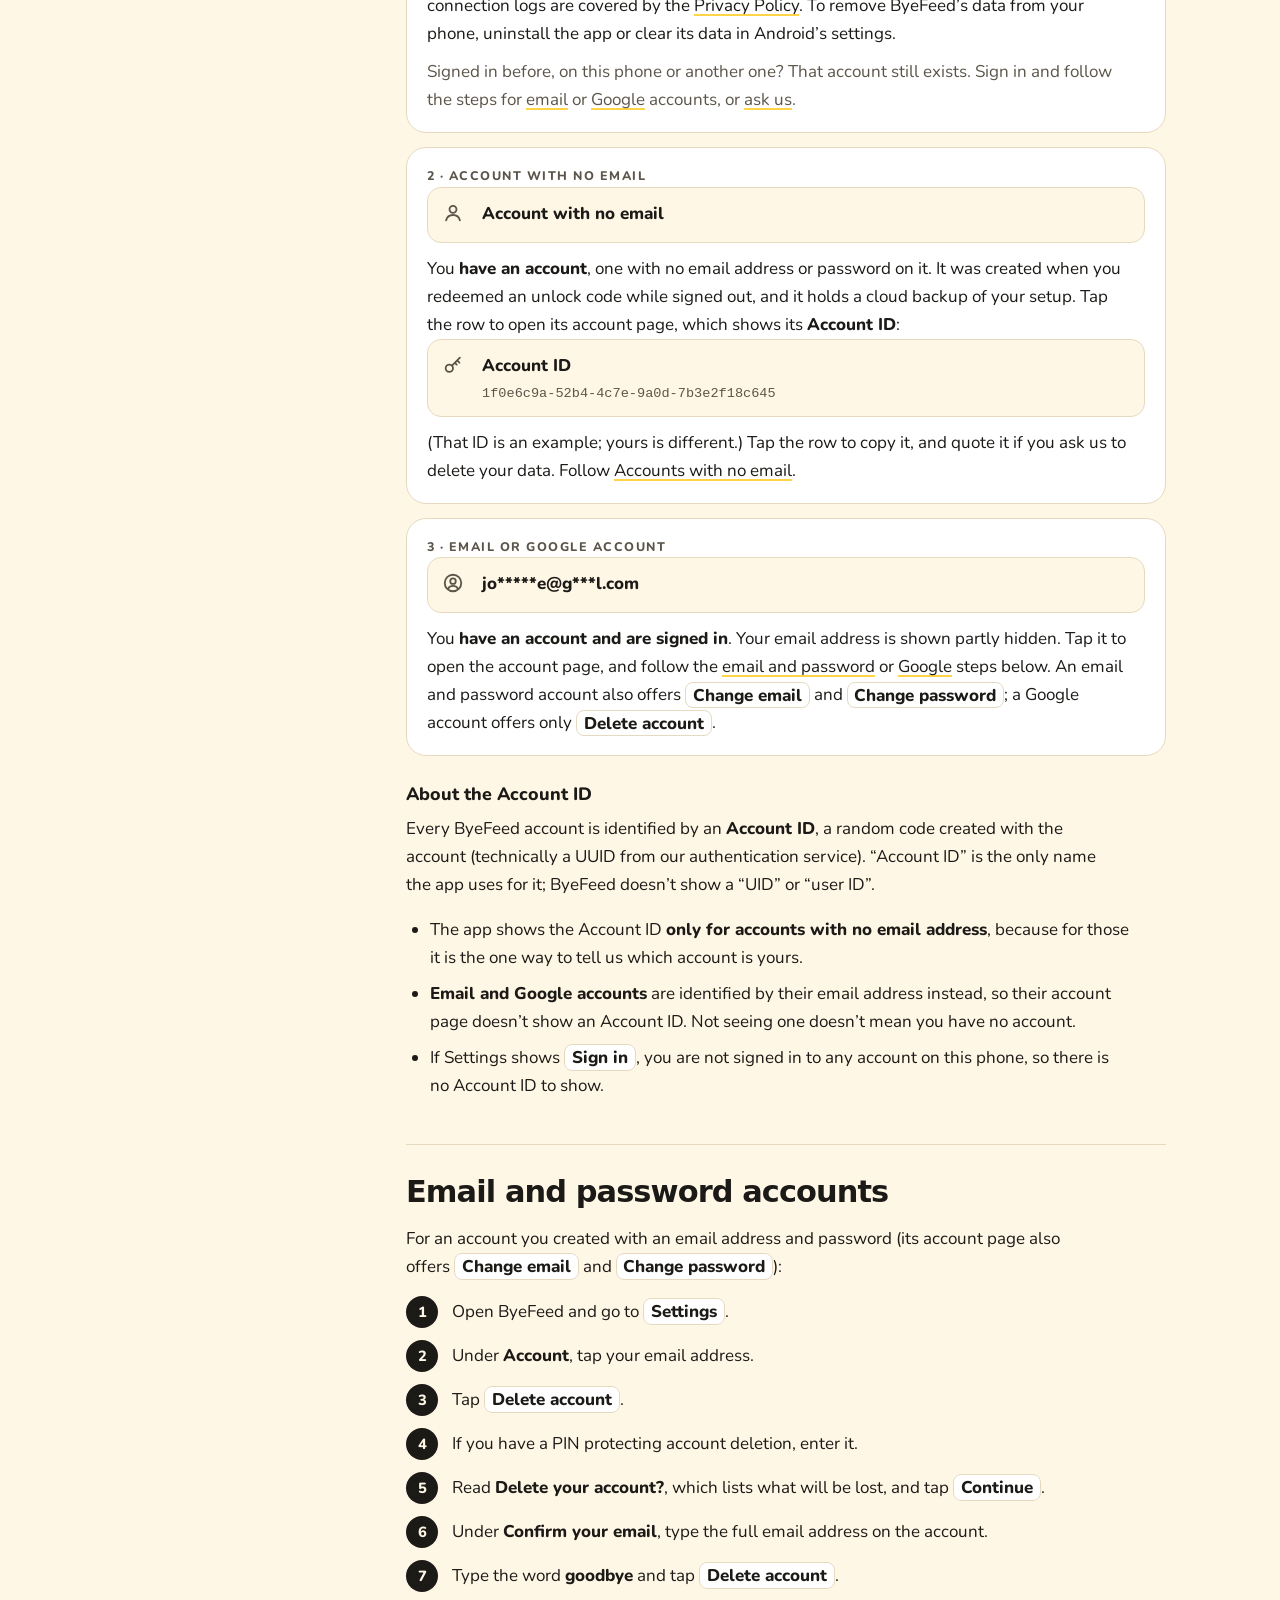
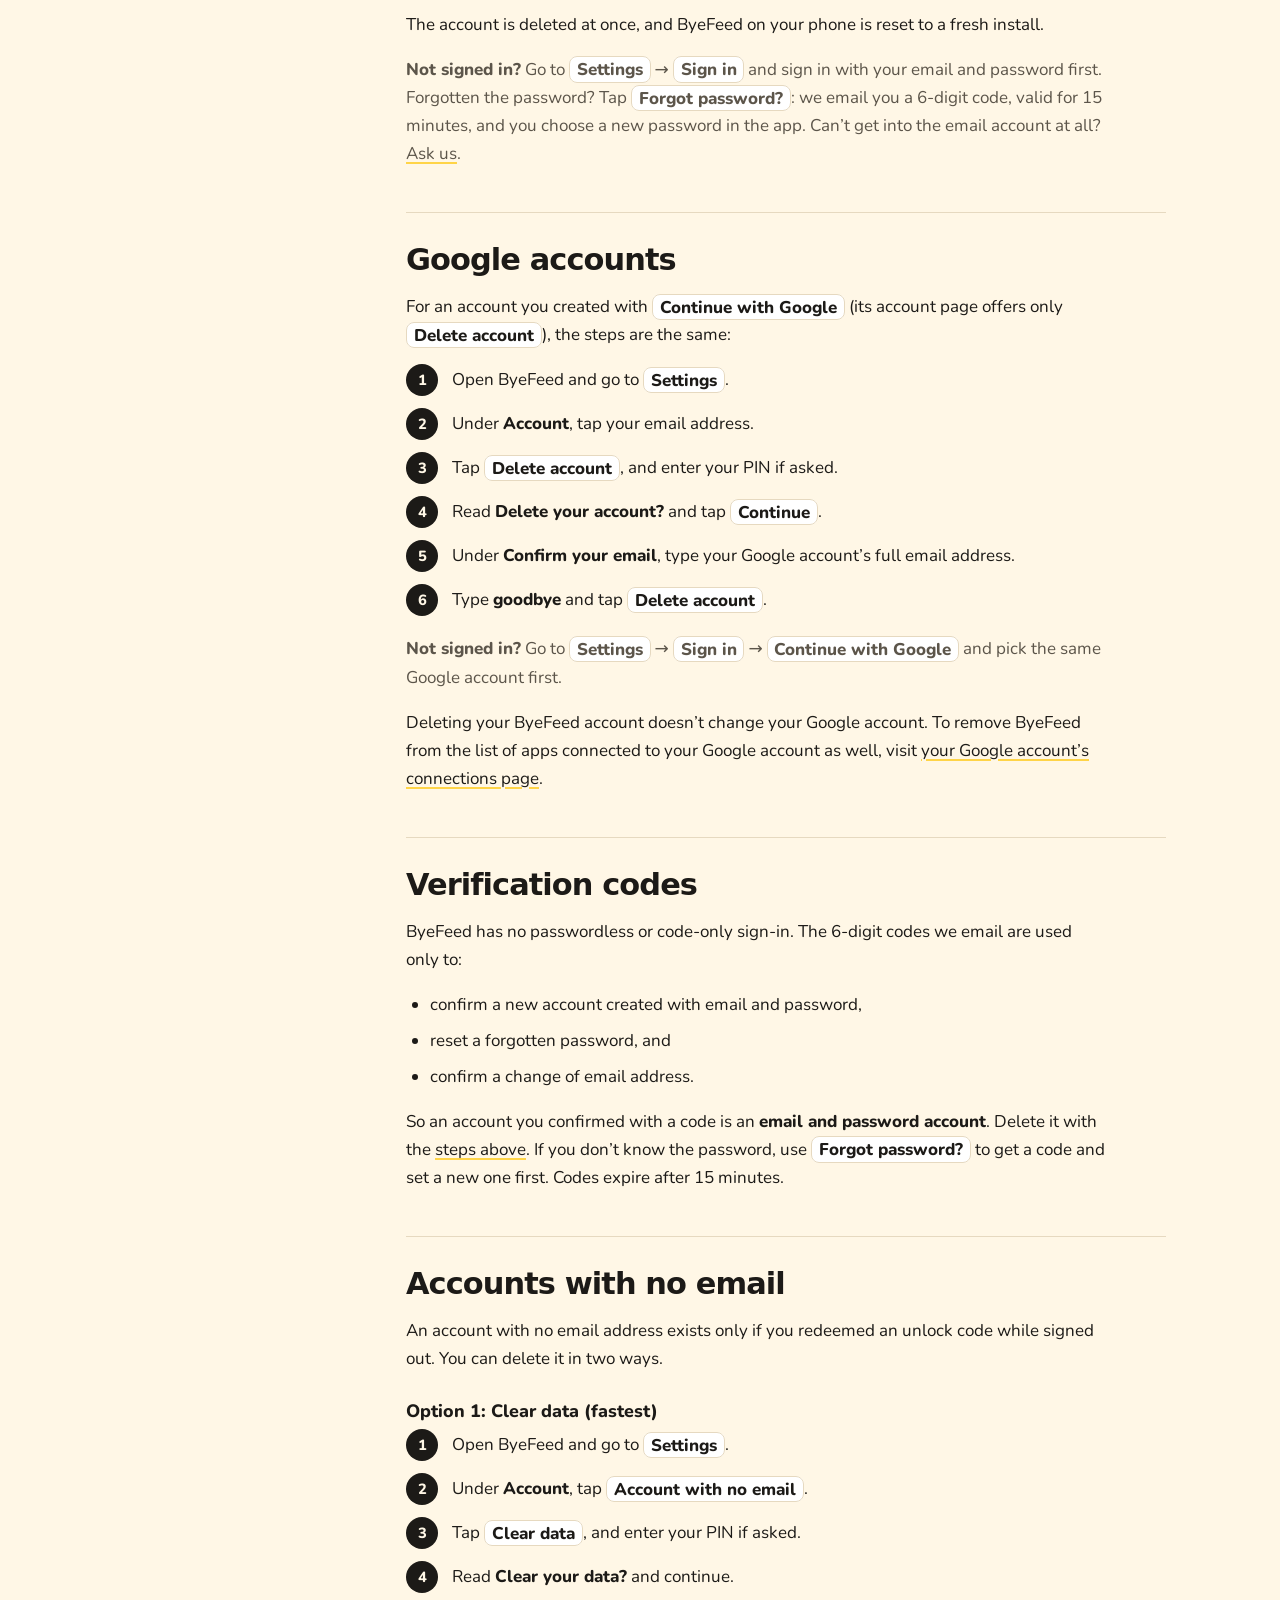
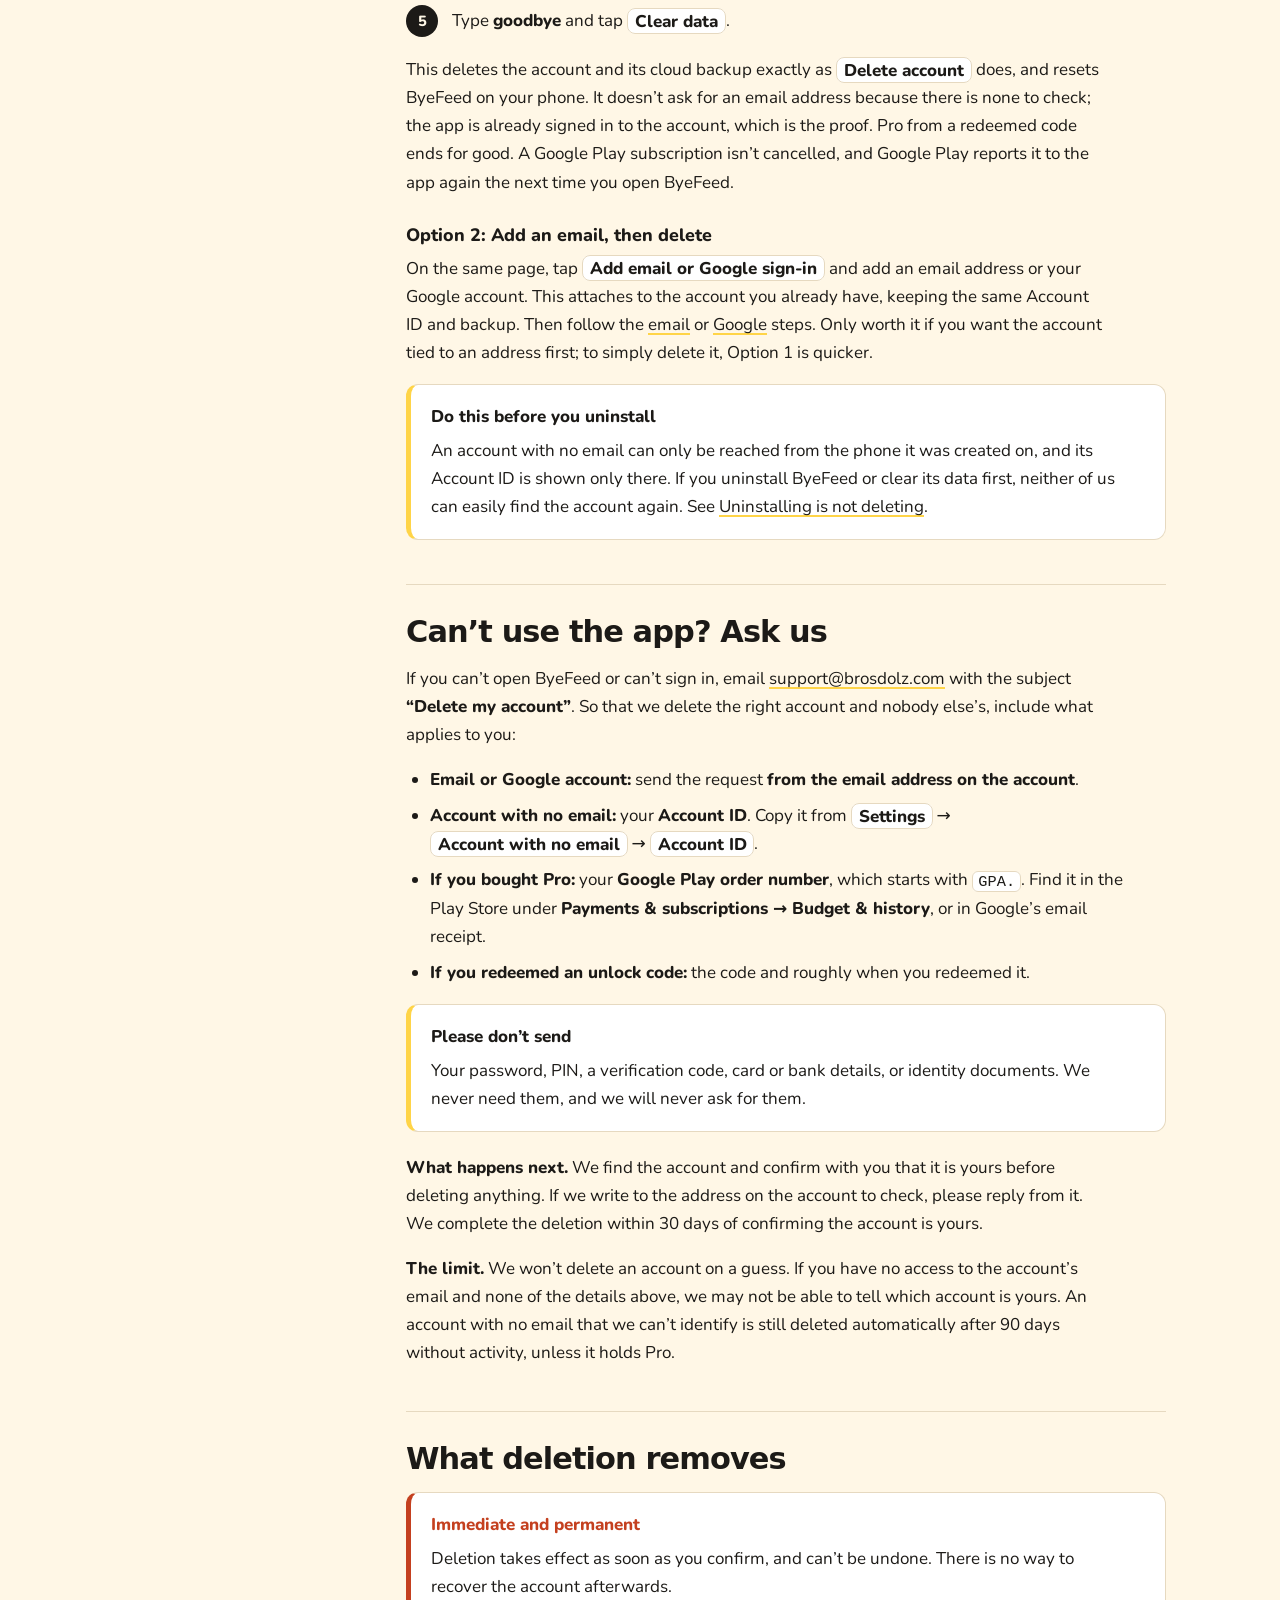
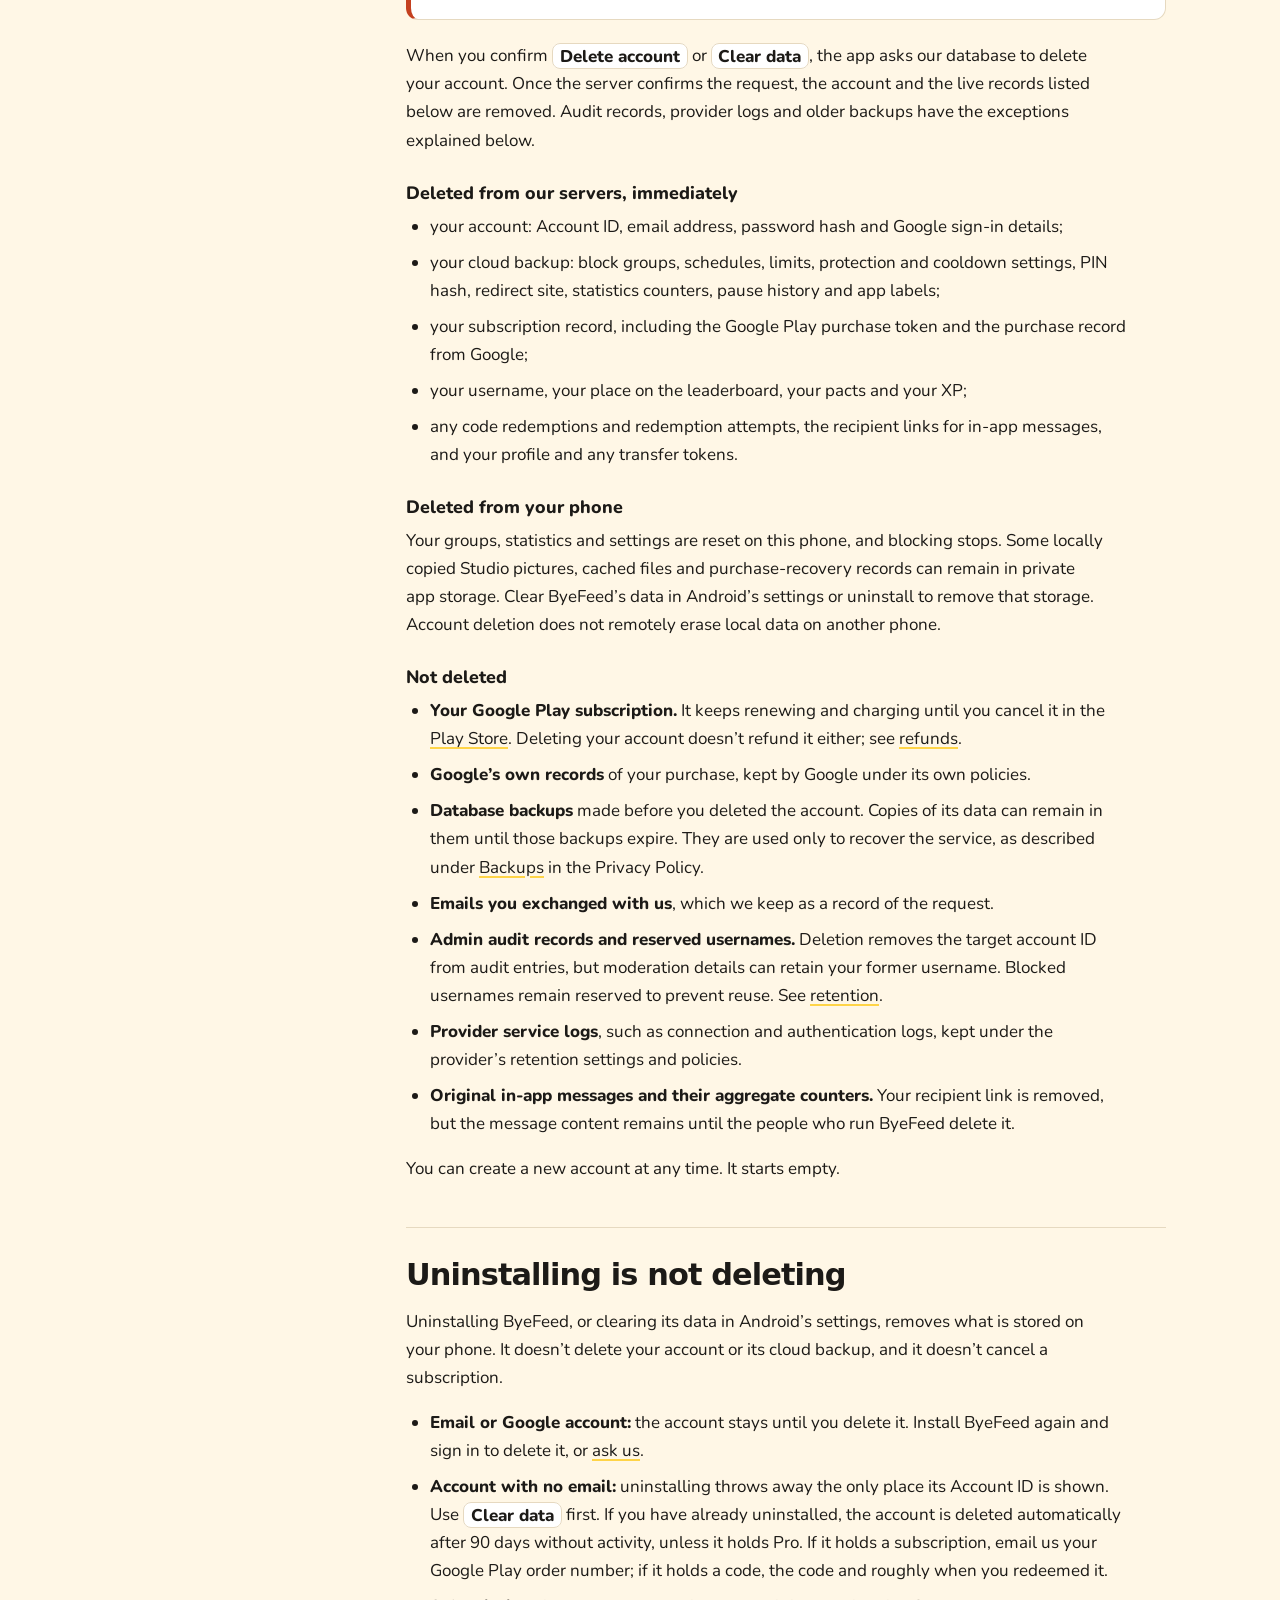
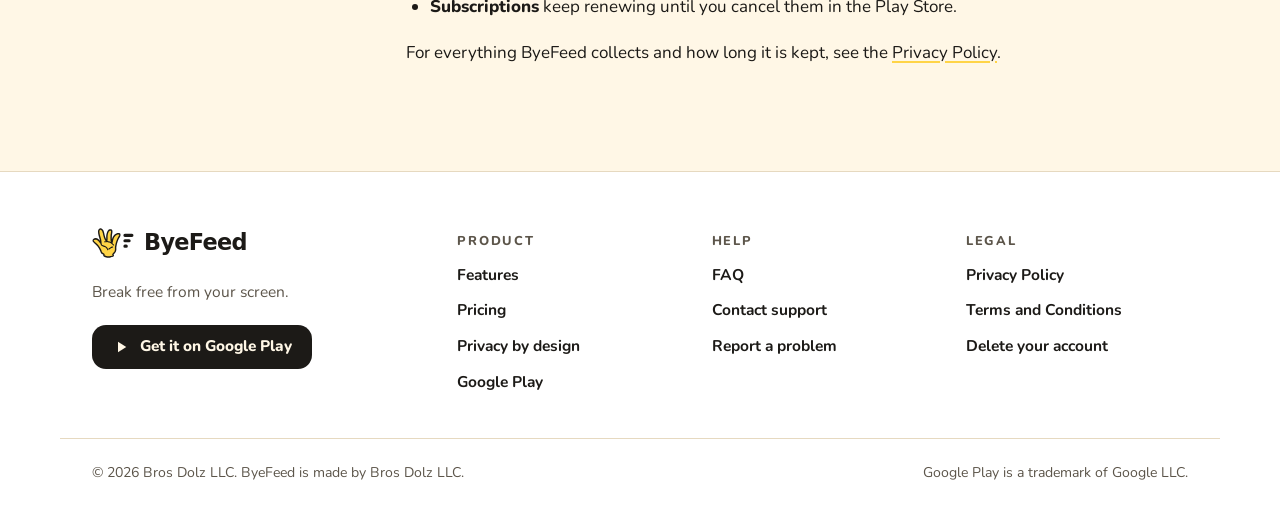
<file: account-deletion.html>
<!DOCTYPE html>
<html lang="en">
<head>
<meta charset="utf-8">
<meta name="viewport" content="width=device-width, initial-scale=1">
<title>Delete your ByeFeed account (moved)</title>
<meta name="robots" content="noindex">
<link rel="canonical" href="https://byefeed.app/delete-account/">
<!-- Kept so links to the old address (account-deletion.html) still work:
     older app builds and store listings point here. Old section anchors are
     mapped to their new names. Relative, so it works on any host. -->
<meta http-equiv="refresh" content="0; url=delete-account/index.html">
<script>
  (function () {
    var map = { "#in-app": "#quick", "#no-account": "#no-email" };
    var h = location.hash;
    location.replace("delete-account/index.html" + (map[h] || h));
  })();
</script>
</head>
<body>
<p>This page has moved to <a href="delete-account/index.html">byefeed.app/delete-account</a>.</p>
</body>
</html>
</file>
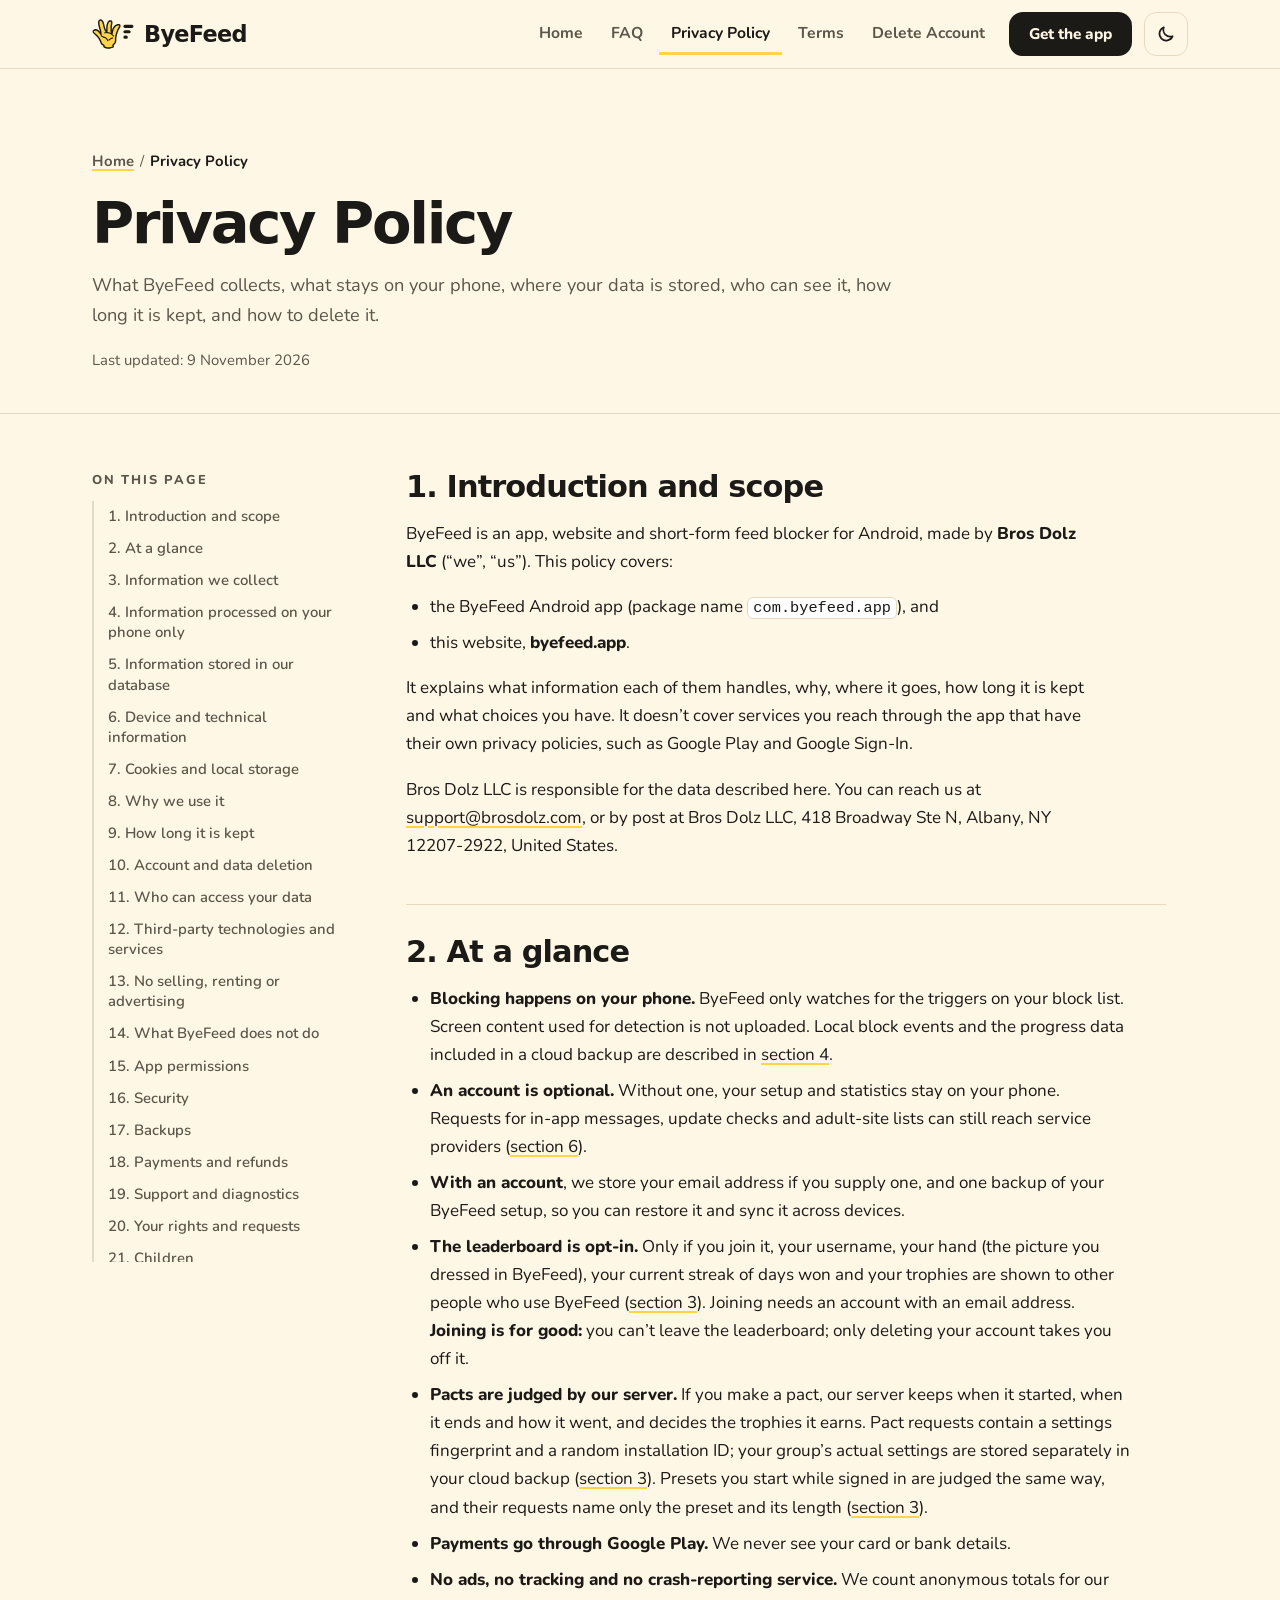
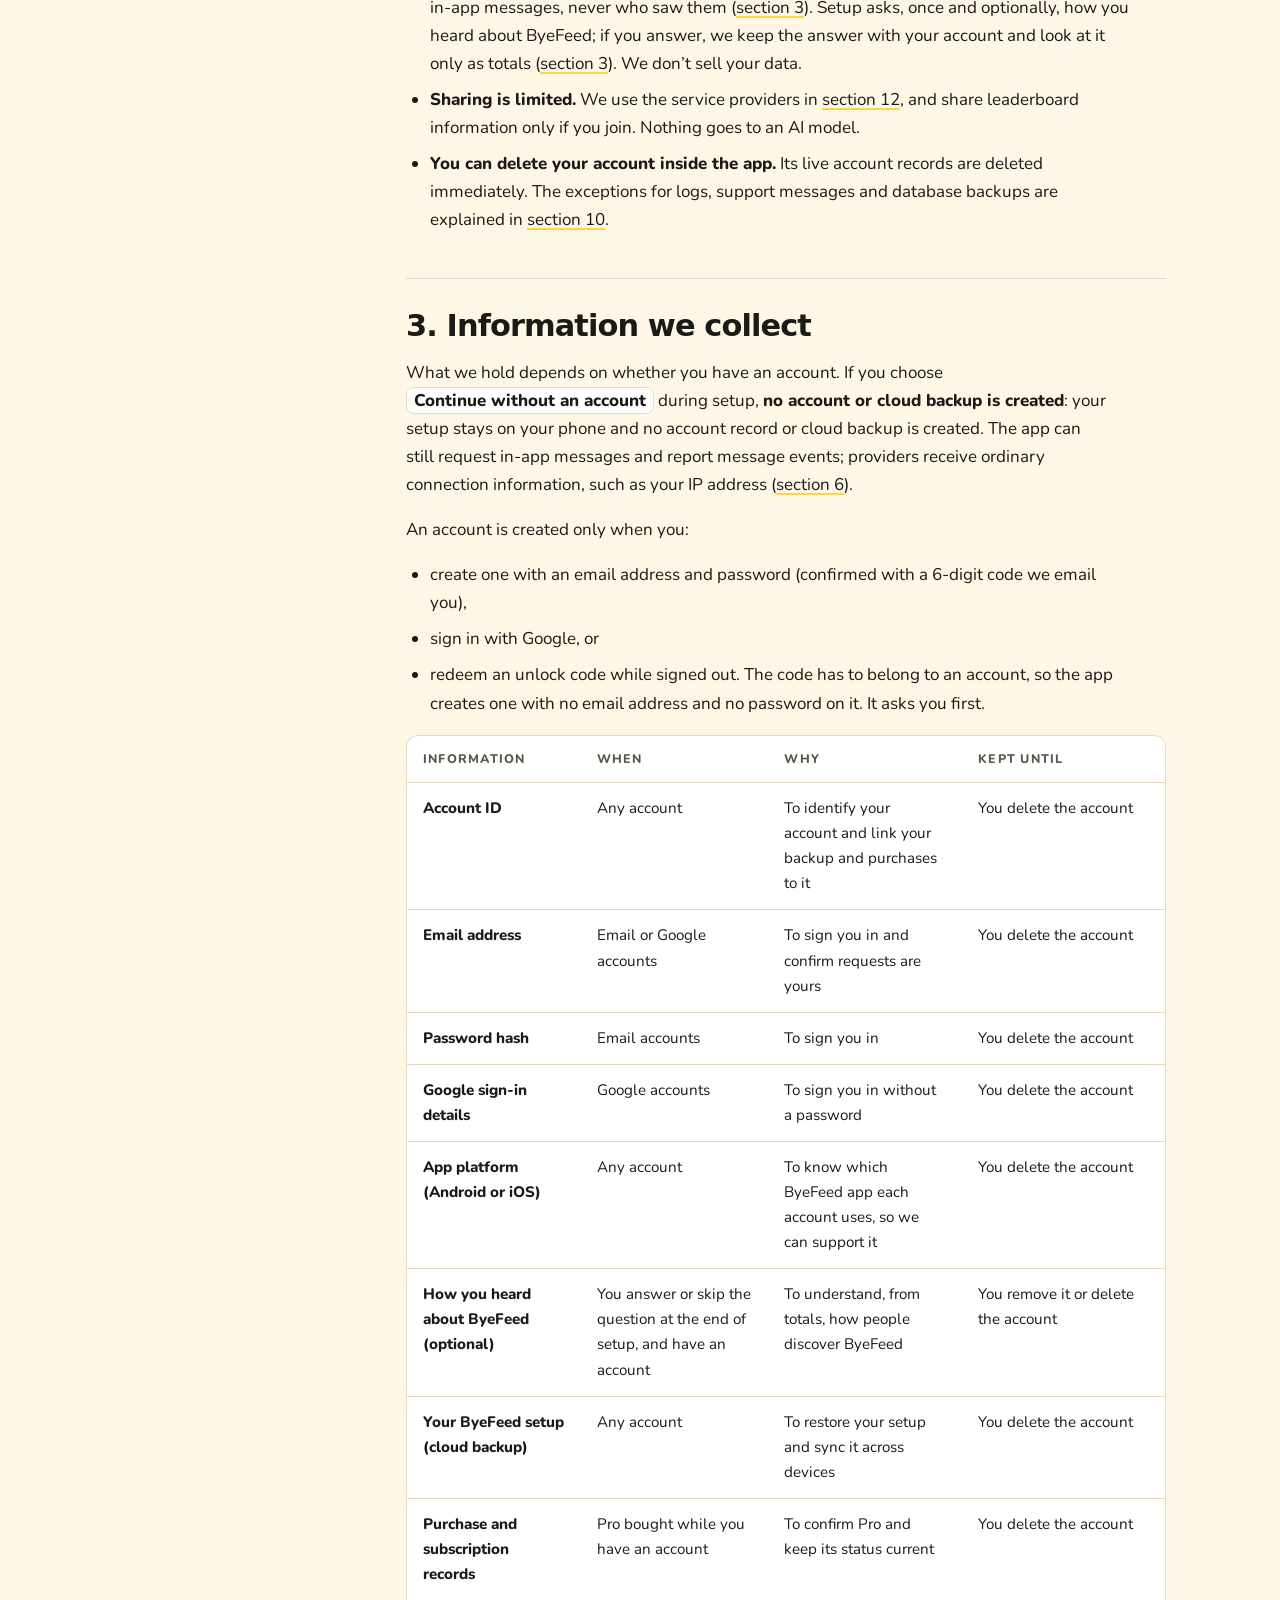
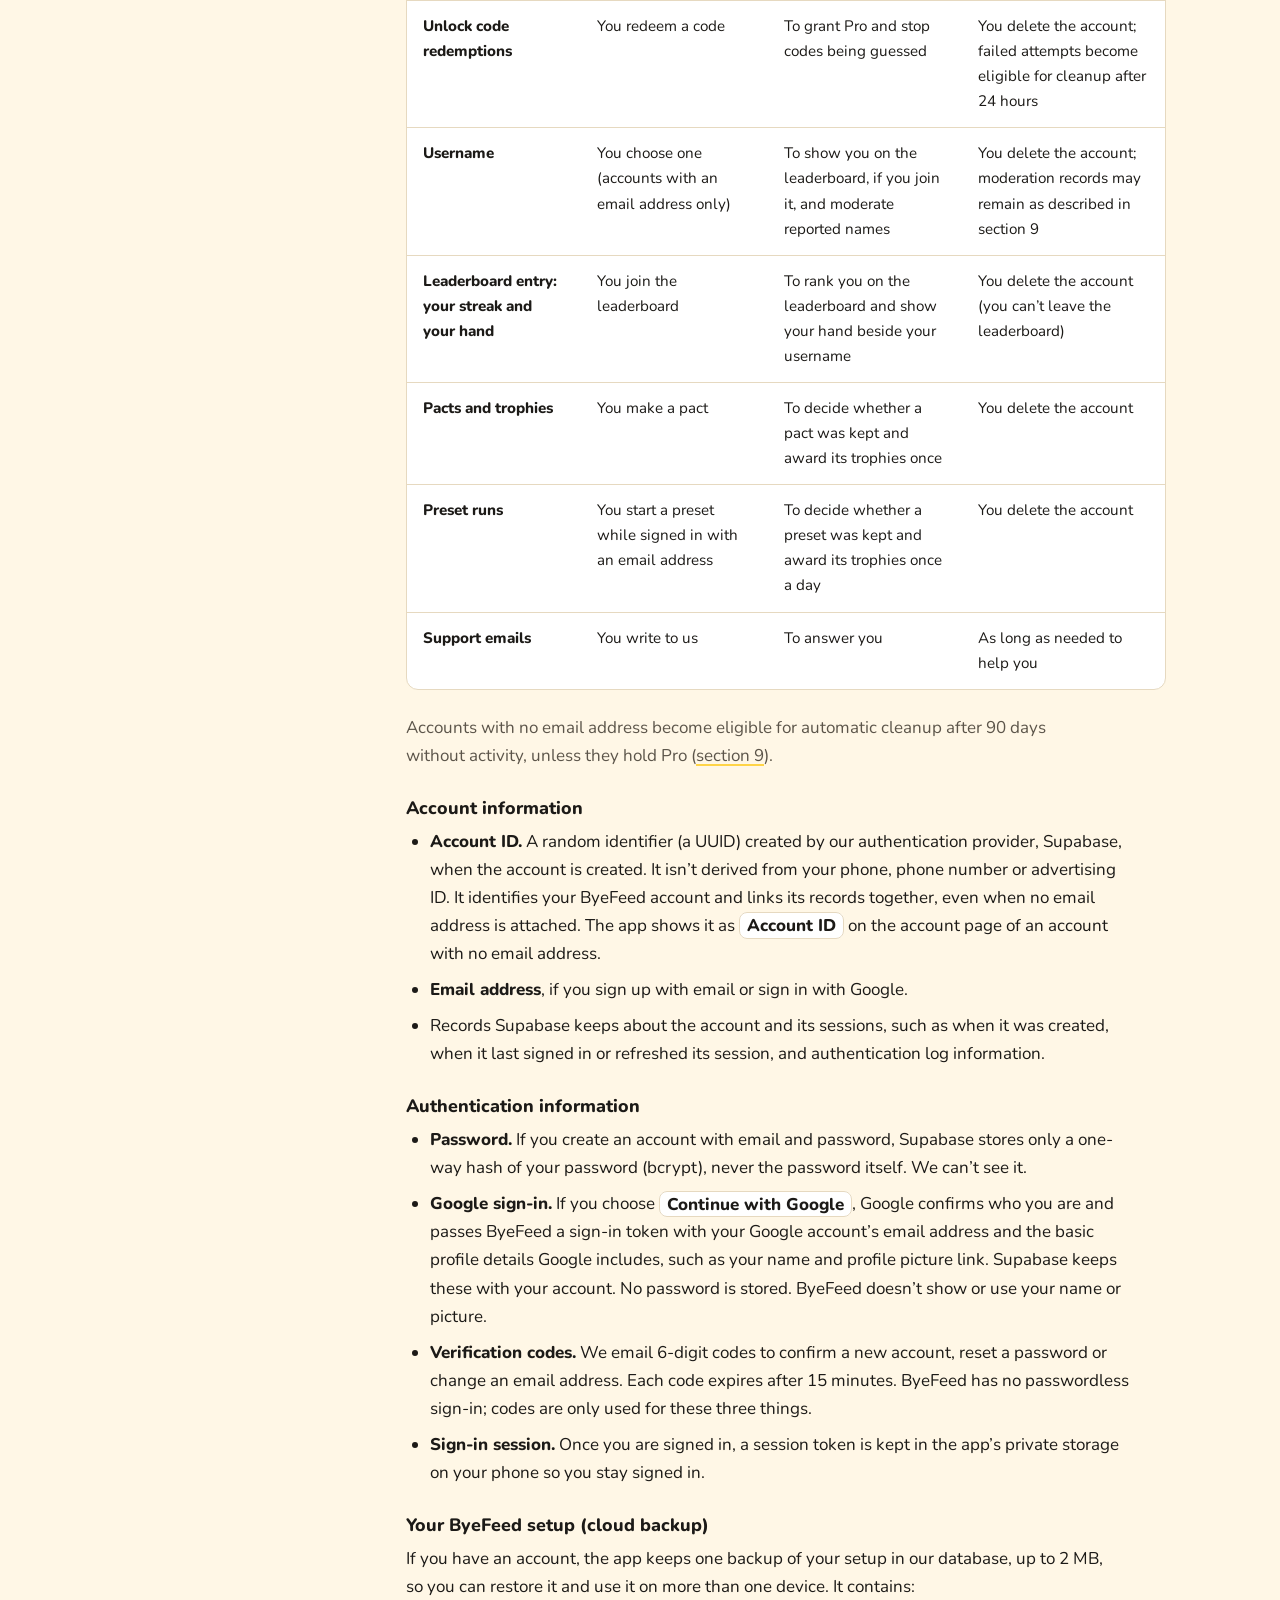
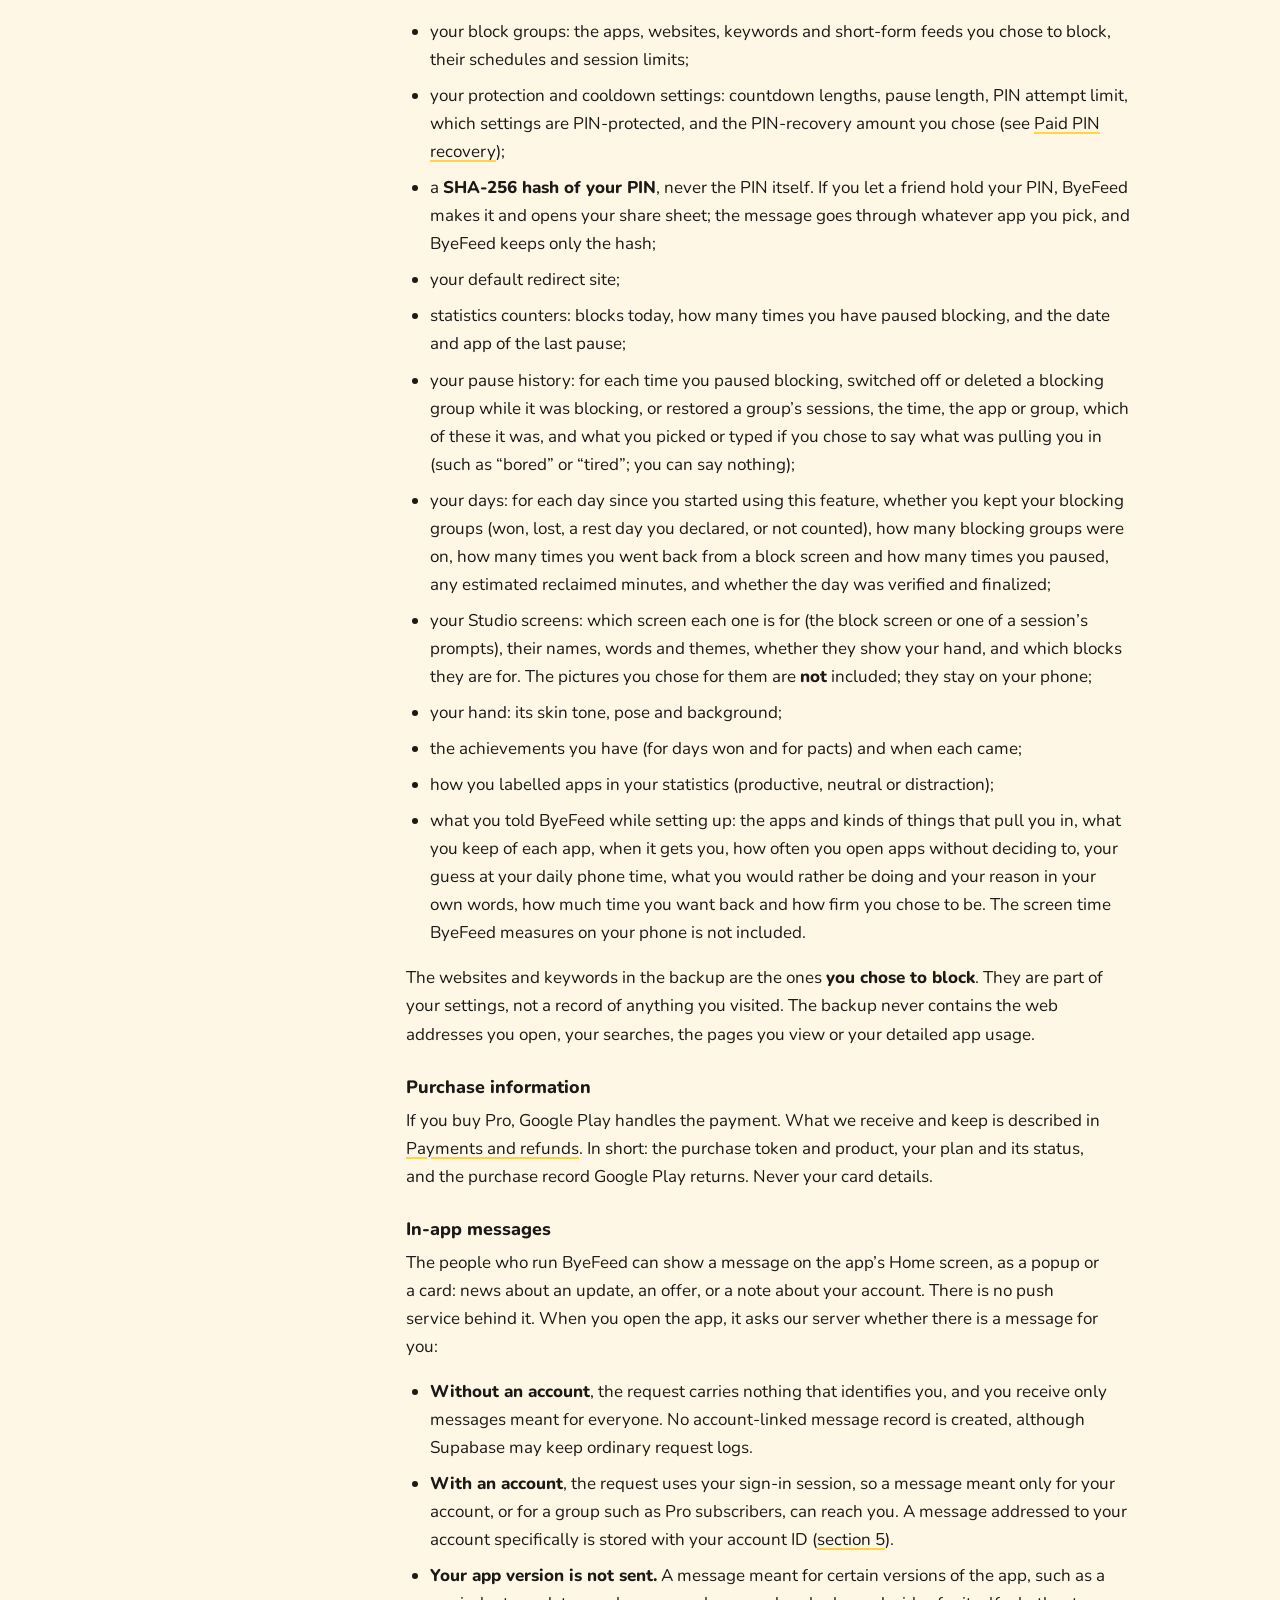
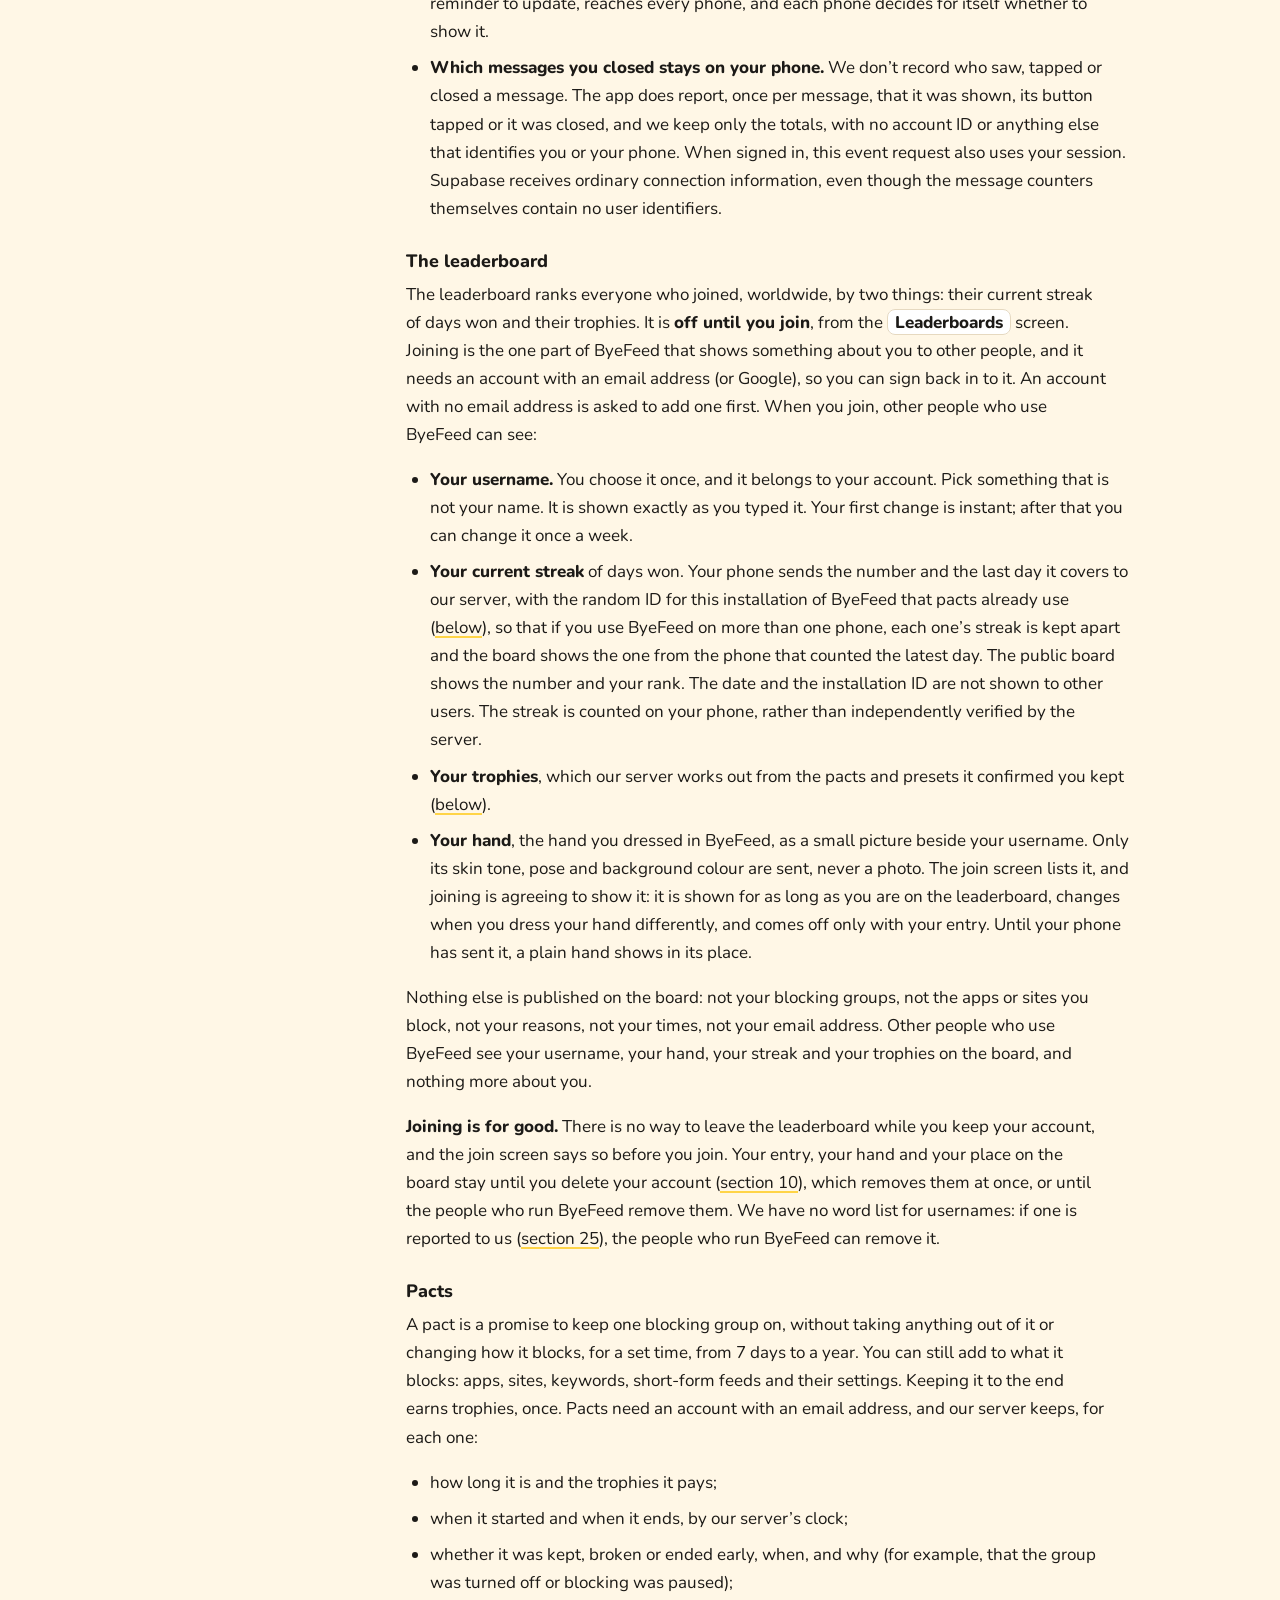
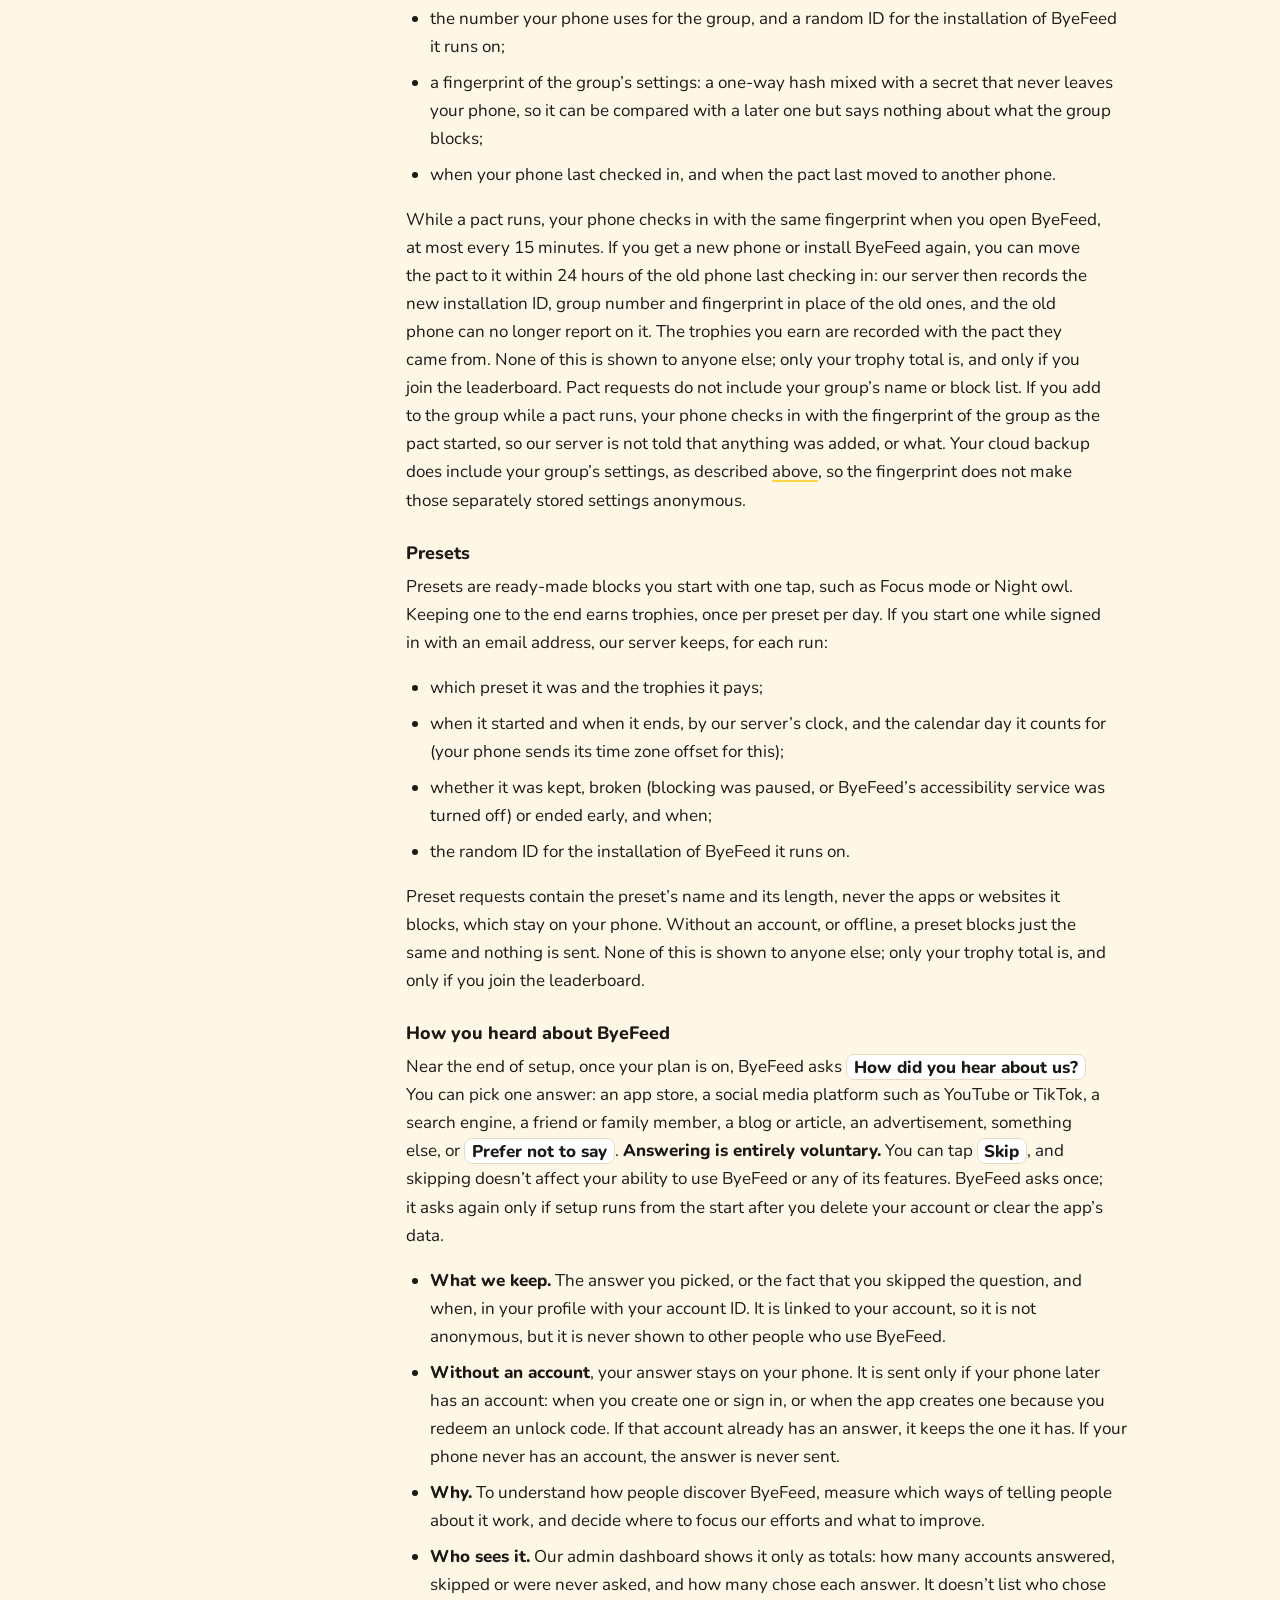
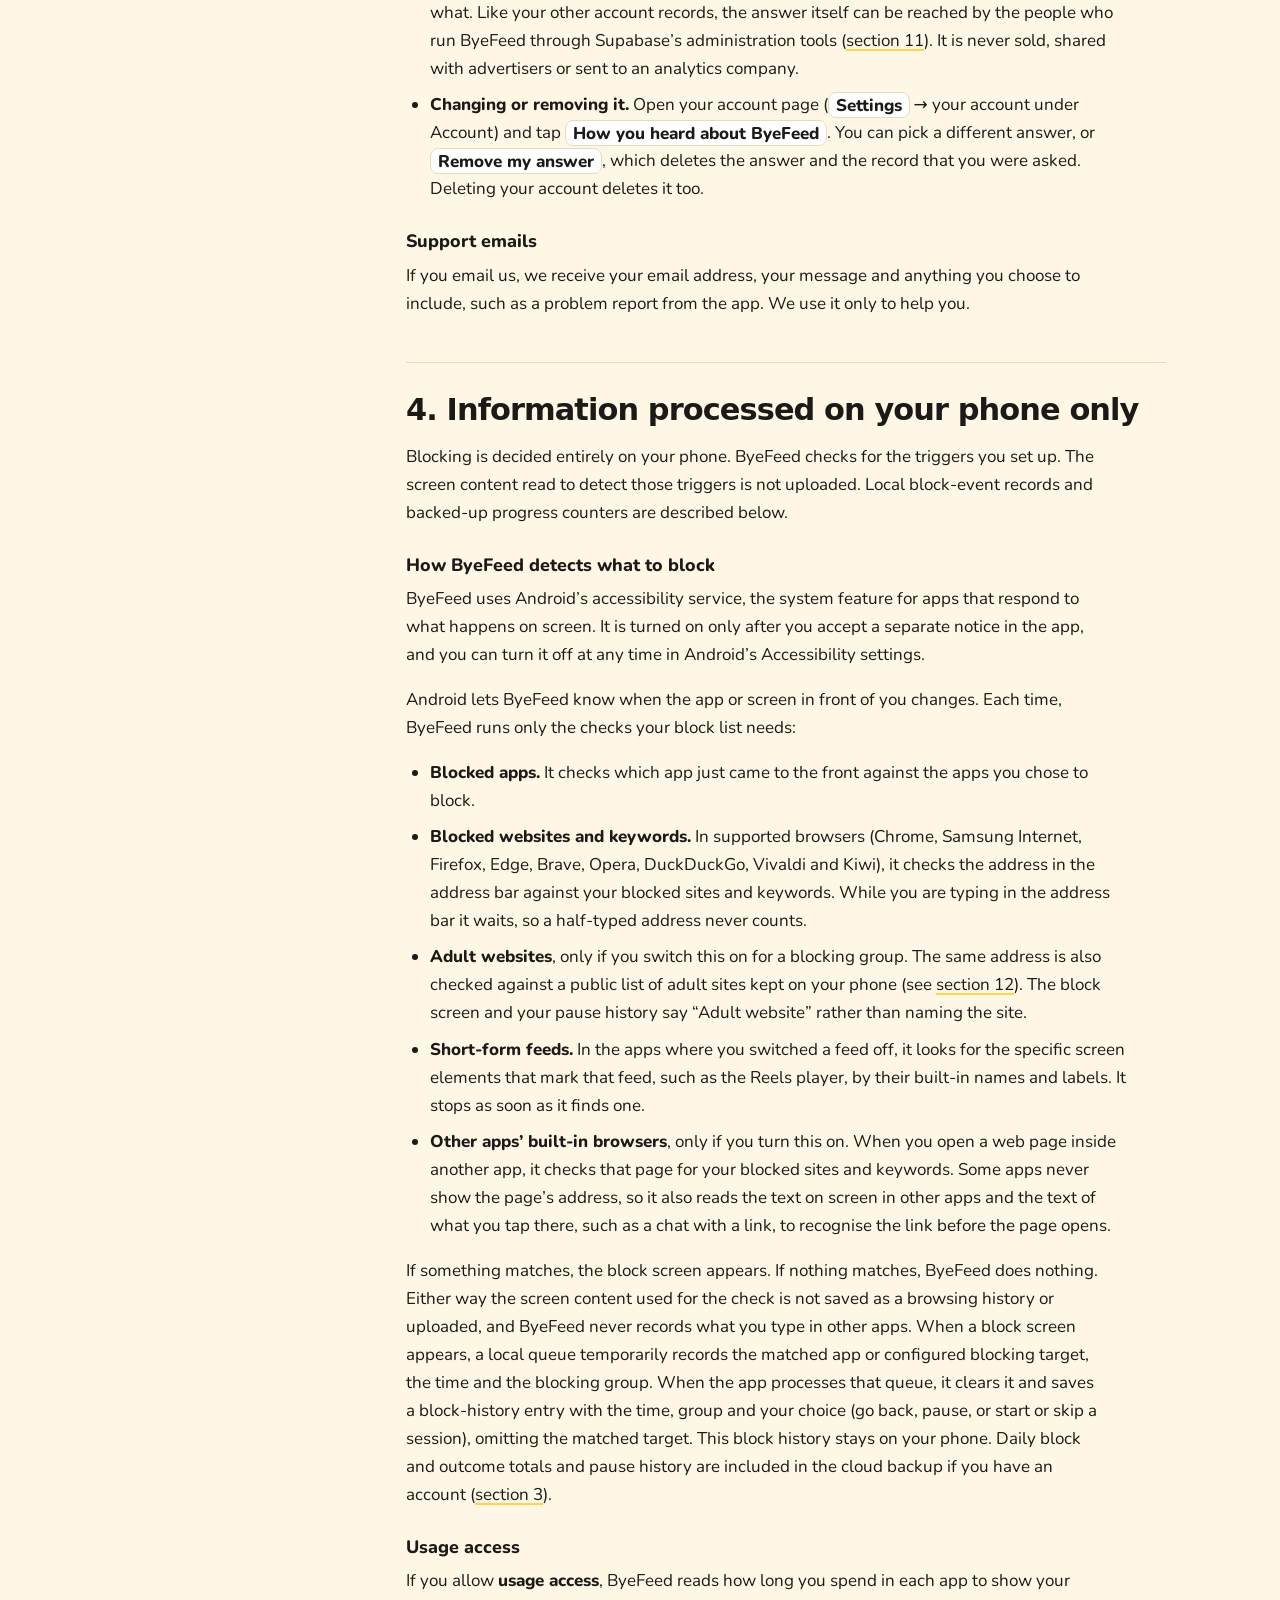
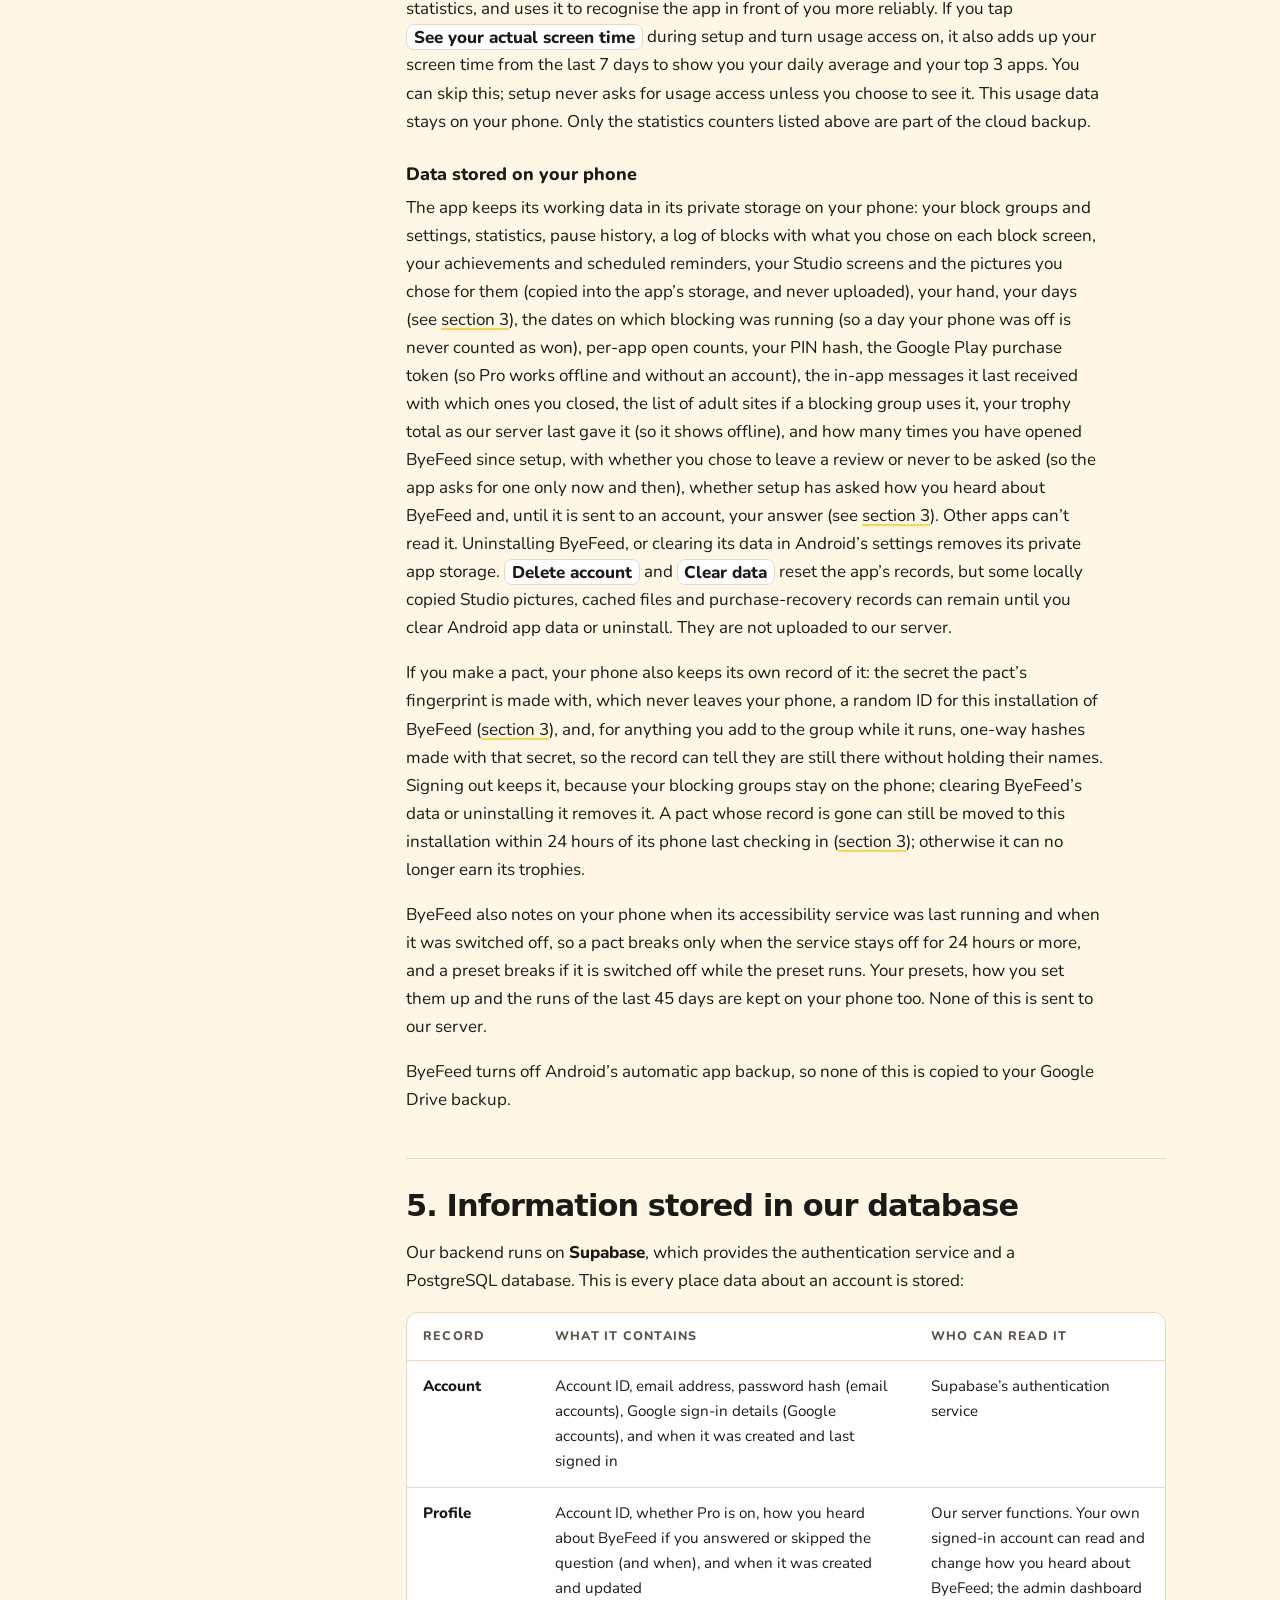
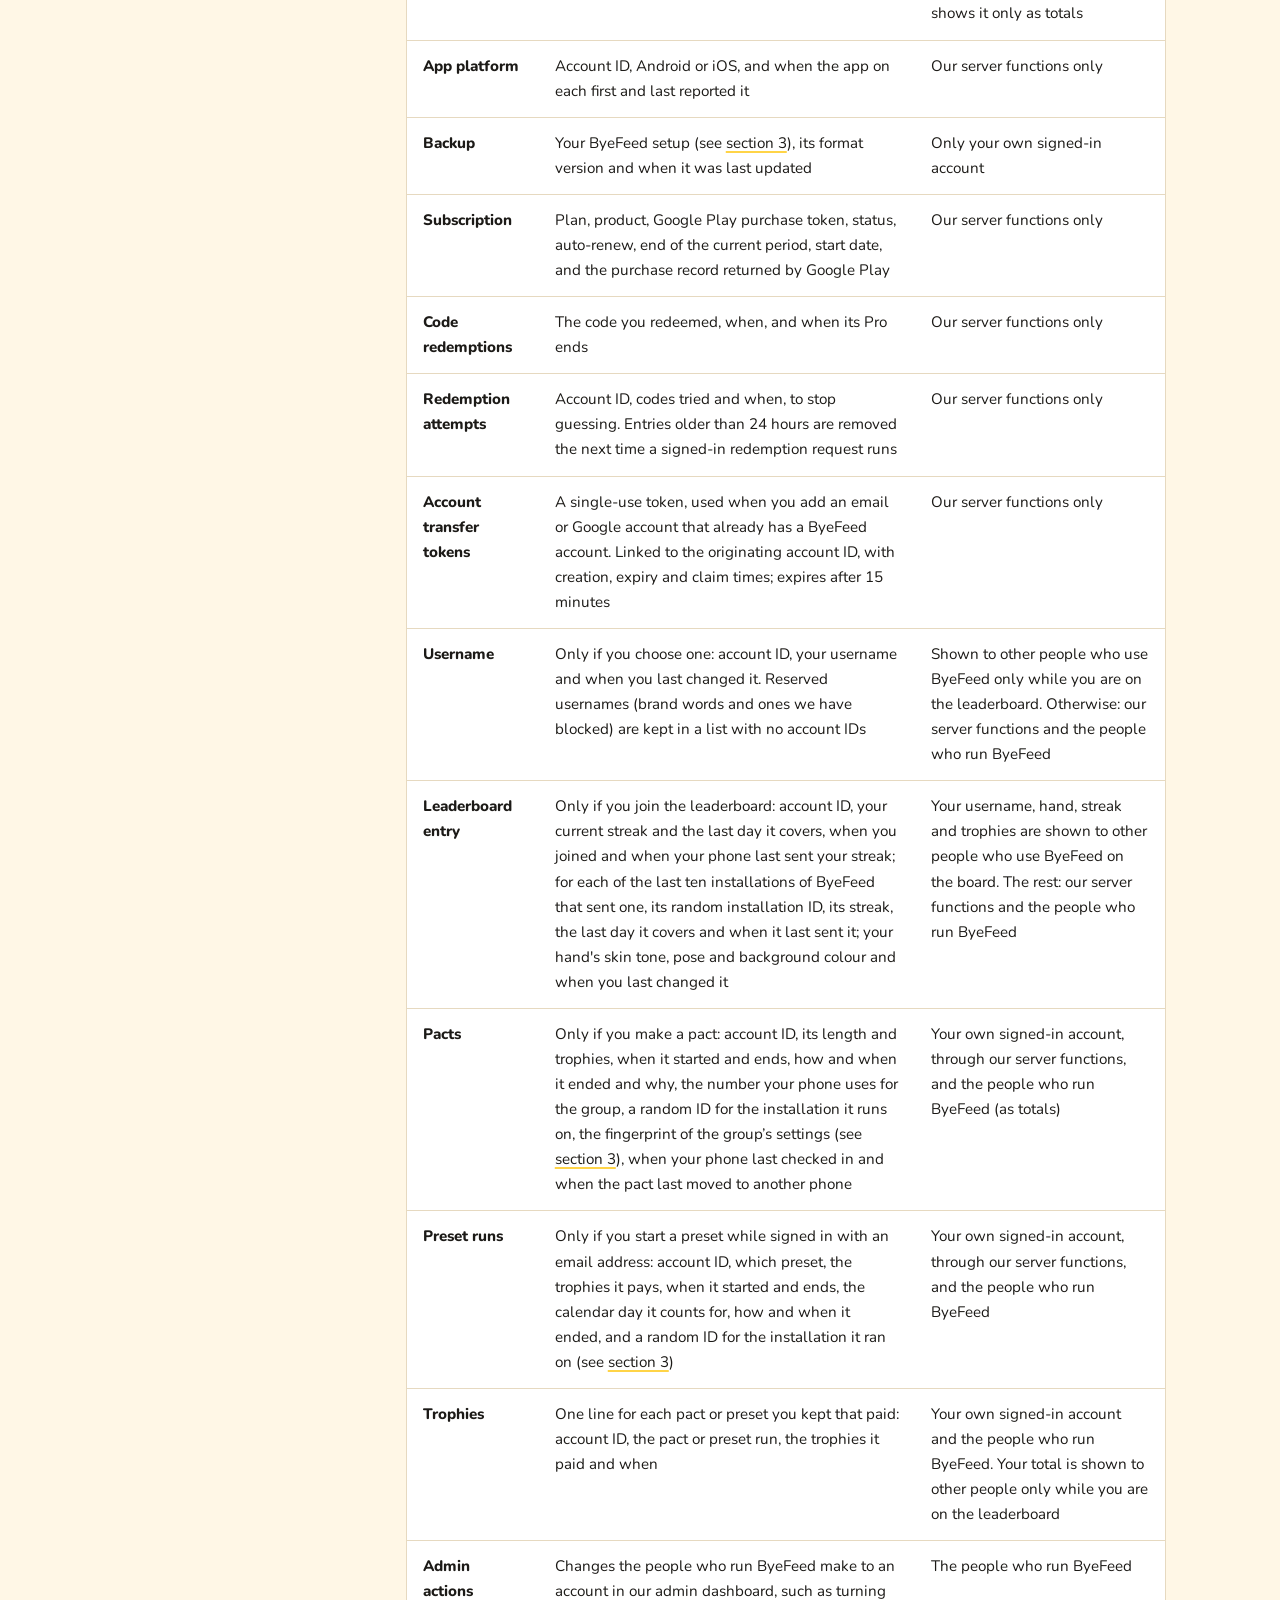
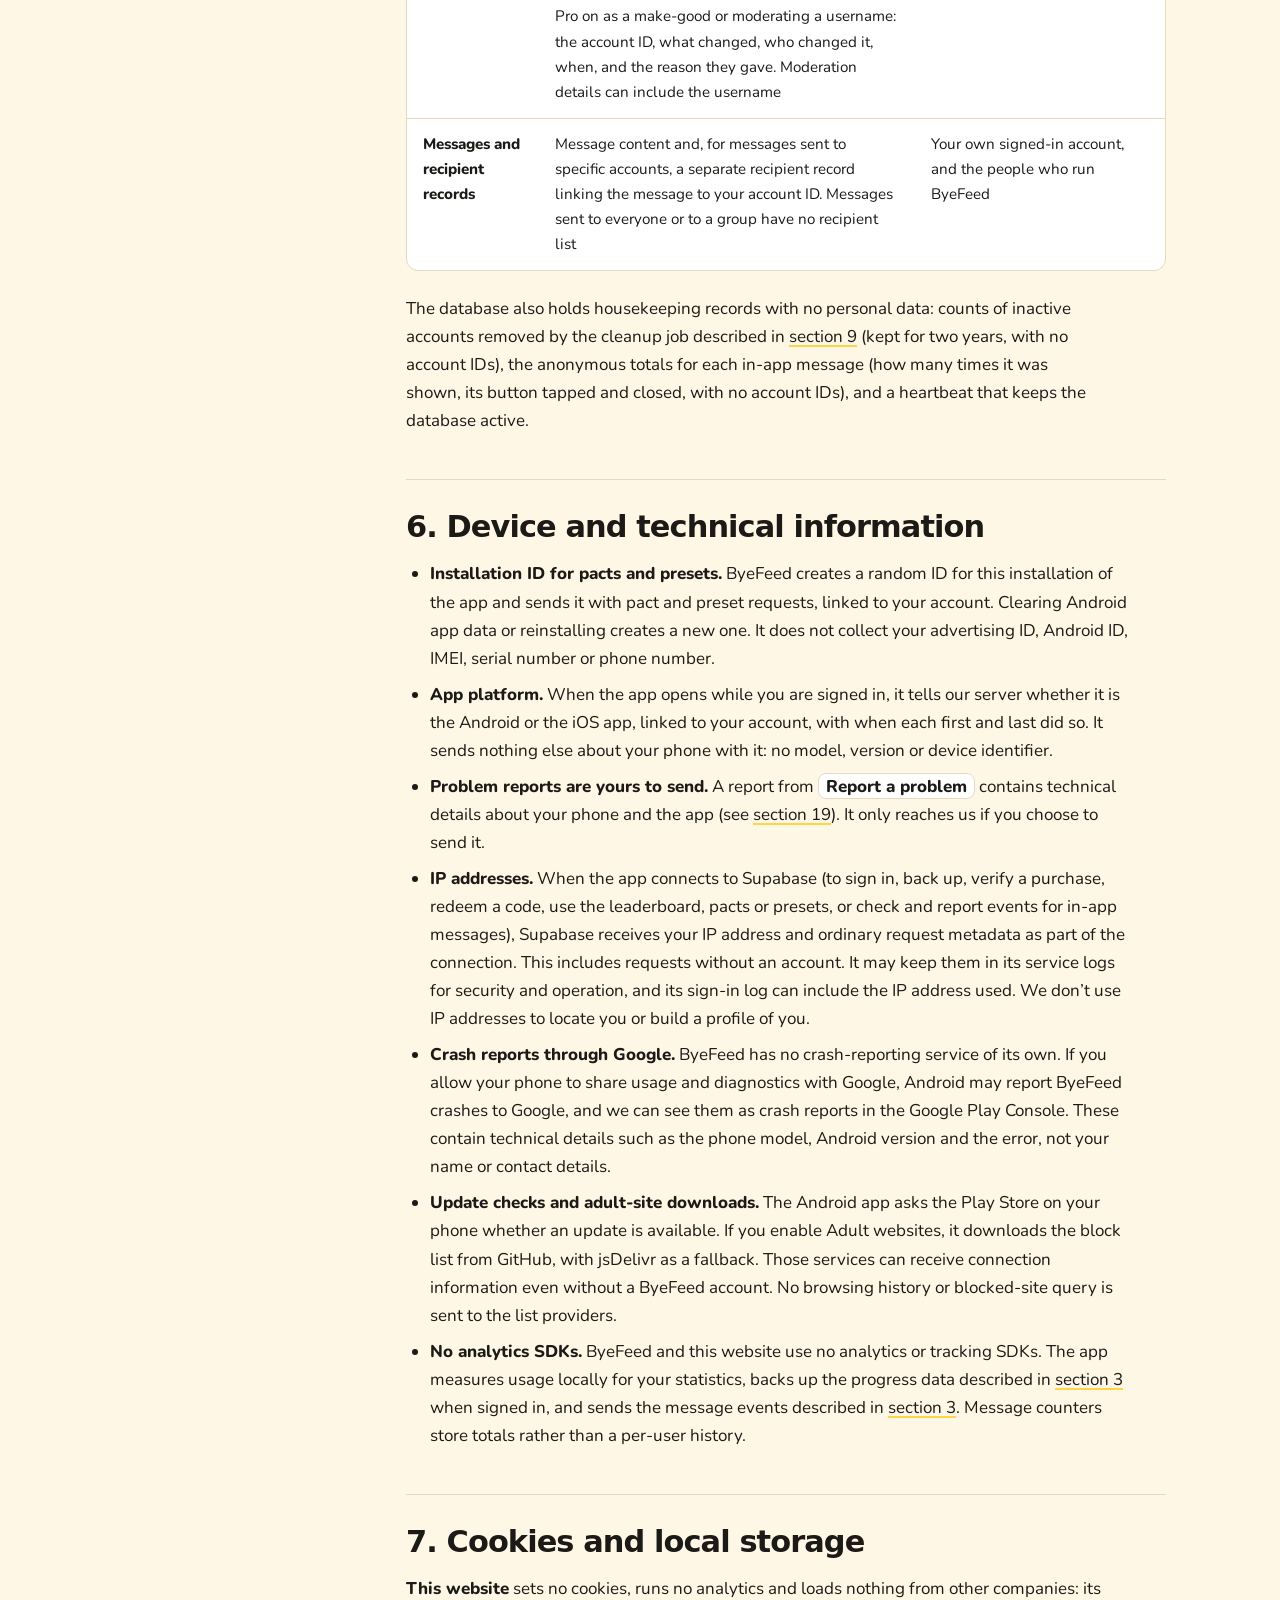
<file: privacy.html>
<!DOCTYPE html>
<html lang="en">
<head>
<meta charset="utf-8">
<meta name="viewport" content="width=device-width, initial-scale=1">
<title>ByeFeed Privacy Policy (moved)</title>
<meta name="robots" content="noindex">
<link rel="canonical" href="https://byefeed.app/privacy/">
<!-- Kept so links to the old address (privacy.html) still work: older app
     builds and store listings point here. Relative, so it works on any host. -->
<meta http-equiv="refresh" content="0; url=privacy/index.html">
<script>location.replace("privacy/index.html" + location.hash);</script>
</head>
<body>
<p>The ByeFeed Privacy Policy has moved to <a href="privacy/index.html">byefeed.app/privacy</a>.</p>
</body>
</html>
</file>
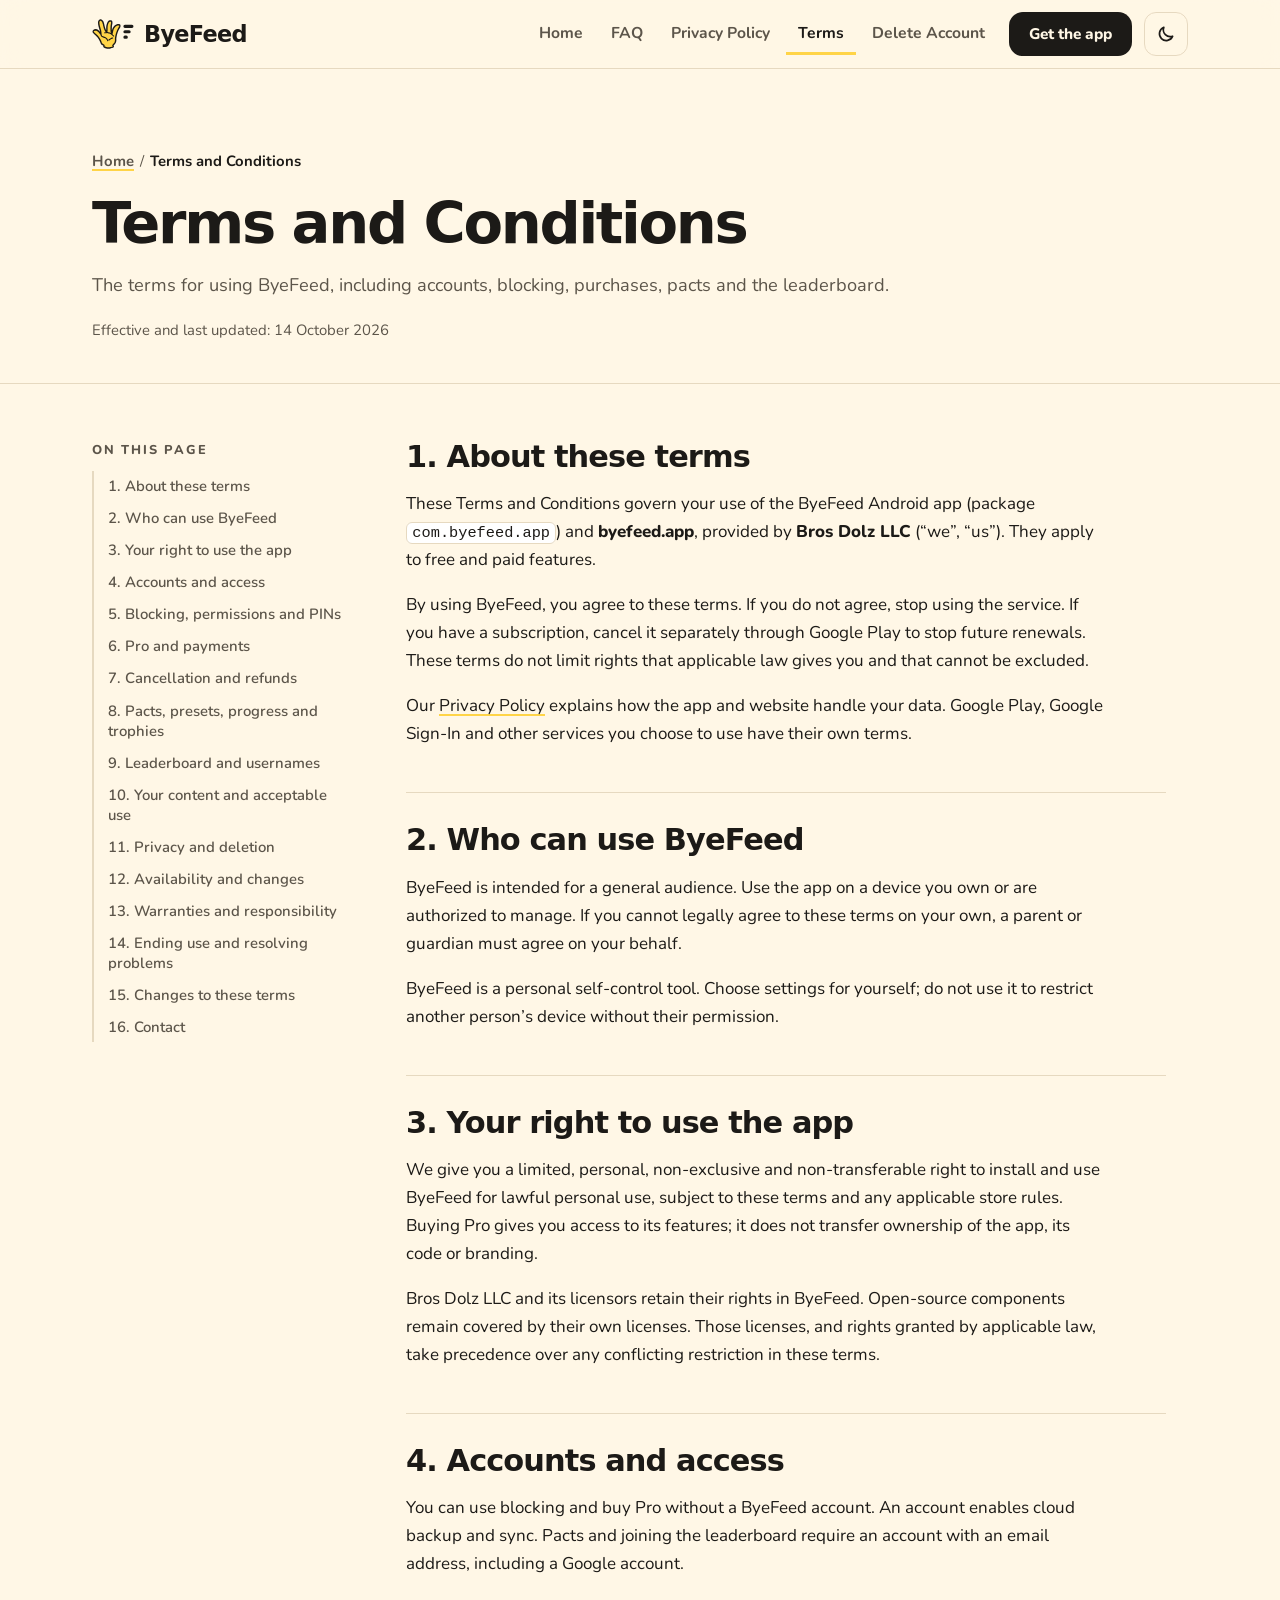
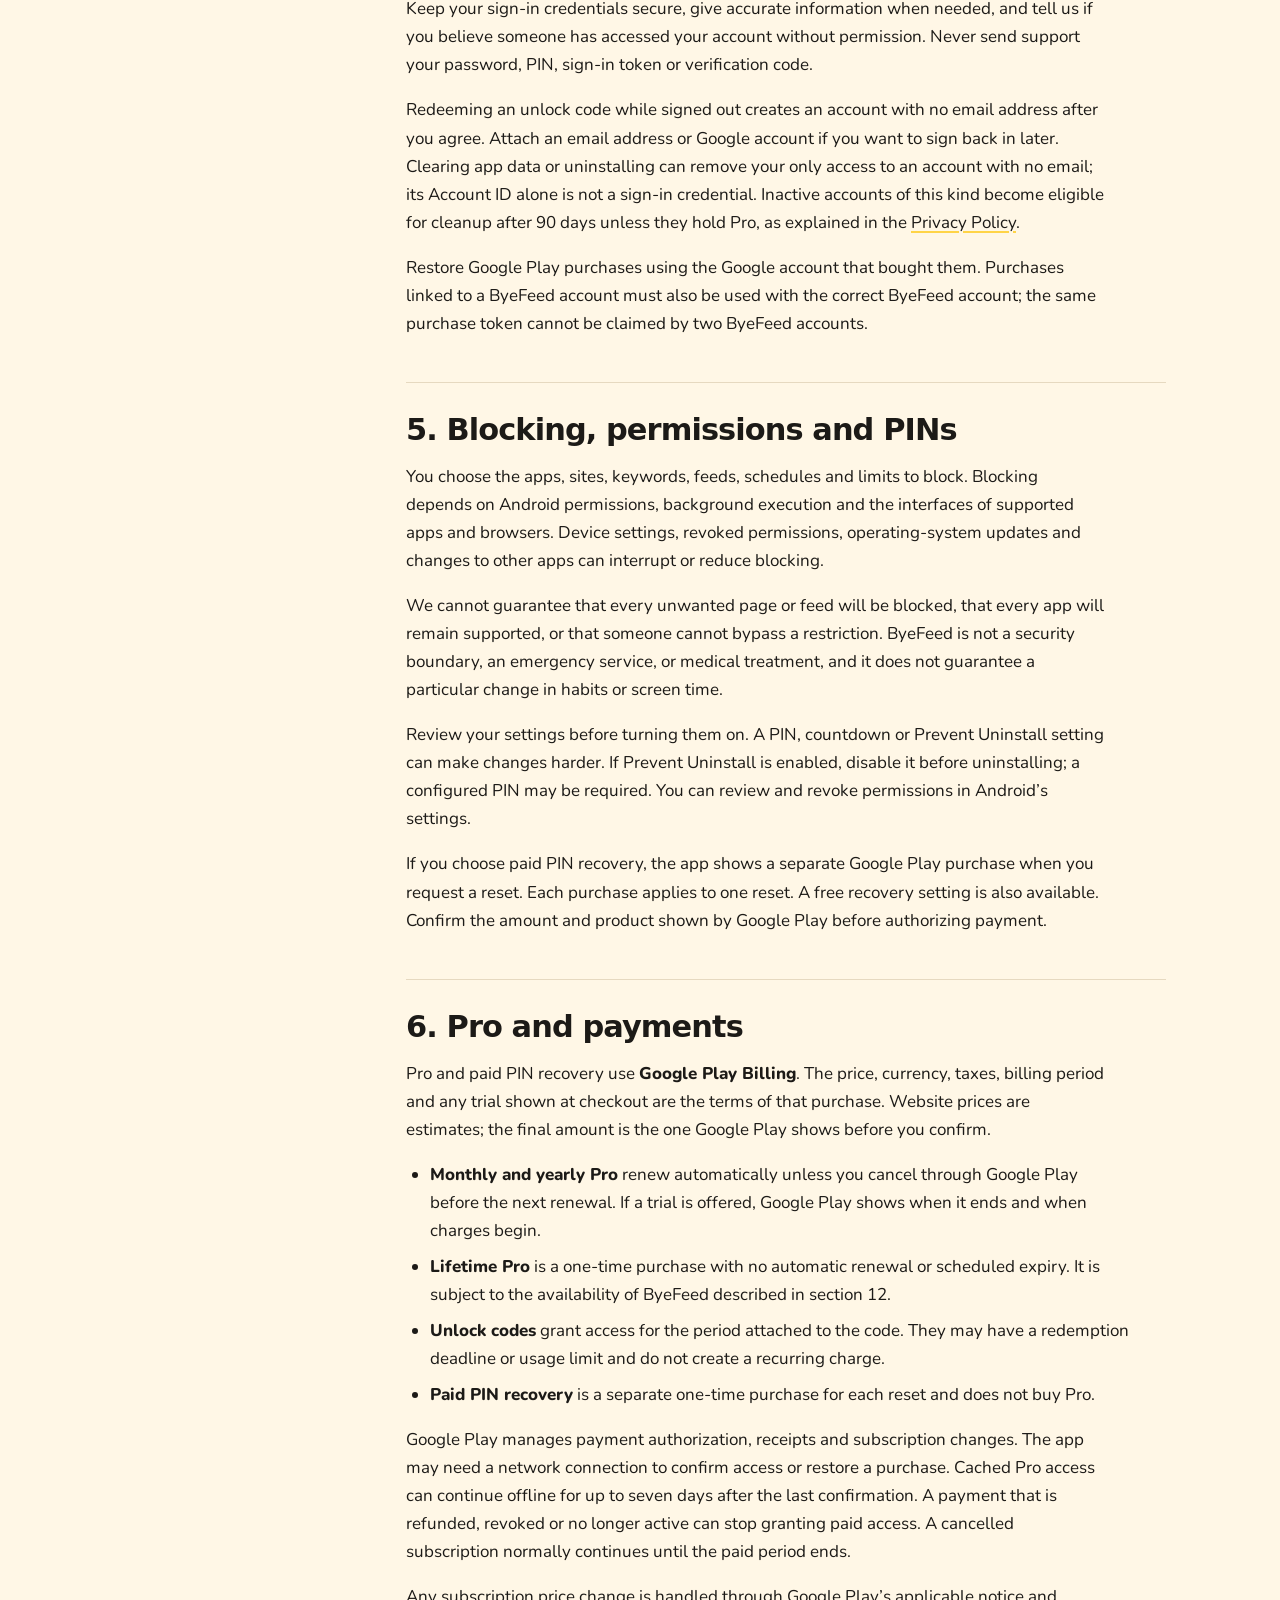
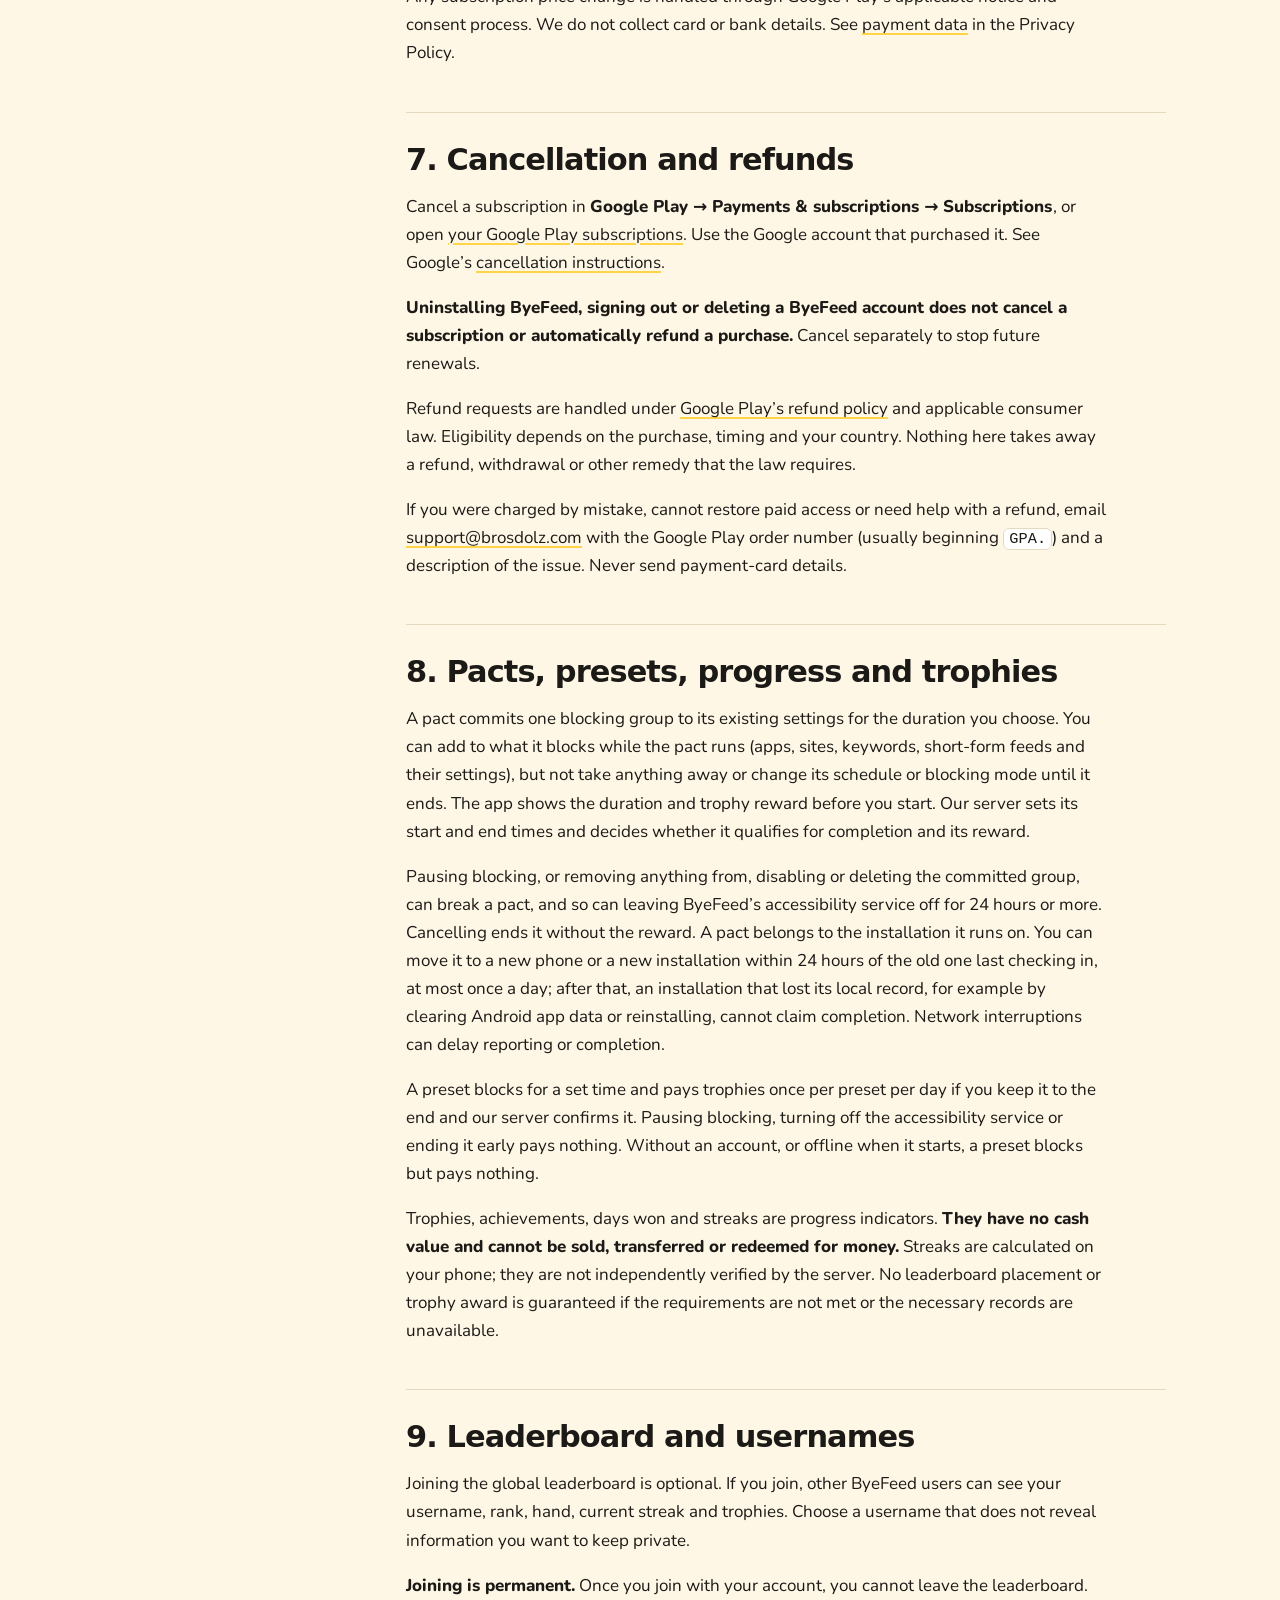
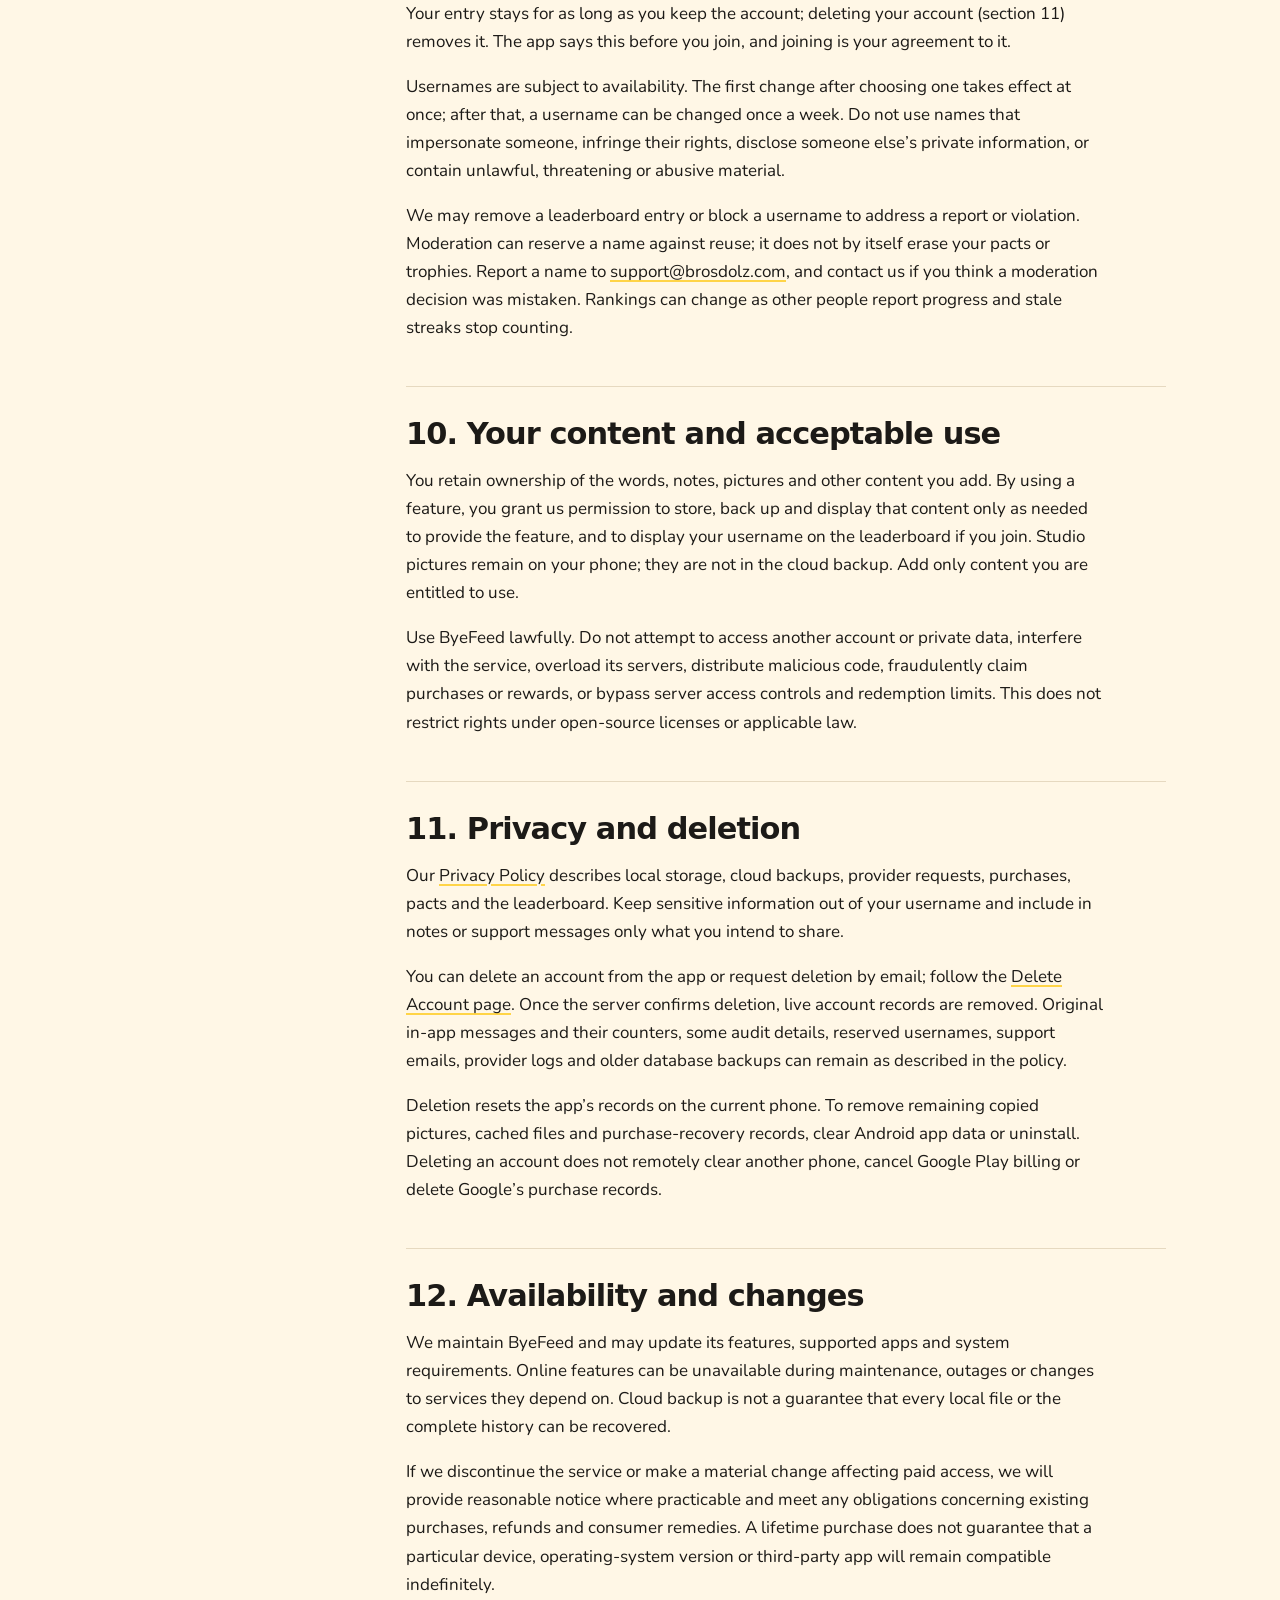
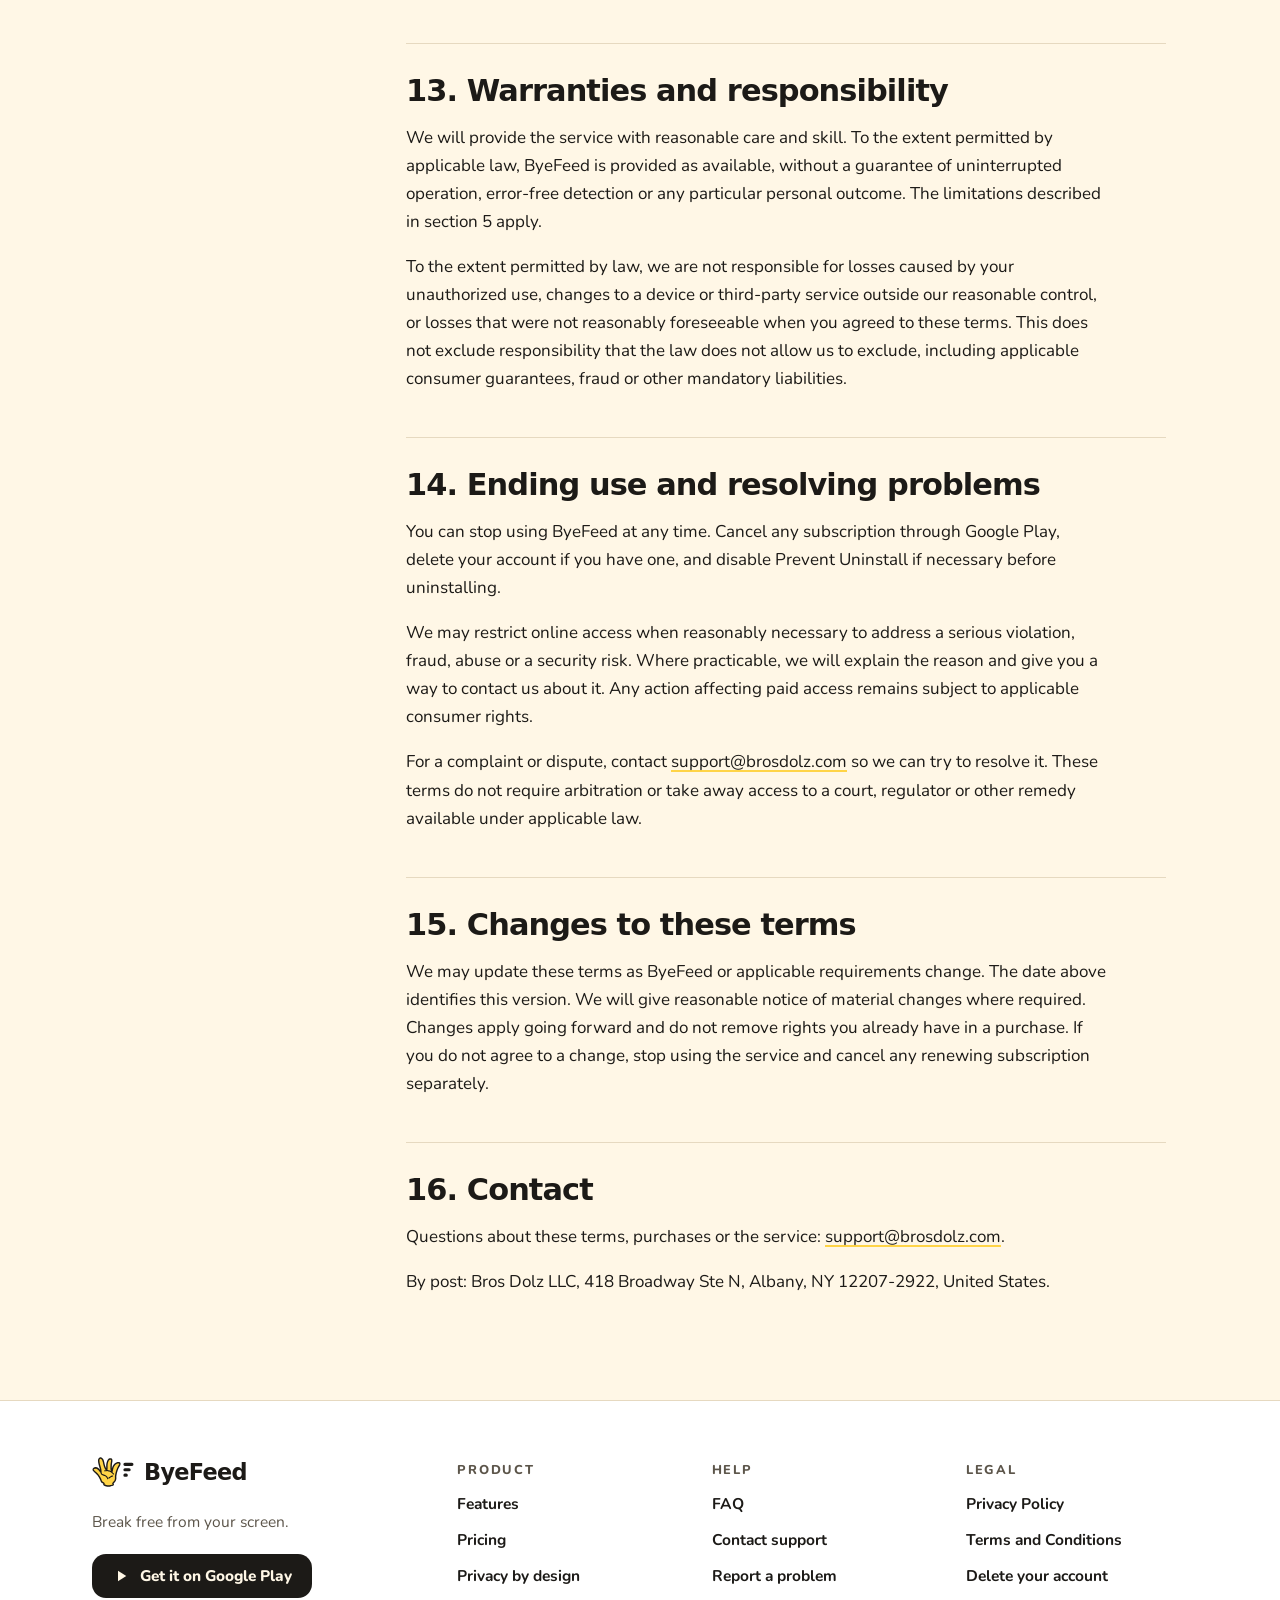
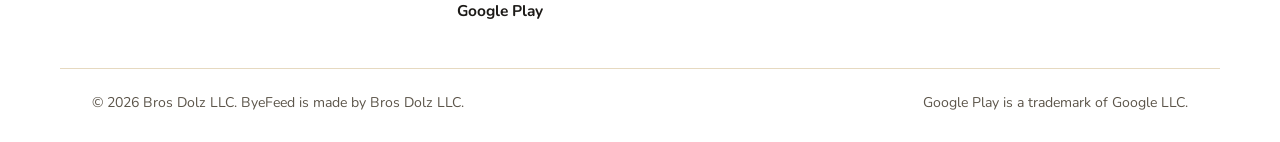
<file: terms.html>
<!DOCTYPE html>
<html lang="en">
<head>
<meta charset="utf-8">
<meta name="viewport" content="width=device-width, initial-scale=1">
<title>ByeFeed Terms and Conditions (moved)</title>
<meta name="robots" content="noindex">
<link rel="canonical" href="https://byefeed.app/terms/">
<meta http-equiv="refresh" content="0; url=terms/index.html">
<script>location.replace("terms/index.html" + location.hash);</script>
</head>
<body>
<p>The ByeFeed Terms and Conditions are at <a href="terms/index.html">byefeed.app/terms</a>.</p>
</body>
</html>
</file>
<file: assets/css/site.css>
/* ============================================================================
   ByeFeed website
   ----------------------------------------------------------------------------
   One stylesheet for every page. The colour tokens are the app's own, value
   for value: assets/brand/byefeed-tokens.json (mirrored in AppPalette and
   res/values*/colors_byefeed.xml). Change a brand colour there first.

   Colour discipline, from assets/brand/BRAND.md:
     * primary  (Ink in light, Highlighter in dark) - main buttons, active UI.
     * brand    (Highlighter) - highlights, Pro, the best-value plan.
     * accent   (Coral) - the "blocked" state only, always with Ink text.
     * danger   - irreversible deletion only.
   ========================================================================= */

@font-face { font-family: "Sora"; font-weight: 700; font-style: normal; font-display: swap; src: url("../fonts/sora-700.woff2") format("woff2"); }
@font-face { font-family: "Nunito"; font-weight: 400; font-style: normal; font-display: swap; src: url("../fonts/nunito-400.woff2") format("woff2"); }
@font-face { font-family: "Nunito"; font-weight: 600; font-style: normal; font-display: swap; src: url("../fonts/nunito-600.woff2") format("woff2"); }
@font-face { font-family: "Nunito"; font-weight: 700; font-style: normal; font-display: swap; src: url("../fonts/nunito-700.woff2") format("woff2"); }
@font-face { font-family: "Nunito"; font-weight: 800; font-style: normal; font-display: swap; src: url("../fonts/nunito-800.woff2") format("woff2"); }

:root {
  /* Brand */
  --highlighter: #FFD447;
  --ink: #1C1A17;
  --paper: #FFF7E6;
  --coral: #FF6A4D;

  /* Light theme (the default, as in the app) */
  --bg: #FFF7E6;
  --surface: #FFFFFF;
  --border: #E6D9C0;
  --text: #1C1A17;
  --text-muted: #5C554A;
  --primary: #1C1A17;
  --on-primary: #FFF7E6;
  --brand: #FFD447;
  --on-brand: #1C1A17;
  --accent: #FF6A4D;
  --on-accent: #1C1A17;
  --success: #17774D;
  --danger: #C4401F;

  /* Derived */
  --mark-bars: var(--ink);          /* feed bars: Ink on light, Paper on dark */
  --hl: #FFD447;                    /* highlighter stroke behind words */
  --header-bg: rgba(255, 247, 230, 0.9);
  --shadow: 0 1px 2px rgba(28, 26, 23, 0.06), 0 12px 32px -12px rgba(28, 26, 23, 0.18);
  --contrast-bg: #FFF7E6;           /* the set-apart band (privacy, closing CTA) */
  --contrast-surface: #FFFFFF;
  --emph-border: #1C1A17;           /* Pro card and best-value plan outline */
  --best-bg: #FFF8E1;               /* Highlighter at 16% over the surface */

  /* Type */
  --font-display: "Sora", "Segoe UI", system-ui, -apple-system, Roboto, Helvetica, Arial, sans-serif;
  --font-body: "Nunito", "Segoe UI", system-ui, -apple-system, Roboto, Helvetica, Arial, sans-serif;

  /* Shape and layout */
  --radius-btn: 16px;
  --radius-card: 20px;
  --radius-sm: 12px;
  --maxw: 1160px;
  --doc-maxw: 760px;
  --gutter: clamp(16px, 4vw, 32px);
  --header-h: 68px;

  color-scheme: light;
}

/* Dark theme. It applies when the visitor has chosen it with the theme button
   (data-theme="dark", set by site.js), or when their device prefers dark and
   they have not chosen light. The two blocks must stay identical. */
@media (prefers-color-scheme: dark) {
  :root:not([data-theme="light"]) {
    --bg: #1C1A17;
    --surface: #262320;
    --border: #45403A;
    --text: #FFF7E6;
    --text-muted: #BDB3A1;
    --primary: #FFD447;
    --on-primary: #1C1A17;
    --brand: #FFD447;
    --on-brand: #1C1A17;
    --accent: #FF7A5E;
    --on-accent: #1C1A17;
    --success: #4CC38A;
    --danger: #FF8A70;

    --mark-bars: var(--paper);
    --hl: rgba(255, 212, 71, 0.34);
    --header-bg: rgba(28, 26, 23, 0.9);
    --shadow: 0 1px 2px rgba(0, 0, 0, 0.3), 0 16px 40px -16px rgba(0, 0, 0, 0.6);
    --contrast-bg: #262320;
    --contrast-surface: #1C1A17;
    --emph-border: #FFD447;
    --best-bg: #3C3524;

    color-scheme: dark;
  }
}
:root[data-theme="dark"] {
  --bg: #1C1A17;
  --surface: #262320;
  --border: #45403A;
  --text: #FFF7E6;
  --text-muted: #BDB3A1;
  --primary: #FFD447;
  --on-primary: #1C1A17;
  --brand: #FFD447;
  --on-brand: #1C1A17;
  --accent: #FF7A5E;
  --on-accent: #1C1A17;
  --success: #4CC38A;
  --danger: #FF8A70;

  --mark-bars: var(--paper);
  --hl: rgba(255, 212, 71, 0.34);
  --header-bg: rgba(28, 26, 23, 0.9);
  --shadow: 0 1px 2px rgba(0, 0, 0, 0.3), 0 16px 40px -16px rgba(0, 0, 0, 0.6);
  --contrast-bg: #262320;
  --contrast-surface: #1C1A17;
  --emph-border: #FFD447;
  --best-bg: #3C3524;

  color-scheme: dark;
}

/* ---- Base ---------------------------------------------------------------- */

*, *::before, *::after { box-sizing: border-box; }

html {
  -webkit-text-size-adjust: 100%;
  text-size-adjust: 100%;
  scroll-behavior: smooth;
  scroll-padding-top: calc(var(--header-h) + 16px);
}
@media (prefers-reduced-motion: reduce) {
  html { scroll-behavior: auto; }
}

body {
  margin: 0;
  background: var(--bg);
  color: var(--text);
  font-family: var(--font-body);
  font-size: 1.0625rem;
  line-height: 1.65;
  -webkit-font-smoothing: antialiased;
  -moz-osx-font-smoothing: grayscale;
  overflow-x: hidden;
}

img, svg { max-width: 100%; }
svg { flex: none; }

h1, h2, h3 {
  font-family: var(--font-display);
  font-weight: 700;
  letter-spacing: -0.03em;
  line-height: 1.12;
  text-wrap: balance;
  margin: 0;
}

p { margin: 0 0 1em; }
p:last-child { margin-bottom: 0; }

a {
  color: inherit;
  text-decoration: underline;
  text-decoration-thickness: 2px;
  text-underline-offset: 3px;
  text-decoration-color: var(--brand);
}
a:hover { text-decoration-color: currentColor; }

strong, b { font-weight: 800; }

code {
  font-family: ui-monospace, "Cascadia Mono", Consolas, Menlo, monospace;
  font-size: 0.9em;
  background: var(--surface);
  border: 1px solid var(--border);
  border-radius: 6px;
  padding: 0.05em 0.35em;
  overflow-wrap: anywhere;
}

:focus-visible {
  outline: 3px solid var(--text);
  outline-offset: 3px;
  border-radius: 6px;
}

.sr-only {
  position: absolute !important;
  width: 1px; height: 1px;
  padding: 0; margin: -1px;
  overflow: hidden;
  clip: rect(0 0 0 0);
  white-space: nowrap;
  border: 0;
}

.skip-link {
  position: absolute;
  left: 12px; top: -60px;
  z-index: 100;
  background: var(--primary);
  color: var(--on-primary);
  padding: 10px 16px;
  border-radius: var(--radius-sm);
  font-weight: 800;
  text-decoration: none;
}
.skip-link:focus { top: 12px; }

.sprite { position: absolute; width: 0; height: 0; overflow: hidden; }

.wrap {
  width: 100%;
  max-width: var(--maxw);
  margin-inline: auto;
  padding-inline: var(--gutter);
}

/* ---- The mark & wordmark -------------------------------------------------- */

.mark { display: block; width: auto; }

.brand {
  display: inline-flex;
  align-items: center;
  gap: 10px;
  color: var(--text);
  text-decoration: none;
}
.brand .mark { height: 30px; }
.wordmark {
  font-family: var(--font-display);
  font-weight: 700;
  letter-spacing: -0.03em;
  font-size: 1.4rem;
  line-height: 1;
}

/* Highlighter stroke behind a word, like the pen it is named after. */
.hl {
  background-image: linear-gradient(transparent 56%, var(--hl) 56%, var(--hl) 90%, transparent 90%);
  padding-inline: 0.06em;
  margin-inline: -0.06em;
  -webkit-box-decoration-break: clone;
  box-decoration-break: clone;
}

/* ---- Header & navigation --------------------------------------------------- */

.site-header {
  position: sticky;
  top: 0;
  z-index: 50;
  background: var(--header-bg);
  -webkit-backdrop-filter: saturate(1.4) blur(12px);
  backdrop-filter: saturate(1.4) blur(12px);
  border-bottom: 1px solid var(--border);
}

.header-inner {
  display: flex;
  align-items: center;
  gap: 12px;
  min-height: var(--header-h);
}
.site-nav { margin-left: auto; }
.header-actions { display: flex; align-items: center; gap: 4px; }

/* Light / dark switch. Shown only once site.js is running, since it is what
   applies and remembers the choice; without it the page follows the device. */
.theme-toggle {
  display: none;
  align-items: center;
  justify-content: center;
  width: 44px; height: 44px;
  border: 1.5px solid var(--border);
  border-radius: 12px;
  background: transparent;
  color: var(--text);
  cursor: pointer;
}
.js .theme-toggle { display: inline-flex; }
.theme-toggle:hover { background: var(--surface); }
.theme-toggle svg { width: 20px; height: 20px; }
.theme-toggle .icon-sun { display: none; }
:root[data-theme="dark"] .theme-toggle .icon-sun { display: block; }
:root[data-theme="dark"] .theme-toggle .icon-moon { display: none; }

.site-nav ul {
  list-style: none;
  margin: 0;
  padding: 0;
  display: flex;
  align-items: center;
  gap: 4px;
}

.site-nav a:not(.btn) {
  display: inline-block;
  padding: 8px 12px;
  border-radius: var(--radius-sm);
  color: var(--text-muted);
  font-weight: 700;
  font-size: 0.98rem;
  text-decoration: none;
}
.site-nav a:not(.btn):hover { color: var(--text); background: var(--surface); }
.site-nav a[aria-current="page"] { color: var(--text); box-shadow: inset 0 -3px 0 var(--brand); border-radius: 0; }
.nav-cta-item { margin-left: 8px; }

.nav-toggle {
  display: none;
  align-items: center;
  justify-content: center;
  width: 48px; height: 48px;
  margin-right: -8px;
  border: 0;
  border-radius: var(--radius-sm);
  background: transparent;
  color: var(--text);
  cursor: pointer;
}
.nav-toggle svg { width: 26px; height: 26px; }
.nav-toggle .icon-close { display: none; }
.nav-toggle[aria-expanded="true"] .icon-open { display: none; }
.nav-toggle[aria-expanded="true"] .icon-close { display: block; }

@media (max-width: 860px) {
  /* Without JavaScript the links simply wrap under the brand; the collapsed
     menu only exists once site.js has marked the page with .js. */
  .header-inner { flex-wrap: wrap; padding-block: 10px; }
  .site-nav { margin-left: 0; }
  .site-nav ul { flex-wrap: wrap; }
  .nav-cta-item { margin-left: 0; }

  .js .header-inner { flex-wrap: nowrap; padding-block: 0; }
  .js .header-actions { margin-left: auto; }
  .js .nav-toggle { display: inline-flex; }
  .js .site-nav {
    display: none;
    position: absolute;
    top: 100%;
    left: 0; right: 0;
    background: var(--bg);
    border-bottom: 1px solid var(--border);
    box-shadow: var(--shadow);
    max-height: calc(100vh - var(--header-h));
    overflow-y: auto;
  }
  .js .site-nav.open { display: block; }
  .js .site-nav ul {
    flex-direction: column;
    align-items: stretch;
    gap: 2px;
    padding: 10px var(--gutter) 20px;
    max-width: var(--maxw);
    margin-inline: auto;
  }
  .js .site-nav a:not(.btn) { display: block; padding: 14px 12px; font-size: 1.08rem; }
  .js .site-nav a[aria-current="page"] { box-shadow: inset 4px 0 0 var(--brand); border-radius: 0; }
  .js .nav-cta-item { margin-top: 10px; }
  .js .nav-cta-item .btn { width: 100%; }
}

/* ---- Buttons ---------------------------------------------------------------- */

.btn {
  display: inline-flex;
  align-items: center;
  justify-content: center;
  gap: 10px;
  min-height: 56px;
  padding: 0 26px;
  border-radius: var(--radius-btn);
  border: 2px solid transparent;
  font-family: var(--font-body);
  font-size: 1.02rem;
  font-weight: 800;
  line-height: 1.1;
  text-align: center;
  text-decoration: none;
  cursor: pointer;
  transition: background-color 0.15s ease, color 0.15s ease, border-color 0.15s ease;
}
.btn svg { width: 18px; height: 18px; }
.btn-sm { min-height: 44px; padding: 0 18px; font-size: 0.96rem; border-radius: 14px; }

.btn-primary { background: var(--primary); color: var(--on-primary); }
.btn-primary:hover { background: color-mix(in srgb, var(--primary) 86%, var(--bg)); }

.btn-outline { background: transparent; color: var(--text); border-color: var(--text); min-height: 52px; }
.btn-outline:hover { background: var(--surface); }

.btn-brand { background: var(--brand); color: var(--on-brand); }
.btn-brand:hover { background: color-mix(in srgb, var(--brand) 88%, var(--ink)); }

.cta-row { display: flex; flex-wrap: wrap; gap: 12px; margin-top: 28px; }

.text-link {
  font-weight: 800;
  text-decoration: underline;
  text-decoration-color: var(--brand);
}

/* ---- Sections ---------------------------------------------------------------- */

.band { padding-block: clamp(64px, 9vw, 112px); }
.band-tight { padding-block: clamp(48px, 7vw, 80px); }
.band + .band { border-top: 1px solid var(--border); }

/* The set-apart band (privacy, closing CTA) follows the theme: the page's own
   Paper with white cards in light, a raised panel with darker cards in dark.
   Text, buttons and the mark all keep the theme's own colours. */
.band-contrast {
  --bg: var(--contrast-bg);
  --surface: var(--contrast-surface);
  background: var(--bg);
  color: var(--text);
}

.eyebrow {
  display: inline-flex;
  align-items: center;
  gap: 8px;
  margin: 0 0 14px;
  font-family: var(--font-body);
  font-weight: 800;
  font-size: 0.8rem;
  letter-spacing: 0.14em;
  text-transform: uppercase;
  color: var(--text-muted);
}
.eyebrow::before {
  content: "";
  width: 10px; height: 10px;
  border-radius: 3px;
  background: var(--brand);
  box-shadow: inset 0 0 0 1.5px var(--ink);
}

.section-head { max-width: 680px; margin-bottom: clamp(32px, 5vw, 52px); }
.section-head.center { margin-inline: auto; text-align: center; }
.section-title { font-size: clamp(1.9rem, 4.4vw, 2.9rem); margin-bottom: 16px; }
.section-head > p { color: var(--text-muted); font-size: 1.1rem; }

.card {
  background: var(--surface);
  border: 1px solid var(--border);
  border-radius: var(--radius-card);
}

/* ---- Hero ---------------------------------------------------------------------- */

.hero { padding-block: clamp(48px, 7vw, 96px) clamp(64px, 9vw, 112px); overflow: hidden; }

.hero-grid {
  display: grid;
  grid-template-columns: minmax(0, 1.08fr) minmax(0, 0.92fr);
  gap: clamp(40px, 6vw, 80px);
  align-items: center;
}

.hero-title { font-size: clamp(2.7rem, 7.2vw, 4.7rem); line-height: 1.02; letter-spacing: -0.04em; margin-bottom: 22px; }

.hero-sub { font-size: clamp(1.08rem, 1.8vw, 1.25rem); color: var(--text-muted); max-width: 33em; }

.hero-note {
  display: flex;
  flex-wrap: wrap;
  gap: 6px 18px;
  list-style: none;
  margin: 22px 0 0;
  padding: 0;
  color: var(--text-muted);
  font-size: 0.95rem;
  font-weight: 700;
}
.hero-note li { display: inline-flex; align-items: center; gap: 7px; }
.hero-note svg { width: 16px; height: 16px; color: var(--success); }

/* ---- Phone mock: the real block screen, drawn to BRAND.md --------------------- */

.phone {
  position: relative;
  width: min(330px, 100%);
  margin-inline: auto;
  padding: 11px;
  border-radius: 46px;
  background: #1C1A17;
  box-shadow: 0 0 0 1px #45403A, var(--shadow), 0 40px 80px -40px rgba(28, 26, 23, 0.45);
}

.phone-screen {
  position: relative;
  border-radius: 36px;
  overflow: hidden;
  background: var(--bg);
  color: var(--text);
  padding: 44px 20px 20px;
  display: flex;
  flex-direction: column;
  min-height: 600px;
}
.phone-screen::before {
  /* camera cut-out */
  content: "";
  position: absolute;
  top: 12px; left: 50%;
  width: 22px; height: 22px;
  margin-left: -11px;
  border-radius: 50%;
  background: #1C1A17;
}

.bs-moment { text-align: center; }
.bs-mark { width: 172px; margin: 6px auto 14px; overflow: visible; }
.bs-title { font-family: var(--font-display); font-weight: 700; font-size: 2.15rem; line-height: 1.1; letter-spacing: -0.04em; margin: 0 0 10px; }
.bs-copy { font-size: 0.9rem; line-height: 1.5; color: var(--text-muted); margin: 0; }
.bs-copy b { color: var(--text); }

.bs-decision { margin-top: auto; padding-top: 18px; display: grid; gap: 10px; }

.facts {
  display: grid;
  grid-template-columns: 1fr 1fr;
  background: var(--surface);
  border: 1px solid var(--border);
  border-radius: var(--radius-card);
  padding: 14px 16px;
  gap: 12px;
  text-align: left;
  margin-bottom: 4px;
}
.fact-label { display: block; font-size: 0.72rem; color: var(--text-muted); font-weight: 700; }
.fact-value { display: block; font-family: var(--font-display); font-weight: 700; font-size: 1.12rem; letter-spacing: -0.02em; line-height: 1.25; }

/* "Go Back · 9s": the primary fill sweeps in from the left, and the label
   reads text over the empty part and on_primary over the filled part. */
.charge {
  --fill: 42%;
  position: relative;
  height: 52px;
  border-radius: var(--radius-btn);
  border: 2px solid var(--primary);
  background: var(--bg);
  overflow: hidden;
  font-weight: 800;
  font-size: 1rem;
}
.charge-fill,
.charge-label {
  position: absolute;
  inset: 0;
  display: grid;
  place-items: center;
}
.charge-fill { background: var(--primary); clip-path: inset(0 calc(100% - var(--fill)) 0 0); }
.charge-label { color: var(--text); }
.charge-label.on { color: var(--on-primary); clip-path: inset(0 calc(100% - var(--fill)) 0 0); }

.ghost-btn {
  height: 50px;
  display: grid;
  place-items: center;
  border-radius: var(--radius-btn);
  border: 2px solid var(--text);
  font-weight: 800;
  font-size: 1rem;
}

/* The mark waves once: the hand swings about its wrist, and the feed bars
   slide out from behind it on the last swing (MarkWave in byefeed_mark.dart).
   Nothing moves when the visitor has asked for reduced motion. */
@media (prefers-reduced-motion: no-preference) {
  .wave .wave-hand {
    transform-box: view-box;
    transform-origin: 104px 184px;
    animation: bf-wave 1.4s cubic-bezier(0.45, 0, 0.3, 1) 0.35s both;
  }
  .wave .wave-bars {
    animation: bf-bars 1.4s cubic-bezier(0.2, 0.8, 0.3, 1) 0.35s both;
  }
  @keyframes bf-wave {
    0%   { transform: rotate(0deg); }
    18%  { transform: rotate(-13deg); }
    40%  { transform: rotate(10deg); }
    60%  { transform: rotate(-8deg); }
    80%  { transform: rotate(6deg); }
    100% { transform: rotate(0deg); }
  }
  @keyframes bf-bars {
    0%, 62% { transform: translateX(-70px); opacity: 0; }
    100%    { transform: translateX(0); opacity: 1; }
  }
}

/* ---- Problem ---------------------------------------------------------------------- */

.split {
  display: grid;
  grid-template-columns: minmax(0, 1fr) minmax(0, 1fr);
  gap: clamp(36px, 6vw, 80px);
  align-items: center;
}
.split.top { align-items: start; }

.lede { font-size: 1.14rem; color: var(--text-muted); }

.points { list-style: none; margin: 0; padding: 0; display: grid; gap: 14px; }
.points li {
  background: var(--surface);
  border: 1px solid var(--border);
  border-radius: var(--radius-card);
  padding: 20px 22px;
}
.points h3 { font-size: 1.12rem; margin-bottom: 6px; letter-spacing: -0.02em; }
.points p { color: var(--text-muted); font-size: 0.99rem; }

/* ---- Features --------------------------------------------------------------------- */

.features {
  display: grid;
  grid-template-columns: repeat(4, minmax(0, 1fr));
  gap: 16px;
  list-style: none;
  margin: 0;
  padding: 0;
}

.feature { padding: 24px 22px 26px; }
.feature h3 { font-size: 1.14rem; letter-spacing: -0.02em; margin: 0 0 8px; }
.feature p { color: var(--text-muted); font-size: 0.98rem; }

.ico {
  width: 46px; height: 46px;
  display: grid;
  place-items: center;
  border-radius: 14px;
  background: var(--brand);
  color: var(--ink);
  box-shadow: inset 0 0 0 2px var(--ink);
  margin-bottom: 18px;
}
.ico svg { width: 24px; height: 24px; }

/* ---- Short-form feeds mock -------------------------------------------------------- */

.feed-list { list-style: none; margin: 26px 0 0; padding: 0; display: grid; gap: 14px; }
.feed-list li { position: relative; padding-left: 30px; color: var(--text-muted); }
.feed-list li::before {
  content: "";
  position: absolute;
  left: 0; top: 0.5em;
  width: 12px; height: 12px;
  border-radius: 3px;
  background: var(--brand);
  box-shadow: inset 0 0 0 1.5px var(--ink);
}
.feed-list strong { color: var(--text); }

.feeds { max-width: 400px; margin-inline: auto; padding: 8px 0 0; box-shadow: var(--shadow); }
.feeds-title { padding: 12px 20px 10px; font-family: var(--font-display); font-weight: 700; letter-spacing: -0.02em; font-size: 1.05rem; }
.feed-row { display: flex; align-items: center; gap: 14px; padding: 11px 20px; }
.feed-row + .feed-row { border-top: 1px solid var(--border); }
.feed-tile {
  width: 34px; height: 34px;
  display: grid; place-items: center;
  border-radius: 10px;
  border: 1.5px solid var(--border);
  color: var(--text-muted);
}
.feed-tile svg { width: 18px; height: 18px; }
.feed-row.on .feed-tile { background: var(--brand); border-color: var(--ink); color: var(--ink); }
.feed-name { flex: 1; font-weight: 700; font-size: 0.97rem; }

/* Toggles: primary track, brand knob (BRAND.md "Shape"). */
.toggle {
  width: 46px; height: 28px;
  border-radius: 999px;
  background: var(--border);
  position: relative;
  flex: none;
}
.toggle::after {
  content: "";
  position: absolute;
  top: 4px; left: 4px;
  width: 20px; height: 20px;
  border-radius: 50%;
  background: var(--surface);
  box-shadow: 0 1px 2px rgba(0, 0, 0, 0.2);
}
.feed-row.on .toggle { background: var(--primary); }
.feed-row.on .toggle::after { left: 22px; background: var(--brand); box-shadow: inset 0 0 0 2px var(--ink); }

.feeds-foot { border-top: 1px solid var(--border); padding: 14px 20px; color: var(--text-muted); font-size: 0.88rem; }

/* ---- Steps ------------------------------------------------------------------------- */

.steps { display: grid; grid-template-columns: repeat(3, minmax(0, 1fr)); gap: 16px; list-style: none; margin: 0; padding: 0; counter-reset: step; }
.step { padding: 26px 24px 28px; counter-increment: step; }
.step::before {
  content: counter(step);
  display: grid;
  place-items: center;
  width: 42px; height: 42px;
  border-radius: 50%;
  background: var(--primary);
  color: var(--on-primary);
  font-family: var(--font-display);
  font-weight: 700;
  font-size: 1.15rem;
  margin-bottom: 18px;
}
.step h3 { font-size: 1.16rem; letter-spacing: -0.02em; margin-bottom: 8px; }
.step p { color: var(--text-muted); font-size: 0.98rem; }

/* ---- Privacy band ------------------------------------------------------------------- */

.privacy-grid { display: grid; grid-template-columns: repeat(4, minmax(0, 1fr)); gap: 16px; list-style: none; margin: 0; padding: 0; }
.privacy-item { padding: 24px 22px; }
.privacy-item h3 { font-size: 1.1rem; letter-spacing: -0.02em; margin-bottom: 8px; }
.privacy-item p { color: var(--text-muted); font-size: 0.97rem; }
.band-contrast .section-head > p { color: var(--text-muted); }
.band-foot { margin-top: 32px; }

/* ---- Pricing ------------------------------------------------------------------------ */

.pricing-grid {
  display: grid;
  grid-template-columns: minmax(0, 0.85fr) minmax(0, 1.15fr);
  gap: 18px;
  align-items: stretch;
  max-width: 1000px;
  margin-inline: auto;
}

.plan { padding: 30px 28px; display: flex; flex-direction: column; }
.plan-pro { border: 2px solid var(--emph-border); box-shadow: var(--shadow); }

.plan-head { display: flex; align-items: center; justify-content: space-between; gap: 12px; margin-bottom: 6px; }
.plan-name { font-size: 1.5rem; letter-spacing: -0.03em; }
.plan-lead { color: var(--text-muted); margin-bottom: 18px; }

.chip {
  display: inline-flex;
  align-items: center;
  gap: 6px;
  border-radius: 999px;
  padding: 4px 12px;
  font-size: 0.8rem;
  font-weight: 800;
  letter-spacing: 0.04em;
  text-transform: uppercase;
  border: 1.5px solid var(--border);
  color: var(--text-muted);
  white-space: nowrap;
}
.chip-brand { background: var(--brand); color: var(--on-brand); border-color: var(--ink); }

.checks { list-style: none; margin: 0 0 24px; padding: 0; display: grid; gap: 10px; }
.checks li { position: relative; padding-left: 30px; font-size: 0.99rem; }
.checks li::before {
  content: "";
  position: absolute;
  left: 3px; top: 0.42em;
  width: 13px; height: 7px;
  border-left: 2.5px solid var(--success);
  border-bottom: 2.5px solid var(--success);
  transform: rotate(-45deg);
}
.checks .muted { color: var(--text-muted); }

.plan-options { display: grid; gap: 10px; margin: 0 0 22px; padding: 0; list-style: none; }
.option {
  display: grid;
  grid-template-columns: 1fr auto;
  align-items: center;
  gap: 4px 12px;
  padding: 14px 16px;
  border: 1.5px solid var(--border);
  border-radius: 16px;
}
.option-best { border: 2px solid var(--emph-border); background: var(--best-bg); }
.option-name { font-weight: 800; display: flex; align-items: center; gap: 8px; flex-wrap: wrap; }
.option-price { font-family: var(--font-display); font-weight: 700; font-size: 1.35rem; letter-spacing: -0.03em; text-align: right; white-space: nowrap; }
.option-price small { font-family: var(--font-body); font-weight: 700; font-size: 0.85rem; color: var(--text-muted); letter-spacing: 0; margin-left: 2px; }
.option-note { grid-column: 1 / -1; color: var(--text-muted); font-size: 0.9rem; }
.save[hidden] { display: none; }

.plan .btn { margin-top: auto; width: 100%; }
.plan-fine { color: var(--text-muted); font-size: 0.86rem; margin: 12px 0 0; text-align: center; }

.price-free { font-family: var(--font-display); font-weight: 700; font-size: 2.6rem; letter-spacing: -0.04em; line-height: 1; margin: 6px 0 6px; }

.price-country {
  max-width: 1000px;
  margin: 26px auto 0;
  display: flex;
  flex-wrap: wrap;
  align-items: center;
  justify-content: center;
  gap: 8px 12px;
  color: var(--text-muted);
  font-size: 0.97rem;
}
.price-country strong { color: var(--text); }
.price-country [data-price-picker]:not([hidden]) { display: inline-flex; flex-wrap: wrap; align-items: center; justify-content: center; gap: 10px; }
.price-country select {
  font: inherit;
  font-weight: 700;
  color: var(--text);
  background: var(--surface);
  border: 1.5px solid var(--border);
  border-radius: 12px;
  min-height: 44px;
  padding: 6px 12px;
  max-width: 260px;
}

.fine-print {
  max-width: 820px;
  margin: 26px auto 0;
  color: var(--text-muted);
  font-size: 0.9rem;
  text-align: center;
}
.fine-print a { color: inherit; }

/* ---- FAQ (accordion) --------------------------------------------------------------------- */

.faq-list { max-width: 820px; margin-inline: auto; display: grid; gap: 12px; }
.faq-list.left { margin-inline: 0; }

.faq-item { background: var(--surface); border: 1px solid var(--border); border-radius: var(--radius-card); }
.faq-item > summary {
  list-style: none;
  cursor: pointer;
  position: relative;
  padding: 19px 58px 19px 22px;
  font-weight: 800;
  font-size: 1.05rem;
  line-height: 1.4;
  border-radius: var(--radius-card);
}
.faq-item > summary::-webkit-details-marker { display: none; }
.faq-item > summary::after {
  content: "";
  position: absolute;
  right: 22px; top: 50%;
  width: 22px; height: 22px;
  margin-top: -11px;
  border-radius: 50%;
  /* A "+" drawn in Ink on the Highlighter disc; it becomes "-" when open. */
  background:
    linear-gradient(var(--ink), var(--ink)) center / 10px 2px no-repeat,
    linear-gradient(var(--ink), var(--ink)) center / 2px 10px no-repeat,
    var(--brand);
  box-shadow: inset 0 0 0 1.5px var(--ink);
}
.faq-item[open] > summary::after {
  background:
    linear-gradient(var(--ink), var(--ink)) center / 10px 2px no-repeat,
    var(--brand);
}
.faq-item > summary:hover { background: color-mix(in srgb, var(--brand) 10%, var(--surface)); }
.faq-item[open] > summary { border-bottom-left-radius: 0; border-bottom-right-radius: 0; }
.answer { padding: 0 22px 22px; color: var(--text-muted); }
.answer strong, .answer b { color: var(--text); }
.answer ul, .answer ol { padding-left: 22px; margin: 0 0 1em; }
.answer li { margin-bottom: 6px; }
.answer li:last-child { margin-bottom: 0; }
.faq-item:target { outline: 3px solid var(--brand); outline-offset: 2px; }

.more-link { text-align: center; margin-top: 28px; }

/* ---- Closing call to action ----------------------------------------------------------------- */

.closer { text-align: center; }
.closer .mark { height: 110px; margin: 0 auto 26px; }
.closer h2 { font-size: clamp(2rem, 5vw, 3.2rem); margin-bottom: 14px; }
.closer p { color: var(--text-muted); max-width: 40ch; margin-inline: auto; font-size: 1.1rem; }
.closer .cta-row { justify-content: center; }

/* ---- Footer ------------------------------------------------------------------------ */

.site-footer { border-top: 1px solid var(--border); background: var(--surface); padding-block: 56px 28px; font-size: 0.97rem; }

.footer-grid {
  display: grid;
  grid-template-columns: minmax(0, 1.5fr) repeat(3, minmax(0, 1fr));
  gap: 32px;
}
.footer-brand p { color: var(--text-muted); margin: 14px 0 20px; }
.footer-title {
  font-family: var(--font-body);
  font-size: 0.8rem;
  font-weight: 800;
  letter-spacing: 0.14em;
  text-transform: uppercase;
  color: var(--text-muted);
  margin: 6px 0 14px;
}
.footer-links { list-style: none; margin: 0; padding: 0; display: grid; gap: 10px; }
.footer-links a { color: var(--text); text-decoration: none; font-weight: 700; }
.footer-links a:hover { text-decoration: underline; text-decoration-color: var(--brand); }

.footer-bottom {
  margin-top: 44px;
  padding-top: 22px;
  border-top: 1px solid var(--border);
  display: flex;
  flex-wrap: wrap;
  justify-content: space-between;
  gap: 8px 24px;
  color: var(--text-muted);
  font-size: 0.88rem;
}
.footer-bottom p { margin: 0; }

/* ---- Document pages (Privacy Policy, Delete Account, FAQ) -------------------------- */

.page-head { padding-block: clamp(44px, 7vw, 80px) clamp(28px, 4vw, 40px); border-bottom: 1px solid var(--border); }
.page-head h1 { font-size: clamp(2.3rem, 6vw, 3.6rem); letter-spacing: -0.04em; margin-bottom: 14px; }
.page-head .lead { font-size: 1.14rem; color: var(--text-muted); max-width: 44em; }
.meta { color: var(--text-muted); font-size: 0.93rem; margin-top: 18px; }

.breadcrumb { font-size: 0.93rem; margin-bottom: 18px; }
.breadcrumb ol { list-style: none; margin: 0; padding: 0; display: flex; flex-wrap: wrap; gap: 6px; }
.breadcrumb li + li::before { content: "/"; margin-right: 6px; color: var(--text-muted); }
.breadcrumb a { color: var(--text-muted); font-weight: 700; }
.breadcrumb [aria-current] { color: var(--text); font-weight: 700; }

.doc-layout {
  display: grid;
  grid-template-columns: 250px minmax(0, 1fr);
  gap: clamp(32px, 5vw, 64px);
  align-items: start;
  padding-block: clamp(32px, 5vw, 56px) clamp(64px, 9vw, 104px);
}

.toc { position: sticky; top: calc(var(--header-h) + 20px); max-height: calc(100vh - var(--header-h) - 40px); overflow-y: auto; font-size: 0.93rem; }
.toc > summary {
  list-style: none;
  font-weight: 800;
  font-size: 0.8rem;
  letter-spacing: 0.14em;
  text-transform: uppercase;
  color: var(--text-muted);
  margin-bottom: 10px;
  pointer-events: none;
}
.toc > summary::-webkit-details-marker { display: none; }
.toc ol { list-style: none; margin: 0; padding: 0; display: grid; gap: 2px; border-left: 2px solid var(--border); }
.toc a { display: block; padding: 5px 0 5px 14px; margin-left: -2px; border-left: 2px solid transparent; color: var(--text-muted); text-decoration: none; font-weight: 600; line-height: 1.35; }
.toc a:hover { color: var(--text); border-left-color: var(--brand); }

.doc { max-width: var(--doc-maxw); min-width: 0; }
.doc > section + section { margin-top: 18px; }
.doc h2 {
  font-size: clamp(1.5rem, 3vw, 1.9rem);
  letter-spacing: -0.03em;
  margin: 44px 0 16px;
  padding-top: 30px;
  border-top: 1px solid var(--border);
}
.doc > section:first-child > h2:first-child,
.doc > h2:first-child { margin-top: 0; padding-top: 0; border-top: 0; }
.doc h3 { font-family: var(--font-body); font-weight: 800; letter-spacing: 0; font-size: 1.12rem; margin: 28px 0 10px; }
.doc p, .doc li { max-width: 70ch; }
.doc ul, .doc ol { padding-left: 24px; margin: 0 0 1em; }
.doc li { margin-bottom: 8px; }
.doc li > ul, .doc li > ol { margin-top: 8px; }
.doc .muted { color: var(--text-muted); }

/* In-app labels, set apart so the words match what is on screen. */
.ui {
  display: inline;
  font-weight: 800;
  padding: 0.04em 0.4em;
  border: 1.5px solid var(--border);
  border-radius: 8px;
  background: var(--surface);
  white-space: nowrap;
}

.callout {
  background: var(--surface);
  border: 1px solid var(--border);
  border-left: 5px solid var(--brand);
  border-radius: var(--radius-sm);
  padding: 18px 20px;
  margin: 0 0 22px;
}
.callout > :last-child { margin-bottom: 0; }
.callout-title { font-weight: 800; margin-bottom: 6px; display: block; }
.callout-danger { border-left-color: var(--danger); }
.callout-danger .callout-title { color: var(--danger); }

.table-wrap {
  overflow-x: auto;
  border: 1px solid var(--border);
  border-radius: var(--radius-sm);
  margin: 0 0 24px;
  background: var(--surface);
  -webkit-overflow-scrolling: touch;
}
.table-wrap:focus-visible { outline-offset: 2px; }
table { width: 100%; min-width: 600px; border-collapse: collapse; font-size: 0.95rem; }
caption { text-align: left; padding: 12px 16px 0; font-weight: 800; }
th, td { text-align: left; vertical-align: top; padding: 13px 16px; border-bottom: 1px solid var(--border); }
thead th { font-size: 0.78rem; letter-spacing: 0.1em; text-transform: uppercase; color: var(--text-muted); font-weight: 800; white-space: nowrap; }
tbody th { font-weight: 800; }
tbody tr:last-child > * { border-bottom: 0; }
td ul { margin: 0; padding-left: 18px; }
td li { margin-bottom: 4px; }

/* Numbered steps with the step number in a disc. */
.steps-list { list-style: none; counter-reset: s; padding-left: 0 !important; margin: 0 0 22px; display: grid; gap: 12px; }
.steps-list > li { counter-increment: s; position: relative; padding-left: 46px; margin: 0; min-height: 32px; }
.steps-list > li::before {
  content: counter(s);
  position: absolute;
  left: 0; top: -2px;
  width: 32px; height: 32px;
  display: grid;
  place-items: center;
  border-radius: 50%;
  background: var(--primary);
  color: var(--on-primary);
  font-weight: 800;
  font-size: 0.92rem;
}

/* Settings-row mocks: the three states of Settings -> Account, word for word. */
.state-grid { display: grid; gap: 14px; margin: 0 0 24px; }
.state { padding: 18px 20px; }
.state-label { font-size: 0.78rem; font-weight: 800; letter-spacing: 0.12em; text-transform: uppercase; color: var(--text-muted); margin-bottom: 10px; }
.row-mock {
  display: grid;
  grid-template-columns: 26px 1fr;
  gap: 2px 14px;
  align-items: start;
  padding: 12px 14px;
  border: 1.5px solid var(--border);
  border-radius: 14px;
  background: var(--bg);
  margin-bottom: 12px;
}
.row-mock svg { width: 22px; height: 22px; margin-top: 2px; color: var(--text-muted); grid-row: span 2; }
.row-title { font-weight: 800; }
.row-sub { font-size: 0.9rem; color: var(--text-muted); line-height: 1.45; }
.row-id { font-family: ui-monospace, "Cascadia Mono", Consolas, Menlo, monospace; font-size: 0.85rem; color: var(--text-muted); overflow-wrap: anywhere; }
.state p { margin-bottom: 0; }
.state p + p { margin-top: 10px; }

.page-body { padding-block: clamp(36px, 5vw, 56px) clamp(64px, 9vw, 104px); }

.pill-nav { display: flex; flex-wrap: wrap; gap: 8px; list-style: none; margin: 22px 0 0; padding: 0; }
.pill-nav a {
  display: inline-block;
  padding: 8px 14px;
  border: 1.5px solid var(--border);
  border-radius: 999px;
  font-weight: 700;
  font-size: 0.93rem;
  text-decoration: none;
  background: var(--surface);
}
.pill-nav a:hover { border-color: var(--text); }

.faq-group + .faq-group { margin-top: 48px; }
.faq-group h2 { font-size: clamp(1.4rem, 3vw, 1.8rem); margin-bottom: 18px; }

.help-box { margin-top: 56px; padding: 28px; display: flex; flex-wrap: wrap; align-items: center; justify-content: space-between; gap: 18px; }
.help-box h2 { font-size: 1.35rem; margin-bottom: 4px; }
.help-box p { color: var(--text-muted); margin: 0; }

/* ---- 404 ----------------------------------------------------------------------------- */

.notfound { text-align: center; padding-block: clamp(64px, 12vw, 140px); }
.notfound .mark { height: 120px; margin: 0 auto 28px; }
.notfound h1 { font-size: clamp(2.2rem, 6vw, 3.4rem); margin-bottom: 12px; }
.notfound p { color: var(--text-muted); }
.notfound .cta-row { justify-content: center; }
.notfound .notfound-more { margin-top: 28px; }

/* ---- Responsive ------------------------------------------------------------------------ */

@media (max-width: 1100px) {
  .features { grid-template-columns: repeat(2, minmax(0, 1fr)); }
  .privacy-grid { grid-template-columns: repeat(2, minmax(0, 1fr)); }
  .footer-grid { grid-template-columns: repeat(3, minmax(0, 1fr)); }
  .footer-brand { grid-column: 1 / -1; }
}

@media (max-width: 960px) {
  .hero-grid, .split { grid-template-columns: minmax(0, 1fr); }
  .hero-visual { order: 2; }
  .split-media { order: 2; }
  .pricing-grid { grid-template-columns: minmax(0, 1fr); max-width: 560px; }
  .steps { grid-template-columns: minmax(0, 1fr); }

  .doc-layout { grid-template-columns: minmax(0, 1fr); }
  .toc {
    position: static;
    max-height: none;
    background: var(--surface);
    border: 1px solid var(--border);
    border-radius: var(--radius-card);
    padding: 4px 18px;
  }
  .toc > summary {
    pointer-events: auto;
    cursor: pointer;
    margin: 0;
    padding: 14px 0;
    display: flex;
    justify-content: space-between;
  }
  .toc > summary::after { content: "Show"; letter-spacing: 0.06em; color: var(--text); }
  .toc[open] > summary::after { content: "Hide"; }
  .toc ol { margin-bottom: 16px; }
}

@media (max-width: 640px) {
  body { font-size: 1rem; }
  .features, .privacy-grid { grid-template-columns: minmax(0, 1fr); }
  .footer-grid { grid-template-columns: minmax(0, 1fr) minmax(0, 1fr); }
  .cta-row .btn { width: 100%; }
  .phone-screen { min-height: 560px; }
  .plan { padding: 24px 20px; }
  .help-box .btn { width: 100%; }
}

@media (max-width: 380px) {
  .footer-grid { grid-template-columns: minmax(0, 1fr); }
  .option { grid-template-columns: minmax(0, 1fr); }
  .option-price { text-align: left; }
}

@media print {
  .site-header, .site-footer, .toc, .skip-link, .nav-toggle { display: none !important; }
  body { background: #fff; color: #000; }
  .doc-layout { display: block; padding: 0; }
  a { text-decoration: underline; }
}
</file>
